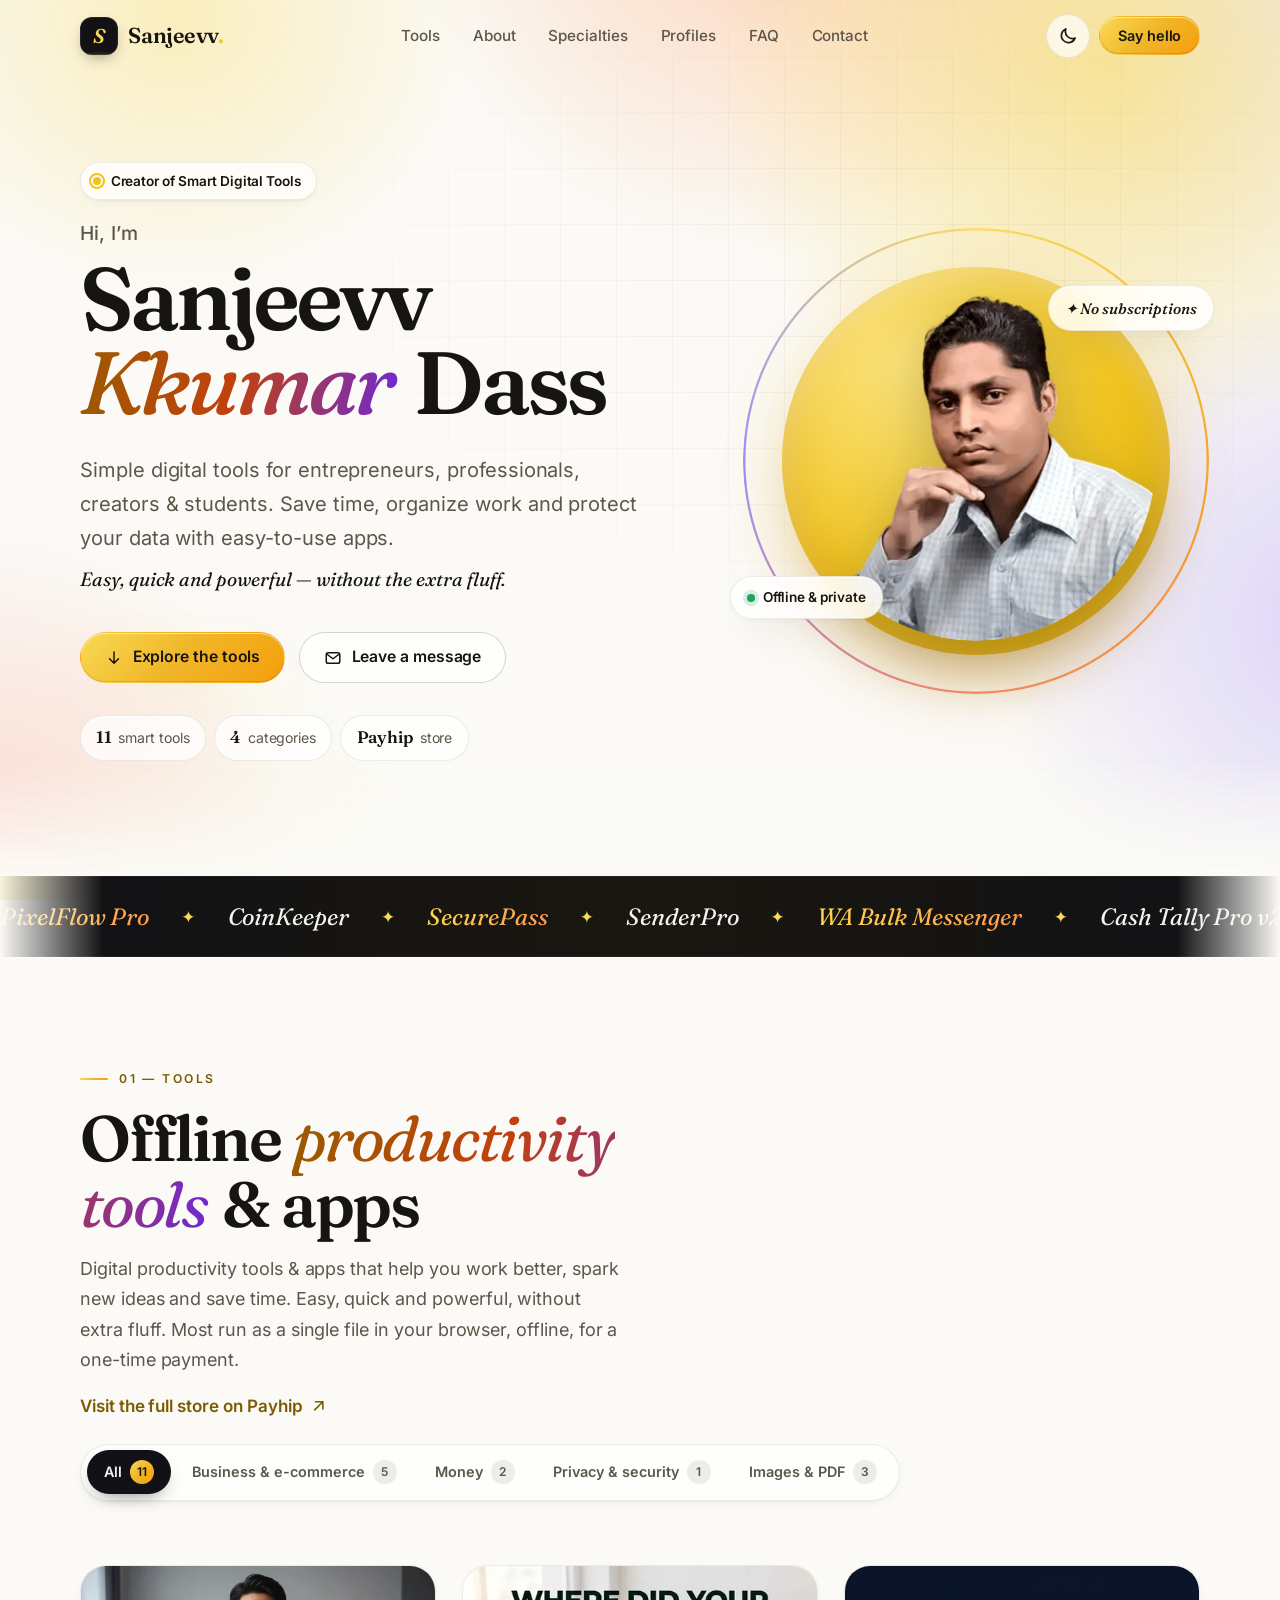
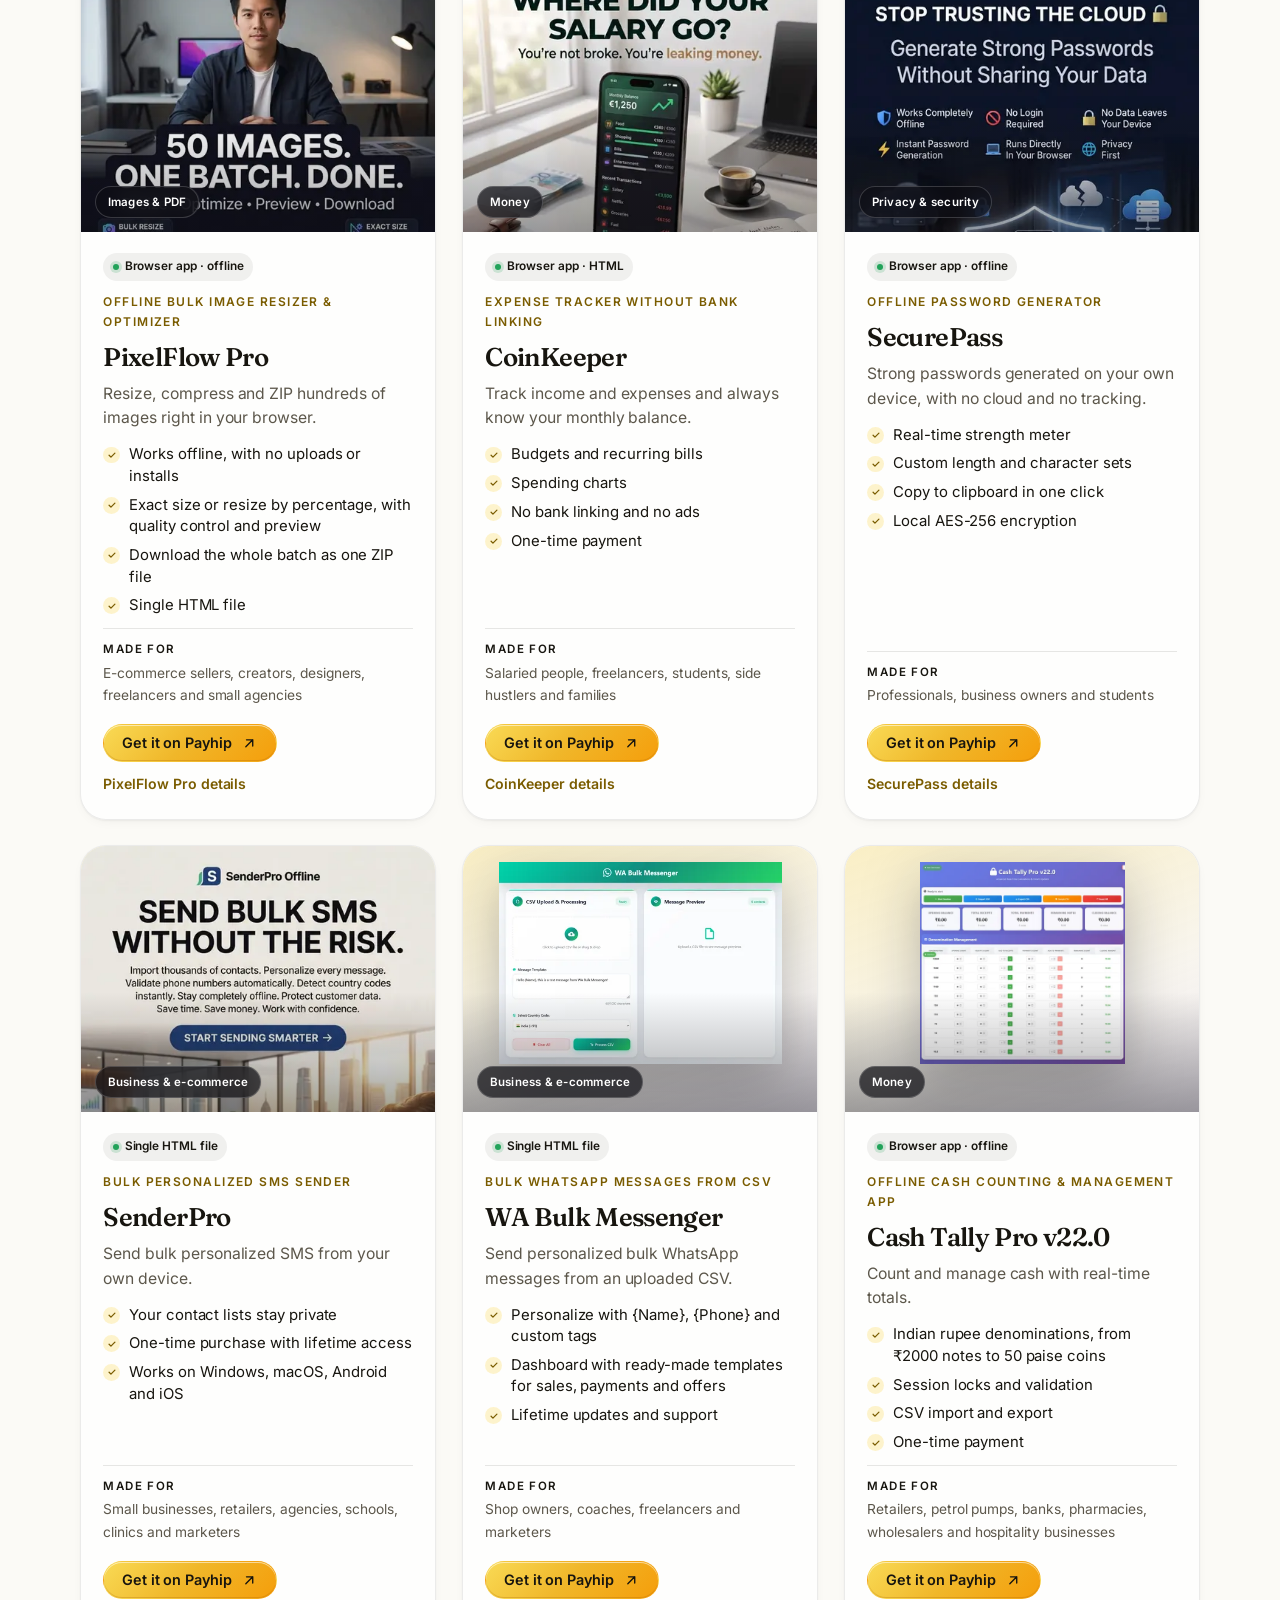
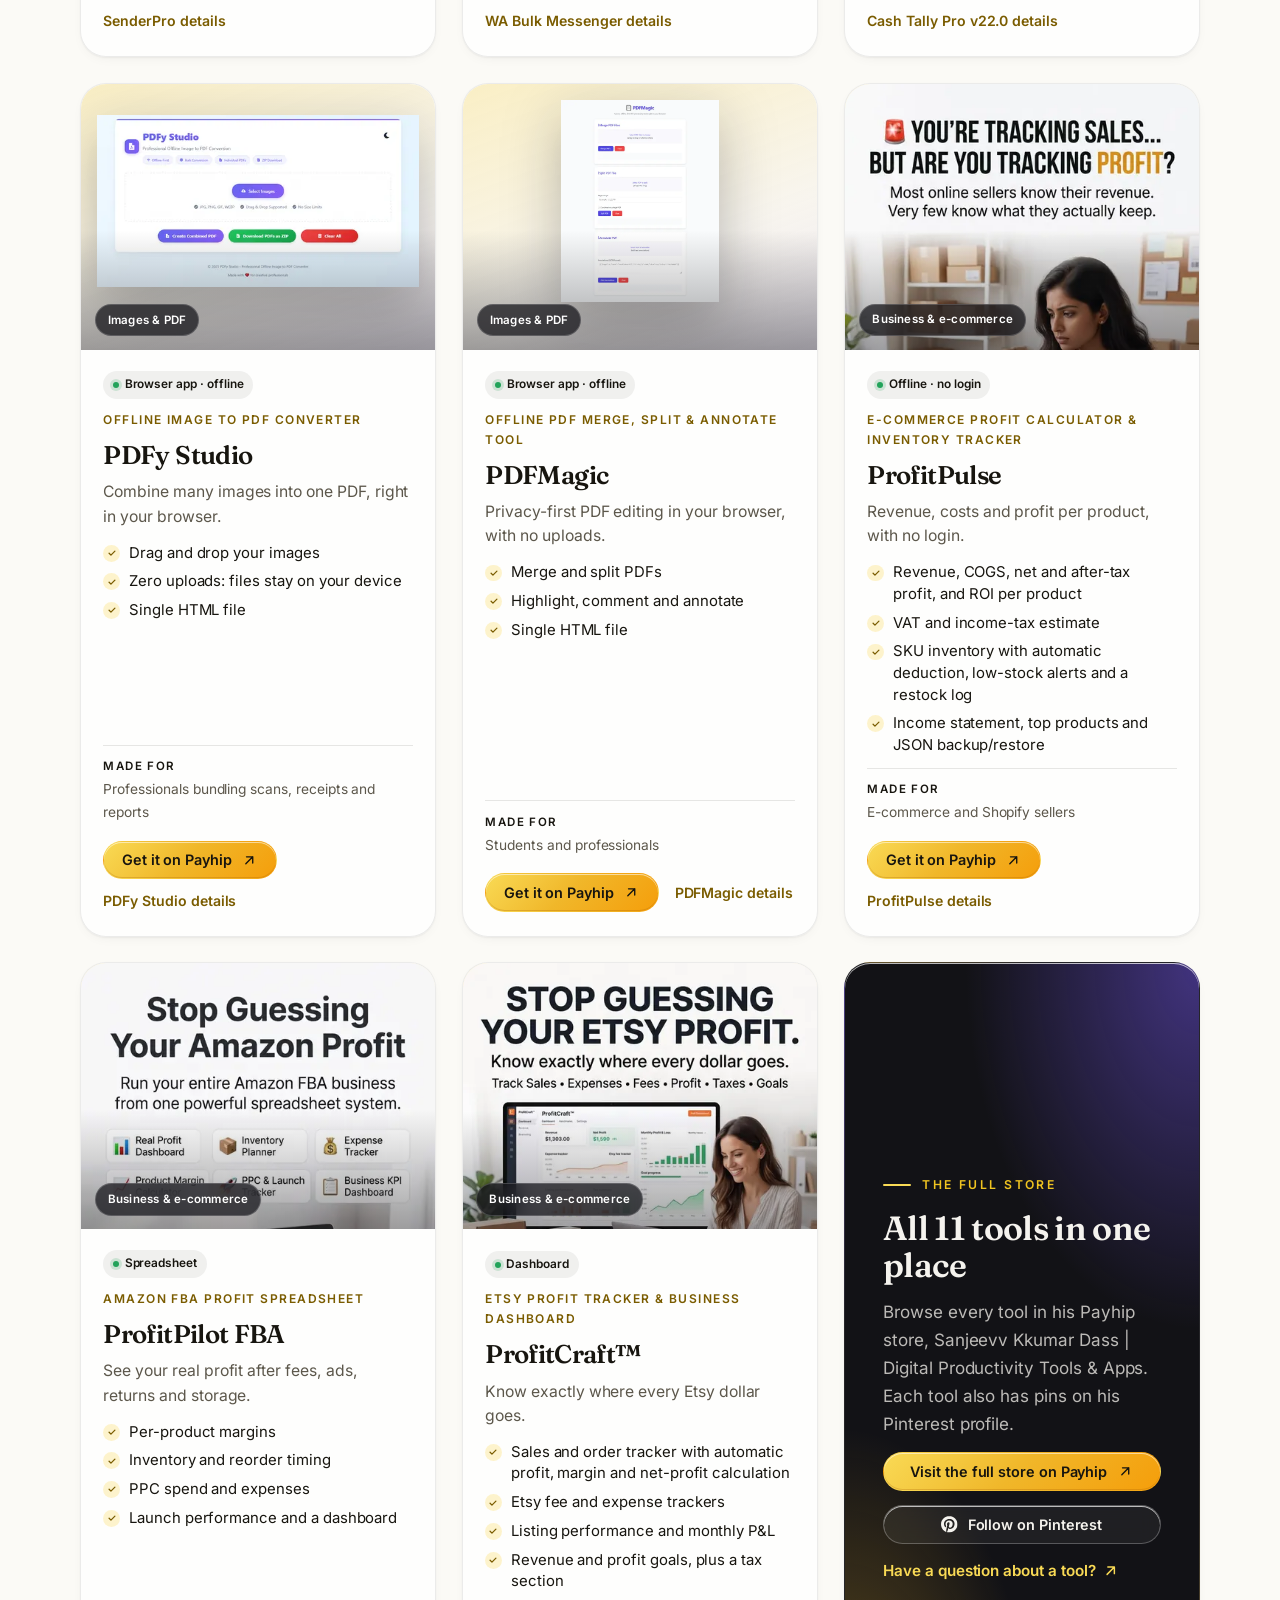
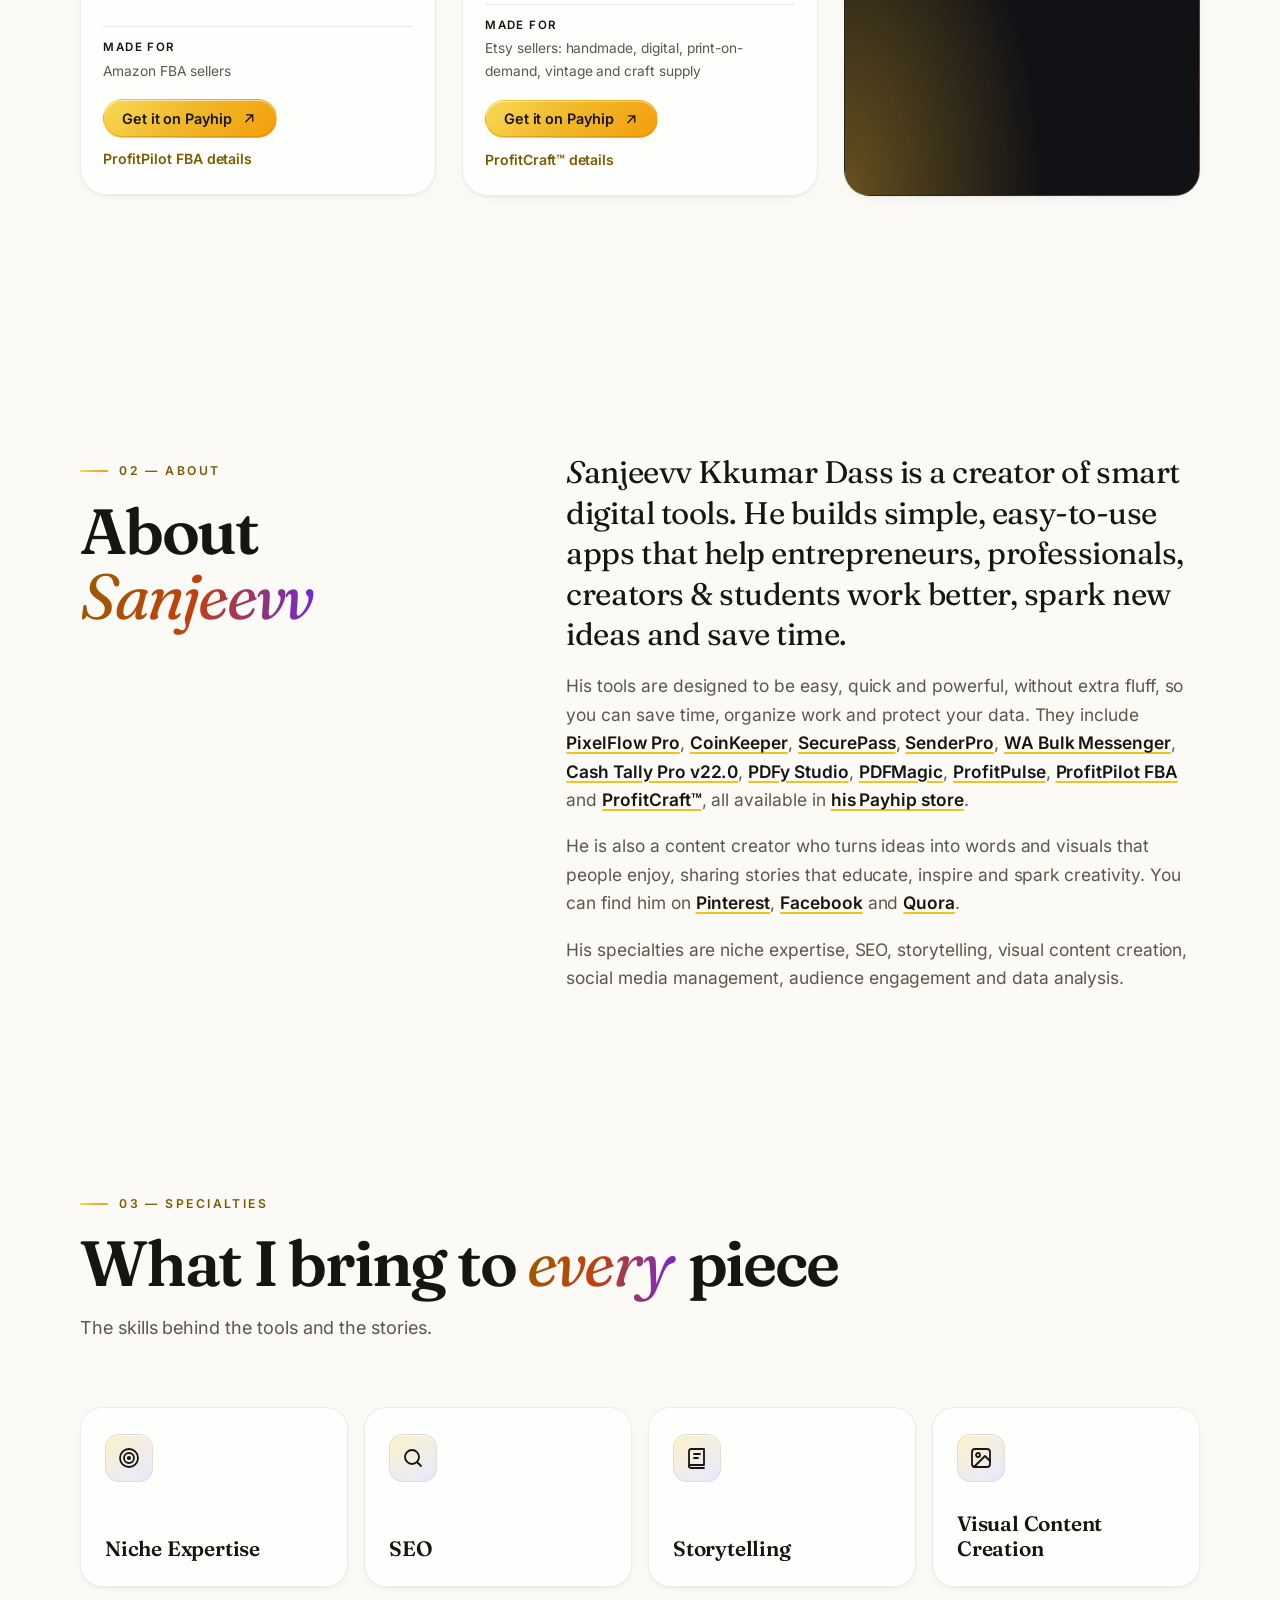
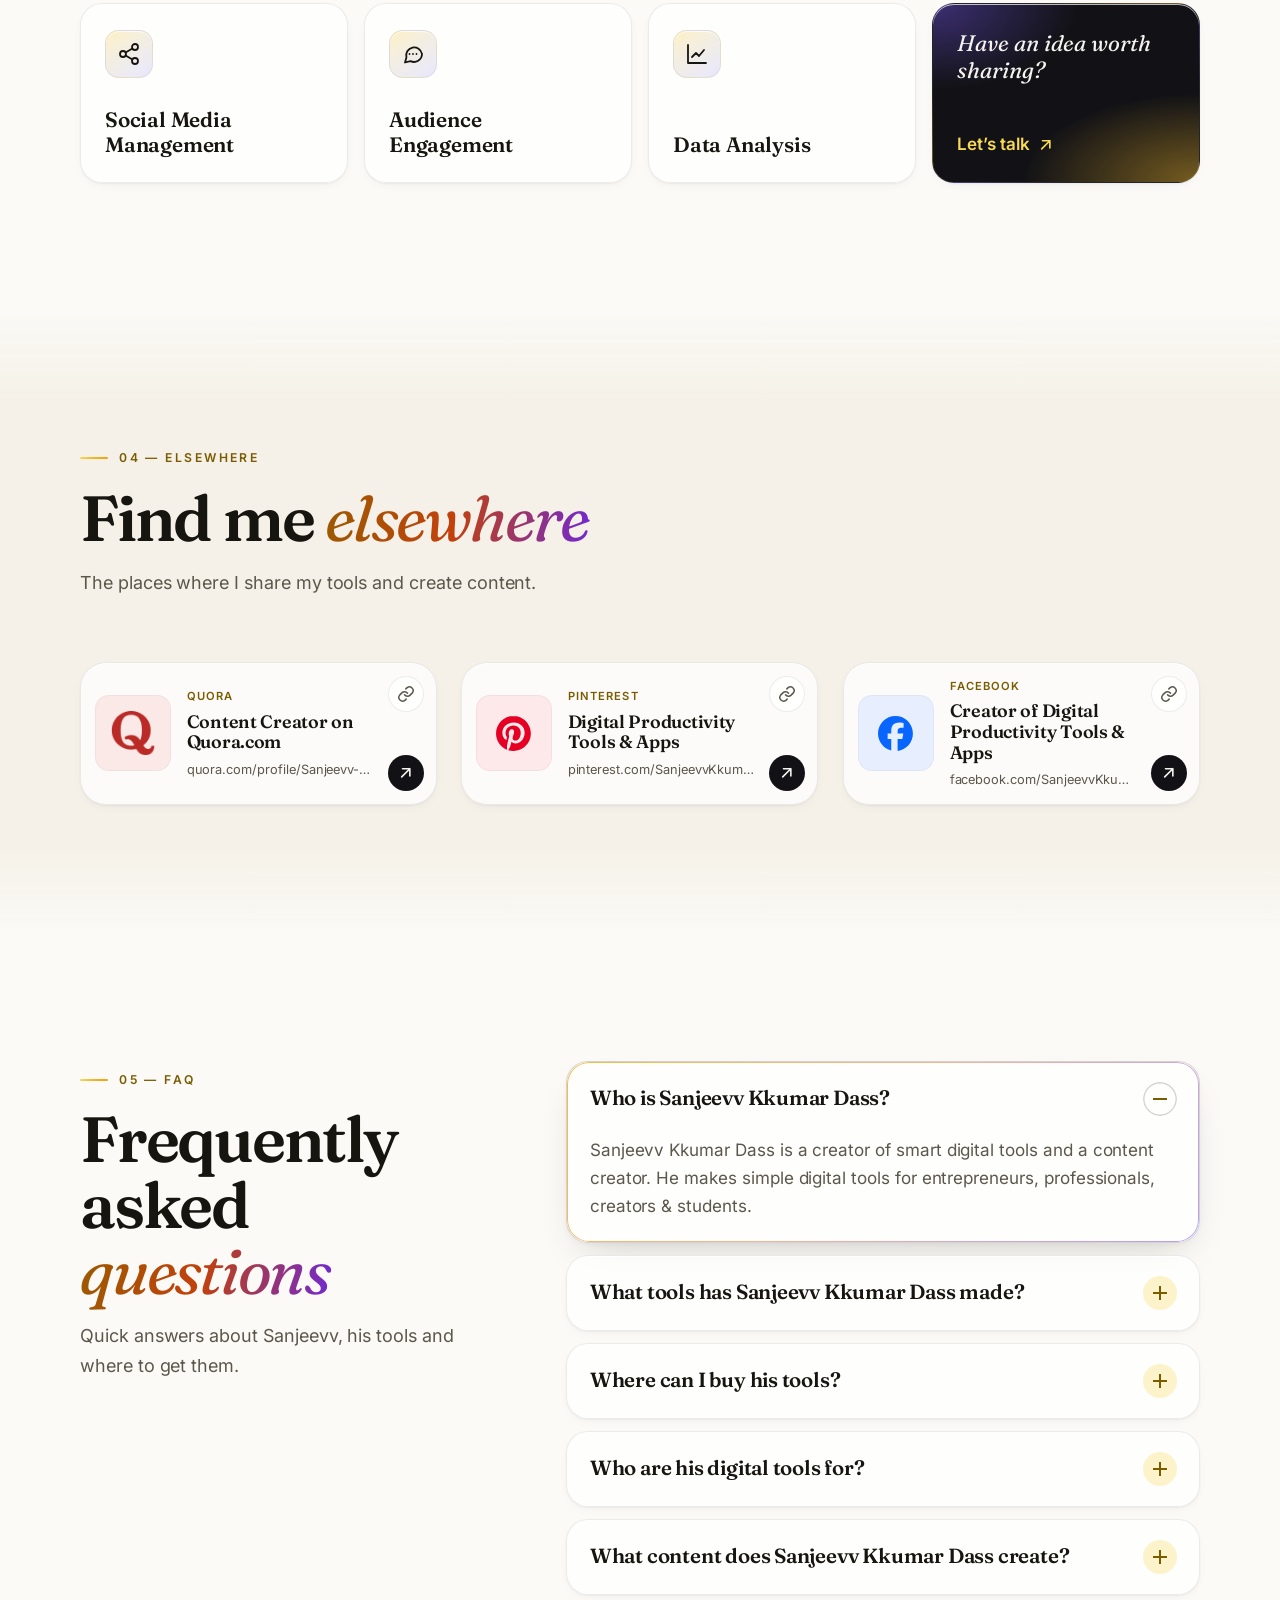
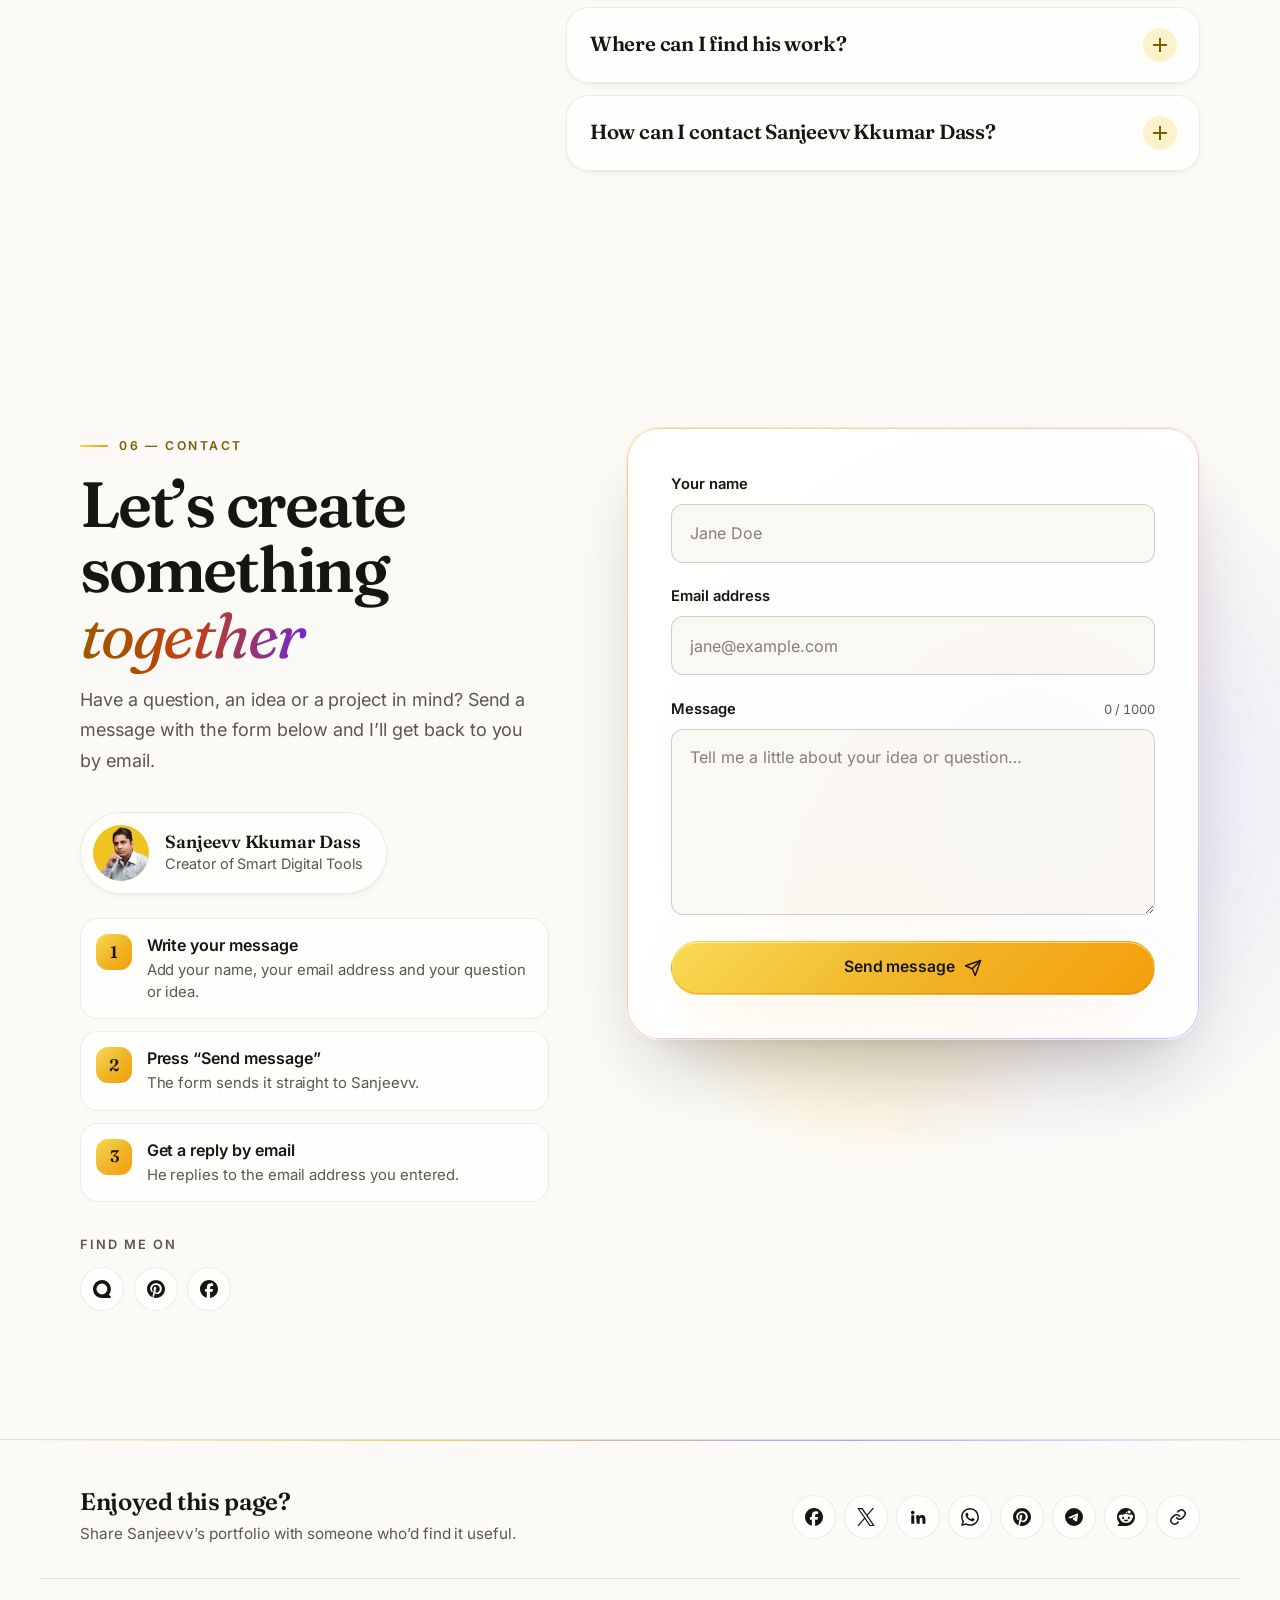
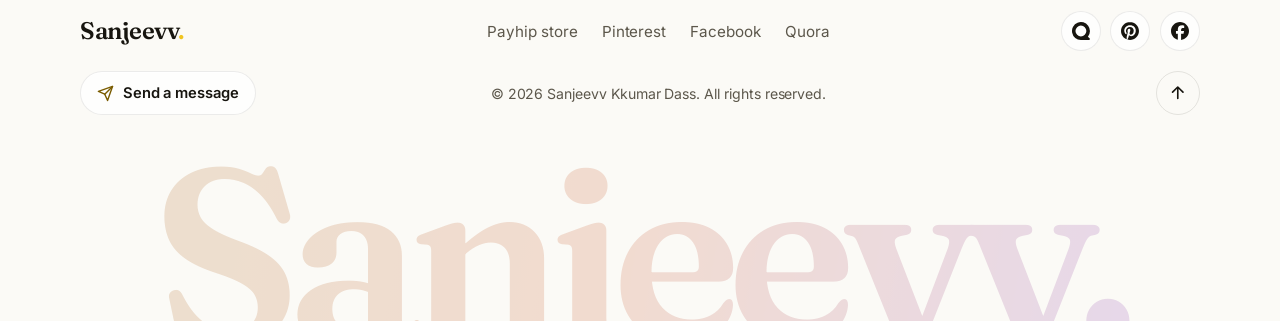
<file: index.html>
<!DOCTYPE html>
<html lang="en" data-theme="light">
<head>
  <meta charset="utf-8" />
  <meta name="viewport" content="width=device-width, initial-scale=1" />
  <title>Sanjeevv Kkumar Dass | Digital Productivity Tools &amp; Apps</title>
  <meta name="description" content="Offline browser tools by Sanjeevv Kkumar Dass for images, PDFs, passwords, budgets, cash counting, bulk SMS &amp; WhatsApp, and e-commerce profit tracking." />
  <meta name="robots" content="index, follow, max-image-preview:large" />
  <!-- ============ GOOGLE SEARCH CONSOLE VERIFICATION (HTML-tag method) ============
       Guide: GOOGLE-SEO-NEXT-STEPS.md. In Search Console use a "URL prefix" property for
       https://designruse.github.io/SanjeevvKkumarDass/ and choose "HTML tag". Copy ONLY the
       content value, replace PASTE-CODE on the next line with it, and un-comment that line
       (delete the opening and closing comment markers on that line only). Push, then click
       Verify. Keep the tag here permanently. ============================================ -->
  <!-- <meta name="google-site-verification" content="PASTE-CODE" /> -->
  <link rel="canonical" href="https://designruse.github.io/SanjeevvKkumarDass/" />
  <meta name="author" content="Sanjeevv Kkumar Dass" />
  <meta name="p:domain_verify" content="a2a922fa2f35a44a8bd90faaf03b2ac4" />
  <meta name="p:domain_verify" content="380c43e0d3b3e099196f1c89a497a784"/>
  <meta name="theme-color" content="#f0c420" />
  <meta name="application-name" content="Sanjeevv Kkumar Dass" />
  <meta name="apple-mobile-web-app-title" content="Sanjeevv" />
  <meta name="mobile-web-app-capable" content="yes" />
  <meta name="color-scheme" content="light dark" />

  <meta property="og:type" content="profile" />
  <meta property="og:site_name" content="Sanjeevv Kkumar Dass" />
  <meta property="og:locale" content="en_US" />
  <meta property="og:title" content="Sanjeevv Kkumar Dass | Digital Productivity Tools &amp; Apps" />
  <meta property="og:description" content="Simple digital tools for entrepreneurs, professionals, creators &amp; students. Save time, organize work and protect your data with easy-to-use apps." />
  <meta property="og:url" content="https://designruse.github.io/SanjeevvKkumarDass/" />
  <meta property="og:image" content="https://designruse.github.io/SanjeevvKkumarDass/images/og-image.jpg" />
  <meta property="og:image:secure_url" content="https://designruse.github.io/SanjeevvKkumarDass/images/og-image.jpg" />
  <meta property="og:image:type" content="image/jpeg" />
  <meta property="og:image:width" content="1200" />
  <meta property="og:image:height" content="630" />
  <meta property="og:image:alt" content="Sanjeevv Kkumar Dass, Creator of Smart Digital Tools – portrait on a yellow background" />
  <meta property="og:image" content="https://designruse.github.io/SanjeevvKkumarDass/images/og-image-square.jpg" />
  <meta property="og:image:secure_url" content="https://designruse.github.io/SanjeevvKkumarDass/images/og-image-square.jpg" />
  <meta property="og:image:type" content="image/jpeg" />
  <meta property="og:image:width" content="1200" />
  <meta property="og:image:height" content="1200" />
  <meta property="og:image:alt" content="Sanjeevv Kkumar Dass, Creator of Smart Digital Tools – square portrait card" />
  <meta property="profile:first_name" content="Sanjeevv" />
  <meta property="profile:last_name" content="Kkumar Dass" />
  <meta name="twitter:card" content="summary_large_image" />
  <meta name="twitter:title" content="Sanjeevv Kkumar Dass | Digital Productivity Tools &amp; Apps" />
  <meta name="twitter:description" content="Offline browser tools by Sanjeevv Kkumar Dass for images, PDFs, passwords, budgets, cash counting, bulk SMS &amp; WhatsApp, and e-commerce profit tracking." />
  <meta name="twitter:image" content="https://designruse.github.io/SanjeevvKkumarDass/images/og-image.jpg" />
  <meta name="twitter:image:alt" content="Sanjeevv Kkumar Dass, Creator of Smart Digital Tools – portrait on a yellow background" />

  <link rel="apple-touch-icon" sizes="180x180" href="images/apple-touch-icon.png" />
  <link rel="icon" type="image/png" sizes="48x48" href="images/favicon-48x48.png" />
  <link rel="icon" type="image/png" sizes="96x96" href="images/favicon-96x96.png" />
  <link rel="icon" type="image/png" sizes="192x192" href="images/icon-192.png" />
  <link rel="icon" type="image/png" sizes="32x32" href="images/favicon-32x32.png" />
  <link rel="icon" type="image/png" sizes="16x16" href="images/favicon-16x16.png" />
  <link rel="manifest" href="site.webmanifest" />
  <link rel="mask-icon" href="images/safari-pinned-tab.svg" color="#f0c420" />
  <link rel="shortcut icon" href="images/favicon.ico" />

  <link rel="preload" href="fonts/fraunces-latin.woff2" as="font" type="font/woff2" crossorigin />
  <link rel="preload" href="fonts/inter-latin.woff2" as="font" type="font/woff2" crossorigin />
  <link rel="preload" as="image" href="images/skdas-seated.webp" type="image/webp" fetchpriority="high" />
  <link rel="stylesheet" href="css/styles.css" />
  <!-- Structured data.
       Person.sameAs lists only profiles known to be his (Quora, Pinterest, Facebook, Payhip store).
       ADD YOUR PROFILE URL: when you have them, append your real LinkedIn,
       X, Threads and YouTube profile URLs to the "sameAs" array below, e.g.
       "https://www.linkedin.com/in/YOUR-PROFILE",
       "https://x.com/YOUR-HANDLE",
       "https://www.threads.net/@YOUR-HANDLE", "https://www.youtube.com/@YOUR-HANDLE" -->
  <script type="application/ld+json">
{
  "@context": "https://schema.org",
  "@graph": [
    {
      "@type": "Person",
      "@id": "https://designruse.github.io/SanjeevvKkumarDass/#person",
      "name": "Sanjeevv Kkumar Dass",
      "alternateName": [
        "Sonjeeb Kumar Das"
      ],
      "givenName": "Sanjeevv",
      "familyName": "Kkumar Dass",
      "jobTitle": "Creator of Smart Digital Tools",
      "description": "Sanjeevv Kkumar Dass is a creator of smart digital tools and a content creator. He builds digital productivity tools and apps for entrepreneurs, professionals, creators & students to save time, organize work and protect their data.",
      "image": {
        "@type": "ImageObject",
        "url": "https://designruse.github.io/SanjeevvKkumarDass/images/skdas-seated.webp",
        "width": 343,
        "height": 343
      },
      "url": "https://designruse.github.io/SanjeevvKkumarDass/",
      "knowsAbout": [
        "Digital tools",
        "Productivity tools",
        "Productivity apps",
        "E-commerce profit tracking",
        "Cash management",
        "Bulk WhatsApp messaging",
        "PDF tools",
        "Offline browser apps",
        "Personal finance",
        "Data privacy",
        "Bulk SMS",
        "Image optimization",
        "Niche Expertise",
        "SEO",
        "Storytelling",
        "Visual Content Creation",
        "Social Media Management",
        "Audience Engagement",
        "Data Analysis"
      ],
      "sameAs": [
        "https://www.quora.com/profile/Sanjeevv-Kkumar-Dass",
        "https://www.pinterest.com/SanjeevvKkumarDass/",
        "https://www.facebook.com/SanjeevvKkumarDass/",
        "https://payhip.com/u1757007407332758617765"
      ],
      "mainEntityOfPage": {
        "@id": "https://designruse.github.io/SanjeevvKkumarDass/#profilepage"
      },
      "hasOccupation": [
        {
          "@type": "Occupation",
          "name": "Creator of Smart Digital Tools"
        },
        {
          "@type": "Occupation",
          "name": "Content Creator"
        }
      ]
    },
    {
      "@type": "WebSite",
      "@id": "https://designruse.github.io/SanjeevvKkumarDass/#website",
      "url": "https://designruse.github.io/SanjeevvKkumarDass/",
      "name": "Sanjeevv Kkumar Dass",
      "description": "Offline productivity tools and apps by Sanjeevv Kkumar Dass, creator of smart digital tools.",
      "inLanguage": "en",
      "publisher": {
        "@id": "https://designruse.github.io/SanjeevvKkumarDass/#person"
      },
      "alternateName": [
        "Sanjeevv Kkumar Dass | Digital Productivity Tools & Apps",
        "Sanjeevv Kkumar Dass Portfolio"
      ]
    },
    {
      "@type": "ProfilePage",
      "@id": "https://designruse.github.io/SanjeevvKkumarDass/#profilepage",
      "url": "https://designruse.github.io/SanjeevvKkumarDass/",
      "name": "Sanjeevv Kkumar Dass | Digital Productivity Tools & Apps",
      "inLanguage": "en",
      "isPartOf": {
        "@id": "https://designruse.github.io/SanjeevvKkumarDass/#website"
      },
      "mainEntity": {
        "@id": "https://designruse.github.io/SanjeevvKkumarDass/#person"
      },
      "about": {
        "@id": "https://designruse.github.io/SanjeevvKkumarDass/#person"
      },
      "dateModified": "2026-10-22",
      "primaryImageOfPage": {
        "@type": "ImageObject",
        "url": "https://designruse.github.io/SanjeevvKkumarDass/images/og-image.jpg",
        "width": 1200,
        "height": 630
      },
      "description": "Simple digital tools for entrepreneurs, professionals, creators & students. Save time, organize work and protect your data with easy-to-use apps."
    },
    {
      "@type": "FAQPage",
      "@id": "https://designruse.github.io/SanjeevvKkumarDass/#faq",
      "url": "https://designruse.github.io/SanjeevvKkumarDass/#faq",
      "isPartOf": {
        "@id": "https://designruse.github.io/SanjeevvKkumarDass/#website"
      },
      "mainEntity": [
        {
          "@type": "Question",
          "name": "Who is Sanjeevv Kkumar Dass?",
          "acceptedAnswer": {
            "@type": "Answer",
            "text": "Sanjeevv Kkumar Dass is a creator of smart digital tools and a content creator. He makes simple digital tools for entrepreneurs, professionals, creators & students."
          }
        },
        {
          "@type": "Question",
          "name": "What tools has Sanjeevv Kkumar Dass made?",
          "acceptedAnswer": {
            "@type": "Answer",
            "text": "He has made 11 digital tools: PixelFlow Pro, offline bulk image resizer & optimizer; CoinKeeper, expense tracker without bank linking; SecurePass, offline password generator; SenderPro, bulk personalized SMS sender; WA Bulk Messenger, bulk WhatsApp messages from CSV; Cash Tally Pro v22.0, offline cash counting & management app; PDFy Studio, offline image to PDF converter; PDFMagic, offline PDF merge, split & annotate tool; ProfitPulse, e-commerce profit calculator & inventory tracker; ProfitPilot FBA, amazon FBA profit spreadsheet; and ProfitCraft™, etsy profit tracker & business dashboard."
          }
        },
        {
          "@type": "Question",
          "name": "Where can I buy his tools?",
          "acceptedAnswer": {
            "@type": "Answer",
            "text": "His tools are sold in his Payhip store, Sanjeevv Kkumar Dass | Digital Productivity Tools & Apps. Each tool card on this page has a “Get it on Payhip” link. Most tools are single HTML files that run in your browser, offline, for a one-time payment."
          }
        },
        {
          "@type": "Question",
          "name": "Who are his digital tools for?",
          "acceptedAnswer": {
            "@type": "Answer",
            "text": "His tools are for entrepreneurs, professionals, creators & students. They help people work better, spark new ideas and save time, organize work and protect their data with easy-to-use apps that are easy, quick and powerful, without extra fluff."
          }
        },
        {
          "@type": "Question",
          "name": "What content does Sanjeevv Kkumar Dass create?",
          "acceptedAnswer": {
            "@type": "Answer",
            "text": "He creates written and visual content that shares stories to educate, inspire and spark creativity. His specialties are niche expertise, SEO, storytelling, visual content creation, social media management, audience engagement and data analysis."
          }
        },
        {
          "@type": "Question",
          "name": "Where can I find his work?",
          "acceptedAnswer": {
            "@type": "Answer",
            "text": "You can find his tools in his Payhip store, and his work on Pinterest, Facebook and Quora."
          }
        },
        {
          "@type": "Question",
          "name": "How can I contact Sanjeevv Kkumar Dass?",
          "acceptedAnswer": {
            "@type": "Answer",
            "text": "Use the contact form on this page: enter your name, email address and message, and he will reply by email."
          }
        }
      ]
    },
    {
      "@type": "ItemList",
      "@id": "https://designruse.github.io/SanjeevvKkumarDass/#tools",
      "name": "Digital tools by Sanjeevv Kkumar Dass",
      "numberOfItems": 11,
      "itemListElement": [
        {
          "@type": "ListItem",
          "position": 1,
          "url": "https://designruse.github.io/SanjeevvKkumarDass/tools/pixelflow-pro/",
          "name": "PixelFlow Pro"
        },
        {
          "@type": "ListItem",
          "position": 2,
          "url": "https://designruse.github.io/SanjeevvKkumarDass/tools/coinkeeper/",
          "name": "CoinKeeper"
        },
        {
          "@type": "ListItem",
          "position": 3,
          "url": "https://designruse.github.io/SanjeevvKkumarDass/tools/securepass/",
          "name": "SecurePass"
        },
        {
          "@type": "ListItem",
          "position": 4,
          "url": "https://designruse.github.io/SanjeevvKkumarDass/tools/senderpro/",
          "name": "SenderPro"
        },
        {
          "@type": "ListItem",
          "position": 5,
          "url": "https://designruse.github.io/SanjeevvKkumarDass/tools/wa-bulk-messenger/",
          "name": "WA Bulk Messenger"
        },
        {
          "@type": "ListItem",
          "position": 6,
          "url": "https://designruse.github.io/SanjeevvKkumarDass/tools/cash-tally-pro/",
          "name": "Cash Tally Pro v22.0"
        },
        {
          "@type": "ListItem",
          "position": 7,
          "url": "https://designruse.github.io/SanjeevvKkumarDass/tools/pdfy-studio/",
          "name": "PDFy Studio"
        },
        {
          "@type": "ListItem",
          "position": 8,
          "url": "https://designruse.github.io/SanjeevvKkumarDass/tools/pdfmagic/",
          "name": "PDFMagic"
        },
        {
          "@type": "ListItem",
          "position": 9,
          "url": "https://designruse.github.io/SanjeevvKkumarDass/tools/profitpulse/",
          "name": "ProfitPulse"
        },
        {
          "@type": "ListItem",
          "position": 10,
          "url": "https://designruse.github.io/SanjeevvKkumarDass/tools/profitpilot-fba/",
          "name": "ProfitPilot FBA"
        },
        {
          "@type": "ListItem",
          "position": 11,
          "url": "https://designruse.github.io/SanjeevvKkumarDass/tools/profitcraft/",
          "name": "ProfitCraft™"
        }
      ]
    }
  ]
}
  </script>

  <script>
    (function () {
      try {
        var t = localStorage.getItem('theme');
        if (!t) t = window.matchMedia('(prefers-color-scheme: dark)').matches ? 'dark' : 'light';
        document.documentElement.setAttribute('data-theme', t);
      } catch (e) {}
      document.documentElement.classList.add('js');
    })();
  </script>
</head>
<body>
  <a class="skip-link" href="#main">Skip to content</a>

  <svg width="0" height="0" class="sr-only" aria-hidden="true" focusable="false">
    <symbol id="i-arrow" viewBox="0 0 24 24"><path d="M7 17 17 7M8 7h9v9" fill="none" stroke="currentColor" stroke-width="2" stroke-linecap="round" stroke-linejoin="round"/></symbol>
    <symbol id="i-arrow-down" viewBox="0 0 24 24"><path d="M12 4v15m0 0-6-6m6 6 6-6" fill="none" stroke="currentColor" stroke-width="2" stroke-linecap="round" stroke-linejoin="round"/></symbol>
    <symbol id="i-copy" viewBox="0 0 24 24"><g fill="none" stroke="currentColor" stroke-width="2" stroke-linecap="round" stroke-linejoin="round"><path d="M10 13a5 5 0 0 0 7.5.5l3-3a5 5 0 0 0-7-7l-1.7 1.7"/><path d="M14 11a5 5 0 0 0-7.5-.5l-3 3a5 5 0 0 0 7 7l1.7-1.7"/></g></symbol>
    <symbol id="i-check" viewBox="0 0 24 24"><path d="m5 12.5 4.5 4.5L19 7.5" fill="none" stroke="currentColor" stroke-width="2.2" stroke-linecap="round" stroke-linejoin="round"/></symbol>
    <symbol id="i-mail" viewBox="0 0 24 24"><g fill="none" stroke="currentColor" stroke-width="2" stroke-linecap="round" stroke-linejoin="round"><rect x="3" y="5" width="18" height="14" rx="2.5"/><path d="m4 7 8 6 8-6"/></g></symbol>
    <symbol id="i-send" viewBox="0 0 24 24"><g fill="none" stroke="currentColor" stroke-width="2" stroke-linecap="round" stroke-linejoin="round"><path d="M22 2 11 13"/><path d="M22 2 15 22l-4-9-9-4 20-7Z"/></g></symbol>
    <symbol id="i-sun" viewBox="0 0 24 24"><g fill="none" stroke="currentColor" stroke-width="2" stroke-linecap="round"><circle cx="12" cy="12" r="4.2"/><path d="M12 2v2M12 20v2M4.9 4.9l1.4 1.4M17.7 17.7l1.4 1.4M2 12h2M20 12h2M4.9 19.1l1.4-1.4M17.7 6.3l1.4-1.4"/></g></symbol>
    <symbol id="i-moon" viewBox="0 0 24 24"><path d="M20.5 14.5A8.5 8.5 0 0 1 9.5 3.5a8.5 8.5 0 1 0 11 11Z" fill="none" stroke="currentColor" stroke-width="2" stroke-linejoin="round"/></symbol>
    <symbol id="s-quora" viewBox="0 0 24 24"><path fill="currentColor" d="M7.3799.9483A11.9628 11.9628 0 0 1 21.248 19.5397l2.4096 2.4225c.7322.7362.21 1.9905-.8272 1.9905l-10.7105.01a12.52 12.52 0 0 1-.304 0h-.02A11.9628 11.9628 0 0 1 7.3818.9503Zm7.3217 4.428a7.1717 7.1717 0 1 0-5.4873 13.2512 7.1717 7.1717 0 0 0 5.4883-13.2511Z"/></symbol>
    <symbol id="s-facebook" viewBox="0 0 24 24"><path fill="currentColor" d="M9.101 23.691v-7.98H6.627v-3.667h2.474v-1.58c0-4.085 1.848-5.978 5.858-5.978.401 0 .955.042 1.468.103a8.68 8.68 0 0 1 1.141.195v3.325a8.623 8.623 0 0 0-.653-.036 26.805 26.805 0 0 0-.733-.009c-.707 0-1.259.096-1.675.309a1.686 1.686 0 0 0-.679.622c-.258.42-.374.995-.374 1.752v1.297h3.919l-.386 2.103-.287 1.564h-3.246v8.245C19.396 23.238 24 18.179 24 12.044c0-6.627-5.373-12-12-12s-12 5.373-12 12c0 5.628 3.874 10.35 9.101 11.647Z"/></symbol>
    <symbol id="s-x" viewBox="0 0 24 24"><path fill="currentColor" d="M14.234 10.162 22.977 0h-2.072l-7.591 8.824L7.251 0H.258l9.168 13.343L.258 24H2.33l8.016-9.318L16.749 24h6.993zm-2.837 3.299-.929-1.329L3.076 1.56h3.182l5.965 8.532.929 1.329 7.754 11.09h-3.182z"/></symbol>
    <symbol id="s-whatsapp" viewBox="0 0 24 24"><path fill="currentColor" d="M17.472 14.382c-.297-.149-1.758-.867-2.03-.967-.273-.099-.471-.148-.67.15-.197.297-.767.966-.94 1.164-.173.199-.347.223-.644.075-.297-.15-1.255-.463-2.39-1.475-.883-.788-1.48-1.761-1.653-2.059-.173-.297-.018-.458.13-.606.134-.133.298-.347.446-.52.149-.174.198-.298.298-.497.099-.198.05-.371-.025-.52-.075-.149-.669-1.612-.916-2.207-.242-.579-.487-.5-.669-.51-.173-.008-.371-.01-.57-.01-.198 0-.52.074-.792.372-.272.297-1.04 1.016-1.04 2.479 0 1.462 1.065 2.875 1.213 3.074.149.198 2.096 3.2 5.077 4.487.709.306 1.262.489 1.694.625.712.227 1.36.195 1.871.118.571-.085 1.758-.719 2.006-1.413.248-.694.248-1.289.173-1.413-.074-.124-.272-.198-.57-.347m-5.421 7.403h-.004a9.87 9.87 0 01-5.031-1.378l-.361-.214-3.741.982.998-3.648-.235-.374a9.86 9.86 0 01-1.51-5.26c.001-5.45 4.436-9.884 9.888-9.884 2.64 0 5.122 1.03 6.988 2.898a9.825 9.825 0 012.893 6.994c-.003 5.45-4.437 9.884-9.885 9.884m8.413-18.297A11.815 11.815 0 0012.05 0C5.495 0 .16 5.335.157 11.892c0 2.096.547 4.142 1.588 5.945L.057 24l6.305-1.654a11.882 11.882 0 005.683 1.448h.005c6.554 0 11.89-5.335 11.893-11.893a11.821 11.821 0 00-3.48-8.413Z"/></symbol>
    <symbol id="s-pinterest" viewBox="0 0 24 24"><path fill="currentColor" d="M12.017 0C5.396 0 .029 5.367.029 11.987c0 5.079 3.158 9.417 7.618 11.162-.105-.949-.199-2.403.041-3.439.219-.937 1.406-5.957 1.406-5.957s-.359-.72-.359-1.781c0-1.663.967-2.911 2.168-2.911 1.024 0 1.518.769 1.518 1.688 0 1.029-.653 2.567-.992 3.992-.285 1.193.6 2.165 1.775 2.165 2.128 0 3.768-2.245 3.768-5.487 0-2.861-2.063-4.869-5.008-4.869-3.41 0-5.409 2.562-5.409 5.199 0 1.033.394 2.143.889 2.741.099.12.112.225.085.345-.09.375-.293 1.199-.334 1.363-.053.225-.172.271-.401.165-1.495-.69-2.433-2.878-2.433-4.646 0-3.776 2.748-7.252 7.92-7.252 4.158 0 7.392 2.967 7.392 6.923 0 4.135-2.607 7.462-6.233 7.462-1.214 0-2.354-.629-2.758-1.379l-.749 2.848c-.269 1.045-1.004 2.352-1.498 3.146 1.123.345 2.306.535 3.55.535 6.607 0 11.985-5.365 11.985-11.987C23.97 5.39 18.592.026 11.985.026L12.017 0z"/></symbol>
    <symbol id="s-telegram" viewBox="0 0 24 24"><path fill="currentColor" d="M11.944 0A12 12 0 0 0 0 12a12 12 0 0 0 12 12 12 12 0 0 0 12-12A12 12 0 0 0 12 0a12 12 0 0 0-.056 0zm4.962 7.224c.1-.002.321.023.465.14a.506.506 0 0 1 .171.325c.016.093.036.306.02.472-.18 1.898-.962 6.502-1.36 8.627-.168.9-.499 1.201-.82 1.23-.696.065-1.225-.46-1.9-.902-1.056-.693-1.653-1.124-2.678-1.8-1.185-.78-.417-1.21.258-1.91.177-.184 3.247-2.977 3.307-3.23.007-.032.014-.15-.056-.212s-.174-.041-.249-.024c-.106.024-1.793 1.14-5.061 3.345-.48.33-.913.49-1.302.48-.428-.008-1.252-.241-1.865-.44-.752-.245-1.349-.374-1.297-.789.027-.216.325-.437.893-.663 3.498-1.524 5.83-2.529 6.998-3.014 3.332-1.386 4.025-1.627 4.476-1.635z"/></symbol>
    <symbol id="s-reddit" viewBox="0 0 24 24"><path fill="currentColor" d="M12 0C5.373 0 0 5.373 0 12c0 3.314 1.343 6.314 3.515 8.485l-2.286 2.286C.775 23.225 1.097 24 1.738 24H12c6.627 0 12-5.373 12-12S18.627 0 12 0Zm4.388 3.199c1.104 0 1.999.895 1.999 1.999 0 1.105-.895 2-1.999 2-.946 0-1.739-.657-1.947-1.539v.002c-1.147.162-2.032 1.15-2.032 2.341v.007c1.776.067 3.4.567 4.686 1.363.473-.363 1.064-.58 1.707-.58 1.547 0 2.802 1.254 2.802 2.802 0 1.117-.655 2.081-1.601 2.531-.088 3.256-3.637 5.876-7.997 5.876-4.361 0-7.905-2.617-7.998-5.87-.954-.447-1.614-1.415-1.614-2.538 0-1.548 1.255-2.802 2.803-2.802.645 0 1.239.218 1.712.585 1.275-.79 2.881-1.291 4.64-1.365v-.01c0-1.663 1.263-3.034 2.88-3.207.188-.911.993-1.595 1.959-1.595Zm-8.085 8.376c-.784 0-1.459.78-1.506 1.797-.047 1.016.64 1.429 1.426 1.429.786 0 1.371-.369 1.418-1.385.047-1.017-.553-1.841-1.338-1.841Zm7.406 0c-.786 0-1.385.824-1.338 1.841.047 1.017.634 1.385 1.418 1.385.785 0 1.473-.413 1.426-1.429-.046-1.017-.721-1.797-1.506-1.797Zm-3.703 4.013c-.974 0-1.907.048-2.77.135-.147.015-.241.168-.183.305.483 1.154 1.622 1.964 2.953 1.964 1.33 0 2.47-.81 2.953-1.964.057-.137-.037-.29-.184-.305-.863-.087-1.795-.135-2.769-.135Z"/></symbol>
    <symbol id="s-threads" viewBox="0 0 24 24"><path fill="currentColor" d="M18.263 11.097c-.03-3.486-1.92-5.586-5.111-5.586-2.13 0-3.922.963-4.863 2.499l2.062 1.438c.535-.843 1.272-1.543 2.628-1.543 1.528 0 2.318.85 2.544 2.431a15 15 0 0 0-2.236-.173c-4.125 0-6.068 1.867-6.068 4.336s1.943 3.99 4.804 3.99c3.139 0 5.013-2.115 5.781-4.735.798.361 1.348 1.204 1.348 2.47 0 3.387-3.907 5.232-7.22 5.232-4.885 0-8.077-3.207-8.077-8.424 0-6.392 4.223-10.487 9.9-10.487 3.808 0 5.69 1.671 6.97 3.914l2.108-1.475C21.44 2.078 18.331 0 13.663 0 6.227 0 1.168 5.277 1.168 12.934c0 7 4.953 11.066 10.856 11.066 4.878 0 9.809-2.846 9.809-7.716 0-2.545-1.46-4.231-3.569-5.187m-6.33 4.855c-1.077 0-2.026-.512-2.026-1.453 0-1.483 1.822-1.934 3.606-1.934.678 0 1.34.045 1.927.173-.422 1.927-1.671 3.215-3.508 3.214Z"/></symbol>
    <symbol id="s-youtube" viewBox="0 0 24 24"><path fill="currentColor" d="M23.498 6.186a3.016 3.016 0 0 0-2.122-2.136C19.505 3.545 12 3.545 12 3.545s-7.505 0-9.377.505A3.017 3.017 0 0 0 .502 6.186C0 8.07 0 12 0 12s0 3.93.502 5.814a3.016 3.016 0 0 0 2.122 2.136c1.871.505 9.376.505 9.376.505s7.505 0 9.377-.505a3.015 3.015 0 0 0 2.122-2.136C24 15.93 24 12 24 12s0-3.93-.502-5.814zM9.545 15.568V8.432L15.818 12l-6.273 3.568z"/></symbol>
    <symbol id="s-linkedin" viewBox="0 0 24 24"><path fill="currentColor" d="M4.98 3.5a2.5 2.5 0 1 1 0 5 2.5 2.5 0 0 1 0-5zM3 9.75h4V21H3zM9.5 9.75h3.8v1.6h.05c.53-.95 1.83-1.95 3.77-1.95 4.03 0 4.78 2.5 4.78 5.75V21h-4v-5.1c0-1.22-.02-2.78-1.7-2.78-1.7 0-1.96 1.33-1.96 2.7V21h-4z"/></symbol>
    <symbol id="i-share" viewBox="0 0 24 24"><g fill="none" stroke="currentColor" stroke-width="2" stroke-linecap="round" stroke-linejoin="round"><path d="M4 12v7a2 2 0 0 0 2 2h12a2 2 0 0 0 2-2v-7"/><path d="m16 6-4-4-4 4M12 2v13"/></g></symbol>
  </svg>

  <header class="site-header" id="top">
    <nav class="nav container" aria-label="Primary">
      <a class="brand" href="#top">
        <span class="brand-mark" aria-hidden="true">S</span>
        <span class="brand-name">Sanjeevv<span class="brand-dot">.</span></span><span class="sr-only"> Kkumar Dass, back to top</span>
      </a>
      <ul class="nav-links" id="nav-menu">
        <li><a href="#tools">Tools</a></li>
        <li><a href="#about">About</a></li>
        <li><a href="#specialties">Specialties</a></li>
        <li><a href="#work">Profiles</a></li>
        <li><a href="#faq">FAQ</a></li>
        <li><a href="#contact">Contact</a></li>
        <li class="nav-cta-mobile"><a class="btn btn-primary" href="#contact">Leave a message</a></li>
      </ul>
      <div class="nav-actions">
        <button class="icon-btn theme-toggle" type="button" aria-label="Switch to dark theme">
          <svg class="ico ico-moon" aria-hidden="true"><use href="#i-moon"/></svg>
          <svg class="ico ico-sun" aria-hidden="true"><use href="#i-sun"/></svg>
        </button>
        <a class="btn btn-primary btn-sm nav-cta" href="#contact">Say hello</a>
        <button class="icon-btn menu-toggle" type="button" aria-label="Open menu" aria-expanded="false" aria-controls="nav-menu">
          <span class="bars" aria-hidden="true"><span></span><span></span><span></span></span>
        </button>
      </div>
    </nav>
  </header>

  <main id="main">
    <!-- HERO -->
    <section class="hero" id="home" aria-labelledby="hero-title">
      <div class="hero-bg" aria-hidden="true"></div>
      <div class="container hero-grid">
        <div class="hero-copy">
          <p class="eyebrow rise"><span class="pulse" aria-hidden="true"></span>Creator of Smart Digital Tools</p>
          <h1 id="hero-title" class="display rise">
            <span class="hello">Hi, I’m</span>
            <span class="name-line">Sanjeevv</span>
            <span class="name-line"><em>Kkumar</em> Dass</span>
          </h1>
          <p class="lead rise">Simple digital tools for entrepreneurs, professionals, creators &amp; students. Save time, organize work and protect your data with easy-to-use apps.</p>
          <p class="lead-sub rise">Easy, quick and powerful — without the extra fluff.</p>
          <div class="hero-ctas rise">
            <a class="btn btn-primary btn-down" href="#tools">
              <svg class="ico" aria-hidden="true"><use href="#i-arrow-down"/></svg>
              Explore the tools
            </a>
            <a class="btn btn-ghost" href="#contact">
              <svg class="ico" aria-hidden="true"><use href="#i-mail"/></svg>
              Leave a message
            </a>
          </div>
          <ul class="hero-facts rise" role="list">
            <li><strong>11</strong> smart tools</li>
            <li><strong>4</strong> categories</li>
            <li><strong>Payhip</strong> store</li>
          </ul>
        </div>

        <div class="hero-visual">
          <div class="portrait">
            <div class="portrait-ring" aria-hidden="true"></div>
            <div class="portrait-disc" aria-hidden="true"></div>
            <img src="images/skdas-seated.webp" width="343" height="343" alt="Portrait of Sanjeevv Kkumar Dass, seated with his hand resting under his chin" fetchpriority="high" decoding="async" data-pin-description="Sanjeevv Kkumar Dass – Creator of Smart Digital Tools: simple, easy-to-use apps that help you save time, organize work and protect your data." />
            <div class="badge badge-a" aria-hidden="true"><span class="badge-dot"></span>Offline &amp; private</div>
            <div class="badge badge-b" aria-hidden="true">✦ No subscriptions</div>
          </div>
        </div>
      </div>
    </section>

    <!-- MARQUEE -->
    <div class="marquee" aria-hidden="true">
      <div class="marquee-track">
        <span>PixelFlow Pro</span><i>✦</i><span>CoinKeeper</span><i>✦</i><span>SecurePass</span><i>✦</i><span>SenderPro</span><i>✦</i><span>WA Bulk Messenger</span><i>✦</i><span>Cash Tally Pro v22.0</span><i>✦</i><span>PDFy Studio</span><i>✦</i><span>PDFMagic</span><i>✦</i><span>ProfitPulse</span><i>✦</i><span>ProfitPilot FBA</span><i>✦</i><span>ProfitCraft™</span><i>✦</i>
        <span>PixelFlow Pro</span><i>✦</i><span>CoinKeeper</span><i>✦</i><span>SecurePass</span><i>✦</i><span>SenderPro</span><i>✦</i><span>WA Bulk Messenger</span><i>✦</i><span>Cash Tally Pro v22.0</span><i>✦</i><span>PDFy Studio</span><i>✦</i><span>PDFMagic</span><i>✦</i><span>ProfitPulse</span><i>✦</i><span>ProfitPilot FBA</span><i>✦</i><span>ProfitCraft™</span><i>✦</i>
      </div>
    </div>



    <!-- TOOLS -->
    <section class="section section-tools" id="tools" aria-labelledby="tools-title">
      <div class="container">
        <header class="section-head tools-head reveal">
          <div>
            <p class="kicker">01 — Tools</p>
            <h2 id="tools-title" class="h2">Offline <em>productivity tools</em> &amp; apps</h2>
            <p class="section-sub">Digital productivity tools &amp; apps that help you work better, spark new ideas and save time. Easy, quick and powerful, without extra fluff. Most run as a single file in your browser, offline, for a one-time payment.</p>
            <a class="text-link store-link" href="https://payhip.com/u1757007407332758617765" target="_blank" rel="me noopener">Visit the full store on Payhip <svg class="ico" aria-hidden="true"><use href="#i-arrow"/></svg></a>
          </div>
          <div class="filters" role="group" aria-label="Filter tools by category">
            <button class="chip" type="button" data-filter="all" aria-pressed="true">All <span class="chip-count">11</span></button>
            <button class="chip" type="button" data-filter="business" aria-pressed="false">Business &amp; e-commerce <span class="chip-count">5</span></button>
            <button class="chip" type="button" data-filter="money" aria-pressed="false">Money <span class="chip-count">2</span></button>
            <button class="chip" type="button" data-filter="privacy" aria-pressed="false">Privacy &amp; security <span class="chip-count">1</span></button>
            <button class="chip" type="button" data-filter="media" aria-pressed="false">Images &amp; PDF <span class="chip-count">3</span></button>
          </div>
        </header>
        <p class="sr-only" id="tools-status" role="status" aria-live="polite"></p>
        <div class="tools-grid" id="tools-grid">
          <article class="tool-card reveal" data-cat="media" id="tool-pixelflow-pro" aria-labelledby="tool-pixelflow-pro-name">
            <a class="tool-media" href="tools/pixelflow-pro/" tabindex="-1" aria-hidden="true">
              <img src="images/tools/pixelflow-pro-480.webp" srcset="images/tools/pixelflow-pro-480.webp 480w, images/tools/pixelflow-pro-736.webp 736w" sizes="(min-width: 1240px) 370px, (min-width: 1080px) 30vw, (min-width: 641px) 46vw, 92vw" width="480" height="853" loading="lazy" decoding="async" alt="PixelFlow Pro promo graphic: “50 images. One batch. Done.” Resize, optimize, preview, download." data-pin-description="PixelFlow Pro – Offline bulk image resizer &amp; optimizer. Resize, compress and ZIP hundreds of images right in your browser." />
              <span class="tool-cat">Images &amp; PDF</span>
            </a>
            <div class="tool-body">
              <div class="tool-meta">
                <span class="tool-format">Browser app · offline</span>
                <!-- PRICE SLOT: to show a price later, add <span class="tool-price">$X</span> here (styles are ready in css/styles.css). -->
              </div>
              <p class="tool-kind">Offline bulk image resizer &amp; optimizer</p>
              <h3 id="tool-pixelflow-pro-name" class="tool-name"><a href="tools/pixelflow-pro/">PixelFlow Pro</a></h3>
              <p class="tool-tagline">Resize, compress and ZIP hundreds of images right in your browser.</p>
              <ul class="tool-features" role="list">
                  <li>Works offline, with no uploads or installs</li>
                  <li>Exact size or resize by percentage, with quality control and preview</li>
                  <li>Download the whole batch as one ZIP file</li>
                  <li>Single HTML file</li>
              </ul>
              <p class="tool-audience"><span>Made for</span> E-commerce sellers, creators, designers, freelancers and small agencies</p>
              <div class="tool-actions">
                <a class="btn btn-primary btn-sm tool-cta" href="https://payhip.com/b/JuTpC" target="_blank" rel="noopener" aria-label="Get PixelFlow Pro on Payhip (opens in a new tab)">
                  Get it on Payhip
                  <svg class="ico" aria-hidden="true"><use href="#i-arrow"/></svg>
                </a>
                <a class="text-link tool-more" href="tools/pixelflow-pro/">PixelFlow Pro details</a>
              </div>
            </div>
          </article>
          <article class="tool-card reveal" data-cat="money" id="tool-coinkeeper" aria-labelledby="tool-coinkeeper-name">
            <a class="tool-media" href="tools/coinkeeper/" tabindex="-1" aria-hidden="true">
              <img src="images/tools/coinkeeper-480.webp" srcset="images/tools/coinkeeper-480.webp 480w, images/tools/coinkeeper-736.webp 736w" sizes="(min-width: 1240px) 370px, (min-width: 1080px) 30vw, (min-width: 641px) 46vw, 92vw" width="480" height="853" loading="lazy" decoding="async" alt="CoinKeeper promo graphic: “Where did your salary go?” with the app on a phone screen." data-pin-description="CoinKeeper – Expense tracker without bank linking. Track income and expenses and always know your monthly balance." />
              <span class="tool-cat">Money</span>
            </a>
            <div class="tool-body">
              <div class="tool-meta">
                <span class="tool-format">Browser app · HTML</span>
                <!-- PRICE SLOT: to show a price later, add <span class="tool-price">$X</span> here (styles are ready in css/styles.css). -->
              </div>
              <p class="tool-kind">Expense tracker without bank linking</p>
              <h3 id="tool-coinkeeper-name" class="tool-name"><a href="tools/coinkeeper/">CoinKeeper</a></h3>
              <p class="tool-tagline">Track income and expenses and always know your monthly balance.</p>
              <ul class="tool-features" role="list">
                  <li>Budgets and recurring bills</li>
                  <li>Spending charts</li>
                  <li>No bank linking and no ads</li>
                  <li>One-time payment</li>
              </ul>
              <p class="tool-audience"><span>Made for</span> Salaried people, freelancers, students, side hustlers and families</p>
              <div class="tool-actions">
                <a class="btn btn-primary btn-sm tool-cta" href="https://payhip.com/b/kFY6P" target="_blank" rel="noopener" aria-label="Get CoinKeeper on Payhip (opens in a new tab)">
                  Get it on Payhip
                  <svg class="ico" aria-hidden="true"><use href="#i-arrow"/></svg>
                </a>
                <a class="text-link tool-more" href="tools/coinkeeper/">CoinKeeper details</a>
              </div>
            </div>
          </article>
          <article class="tool-card reveal" data-cat="privacy" id="tool-securepass" aria-labelledby="tool-securepass-name">
            <a class="tool-media" href="tools/securepass/" tabindex="-1" aria-hidden="true">
              <img src="images/tools/securepass-480.webp" srcset="images/tools/securepass-480.webp 480w, images/tools/securepass-736.webp 736w" sizes="(min-width: 1240px) 370px, (min-width: 1080px) 30vw, (min-width: 641px) 46vw, 92vw" width="480" height="853" loading="lazy" decoding="async" alt="SecurePass promo graphic: “Stop trusting the cloud. Generate strong passwords without sharing your data.”" data-pin-description="SecurePass – Offline password generator. Strong passwords generated on your own device, with no cloud and no tracking." />
              <span class="tool-cat">Privacy &amp; security</span>
            </a>
            <div class="tool-body">
              <div class="tool-meta">
                <span class="tool-format">Browser app · offline</span>
                <!-- PRICE SLOT: to show a price later, add <span class="tool-price">$X</span> here (styles are ready in css/styles.css). -->
              </div>
              <p class="tool-kind">Offline password generator</p>
              <h3 id="tool-securepass-name" class="tool-name"><a href="tools/securepass/">SecurePass</a></h3>
              <p class="tool-tagline">Strong passwords generated on your own device, with no cloud and no tracking.</p>
              <ul class="tool-features" role="list">
                  <li>Real-time strength meter</li>
                  <li>Custom length and character sets</li>
                  <li>Copy to clipboard in one click</li>
                  <li>Local AES-256 encryption</li>
              </ul>
              <p class="tool-audience"><span>Made for</span> Professionals, business owners and students</p>
              <div class="tool-actions">
                <a class="btn btn-primary btn-sm tool-cta" href="https://payhip.com/b/VXnq9" target="_blank" rel="noopener" aria-label="Get SecurePass on Payhip (opens in a new tab)">
                  Get it on Payhip
                  <svg class="ico" aria-hidden="true"><use href="#i-arrow"/></svg>
                </a>
                <a class="text-link tool-more" href="tools/securepass/">SecurePass details</a>
              </div>
            </div>
          </article>
          <article class="tool-card reveal" data-cat="business" id="tool-senderpro" aria-labelledby="tool-senderpro-name">
            <a class="tool-media" href="tools/senderpro/" tabindex="-1" aria-hidden="true">
              <img src="images/tools/senderpro-offline-480.webp" srcset="images/tools/senderpro-offline-480.webp 480w, images/tools/senderpro-offline-736.webp 736w" sizes="(min-width: 1240px) 370px, (min-width: 1080px) 30vw, (min-width: 641px) 46vw, 92vw" width="480" height="853" loading="lazy" decoding="async" alt="SenderPro promo graphic: “Send bulk SMS” with the app open on a laptop." data-pin-description="SenderPro – Bulk personalized SMS sender. Send bulk personalized SMS from your own device." />
              <span class="tool-cat">Business &amp; e-commerce</span>
            </a>
            <div class="tool-body">
              <div class="tool-meta">
                <span class="tool-format">Single HTML file</span>
                <!-- PRICE SLOT: to show a price later, add <span class="tool-price">$X</span> here (styles are ready in css/styles.css). -->
              </div>
              <p class="tool-kind">Bulk personalized SMS sender</p>
              <h3 id="tool-senderpro-name" class="tool-name"><a href="tools/senderpro/">SenderPro</a></h3>
              <p class="tool-tagline">Send bulk personalized SMS from your own device.</p>
              <ul class="tool-features" role="list">
                  <li>Your contact lists stay private</li>
                  <li>One-time purchase with lifetime access</li>
                  <li>Works on Windows, macOS, Android and iOS</li>
              </ul>
              <p class="tool-audience"><span>Made for</span> Small businesses, retailers, agencies, schools, clinics and marketers</p>
              <div class="tool-actions">
                <a class="btn btn-primary btn-sm tool-cta" href="https://payhip.com/b/y9urE" target="_blank" rel="noopener" aria-label="Get SenderPro on Payhip (opens in a new tab)">
                  Get it on Payhip
                  <svg class="ico" aria-hidden="true"><use href="#i-arrow"/></svg>
                </a>
                <a class="text-link tool-more" href="tools/senderpro/">SenderPro details</a>
              </div>
            </div>
          </article>
          <article class="tool-card reveal" data-cat="business" id="tool-wa-bulk-messenger" aria-labelledby="tool-wa-bulk-messenger-name">
            <a class="tool-media tool-media-shot" href="tools/wa-bulk-messenger/" tabindex="-1" aria-hidden="true">
              <img src="images/tools/wa-bulk-messenger-480.webp" srcset="images/tools/wa-bulk-messenger-480.webp 480w, images/tools/wa-bulk-messenger-736.webp 736w" sizes="(min-width: 1240px) 370px, (min-width: 1080px) 30vw, (min-width: 641px) 46vw, 92vw" width="480" height="342" loading="lazy" decoding="async" alt="WA Bulk Messenger app screenshot: CSV upload, message template and message preview panels." data-pin-description="WA Bulk Messenger – Bulk WhatsApp messages from CSV. Send personalized bulk WhatsApp messages from an uploaded CSV." />
              <span class="tool-cat">Business &amp; e-commerce</span>
            </a>
            <div class="tool-body">
              <div class="tool-meta">
                <span class="tool-format">Single HTML file</span>
                <!-- PRICE SLOT: to show a price later, add <span class="tool-price">$X</span> here (styles are ready in css/styles.css). -->
              </div>
              <p class="tool-kind">Bulk WhatsApp messages from CSV</p>
              <h3 id="tool-wa-bulk-messenger-name" class="tool-name"><a href="tools/wa-bulk-messenger/">WA Bulk Messenger</a></h3>
              <p class="tool-tagline">Send personalized bulk WhatsApp messages from an uploaded CSV.</p>
              <ul class="tool-features" role="list">
                  <li>Personalize with {Name}, {Phone} and custom tags</li>
                  <li>Dashboard with ready-made templates for sales, payments and offers</li>
                  <li>Lifetime updates and support</li>
              </ul>
              <p class="tool-audience"><span>Made for</span> Shop owners, coaches, freelancers and marketers</p>
              <div class="tool-actions">
                <a class="btn btn-primary btn-sm tool-cta" href="https://payhip.com/b/xycf0" target="_blank" rel="noopener" aria-label="Get WA Bulk Messenger on Payhip (opens in a new tab)">
                  Get it on Payhip
                  <svg class="ico" aria-hidden="true"><use href="#i-arrow"/></svg>
                </a>
                <a class="text-link tool-more" href="tools/wa-bulk-messenger/">WA Bulk Messenger details</a>
              </div>
            </div>
          </article>
          <article class="tool-card reveal" data-cat="money" id="tool-cash-tally-pro" aria-labelledby="tool-cash-tally-pro-name">
            <a class="tool-media tool-media-shot" href="tools/cash-tally-pro/" tabindex="-1" aria-hidden="true">
              <img src="images/tools/cash-tally-pro-480.webp" srcset="images/tools/cash-tally-pro-480.webp 480w, images/tools/cash-tally-pro-736.webp 736w" sizes="(min-width: 1240px) 370px, (min-width: 1080px) 30vw, (min-width: 641px) 46vw, 92vw" width="480" height="472" loading="lazy" decoding="async" alt="Cash Tally Pro v22.0 app screenshot: summary totals and a denomination management table." data-pin-description="Cash Tally Pro v22.0 – Offline cash counting &amp; management app. Count and manage cash with real-time totals." />
              <span class="tool-cat">Money</span>
            </a>
            <div class="tool-body">
              <div class="tool-meta">
                <span class="tool-format">Browser app · offline</span>
                <!-- PRICE SLOT: to show a price later, add <span class="tool-price">$X</span> here (styles are ready in css/styles.css). -->
              </div>
              <p class="tool-kind">Offline cash counting &amp; management app</p>
              <h3 id="tool-cash-tally-pro-name" class="tool-name"><a href="tools/cash-tally-pro/">Cash Tally Pro v22.0</a></h3>
              <p class="tool-tagline">Count and manage cash with real-time totals.</p>
              <ul class="tool-features" role="list">
                  <li>Indian rupee denominations, from ₹2000 notes to 50 paise coins</li>
                  <li>Session locks and validation</li>
                  <li>CSV import and export</li>
                  <li>One-time payment</li>
              </ul>
              <p class="tool-audience"><span>Made for</span> Retailers, petrol pumps, banks, pharmacies, wholesalers and hospitality businesses</p>
              <div class="tool-actions">
                <a class="btn btn-primary btn-sm tool-cta" href="https://payhip.com/b/xmBAs" target="_blank" rel="noopener" aria-label="Get Cash Tally Pro v22.0 on Payhip (opens in a new tab)">
                  Get it on Payhip
                  <svg class="ico" aria-hidden="true"><use href="#i-arrow"/></svg>
                </a>
                <a class="text-link tool-more" href="tools/cash-tally-pro/">Cash Tally Pro v22.0 details</a>
              </div>
            </div>
          </article>
          <article class="tool-card reveal" data-cat="media" id="tool-pdfy-studio" aria-labelledby="tool-pdfy-studio-name">
            <a class="tool-media tool-media-shot" href="tools/pdfy-studio/" tabindex="-1" aria-hidden="true">
              <img src="images/tools/pdfy-studio-480.webp" srcset="images/tools/pdfy-studio-480.webp 480w, images/tools/pdfy-studio-736.webp 736w" sizes="(min-width: 1240px) 370px, (min-width: 1080px) 30vw, (min-width: 641px) 46vw, 92vw" width="480" height="257" loading="lazy" decoding="async" alt="PDFy Studio app screenshot: “Professional offline image to PDF conversion” with a Select Images button." data-pin-description="PDFy Studio – Offline image to PDF converter. Combine many images into one PDF, right in your browser." />
              <span class="tool-cat">Images &amp; PDF</span>
            </a>
            <div class="tool-body">
              <div class="tool-meta">
                <span class="tool-format">Browser app · offline</span>
                <!-- PRICE SLOT: to show a price later, add <span class="tool-price">$X</span> here (styles are ready in css/styles.css). -->
              </div>
              <p class="tool-kind">Offline image to PDF converter</p>
              <h3 id="tool-pdfy-studio-name" class="tool-name"><a href="tools/pdfy-studio/">PDFy Studio</a></h3>
              <p class="tool-tagline">Combine many images into one PDF, right in your browser.</p>
              <ul class="tool-features" role="list">
                  <li>Drag and drop your images</li>
                  <li>Zero uploads: files stay on your device</li>
                  <li>Single HTML file</li>
              </ul>
              <p class="tool-audience"><span>Made for</span> Professionals bundling scans, receipts and reports</p>
              <div class="tool-actions">
                <a class="btn btn-primary btn-sm tool-cta" href="https://payhip.com/b/Nrjd2" target="_blank" rel="noopener" aria-label="Get PDFy Studio on Payhip (opens in a new tab)">
                  Get it on Payhip
                  <svg class="ico" aria-hidden="true"><use href="#i-arrow"/></svg>
                </a>
                <a class="text-link tool-more" href="tools/pdfy-studio/">PDFy Studio details</a>
              </div>
            </div>
          </article>
          <article class="tool-card reveal" data-cat="media" id="tool-pdfmagic" aria-labelledby="tool-pdfmagic-name">
            <a class="tool-media tool-media-shot" href="tools/pdfmagic/" tabindex="-1" aria-hidden="true">
              <img src="images/tools/pdfmagic-480.webp" srcset="images/tools/pdfmagic-480.webp 480w, images/tools/pdfmagic-736.webp 736w" sizes="(min-width: 1240px) 370px, (min-width: 1080px) 30vw, (min-width: 641px) 46vw, 92vw" width="480" height="613" loading="lazy" decoding="async" alt="PDFMagic app screenshot: merge, split and annotate panels." data-pin-description="PDFMagic – Offline PDF merge, split &amp; annotate tool. Privacy-first PDF editing in your browser, with no uploads." />
              <span class="tool-cat">Images &amp; PDF</span>
            </a>
            <div class="tool-body">
              <div class="tool-meta">
                <span class="tool-format">Browser app · offline</span>
                <!-- PRICE SLOT: to show a price later, add <span class="tool-price">$X</span> here (styles are ready in css/styles.css). -->
              </div>
              <p class="tool-kind">Offline PDF merge, split &amp; annotate tool</p>
              <h3 id="tool-pdfmagic-name" class="tool-name"><a href="tools/pdfmagic/">PDFMagic</a></h3>
              <p class="tool-tagline">Privacy-first PDF editing in your browser, with no uploads.</p>
              <ul class="tool-features" role="list">
                  <li>Merge and split PDFs</li>
                  <li>Highlight, comment and annotate</li>
                  <li>Single HTML file</li>
              </ul>
              <p class="tool-audience"><span>Made for</span> Students and professionals</p>
              <div class="tool-actions">
                <a class="btn btn-primary btn-sm tool-cta" href="https://payhip.com/b/wTLyk" target="_blank" rel="noopener" aria-label="Get PDFMagic on Payhip (opens in a new tab)">
                  Get it on Payhip
                  <svg class="ico" aria-hidden="true"><use href="#i-arrow"/></svg>
                </a>
                <a class="text-link tool-more" href="tools/pdfmagic/">PDFMagic details</a>
              </div>
            </div>
          </article>
          <article class="tool-card reveal" data-cat="business" id="tool-profitpulse" aria-labelledby="tool-profitpulse-name">
            <a class="tool-media" href="tools/profitpulse/" tabindex="-1" aria-hidden="true">
              <img src="images/tools/profitpulse-480.webp" srcset="images/tools/profitpulse-480.webp 480w, images/tools/profitpulse-736.webp 736w" sizes="(min-width: 1240px) 370px, (min-width: 1080px) 30vw, (min-width: 641px) 46vw, 92vw" width="480" height="860" loading="lazy" decoding="async" alt="ProfitPulse promo graphic: “You’re tracking sales… but are you tracking profit?”" data-pin-description="ProfitPulse – E-commerce profit calculator &amp; inventory tracker. Revenue, costs and profit per product, with no login." />
              <span class="tool-cat">Business &amp; e-commerce</span>
            </a>
            <div class="tool-body">
              <div class="tool-meta">
                <span class="tool-format">Offline · no login</span>
                <!-- PRICE SLOT: to show a price later, add <span class="tool-price">$X</span> here (styles are ready in css/styles.css). -->
              </div>
              <p class="tool-kind">E-commerce profit calculator &amp; inventory tracker</p>
              <h3 id="tool-profitpulse-name" class="tool-name"><a href="tools/profitpulse/">ProfitPulse</a></h3>
              <p class="tool-tagline">Revenue, costs and profit per product, with no login.</p>
              <ul class="tool-features" role="list">
                  <li>Revenue, COGS, net and after-tax profit, and ROI per product</li>
                  <li>VAT and income-tax estimate</li>
                  <li>SKU inventory with automatic deduction, low-stock alerts and a restock log</li>
                  <li>Income statement, top products and JSON backup/restore</li>
              </ul>
              <p class="tool-audience"><span>Made for</span> E-commerce and Shopify sellers</p>
              <div class="tool-actions">
                <a class="btn btn-primary btn-sm tool-cta" href="https://payhip.com/b/Y3t41" target="_blank" rel="noopener" aria-label="Get ProfitPulse on Payhip (opens in a new tab)">
                  Get it on Payhip
                  <svg class="ico" aria-hidden="true"><use href="#i-arrow"/></svg>
                </a>
                <a class="text-link tool-more" href="tools/profitpulse/">ProfitPulse details</a>
              </div>
            </div>
          </article>
          <article class="tool-card reveal" data-cat="business" id="tool-profitpilot-fba" aria-labelledby="tool-profitpilot-fba-name">
            <a class="tool-media" href="tools/profitpilot-fba/" tabindex="-1" aria-hidden="true">
              <img src="images/tools/profitpilot-fba-480.webp" srcset="images/tools/profitpilot-fba-480.webp 480w, images/tools/profitpilot-fba-736.webp 736w" sizes="(min-width: 1240px) 370px, (min-width: 1080px) 30vw, (min-width: 641px) 46vw, 92vw" width="480" height="853" loading="lazy" decoding="async" alt="ProfitPilot FBA promo graphic: “Stop guessing your Amazon profit.” Spreadsheet dashboards on a laptop." data-pin-description="ProfitPilot FBA – Amazon FBA profit spreadsheet. See your real profit after fees, ads, returns and storage." />
              <span class="tool-cat">Business &amp; e-commerce</span>
            </a>
            <div class="tool-body">
              <div class="tool-meta">
                <span class="tool-format">Spreadsheet</span>
                <!-- PRICE SLOT: to show a price later, add <span class="tool-price">$X</span> here (styles are ready in css/styles.css). -->
              </div>
              <p class="tool-kind">Amazon FBA profit spreadsheet</p>
              <h3 id="tool-profitpilot-fba-name" class="tool-name"><a href="tools/profitpilot-fba/">ProfitPilot FBA</a></h3>
              <p class="tool-tagline">See your real profit after fees, ads, returns and storage.</p>
              <ul class="tool-features" role="list">
                  <li>Per-product margins</li>
                  <li>Inventory and reorder timing</li>
                  <li>PPC spend and expenses</li>
                  <li>Launch performance and a dashboard</li>
              </ul>
              <p class="tool-audience"><span>Made for</span> Amazon FBA sellers</p>
              <div class="tool-actions">
                <a class="btn btn-primary btn-sm tool-cta" href="https://payhip.com/b/vP0LD" target="_blank" rel="noopener" aria-label="Get ProfitPilot FBA on Payhip (opens in a new tab)">
                  Get it on Payhip
                  <svg class="ico" aria-hidden="true"><use href="#i-arrow"/></svg>
                </a>
                <a class="text-link tool-more" href="tools/profitpilot-fba/">ProfitPilot FBA details</a>
              </div>
            </div>
          </article>
          <article class="tool-card reveal" data-cat="business" id="tool-profitcraft" aria-labelledby="tool-profitcraft-name">
            <a class="tool-media" href="tools/profitcraft/" tabindex="-1" aria-hidden="true">
              <img src="images/tools/profitcraft-480.webp" srcset="images/tools/profitcraft-480.webp 480w, images/tools/profitcraft-736.webp 736w" sizes="(min-width: 1240px) 370px, (min-width: 1080px) 30vw, (min-width: 641px) 46vw, 92vw" width="480" height="860" loading="lazy" decoding="async" alt="ProfitCraft promo graphic: “Stop guessing your Etsy profit.”" data-pin-description="ProfitCraft™ – Etsy profit tracker &amp; business dashboard. Know exactly where every Etsy dollar goes." />
              <span class="tool-cat">Business &amp; e-commerce</span>
            </a>
            <div class="tool-body">
              <div class="tool-meta">
                <span class="tool-format">Dashboard</span>
                <!-- PRICE SLOT: to show a price later, add <span class="tool-price">$X</span> here (styles are ready in css/styles.css). -->
              </div>
              <p class="tool-kind">Etsy profit tracker &amp; business dashboard</p>
              <h3 id="tool-profitcraft-name" class="tool-name"><a href="tools/profitcraft/">ProfitCraft™</a></h3>
              <p class="tool-tagline">Know exactly where every Etsy dollar goes.</p>
              <ul class="tool-features" role="list">
                  <li>Sales and order tracker with automatic profit, margin and net-profit calculation</li>
                  <li>Etsy fee and expense trackers</li>
                  <li>Listing performance and monthly P&amp;L</li>
                  <li>Revenue and profit goals, plus a tax section</li>
              </ul>
              <p class="tool-audience"><span>Made for</span> Etsy sellers: handmade, digital, print-on-demand, vintage and craft supply</p>
              <div class="tool-actions">
                <a class="btn btn-primary btn-sm tool-cta" href="https://payhip.com/b/DxZKz" target="_blank" rel="noopener" aria-label="Get ProfitCraft™ on Payhip (opens in a new tab)">
                  Get it on Payhip
                  <svg class="ico" aria-hidden="true"><use href="#i-arrow"/></svg>
                </a>
                <a class="text-link tool-more" href="tools/profitcraft/">ProfitCraft™ details</a>
              </div>
            </div>
          </article>
          <aside class="tool-card tool-card-cta reveal" aria-label="Payhip store">
            <p class="kicker">The full store</p>
            <p class="tool-cta-title">All 11 tools in one place</p>
            <p class="tool-cta-text">Browse every tool in his Payhip store, Sanjeevv Kkumar Dass | Digital Productivity Tools &amp; Apps. Each tool also has pins on his Pinterest profile.</p>
            <a class="btn btn-primary btn-sm" href="https://payhip.com/u1757007407332758617765" target="_blank" rel="me noopener">
              Visit the full store on Payhip
              <svg class="ico" aria-hidden="true"><use href="#i-arrow"/></svg>
            </a>
            <a class="btn btn-ghost btn-sm" href="https://www.pinterest.com/SanjeevvKkumarDass/" target="_blank" rel="me noopener noreferrer">
              <svg class="ico" aria-hidden="true"><use href="#s-pinterest"/></svg>
              Follow on Pinterest
            </a>
            <a class="text-link" href="#contact">Have a question about a tool? <svg class="ico" aria-hidden="true"><use href="#i-arrow"/></svg></a>
          </aside>
        </div>
      </div>
    </section>

    <!-- ABOUT -->
    <section class="section section-about" id="about" aria-labelledby="about-title">
      <div class="container about-grid">
        <header class="section-head reveal">
          <p class="kicker">02 — About</p>
          <h2 id="about-title" class="h2">About <em>Sanjeevv</em></h2>
        </header>
        <div class="about-copy reveal">
          <p class="about-lead">Sanjeevv Kkumar Dass is a creator of smart digital tools. He builds simple, easy-to-use apps that help entrepreneurs, professionals, creators &amp; students work better, spark new ideas and save time.</p>
          <p>His tools are designed to be easy, quick and powerful, without extra fluff, so you can save time, organize work and protect your data. They include <a href="#tool-pixelflow-pro">PixelFlow Pro</a>, <a href="#tool-coinkeeper">CoinKeeper</a>, <a href="#tool-securepass">SecurePass</a>, <a href="#tool-senderpro">SenderPro</a>, <a href="#tool-wa-bulk-messenger">WA Bulk Messenger</a>, <a href="#tool-cash-tally-pro">Cash Tally Pro v22.0</a>, <a href="#tool-pdfy-studio">PDFy Studio</a>, <a href="#tool-pdfmagic">PDFMagic</a>, <a href="#tool-profitpulse">ProfitPulse</a>, <a href="#tool-profitpilot-fba">ProfitPilot FBA</a> and <a href="#tool-profitcraft">ProfitCraft™</a>, all available in <a href="https://payhip.com/u1757007407332758617765" target="_blank" rel="me noopener">his Payhip store</a>.</p>
          <p>He is also a content creator who turns ideas into words and visuals that people enjoy, sharing stories that educate, inspire and spark creativity. You can find him on <a href="https://www.pinterest.com/SanjeevvKkumarDass/" target="_blank" rel="me noopener noreferrer">Pinterest</a>, <a href="https://www.facebook.com/SanjeevvKkumarDass/" target="_blank" rel="me noopener noreferrer">Facebook</a> and <a href="https://www.quora.com/profile/Sanjeevv-Kkumar-Dass" target="_blank" rel="me noopener noreferrer">Quora</a>.</p>
          <p>His specialties are niche expertise, SEO, storytelling, visual content creation, social media management, audience engagement and data analysis.</p>
        </div>
      </div>
    </section>

    <!-- SPECIALTIES -->
    <section class="section" id="specialties" aria-labelledby="spec-title">
      <div class="container">
        <header class="section-head reveal">
          <p class="kicker">03 — Specialties</p>
          <h2 id="spec-title" class="h2">What I bring to <em>every</em> piece</h2>
          <p class="section-sub">The skills behind the tools and the stories.</p>
        </header>
        <ul class="spec-grid" role="list">
          <li class="spec-card reveal">
            <span class="spec-icon" aria-hidden="true"><svg viewBox="0 0 24 24"><g fill="none" stroke="currentColor" stroke-width="1.8" stroke-linecap="round" stroke-linejoin="round"><circle cx="12" cy="12" r="9"/><circle cx="12" cy="12" r="5"/><circle cx="12" cy="12" r="1.2"/></g></svg></span>
            <h3>Niche Expertise</h3>
          </li>
          <li class="spec-card reveal">
            <span class="spec-icon" aria-hidden="true"><svg viewBox="0 0 24 24"><g fill="none" stroke="currentColor" stroke-width="1.8" stroke-linecap="round" stroke-linejoin="round"><circle cx="11" cy="11" r="7"/><path d="m20 20-3.5-3.5"/></g></svg></span>
            <h3>SEO</h3>
          </li>
          <li class="spec-card reveal">
            <span class="spec-icon" aria-hidden="true"><svg viewBox="0 0 24 24"><g fill="none" stroke="currentColor" stroke-width="1.8" stroke-linecap="round" stroke-linejoin="round"><path d="M4 19.5V5a2 2 0 0 1 2-2h13v16H6a2 2 0 0 0-2 2Zm0 0A2 2 0 0 0 6 22h13"/><path d="M9 8h6M9 12h4"/></g></svg></span>
            <h3>Storytelling</h3>
          </li>
          <li class="spec-card reveal">
            <span class="spec-icon" aria-hidden="true"><svg viewBox="0 0 24 24"><g fill="none" stroke="currentColor" stroke-width="1.8" stroke-linecap="round" stroke-linejoin="round"><rect x="3" y="3" width="18" height="18" rx="3"/><circle cx="9" cy="9" r="2"/><path d="m21 15-5-5L5 21"/></g></svg></span>
            <h3>Visual Content Creation</h3>
          </li>
          <li class="spec-card reveal">
            <span class="spec-icon" aria-hidden="true"><svg viewBox="0 0 24 24"><g fill="none" stroke="currentColor" stroke-width="1.8" stroke-linecap="round" stroke-linejoin="round"><circle cx="18" cy="5" r="3"/><circle cx="6" cy="12" r="3"/><circle cx="18" cy="19" r="3"/><path d="m8.6 13.5 6.8 4M15.4 6.5l-6.8 4"/></g></svg></span>
            <h3>Social Media Management</h3>
          </li>
          <li class="spec-card reveal">
            <span class="spec-icon" aria-hidden="true"><svg viewBox="0 0 24 24"><g fill="none" stroke="currentColor" stroke-width="1.8" stroke-linecap="round" stroke-linejoin="round"><path d="M21 12a8 8 0 0 1-11.6 7.1L4 20.5l1.4-5A8 8 0 1 1 21 12Z"/><path d="M8.5 12h.01M12 12h.01M15.5 12h.01"/></g></svg></span>
            <h3>Audience Engagement</h3>
          </li>
          <li class="spec-card reveal">
            <span class="spec-icon" aria-hidden="true"><svg viewBox="0 0 24 24"><g fill="none" stroke="currentColor" stroke-width="1.8" stroke-linecap="round" stroke-linejoin="round"><path d="M3 3v18h18"/><path d="M7 15l4-4 3 3 5-6"/></g></svg></span>
            <h3>Data Analysis</h3>
          </li>
          <li class="spec-card spec-card-cta reveal">
            <p>Have an idea worth sharing?</p>
            <a class="text-link" href="#contact">Let’s talk <svg class="ico" aria-hidden="true"><use href="#i-arrow"/></svg></a>
          </li>
        </ul>
      </div>
    </section>

    <!-- WORK -->
    <section class="section section-alt" id="work" aria-labelledby="work-title">
      <div class="container">
        <header class="section-head reveal">
          <p class="kicker">04 — Elsewhere</p>
          <h2 id="work-title" class="h2">Find me <em>elsewhere</em></h2>
          <p class="section-sub">The places where I share my tools and create content.</p>
        </header>

        <div class="work-grid work-grid-compact">
          <article class="work-card reveal" style="--tile:#fbe9e7">
            <a class="work-link" href="https://www.quora.com/profile/Sanjeevv-Kkumar-Dass" target="_blank" rel="me noopener noreferrer">
              <div class="work-media"><img src="images/quora-200.webp" width="200" height="200" loading="lazy" decoding="async" data-pin-nopin="true" alt="Quora logo" /></div>
              <div class="work-body">
                <p class="work-tag">Quora</p>
                <h3>Content Creator on Quora.com</h3>
                <p class="work-url">quora.com/profile/Sanjeevv-Kkumar-Dass</p>
              </div>
              <span class="work-arrow" aria-hidden="true"><svg class="ico"><use href="#i-arrow"/></svg></span>
              <span class="sr-only">(opens in a new tab)</span>
            </a>
            <button class="copy-btn" type="button" data-url="https://www.quora.com/profile/Sanjeevv-Kkumar-Dass" aria-label="Copy link to Quora profile">
              <svg class="ico ico-copy" aria-hidden="true"><use href="#i-copy"/></svg>
              <svg class="ico ico-check" aria-hidden="true"><use href="#i-check"/></svg>
            </button>
          </article>


          <article class="work-card reveal" style="--tile:#fde8ea">
            <a class="work-link" href="https://www.pinterest.com/SanjeevvKkumarDass/" target="_blank" rel="me noopener noreferrer">
              <div class="work-media work-media-icon"><svg viewBox="0 0 24 24" width="48" height="48" aria-hidden="true" style="color:#e60023"><use href="#s-pinterest"/></svg><span class="sr-only">Pinterest logo</span></div>
              <div class="work-body">
                <p class="work-tag">Pinterest</p>
                <h3>Digital Productivity Tools &amp; Apps</h3>
                <p class="work-url">pinterest.com/SanjeevvKkumarDass</p>
              </div>
              <span class="work-arrow" aria-hidden="true"><svg class="ico"><use href="#i-arrow"/></svg></span>
              <span class="sr-only">(opens in a new tab)</span>
            </a>
            <button class="copy-btn" type="button" data-url="https://www.pinterest.com/SanjeevvKkumarDass/" aria-label="Copy link to Pinterest profile">
              <svg class="ico ico-copy" aria-hidden="true"><use href="#i-copy"/></svg>
              <svg class="ico ico-check" aria-hidden="true"><use href="#i-check"/></svg>
            </button>
          </article>

          <article class="work-card reveal" style="--tile:#e7efff">
            <a class="work-link" href="https://www.facebook.com/SanjeevvKkumarDass/" target="_blank" rel="me noopener noreferrer">
              <div class="work-media work-media-icon"><svg viewBox="0 0 24 24" width="48" height="48" aria-hidden="true" style="color:#0866ff"><use href="#s-facebook"/></svg><span class="sr-only">Facebook logo</span></div>
              <div class="work-body">
                <p class="work-tag">Facebook</p>
                <h3>Creator of Digital Productivity Tools &amp; Apps</h3>
                <p class="work-url">facebook.com/SanjeevvKkumarDass</p>
              </div>
              <span class="work-arrow" aria-hidden="true"><svg class="ico"><use href="#i-arrow"/></svg></span>
              <span class="sr-only">(opens in a new tab)</span>
            </a>
            <button class="copy-btn" type="button" data-url="https://www.facebook.com/SanjeevvKkumarDass/" aria-label="Copy link to Facebook page">
              <svg class="ico ico-copy" aria-hidden="true"><use href="#i-copy"/></svg>
              <svg class="ico ico-check" aria-hidden="true"><use href="#i-check"/></svg>
            </button>
          </article>


        </div>
      </div>
    </section>


    <!-- FAQ -->
    <section class="section" id="faq" aria-labelledby="faq-title">
      <div class="container faq-grid">
        <header class="section-head reveal">
          <p class="kicker">05 — FAQ</p>
          <h2 id="faq-title" class="h2">Frequently asked <em>questions</em></h2>
          <p class="section-sub">Quick answers about Sanjeevv, his tools and where to get them.</p>
        </header>
        <div class="faq-list">
          <details class="faq-item reveal" open>
            <summary><h3>Who is Sanjeevv Kkumar Dass?</h3></summary>
            <p>Sanjeevv Kkumar Dass is a creator of smart digital tools and a content creator. He makes simple digital tools for entrepreneurs, professionals, creators &amp; students.</p>
          </details>
          <details class="faq-item reveal">
            <summary><h3>What tools has Sanjeevv Kkumar Dass made?</h3></summary>
            <p>He has made 11 digital tools: <a href="tools/pixelflow-pro/">PixelFlow Pro</a>, offline bulk image resizer &amp; optimizer; <a href="tools/coinkeeper/">CoinKeeper</a>, expense tracker without bank linking; <a href="tools/securepass/">SecurePass</a>, offline password generator; <a href="tools/senderpro/">SenderPro</a>, bulk personalized SMS sender; <a href="tools/wa-bulk-messenger/">WA Bulk Messenger</a>, bulk WhatsApp messages from CSV; <a href="tools/cash-tally-pro/">Cash Tally Pro v22.0</a>, offline cash counting &amp; management app; <a href="tools/pdfy-studio/">PDFy Studio</a>, offline image to PDF converter; <a href="tools/pdfmagic/">PDFMagic</a>, offline PDF merge, split &amp; annotate tool; <a href="tools/profitpulse/">ProfitPulse</a>, e-commerce profit calculator &amp; inventory tracker; <a href="tools/profitpilot-fba/">ProfitPilot FBA</a>, amazon FBA profit spreadsheet; and <a href="tools/profitcraft/">ProfitCraft™</a>, etsy profit tracker &amp; business dashboard.</p>
          </details>
          <details class="faq-item reveal">
            <summary><h3>Where can I buy his tools?</h3></summary>
            <p>His tools are sold in his Payhip store, <a href="https://payhip.com/u1757007407332758617765" target="_blank" rel="me noopener">Sanjeevv Kkumar Dass | Digital Productivity Tools &amp; Apps</a>. Each tool card on this page has a “Get it on Payhip” link. Most tools are single HTML files that run in your browser, offline, for a one-time payment.</p>
          </details>
          <details class="faq-item reveal">
            <summary><h3>Who are his digital tools for?</h3></summary>
            <p>His tools are for entrepreneurs, professionals, creators &amp; students. They help people work better, spark new ideas and save time, organize work and protect their data with easy-to-use apps that are easy, quick and powerful, without extra fluff.</p>
          </details>
          <details class="faq-item reveal">
            <summary><h3>What content does Sanjeevv Kkumar Dass create?</h3></summary>
            <p>He creates written and visual content that shares stories to educate, inspire and spark creativity. His specialties are niche expertise, SEO, storytelling, visual content creation, social media management, audience engagement and data analysis.</p>
          </details>
          <details class="faq-item reveal">
            <summary><h3>Where can I find his work?</h3></summary>
            <p>You can find his tools in his <a href="https://payhip.com/u1757007407332758617765" target="_blank" rel="me noopener">Payhip store</a>, and his work on <a href="https://www.pinterest.com/SanjeevvKkumarDass/" target="_blank" rel="me noopener noreferrer">Pinterest</a>, <a href="https://www.facebook.com/SanjeevvKkumarDass/" target="_blank" rel="me noopener noreferrer">Facebook</a> and <a href="https://www.quora.com/profile/Sanjeevv-Kkumar-Dass" target="_blank" rel="me noopener noreferrer">Quora</a>.</p>
          </details>
          <details class="faq-item reveal">
            <summary><h3>How can I contact Sanjeevv Kkumar Dass?</h3></summary>
            <p>Use the <a href="#contact">contact form on this page</a>: enter your name, email address and message, and he will reply by email.</p>
          </details>
        </div>
      </div>
    </section>

    <!-- CONTACT -->
    <section class="section" id="contact" aria-labelledby="contact-title">
      <div class="container contact-grid">
        <div class="contact-intro reveal">
          <p class="kicker">06 — Contact</p>
          <h2 id="contact-title" class="h2">Let’s create something <em>together</em></h2>
          <p class="section-sub">Have a question, an idea or a project in mind? Send a message with the form below and I’ll get back to you by email.</p>
          <div class="contact-card">
            <img src="images/skdas-seated.webp" width="343" height="343" loading="lazy" decoding="async" data-pin-nopin="true" alt="" />
            <div>
              <p class="contact-name">Sanjeevv Kkumar Dass</p>
              <p class="contact-role">Creator of Smart Digital Tools</p>
            </div>
          </div>
          <ol class="contact-steps" role="list" aria-label="How the contact form works">
            <li><span class="step-num" aria-hidden="true">1</span><span><strong>Write your message</strong>Add your name, your email address and your question or idea.</span></li>
            <li><span class="step-num" aria-hidden="true">2</span><span><strong>Press “Send message”</strong>The form sends it straight to Sanjeevv.</span></li>
            <li><span class="step-num" aria-hidden="true">3</span><span><strong>Get a reply by email</strong>He replies to the email address you entered.</span></li>
          </ol>
          <p class="social-title">Find me on</p>
          <ul class="social social-contact" role="list" aria-label="Find Sanjeevv Kkumar Dass on social media">
            <li><a class="social-link" href="https://www.quora.com/profile/Sanjeevv-Kkumar-Dass" target="_blank" rel="me noopener noreferrer" aria-label="Quora: Sanjeevv Kkumar Dass (opens in a new tab)"><svg class="ico" aria-hidden="true"><use href="#s-quora"/></svg></a></li>
            <li><a class="social-link" href="https://www.pinterest.com/SanjeevvKkumarDass/" target="_blank" rel="me noopener noreferrer" aria-label="Pinterest: SanjeevvKkumarDass (opens in a new tab)"><svg class="ico" aria-hidden="true"><use href="#s-pinterest"/></svg></a></li>
            <li><a class="social-link" href="https://www.facebook.com/SanjeevvKkumarDass/" target="_blank" rel="me noopener noreferrer" aria-label="Facebook: Sanjeevv Kkumar Dass (opens in a new tab)"><svg class="ico" aria-hidden="true"><use href="#s-facebook"/></svg></a></li>
            <!-- ADD YOUR PROFILE URL: replace YOUR-PROFILE / YOUR-HANDLE with the real address, then remove the comment markers around the line.
            <li><a class="social-link" href="https://www.linkedin.com/in/YOUR-PROFILE" target="_blank" rel="me noopener noreferrer" aria-label="LinkedIn (opens in a new tab)"><svg class="ico" aria-hidden="true"><use href="#s-linkedin"/></svg></a></li>
            <li><a class="social-link" href="https://x.com/YOUR-HANDLE" target="_blank" rel="me noopener noreferrer" aria-label="X (opens in a new tab)"><svg class="ico" aria-hidden="true"><use href="#s-x"/></svg></a></li>
            <li><a class="social-link" href="https://www.threads.net/@YOUR-HANDLE" target="_blank" rel="me noopener noreferrer" aria-label="Threads (opens in a new tab)"><svg class="ico" aria-hidden="true"><use href="#s-threads"/></svg></a></li>
            <li><a class="social-link" href="https://www.youtube.com/@YOUR-HANDLE" target="_blank" rel="me noopener noreferrer" aria-label="YouTube (opens in a new tab)"><svg class="ico" aria-hidden="true"><use href="#s-youtube"/></svg></a></li>
            -->
          </ul>
        </div>

        <div class="form-wrap reveal">
          <form id="contact-form" class="contact-form" novalidate>
            <div class="hp" aria-hidden="true">
              <label for="hp-field">Leave this field empty</label>
              <input type="text" id="hp-field" name="_honey" tabindex="-1" autocomplete="off" />
            </div>

            <div class="field">
              <label for="name">Your name</label>
              <input type="text" id="name" name="name" autocomplete="name" placeholder="Jane Doe" required minlength="2" maxlength="80" aria-describedby="name-error" />
              <p class="field-error" id="name-error" aria-live="polite"></p>
            </div>

            <div class="field">
              <label for="email">Email address</label>
              <input type="email" id="email" name="email" autocomplete="email" inputmode="email" placeholder="jane@example.com" required maxlength="120" aria-describedby="email-error" />
              <p class="field-error" id="email-error" aria-live="polite"></p>
            </div>

            <div class="field">
              <div class="label-row">
                <label for="message">Message</label>
                <span class="counter" id="message-counter" aria-live="off">0 / 1000</span>
              </div>
              <textarea id="message" name="message" rows="6" placeholder="Tell me a little about your idea or question…" required minlength="10" maxlength="1000" aria-describedby="message-error message-counter"></textarea>
              <p class="field-error" id="message-error" aria-live="polite"></p>
            </div>

            <button class="btn btn-primary btn-block" type="submit">
              <span class="btn-label">Send message</span>
              <svg class="ico" aria-hidden="true"><use href="#i-send"/></svg>
              <span class="spinner" aria-hidden="true"></span>
            </button>

            <div class="form-status" id="form-status" role="status" aria-live="polite" hidden></div>
          </form>
        </div>
      </div>
    </section>
  </main>

  <footer class="site-footer">
    <div class="container share-band">
      <div>
        <p class="share-title">Enjoyed this page?</p>
        <p class="share-sub">Share Sanjeevv’s portfolio with someone who’d find it useful.</p>
      </div>
      <ul class="share-list" role="list" aria-label="Share this page">
          <li class="share-native-item" hidden><button class="share-btn share-native" type="button" aria-label="Share using your device"><svg class="ico" aria-hidden="true"><use href="#i-share"/></svg></button></li>
          <li><a class="share-btn share-facebook" href="https://www.facebook.com/sharer/sharer.php?u=https%3A%2F%2Fdesignruse.github.io%2FSanjeevvKkumarDass%2F" target="_blank" rel="noopener noreferrer" aria-label="Share on Facebook (opens in a new tab)" title="Share on Facebook"><svg class="ico" aria-hidden="true"><use href="#s-facebook"/></svg></a></li>
          <li><a class="share-btn share-x" href="https://x.com/intent/post?url=https%3A%2F%2Fdesignruse.github.io%2FSanjeevvKkumarDass%2F&amp;text=Sanjeevv%20Kkumar%20Dass%20%7C%20Digital%20Productivity%20Tools%20%26%20Apps" target="_blank" rel="noopener noreferrer" aria-label="Share on X (opens in a new tab)" title="Share on X"><svg class="ico" aria-hidden="true"><use href="#s-x"/></svg></a></li>
          <li><a class="share-btn share-linkedin" href="https://www.linkedin.com/sharing/share-offsite/?url=https%3A%2F%2Fdesignruse.github.io%2FSanjeevvKkumarDass%2F" target="_blank" rel="noopener noreferrer" aria-label="Share on LinkedIn (opens in a new tab)" title="Share on LinkedIn"><svg class="ico" aria-hidden="true"><use href="#s-linkedin"/></svg></a></li>
          <li><a class="share-btn share-whatsapp" href="https://wa.me/?text=Sanjeevv%20Kkumar%20Dass%20%7C%20Digital%20Productivity%20Tools%20%26%20Apps%20https%3A%2F%2Fdesignruse.github.io%2FSanjeevvKkumarDass%2F" target="_blank" rel="noopener noreferrer" aria-label="Share on WhatsApp (opens in a new tab)" title="Share on WhatsApp"><svg class="ico" aria-hidden="true"><use href="#s-whatsapp"/></svg></a></li>
          <li><a class="share-btn share-pinterest" href="https://www.pinterest.com/pin/create/button/?url=https%3A%2F%2Fdesignruse.github.io%2FSanjeevvKkumarDass%2F&amp;media=https%3A%2F%2Fdesignruse.github.io%2FSanjeevvKkumarDass%2Fimages%2Fog-image-square.jpg&amp;description=Sanjeevv%20Kkumar%20Dass%20%7C%20Digital%20Productivity%20Tools%20%26%20Apps" target="_blank" rel="noopener noreferrer" aria-label="Share on Pinterest (opens in a new tab)" title="Share on Pinterest"><svg class="ico" aria-hidden="true"><use href="#s-pinterest"/></svg></a></li>
          <li><a class="share-btn share-telegram" href="https://t.me/share/url?url=https%3A%2F%2Fdesignruse.github.io%2FSanjeevvKkumarDass%2F&amp;text=Sanjeevv%20Kkumar%20Dass%20%7C%20Digital%20Productivity%20Tools%20%26%20Apps" target="_blank" rel="noopener noreferrer" aria-label="Share on Telegram (opens in a new tab)" title="Share on Telegram"><svg class="ico" aria-hidden="true"><use href="#s-telegram"/></svg></a></li>
          <li><a class="share-btn share-reddit" href="https://www.reddit.com/submit?url=https%3A%2F%2Fdesignruse.github.io%2FSanjeevvKkumarDass%2F&amp;title=Sanjeevv%20Kkumar%20Dass%20%7C%20Digital%20Productivity%20Tools%20%26%20Apps" target="_blank" rel="noopener noreferrer" aria-label="Share on Reddit (opens in a new tab)" title="Share on Reddit"><svg class="ico" aria-hidden="true"><use href="#s-reddit"/></svg></a></li>
          <li><button class="share-btn copy-btn-inline" type="button" data-url="https://designruse.github.io/SanjeevvKkumarDass/" aria-label="Copy page link" title="Copy link"><svg class="ico ico-copy" aria-hidden="true"><use href="#i-copy"/></svg><svg class="ico ico-check" aria-hidden="true"><use href="#i-check"/></svg></button></li>
      </ul>
    </div>
    <div class="container footer-inner">
      <p class="footer-brand">Sanjeevv<span class="brand-dot">.</span></p>
      <a class="footer-contact" href="#contact"><svg class="ico" aria-hidden="true"><use href="#i-send"/></svg><span>Send a message</span></a>
      <ul class="footer-links" role="list">
        <li><a href="https://payhip.com/u1757007407332758617765" target="_blank" rel="me noopener">Payhip store</a></li>
        <li><a href="https://www.pinterest.com/SanjeevvKkumarDass/" target="_blank" rel="me noopener noreferrer">Pinterest</a></li>
        <li><a href="https://www.facebook.com/SanjeevvKkumarDass/" target="_blank" rel="me noopener noreferrer">Facebook</a></li>
        <li><a href="https://www.quora.com/profile/Sanjeevv-Kkumar-Dass" target="_blank" rel="me noopener noreferrer">Quora</a></li>
      </ul>
      <ul class="social social-footer" role="list" aria-label="Find Sanjeevv Kkumar Dass on social media">
        <li><a class="social-link" href="https://www.quora.com/profile/Sanjeevv-Kkumar-Dass" target="_blank" rel="me noopener noreferrer" aria-label="Quora: Sanjeevv Kkumar Dass (opens in a new tab)"><svg class="ico" aria-hidden="true"><use href="#s-quora"/></svg></a></li>
        <li><a class="social-link" href="https://www.pinterest.com/SanjeevvKkumarDass/" target="_blank" rel="me noopener noreferrer" aria-label="Pinterest: SanjeevvKkumarDass (opens in a new tab)"><svg class="ico" aria-hidden="true"><use href="#s-pinterest"/></svg></a></li>
        <li><a class="social-link" href="https://www.facebook.com/SanjeevvKkumarDass/" target="_blank" rel="me noopener noreferrer" aria-label="Facebook: Sanjeevv Kkumar Dass (opens in a new tab)"><svg class="ico" aria-hidden="true"><use href="#s-facebook"/></svg></a></li>
        <!-- ADD YOUR PROFILE URL: replace YOUR-PROFILE / YOUR-HANDLE with the real address, then remove the comment markers around the line.
        <li><a class="social-link" href="https://www.linkedin.com/in/YOUR-PROFILE" target="_blank" rel="me noopener noreferrer" aria-label="LinkedIn (opens in a new tab)"><svg class="ico" aria-hidden="true"><use href="#s-linkedin"/></svg></a></li>
        <li><a class="social-link" href="https://x.com/YOUR-HANDLE" target="_blank" rel="me noopener noreferrer" aria-label="X (opens in a new tab)"><svg class="ico" aria-hidden="true"><use href="#s-x"/></svg></a></li>
        <li><a class="social-link" href="https://www.threads.net/@YOUR-HANDLE" target="_blank" rel="me noopener noreferrer" aria-label="Threads (opens in a new tab)"><svg class="ico" aria-hidden="true"><use href="#s-threads"/></svg></a></li>
        <li><a class="social-link" href="https://www.youtube.com/@YOUR-HANDLE" target="_blank" rel="me noopener noreferrer" aria-label="YouTube (opens in a new tab)"><svg class="ico" aria-hidden="true"><use href="#s-youtube"/></svg></a></li>
        -->
      </ul>
      <p class="footer-copy">© <span id="year">2026</span> Sanjeevv Kkumar Dass. All rights reserved.</p>
      <a class="to-top" href="#top" aria-label="Back to top"><svg class="ico" aria-hidden="true" style="transform:rotate(-45deg)"><use href="#i-arrow"/></svg></a>
    </div>
    <p class="footer-mega" aria-hidden="true">Sanjeevv<span>.</span></p>
  </footer>

  <div class="toast" id="toast" role="status" aria-live="polite"></div>

  <script src="js/main.js" defer></script>
</body>
</html>
</file>
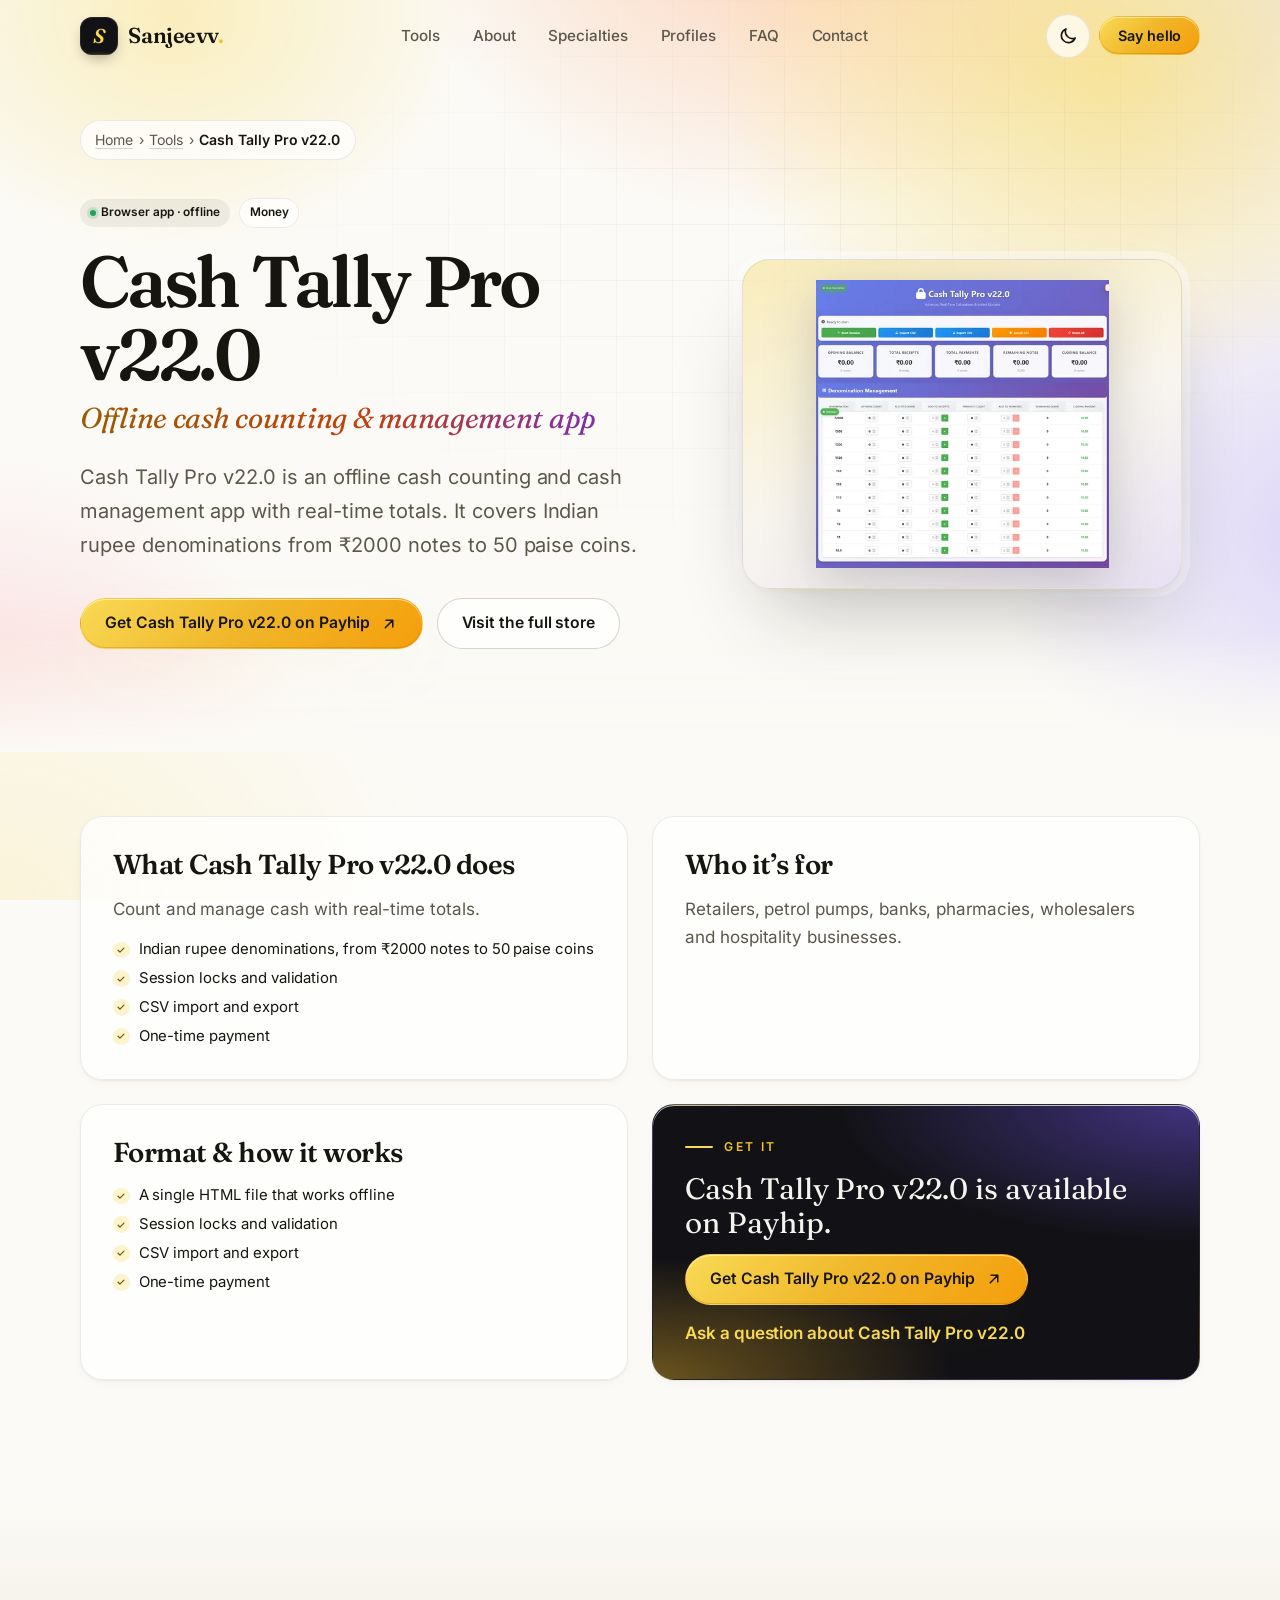
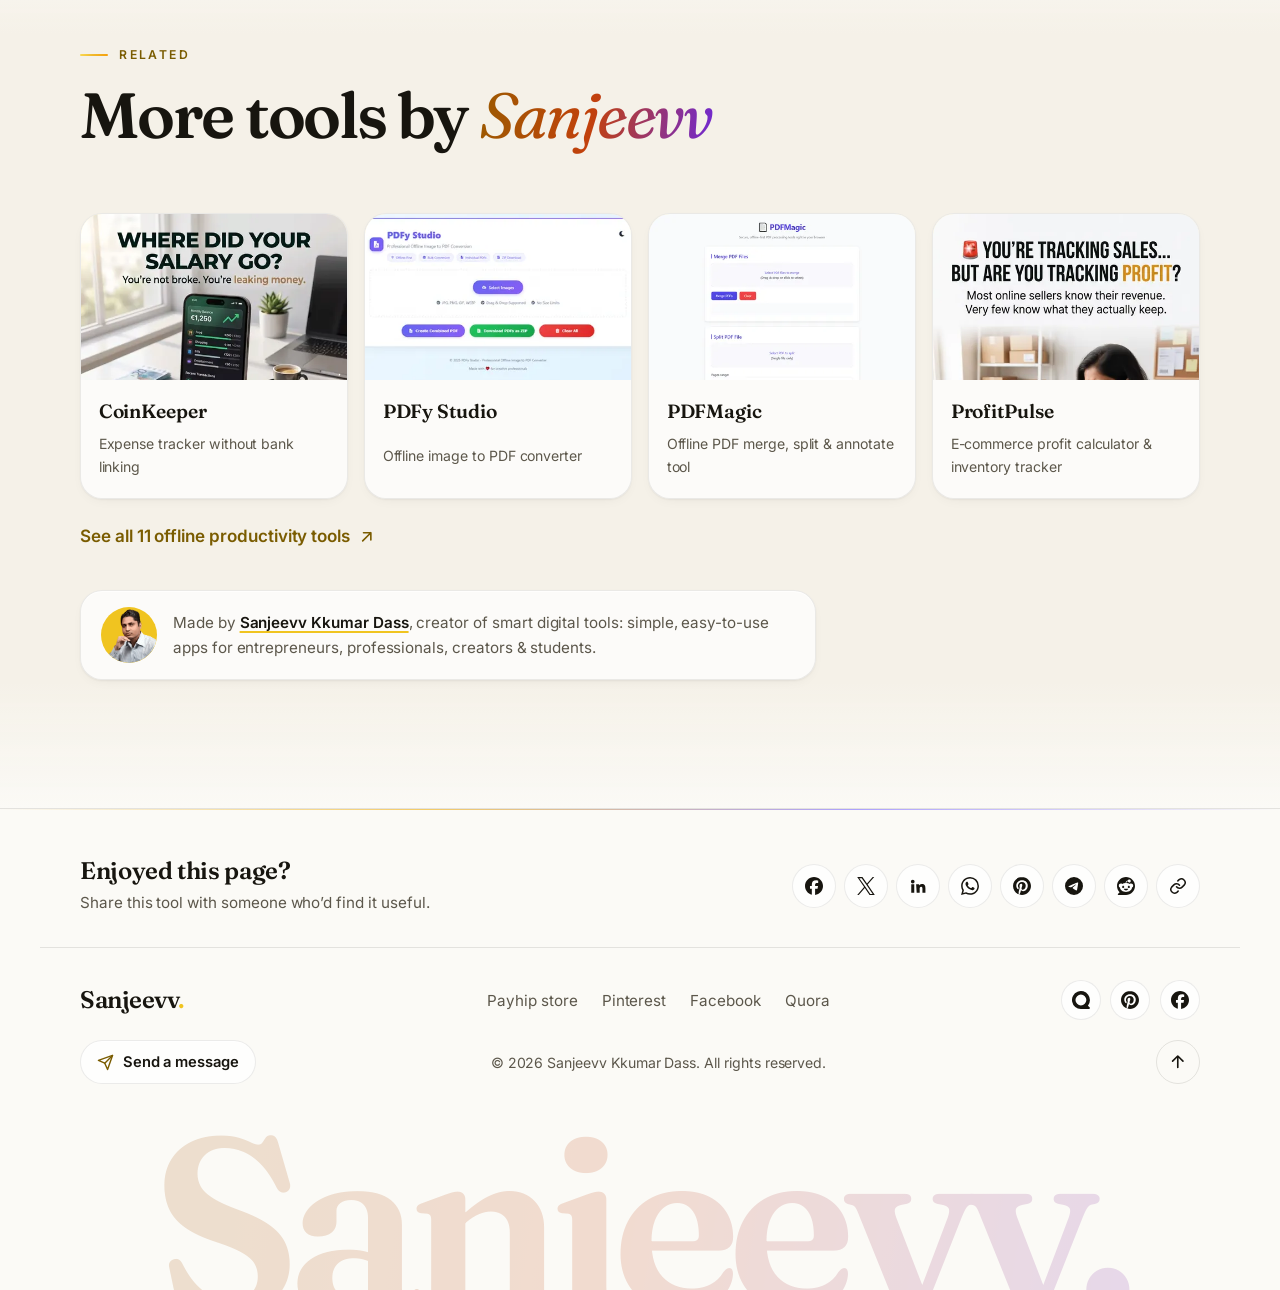
<file: tools/cash-tally-pro/index.html>
<!DOCTYPE html>
<html lang="en" data-theme="light">
<head>
  <meta charset="utf-8" />
  <meta name="viewport" content="width=device-width, initial-scale=1" />
  <title>Cash Tally Pro – Offline Cash Counting &amp; Management App</title>
  <meta name="description" content="Cash Tally Pro v22.0 is an offline cash counting app with real-time totals, Indian rupee denominations, session locks and CSV import/export. One-time payment." />
  <meta name="robots" content="index, follow, max-image-preview:large" />
  <link rel="canonical" href="https://designruse.github.io/SanjeevvKkumarDass/tools/cash-tally-pro/" />
  <meta name="author" content="Sanjeevv Kkumar Dass" />
  <meta name="theme-color" content="#f0c420" />
  <meta name="color-scheme" content="light dark" />
  <meta name="application-name" content="Sanjeevv Kkumar Dass" />
  <meta name="apple-mobile-web-app-title" content="Sanjeevv" />
  <meta property="og:type" content="website" />
  <meta property="og:site_name" content="Sanjeevv Kkumar Dass" />
  <meta property="og:locale" content="en_US" />
  <meta property="og:title" content="Cash Tally Pro – Offline Cash Counting &amp; Management App" />
  <meta property="og:description" content="Cash Tally Pro v22.0 is an offline cash counting app with real-time totals, Indian rupee denominations, session locks and CSV import/export. One-time payment." />
  <meta property="og:url" content="https://designruse.github.io/SanjeevvKkumarDass/tools/cash-tally-pro/" />
  <meta property="og:image" content="https://designruse.github.io/SanjeevvKkumarDass/images/tools/cash-tally-pro-736.webp" />
  <meta property="og:image:secure_url" content="https://designruse.github.io/SanjeevvKkumarDass/images/tools/cash-tally-pro-736.webp" />
  <meta property="og:image:type" content="image/webp" />
  <meta property="og:image:width" content="736" />
  <meta property="og:image:height" content="724" />
  <meta property="og:image:alt" content="Cash Tally Pro v22.0 app screenshot: summary totals and a denomination management table." />
  <meta name="twitter:card" content="summary_large_image" />
  <meta name="twitter:title" content="Cash Tally Pro – Offline Cash Counting &amp; Management App" />
  <meta name="twitter:description" content="Cash Tally Pro v22.0 is an offline cash counting app with real-time totals, Indian rupee denominations, session locks and CSV import/export. One-time payment." />
  <meta name="twitter:image" content="https://designruse.github.io/SanjeevvKkumarDass/images/tools/cash-tally-pro-736.webp" />
  <meta name="twitter:image:alt" content="Cash Tally Pro v22.0 app screenshot: summary totals and a denomination management table." />
  <link rel="apple-touch-icon" sizes="180x180" href="../../images/apple-touch-icon.png" />
  <link rel="icon" type="image/png" sizes="48x48" href="../../images/favicon-48x48.png" />
  <link rel="icon" type="image/png" sizes="96x96" href="../../images/favicon-96x96.png" />
  <link rel="icon" type="image/png" sizes="192x192" href="../../images/icon-192.png" />
  <link rel="icon" type="image/png" sizes="32x32" href="../../images/favicon-32x32.png" />
  <link rel="manifest" href="../../site.webmanifest" />
  <link rel="shortcut icon" href="../../images/favicon.ico" />
  <link rel="preload" href="../../fonts/fraunces-latin.woff2" as="font" type="font/woff2" crossorigin />
  <link rel="preload" href="../../fonts/inter-latin.woff2" as="font" type="font/woff2" crossorigin />
  <link rel="stylesheet" href="../../css/styles.css" />
  <script type="application/ld+json">
{
  "@context": "https://schema.org",
  "@graph": [
    {
      "@type": "WebPage",
      "@id": "https://designruse.github.io/SanjeevvKkumarDass/tools/cash-tally-pro/",
      "url": "https://designruse.github.io/SanjeevvKkumarDass/tools/cash-tally-pro/",
      "name": "Cash Tally Pro – Offline Cash Counting & Management App",
      "description": "Cash Tally Pro v22.0 is an offline cash counting app with real-time totals, Indian rupee denominations, session locks and CSV import/export. One-time payment.",
      "inLanguage": "en",
      "isPartOf": {
        "@id": "https://designruse.github.io/SanjeevvKkumarDass/#website"
      },
      "breadcrumb": {
        "@id": "https://designruse.github.io/SanjeevvKkumarDass/tools/cash-tally-pro/#breadcrumb"
      },
      "mainEntity": {
        "@id": "https://designruse.github.io/SanjeevvKkumarDass/tools/cash-tally-pro/#app"
      },
      "primaryImageOfPage": {
        "@type": "ImageObject",
        "url": "https://designruse.github.io/SanjeevvKkumarDass/images/tools/cash-tally-pro-736.webp",
        "width": 736,
        "height": 724
      },
      "dateModified": "2026-10-22"
    },
    {
      "@type": "BreadcrumbList",
      "@id": "https://designruse.github.io/SanjeevvKkumarDass/tools/cash-tally-pro/#breadcrumb",
      "itemListElement": [
        {
          "@type": "ListItem",
          "position": 1,
          "name": "Home",
          "item": "https://designruse.github.io/SanjeevvKkumarDass/"
        },
        {
          "@type": "ListItem",
          "position": 2,
          "name": "Tools",
          "item": "https://designruse.github.io/SanjeevvKkumarDass/#tools"
        },
        {
          "@type": "ListItem",
          "position": 3,
          "name": "Cash Tally Pro v22.0",
          "item": "https://designruse.github.io/SanjeevvKkumarDass/tools/cash-tally-pro/"
        }
      ]
    },
    {
      "@type": "SoftwareApplication",
      "@id": "https://designruse.github.io/SanjeevvKkumarDass/tools/cash-tally-pro/#app",
      "name": "Cash Tally Pro v22.0",
      "description": "Cash Tally Pro v22.0 is an offline cash counting and cash management app with real-time totals. It covers Indian rupee denominations from ₹2000 notes to 50 paise coins.",
      "image": "https://designruse.github.io/SanjeevvKkumarDass/images/tools/cash-tally-pro-736.webp",
      "url": "https://designruse.github.io/SanjeevvKkumarDass/tools/cash-tally-pro/",
      "sameAs": "https://payhip.com/b/xmBAs",
      "author": {
        "@id": "https://designruse.github.io/SanjeevvKkumarDass/#person"
      },
      "creator": {
        "@id": "https://designruse.github.io/SanjeevvKkumarDass/#person"
      },
      "applicationCategory": "FinanceApplication",
      "operatingSystem": "Web browser",
      "featureList": [
        "Indian rupee denominations, from ₹2000 notes to 50 paise coins",
        "Session locks and validation",
        "CSV import and export",
        "One-time payment"
      ]
    },
    {
      "@type": "WebSite",
      "@id": "https://designruse.github.io/SanjeevvKkumarDass/#website",
      "url": "https://designruse.github.io/SanjeevvKkumarDass/",
      "name": "Sanjeevv Kkumar Dass"
    },
    {
      "@type": "Person",
      "@id": "https://designruse.github.io/SanjeevvKkumarDass/#person",
      "name": "Sanjeevv Kkumar Dass",
      "url": "https://designruse.github.io/SanjeevvKkumarDass/",
      "jobTitle": "Creator of Smart Digital Tools"
    }
  ]
}
  </script>
  <script>
    (function () {
      try {
        var t = localStorage.getItem('theme');
        if (!t) t = window.matchMedia('(prefers-color-scheme: dark)').matches ? 'dark' : 'light';
        document.documentElement.setAttribute('data-theme', t);
      } catch (e) {}
      document.documentElement.classList.add('js');
    })();
  </script>
</head>
<body class="page-tool">
  <a class="skip-link" href="#main">Skip to content</a>

  <svg width="0" height="0" class="sr-only" aria-hidden="true" focusable="false">
    <symbol id="i-arrow" viewBox="0 0 24 24"><path d="M7 17 17 7M8 7h9v9" fill="none" stroke="currentColor" stroke-width="2" stroke-linecap="round" stroke-linejoin="round"/></symbol>
    <symbol id="i-arrow-down" viewBox="0 0 24 24"><path d="M12 4v15m0 0-6-6m6 6 6-6" fill="none" stroke="currentColor" stroke-width="2" stroke-linecap="round" stroke-linejoin="round"/></symbol>
    <symbol id="i-copy" viewBox="0 0 24 24"><g fill="none" stroke="currentColor" stroke-width="2" stroke-linecap="round" stroke-linejoin="round"><path d="M10 13a5 5 0 0 0 7.5.5l3-3a5 5 0 0 0-7-7l-1.7 1.7"/><path d="M14 11a5 5 0 0 0-7.5-.5l-3 3a5 5 0 0 0 7 7l1.7-1.7"/></g></symbol>
    <symbol id="i-check" viewBox="0 0 24 24"><path d="m5 12.5 4.5 4.5L19 7.5" fill="none" stroke="currentColor" stroke-width="2.2" stroke-linecap="round" stroke-linejoin="round"/></symbol>
    <symbol id="i-mail" viewBox="0 0 24 24"><g fill="none" stroke="currentColor" stroke-width="2" stroke-linecap="round" stroke-linejoin="round"><rect x="3" y="5" width="18" height="14" rx="2.5"/><path d="m4 7 8 6 8-6"/></g></symbol>
    <symbol id="i-send" viewBox="0 0 24 24"><g fill="none" stroke="currentColor" stroke-width="2" stroke-linecap="round" stroke-linejoin="round"><path d="M22 2 11 13"/><path d="M22 2 15 22l-4-9-9-4 20-7Z"/></g></symbol>
    <symbol id="i-sun" viewBox="0 0 24 24"><g fill="none" stroke="currentColor" stroke-width="2" stroke-linecap="round"><circle cx="12" cy="12" r="4.2"/><path d="M12 2v2M12 20v2M4.9 4.9l1.4 1.4M17.7 17.7l1.4 1.4M2 12h2M20 12h2M4.9 19.1l1.4-1.4M17.7 6.3l1.4-1.4"/></g></symbol>
    <symbol id="i-moon" viewBox="0 0 24 24"><path d="M20.5 14.5A8.5 8.5 0 0 1 9.5 3.5a8.5 8.5 0 1 0 11 11Z" fill="none" stroke="currentColor" stroke-width="2" stroke-linejoin="round"/></symbol>
    <symbol id="s-quora" viewBox="0 0 24 24"><path fill="currentColor" d="M7.3799.9483A11.9628 11.9628 0 0 1 21.248 19.5397l2.4096 2.4225c.7322.7362.21 1.9905-.8272 1.9905l-10.7105.01a12.52 12.52 0 0 1-.304 0h-.02A11.9628 11.9628 0 0 1 7.3818.9503Zm7.3217 4.428a7.1717 7.1717 0 1 0-5.4873 13.2512 7.1717 7.1717 0 0 0 5.4883-13.2511Z"/></symbol>
    <symbol id="s-facebook" viewBox="0 0 24 24"><path fill="currentColor" d="M9.101 23.691v-7.98H6.627v-3.667h2.474v-1.58c0-4.085 1.848-5.978 5.858-5.978.401 0 .955.042 1.468.103a8.68 8.68 0 0 1 1.141.195v3.325a8.623 8.623 0 0 0-.653-.036 26.805 26.805 0 0 0-.733-.009c-.707 0-1.259.096-1.675.309a1.686 1.686 0 0 0-.679.622c-.258.42-.374.995-.374 1.752v1.297h3.919l-.386 2.103-.287 1.564h-3.246v8.245C19.396 23.238 24 18.179 24 12.044c0-6.627-5.373-12-12-12s-12 5.373-12 12c0 5.628 3.874 10.35 9.101 11.647Z"/></symbol>
    <symbol id="s-x" viewBox="0 0 24 24"><path fill="currentColor" d="M14.234 10.162 22.977 0h-2.072l-7.591 8.824L7.251 0H.258l9.168 13.343L.258 24H2.33l8.016-9.318L16.749 24h6.993zm-2.837 3.299-.929-1.329L3.076 1.56h3.182l5.965 8.532.929 1.329 7.754 11.09h-3.182z"/></symbol>
    <symbol id="s-whatsapp" viewBox="0 0 24 24"><path fill="currentColor" d="M17.472 14.382c-.297-.149-1.758-.867-2.03-.967-.273-.099-.471-.148-.67.15-.197.297-.767.966-.94 1.164-.173.199-.347.223-.644.075-.297-.15-1.255-.463-2.39-1.475-.883-.788-1.48-1.761-1.653-2.059-.173-.297-.018-.458.13-.606.134-.133.298-.347.446-.52.149-.174.198-.298.298-.497.099-.198.05-.371-.025-.52-.075-.149-.669-1.612-.916-2.207-.242-.579-.487-.5-.669-.51-.173-.008-.371-.01-.57-.01-.198 0-.52.074-.792.372-.272.297-1.04 1.016-1.04 2.479 0 1.462 1.065 2.875 1.213 3.074.149.198 2.096 3.2 5.077 4.487.709.306 1.262.489 1.694.625.712.227 1.36.195 1.871.118.571-.085 1.758-.719 2.006-1.413.248-.694.248-1.289.173-1.413-.074-.124-.272-.198-.57-.347m-5.421 7.403h-.004a9.87 9.87 0 01-5.031-1.378l-.361-.214-3.741.982.998-3.648-.235-.374a9.86 9.86 0 01-1.51-5.26c.001-5.45 4.436-9.884 9.888-9.884 2.64 0 5.122 1.03 6.988 2.898a9.825 9.825 0 012.893 6.994c-.003 5.45-4.437 9.884-9.885 9.884m8.413-18.297A11.815 11.815 0 0012.05 0C5.495 0 .16 5.335.157 11.892c0 2.096.547 4.142 1.588 5.945L.057 24l6.305-1.654a11.882 11.882 0 005.683 1.448h.005c6.554 0 11.89-5.335 11.893-11.893a11.821 11.821 0 00-3.48-8.413Z"/></symbol>
    <symbol id="s-pinterest" viewBox="0 0 24 24"><path fill="currentColor" d="M12.017 0C5.396 0 .029 5.367.029 11.987c0 5.079 3.158 9.417 7.618 11.162-.105-.949-.199-2.403.041-3.439.219-.937 1.406-5.957 1.406-5.957s-.359-.72-.359-1.781c0-1.663.967-2.911 2.168-2.911 1.024 0 1.518.769 1.518 1.688 0 1.029-.653 2.567-.992 3.992-.285 1.193.6 2.165 1.775 2.165 2.128 0 3.768-2.245 3.768-5.487 0-2.861-2.063-4.869-5.008-4.869-3.41 0-5.409 2.562-5.409 5.199 0 1.033.394 2.143.889 2.741.099.12.112.225.085.345-.09.375-.293 1.199-.334 1.363-.053.225-.172.271-.401.165-1.495-.69-2.433-2.878-2.433-4.646 0-3.776 2.748-7.252 7.92-7.252 4.158 0 7.392 2.967 7.392 6.923 0 4.135-2.607 7.462-6.233 7.462-1.214 0-2.354-.629-2.758-1.379l-.749 2.848c-.269 1.045-1.004 2.352-1.498 3.146 1.123.345 2.306.535 3.55.535 6.607 0 11.985-5.365 11.985-11.987C23.97 5.39 18.592.026 11.985.026L12.017 0z"/></symbol>
    <symbol id="s-telegram" viewBox="0 0 24 24"><path fill="currentColor" d="M11.944 0A12 12 0 0 0 0 12a12 12 0 0 0 12 12 12 12 0 0 0 12-12A12 12 0 0 0 12 0a12 12 0 0 0-.056 0zm4.962 7.224c.1-.002.321.023.465.14a.506.506 0 0 1 .171.325c.016.093.036.306.02.472-.18 1.898-.962 6.502-1.36 8.627-.168.9-.499 1.201-.82 1.23-.696.065-1.225-.46-1.9-.902-1.056-.693-1.653-1.124-2.678-1.8-1.185-.78-.417-1.21.258-1.91.177-.184 3.247-2.977 3.307-3.23.007-.032.014-.15-.056-.212s-.174-.041-.249-.024c-.106.024-1.793 1.14-5.061 3.345-.48.33-.913.49-1.302.48-.428-.008-1.252-.241-1.865-.44-.752-.245-1.349-.374-1.297-.789.027-.216.325-.437.893-.663 3.498-1.524 5.83-2.529 6.998-3.014 3.332-1.386 4.025-1.627 4.476-1.635z"/></symbol>
    <symbol id="s-reddit" viewBox="0 0 24 24"><path fill="currentColor" d="M12 0C5.373 0 0 5.373 0 12c0 3.314 1.343 6.314 3.515 8.485l-2.286 2.286C.775 23.225 1.097 24 1.738 24H12c6.627 0 12-5.373 12-12S18.627 0 12 0Zm4.388 3.199c1.104 0 1.999.895 1.999 1.999 0 1.105-.895 2-1.999 2-.946 0-1.739-.657-1.947-1.539v.002c-1.147.162-2.032 1.15-2.032 2.341v.007c1.776.067 3.4.567 4.686 1.363.473-.363 1.064-.58 1.707-.58 1.547 0 2.802 1.254 2.802 2.802 0 1.117-.655 2.081-1.601 2.531-.088 3.256-3.637 5.876-7.997 5.876-4.361 0-7.905-2.617-7.998-5.87-.954-.447-1.614-1.415-1.614-2.538 0-1.548 1.255-2.802 2.803-2.802.645 0 1.239.218 1.712.585 1.275-.79 2.881-1.291 4.64-1.365v-.01c0-1.663 1.263-3.034 2.88-3.207.188-.911.993-1.595 1.959-1.595Zm-8.085 8.376c-.784 0-1.459.78-1.506 1.797-.047 1.016.64 1.429 1.426 1.429.786 0 1.371-.369 1.418-1.385.047-1.017-.553-1.841-1.338-1.841Zm7.406 0c-.786 0-1.385.824-1.338 1.841.047 1.017.634 1.385 1.418 1.385.785 0 1.473-.413 1.426-1.429-.046-1.017-.721-1.797-1.506-1.797Zm-3.703 4.013c-.974 0-1.907.048-2.77.135-.147.015-.241.168-.183.305.483 1.154 1.622 1.964 2.953 1.964 1.33 0 2.47-.81 2.953-1.964.057-.137-.037-.29-.184-.305-.863-.087-1.795-.135-2.769-.135Z"/></symbol>
    <symbol id="s-threads" viewBox="0 0 24 24"><path fill="currentColor" d="M18.263 11.097c-.03-3.486-1.92-5.586-5.111-5.586-2.13 0-3.922.963-4.863 2.499l2.062 1.438c.535-.843 1.272-1.543 2.628-1.543 1.528 0 2.318.85 2.544 2.431a15 15 0 0 0-2.236-.173c-4.125 0-6.068 1.867-6.068 4.336s1.943 3.99 4.804 3.99c3.139 0 5.013-2.115 5.781-4.735.798.361 1.348 1.204 1.348 2.47 0 3.387-3.907 5.232-7.22 5.232-4.885 0-8.077-3.207-8.077-8.424 0-6.392 4.223-10.487 9.9-10.487 3.808 0 5.69 1.671 6.97 3.914l2.108-1.475C21.44 2.078 18.331 0 13.663 0 6.227 0 1.168 5.277 1.168 12.934c0 7 4.953 11.066 10.856 11.066 4.878 0 9.809-2.846 9.809-7.716 0-2.545-1.46-4.231-3.569-5.187m-6.33 4.855c-1.077 0-2.026-.512-2.026-1.453 0-1.483 1.822-1.934 3.606-1.934.678 0 1.34.045 1.927.173-.422 1.927-1.671 3.215-3.508 3.214Z"/></symbol>
    <symbol id="s-youtube" viewBox="0 0 24 24"><path fill="currentColor" d="M23.498 6.186a3.016 3.016 0 0 0-2.122-2.136C19.505 3.545 12 3.545 12 3.545s-7.505 0-9.377.505A3.017 3.017 0 0 0 .502 6.186C0 8.07 0 12 0 12s0 3.93.502 5.814a3.016 3.016 0 0 0 2.122 2.136c1.871.505 9.376.505 9.376.505s7.505 0 9.377-.505a3.015 3.015 0 0 0 2.122-2.136C24 15.93 24 12 24 12s0-3.93-.502-5.814zM9.545 15.568V8.432L15.818 12l-6.273 3.568z"/></symbol>
    <symbol id="s-linkedin" viewBox="0 0 24 24"><path fill="currentColor" d="M4.98 3.5a2.5 2.5 0 1 1 0 5 2.5 2.5 0 0 1 0-5zM3 9.75h4V21H3zM9.5 9.75h3.8v1.6h.05c.53-.95 1.83-1.95 3.77-1.95 4.03 0 4.78 2.5 4.78 5.75V21h-4v-5.1c0-1.22-.02-2.78-1.7-2.78-1.7 0-1.96 1.33-1.96 2.7V21h-4z"/></symbol>
    <symbol id="i-share" viewBox="0 0 24 24"><g fill="none" stroke="currentColor" stroke-width="2" stroke-linecap="round" stroke-linejoin="round"><path d="M4 12v7a2 2 0 0 0 2 2h12a2 2 0 0 0 2-2v-7"/><path d="m16 6-4-4-4 4M12 2v13"/></g></symbol>
  </svg>

  <header class="site-header" id="top">
    <nav class="nav container" aria-label="Primary">
      <a class="brand" href="../../">
        <span class="brand-mark" aria-hidden="true">S</span>
        <span class="brand-name">Sanjeevv<span class="brand-dot">.</span></span><span class="sr-only"> Kkumar Dass, back to top</span>
      </a>
      <ul class="nav-links" id="nav-menu">
        <li><a href="../../#tools">Tools</a></li>
        <li><a href="../../#about">About</a></li>
        <li><a href="../../#specialties">Specialties</a></li>
        <li><a href="../../#work">Profiles</a></li>
        <li><a href="../../#faq">FAQ</a></li>
        <li><a href="../../#contact">Contact</a></li>
        <li class="nav-cta-mobile"><a class="btn btn-primary" href="../../#contact">Leave a message</a></li>
      </ul>
      <div class="nav-actions">
        <button class="icon-btn theme-toggle" type="button" aria-label="Switch to dark theme">
          <svg class="ico ico-moon" aria-hidden="true"><use href="#i-moon"/></svg>
          <svg class="ico ico-sun" aria-hidden="true"><use href="#i-sun"/></svg>
        </button>
        <a class="btn btn-primary btn-sm nav-cta" href="../../#contact">Say hello</a>
        <button class="icon-btn menu-toggle" type="button" aria-label="Open menu" aria-expanded="false" aria-controls="nav-menu">
          <span class="bars" aria-hidden="true"><span></span><span></span><span></span></span>
        </button>
      </div>
    </nav>
  </header>

  <main id="main">
    <section class="tool-hero" aria-labelledby="tool-title">
      <div class="hero-bg" aria-hidden="true"></div>
      <div class="container">
        <nav class="breadcrumb" aria-label="Breadcrumb">
          <ol>
            <li><a href="../../">Home</a></li>
            <li><a href="../../#tools">Tools</a></li>
            <li><span aria-current="page">Cash Tally Pro v22.0</span></li>
          </ol>
        </nav>
        <div class="tool-hero-grid">
          <div class="tool-hero-copy">
            <div class="tool-meta">
              <span class="tool-format">Browser app · offline</span>
              <span class="tool-chip">Money</span>
              <!-- PRICE SLOT: add <span class="tool-price">$X</span> here when prices are final. -->
            </div>
            <h1 id="tool-title" class="tool-h1"><span class="tool-h1-name">Cash Tally Pro v22.0</span> <span class="tool-h1-desc">Offline cash counting &amp; management app</span></h1>
            <p class="lead">Cash Tally Pro v22.0 is an offline cash counting and cash management app with real-time totals. It covers Indian rupee denominations from ₹2000 notes to 50 paise coins.</p>
            <div class="hero-ctas">
              <a class="btn btn-primary" href="https://payhip.com/b/xmBAs" target="_blank" rel="noopener">
                Get Cash Tally Pro v22.0 on Payhip
                <svg class="ico" aria-hidden="true"><use href="#i-arrow"/></svg>
              </a>
              <a class="btn btn-ghost" href="https://payhip.com/u1757007407332758617765" target="_blank" rel="noopener">Visit the full store</a>
            </div>
          </div>
          <figure class="tool-hero-media is-shot">
            <img src="../../images/tools/cash-tally-pro-736.webp" srcset="../../images/tools/cash-tally-pro-480.webp 480w, ../../images/tools/cash-tally-pro-736.webp 736w" sizes="(min-width: 900px) 440px, 92vw" width="736" height="724" fetchpriority="high" decoding="async" alt="Cash Tally Pro v22.0 app screenshot: summary totals and a denomination management table." />
          </figure>
        </div>
      </div>
    </section>

    <section class="section tool-details" aria-label="Cash Tally Pro v22.0 details">
      <div class="container tool-details-grid">
        <article class="detail-card">
          <h2 class="detail-h2">What Cash Tally Pro v22.0 does</h2>
          <p>Count and manage cash with real-time totals.</p>
          <ul class="tool-features" role="list">
              <li>Indian rupee denominations, from ₹2000 notes to 50 paise coins</li>
              <li>Session locks and validation</li>
              <li>CSV import and export</li>
              <li>One-time payment</li>
          </ul>
        </article>
        <article class="detail-card">
          <h2 class="detail-h2">Who it’s for</h2>
          <p>Retailers, petrol pumps, banks, pharmacies, wholesalers and hospitality businesses.</p>
        </article>
        <article class="detail-card">
          <h2 class="detail-h2">Format &amp; how it works</h2>
          <ul class="tool-features" role="list">
              <li>A single HTML file that works offline</li>
              <li>Session locks and validation</li>
              <li>CSV import and export</li>
              <li>One-time payment</li>
          </ul>
        </article>
        <aside class="detail-card detail-cta">
          <p class="kicker">Get it</p>
          <p class="detail-cta-title">Cash Tally Pro v22.0 is available on Payhip.</p>
          <a class="btn btn-primary" href="https://payhip.com/b/xmBAs" target="_blank" rel="noopener">Get Cash Tally Pro v22.0 on Payhip <svg class="ico" aria-hidden="true"><use href="#i-arrow"/></svg></a>
          <a class="text-link" href="../../#contact">Ask a question about Cash Tally Pro v22.0</a>
        </aside>
      </div>
    </section>

    <section class="section section-alt related" aria-labelledby="related-title">
      <div class="container">
        <header class="section-head">
          <p class="kicker">Related</p>
          <h2 id="related-title" class="h2">More tools by <em>Sanjeevv</em></h2>
        </header>
        <ul class="rel-grid" role="list">
            <li>
              <a class="rel-card" href="../coinkeeper/">
                <span class="rel-img"><img src="../../images/tools/coinkeeper-480.webp" width="480" height="853" loading="lazy" decoding="async" alt="" /></span>
                <span class="rel-text"><span class="rel-name">CoinKeeper</span><span class="rel-kind">Expense tracker without bank linking</span></span>
              </a>
            </li>
            <li>
              <a class="rel-card" href="../pdfy-studio/">
                <span class="rel-img"><img src="../../images/tools/pdfy-studio-480.webp" width="480" height="257" loading="lazy" decoding="async" alt="" /></span>
                <span class="rel-text"><span class="rel-name">PDFy Studio</span><span class="rel-kind">Offline image to PDF converter</span></span>
              </a>
            </li>
            <li>
              <a class="rel-card" href="../pdfmagic/">
                <span class="rel-img"><img src="../../images/tools/pdfmagic-480.webp" width="480" height="613" loading="lazy" decoding="async" alt="" /></span>
                <span class="rel-text"><span class="rel-name">PDFMagic</span><span class="rel-kind">Offline PDF merge, split &amp; annotate tool</span></span>
              </a>
            </li>
            <li>
              <a class="rel-card" href="../profitpulse/">
                <span class="rel-img"><img src="../../images/tools/profitpulse-480.webp" width="480" height="860" loading="lazy" decoding="async" alt="" /></span>
                <span class="rel-text"><span class="rel-name">ProfitPulse</span><span class="rel-kind">E-commerce profit calculator &amp; inventory tracker</span></span>
              </a>
            </li>
        </ul>
        <p class="rel-all"><a class="text-link" href="../../#tools">See all 11 offline productivity tools <svg class="ico" aria-hidden="true"><use href="#i-arrow"/></svg></a></p>
        <div class="creator-box">
          <img src="../../images/skdas-seated.webp" width="343" height="343" loading="lazy" decoding="async" alt="Sanjeevv Kkumar Dass" />
          <p>Made by <a href="../../#about">Sanjeevv Kkumar Dass</a>, creator of smart digital tools: simple, easy-to-use apps for entrepreneurs, professionals, creators &amp; students.</p>
        </div>
      </div>
    </section>
  </main>

  <footer class="site-footer">
    <div class="container share-band">
      <div>
        <p class="share-title">Enjoyed this page?</p>
        <p class="share-sub">Share this tool with someone who’d find it useful.</p>
      </div>
      <ul class="share-list" role="list" aria-label="Share this page">
          <li class="share-native-item" hidden><button class="share-btn share-native" type="button" aria-label="Share using your device"><svg class="ico" aria-hidden="true"><use href="#i-share"/></svg></button></li>
          <li><a class="share-btn share-facebook" href="https://www.facebook.com/sharer/sharer.php?u=https%3A%2F%2Fdesignruse.github.io%2FSanjeevvKkumarDass%2Ftools%2Fcash-tally-pro%2F" target="_blank" rel="noopener noreferrer" aria-label="Share on Facebook (opens in a new tab)" title="Share on Facebook"><svg class="ico" aria-hidden="true"><use href="#s-facebook"/></svg></a></li>
          <li><a class="share-btn share-x" href="https://x.com/intent/post?url=https%3A%2F%2Fdesignruse.github.io%2FSanjeevvKkumarDass%2Ftools%2Fcash-tally-pro%2F&amp;text=Cash%20Tally%20Pro%20%E2%80%93%20Offline%20Cash%20Counting%20%26%20Management%20App" target="_blank" rel="noopener noreferrer" aria-label="Share on X (opens in a new tab)" title="Share on X"><svg class="ico" aria-hidden="true"><use href="#s-x"/></svg></a></li>
          <li><a class="share-btn share-linkedin" href="https://www.linkedin.com/sharing/share-offsite/?url=https%3A%2F%2Fdesignruse.github.io%2FSanjeevvKkumarDass%2Ftools%2Fcash-tally-pro%2F" target="_blank" rel="noopener noreferrer" aria-label="Share on LinkedIn (opens in a new tab)" title="Share on LinkedIn"><svg class="ico" aria-hidden="true"><use href="#s-linkedin"/></svg></a></li>
          <li><a class="share-btn share-whatsapp" href="https://wa.me/?text=Cash%20Tally%20Pro%20%E2%80%93%20Offline%20Cash%20Counting%20%26%20Management%20App%20https%3A%2F%2Fdesignruse.github.io%2FSanjeevvKkumarDass%2Ftools%2Fcash-tally-pro%2F" target="_blank" rel="noopener noreferrer" aria-label="Share on WhatsApp (opens in a new tab)" title="Share on WhatsApp"><svg class="ico" aria-hidden="true"><use href="#s-whatsapp"/></svg></a></li>
          <li><a class="share-btn share-pinterest" href="https://www.pinterest.com/pin/create/button/?url=https%3A%2F%2Fdesignruse.github.io%2FSanjeevvKkumarDass%2Ftools%2Fcash-tally-pro%2F&amp;media=https%3A%2F%2Fdesignruse.github.io%2FSanjeevvKkumarDass%2Ftools%2Fcash-tally-pro%2Fimages%2Fog-image-square.jpg&amp;description=Cash%20Tally%20Pro%20%E2%80%93%20Offline%20Cash%20Counting%20%26%20Management%20App" target="_blank" rel="noopener noreferrer" aria-label="Share on Pinterest (opens in a new tab)" title="Share on Pinterest"><svg class="ico" aria-hidden="true"><use href="#s-pinterest"/></svg></a></li>
          <li><a class="share-btn share-telegram" href="https://t.me/share/url?url=https%3A%2F%2Fdesignruse.github.io%2FSanjeevvKkumarDass%2Ftools%2Fcash-tally-pro%2F&amp;text=Cash%20Tally%20Pro%20%E2%80%93%20Offline%20Cash%20Counting%20%26%20Management%20App" target="_blank" rel="noopener noreferrer" aria-label="Share on Telegram (opens in a new tab)" title="Share on Telegram"><svg class="ico" aria-hidden="true"><use href="#s-telegram"/></svg></a></li>
          <li><a class="share-btn share-reddit" href="https://www.reddit.com/submit?url=https%3A%2F%2Fdesignruse.github.io%2FSanjeevvKkumarDass%2Ftools%2Fcash-tally-pro%2F&amp;title=Cash%20Tally%20Pro%20%E2%80%93%20Offline%20Cash%20Counting%20%26%20Management%20App" target="_blank" rel="noopener noreferrer" aria-label="Share on Reddit (opens in a new tab)" title="Share on Reddit"><svg class="ico" aria-hidden="true"><use href="#s-reddit"/></svg></a></li>
          <li><button class="share-btn copy-btn-inline" type="button" data-url="https://designruse.github.io/SanjeevvKkumarDass/tools/cash-tally-pro/" aria-label="Copy page link" title="Copy link"><svg class="ico ico-copy" aria-hidden="true"><use href="#i-copy"/></svg><svg class="ico ico-check" aria-hidden="true"><use href="#i-check"/></svg></button></li>
      </ul>
    </div>
    <div class="container footer-inner">
      <p class="footer-brand">Sanjeevv<span class="brand-dot">.</span></p>
      <a class="footer-contact" href="../../#contact"><svg class="ico" aria-hidden="true"><use href="#i-send"/></svg><span>Send a message</span></a>
      <ul class="footer-links" role="list">
        <li><a href="https://payhip.com/u1757007407332758617765" target="_blank" rel="me noopener">Payhip store</a></li>
        <li><a href="https://www.pinterest.com/SanjeevvKkumarDass/" target="_blank" rel="me noopener noreferrer">Pinterest</a></li>
        <li><a href="https://www.facebook.com/SanjeevvKkumarDass/" target="_blank" rel="me noopener noreferrer">Facebook</a></li>
        <li><a href="https://www.quora.com/profile/Sanjeevv-Kkumar-Dass" target="_blank" rel="me noopener noreferrer">Quora</a></li>
      </ul>
      <ul class="social social-footer" role="list" aria-label="Find Sanjeevv Kkumar Dass on social media">
        <li><a class="social-link" href="https://www.quora.com/profile/Sanjeevv-Kkumar-Dass" target="_blank" rel="me noopener noreferrer" aria-label="Quora: Sanjeevv Kkumar Dass (opens in a new tab)"><svg class="ico" aria-hidden="true"><use href="#s-quora"/></svg></a></li>
        <li><a class="social-link" href="https://www.pinterest.com/SanjeevvKkumarDass/" target="_blank" rel="me noopener noreferrer" aria-label="Pinterest: SanjeevvKkumarDass (opens in a new tab)"><svg class="ico" aria-hidden="true"><use href="#s-pinterest"/></svg></a></li>
        <li><a class="social-link" href="https://www.facebook.com/SanjeevvKkumarDass/" target="_blank" rel="me noopener noreferrer" aria-label="Facebook: Sanjeevv Kkumar Dass (opens in a new tab)"><svg class="ico" aria-hidden="true"><use href="#s-facebook"/></svg></a></li>
        <!-- ADD YOUR PROFILE URL: replace YOUR-PROFILE / YOUR-HANDLE with the real address, then remove the comment markers around the line.
        <li><a class="social-link" href="https://www.linkedin.com/in/YOUR-PROFILE" target="_blank" rel="me noopener noreferrer" aria-label="LinkedIn (opens in a new tab)"><svg class="ico" aria-hidden="true"><use href="#s-linkedin"/></svg></a></li>
        <li><a class="social-link" href="https://x.com/YOUR-HANDLE" target="_blank" rel="me noopener noreferrer" aria-label="X (opens in a new tab)"><svg class="ico" aria-hidden="true"><use href="#s-x"/></svg></a></li>
        <li><a class="social-link" href="https://www.threads.net/@YOUR-HANDLE" target="_blank" rel="me noopener noreferrer" aria-label="Threads (opens in a new tab)"><svg class="ico" aria-hidden="true"><use href="#s-threads"/></svg></a></li>
        <li><a class="social-link" href="https://www.youtube.com/@YOUR-HANDLE" target="_blank" rel="me noopener noreferrer" aria-label="YouTube (opens in a new tab)"><svg class="ico" aria-hidden="true"><use href="#s-youtube"/></svg></a></li>
        -->
      </ul>
      <p class="footer-copy">© <span id="year">2026</span> Sanjeevv Kkumar Dass. All rights reserved.</p>
      <a class="to-top" href="#top" aria-label="Back to top"><svg class="ico" aria-hidden="true" style="transform:rotate(-45deg)"><use href="#i-arrow"/></svg></a>
    </div>
    <p class="footer-mega" aria-hidden="true">Sanjeevv<span>.</span></p>
  </footer>

  <div class="toast" id="toast" role="status" aria-live="polite"></div>

  <script src="../../js/main.js" defer></script>
</body>
</html>
</file>
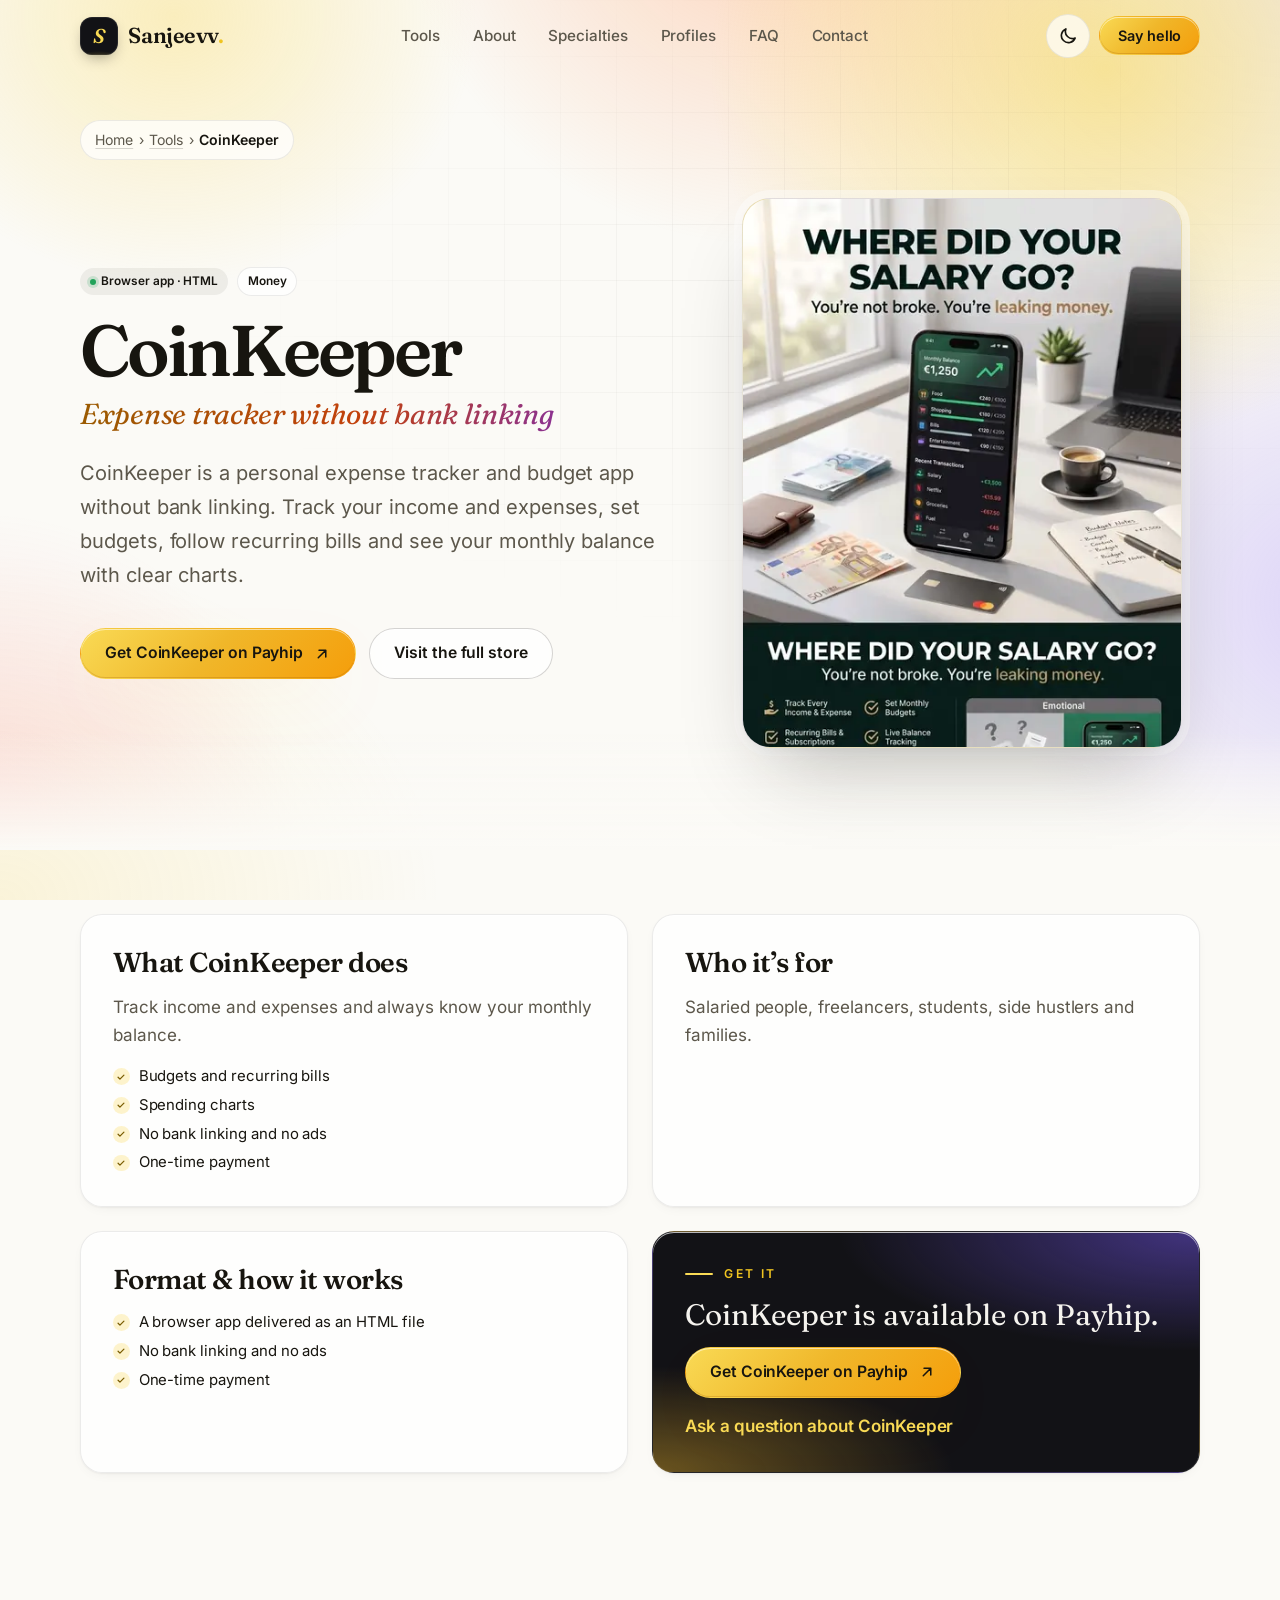
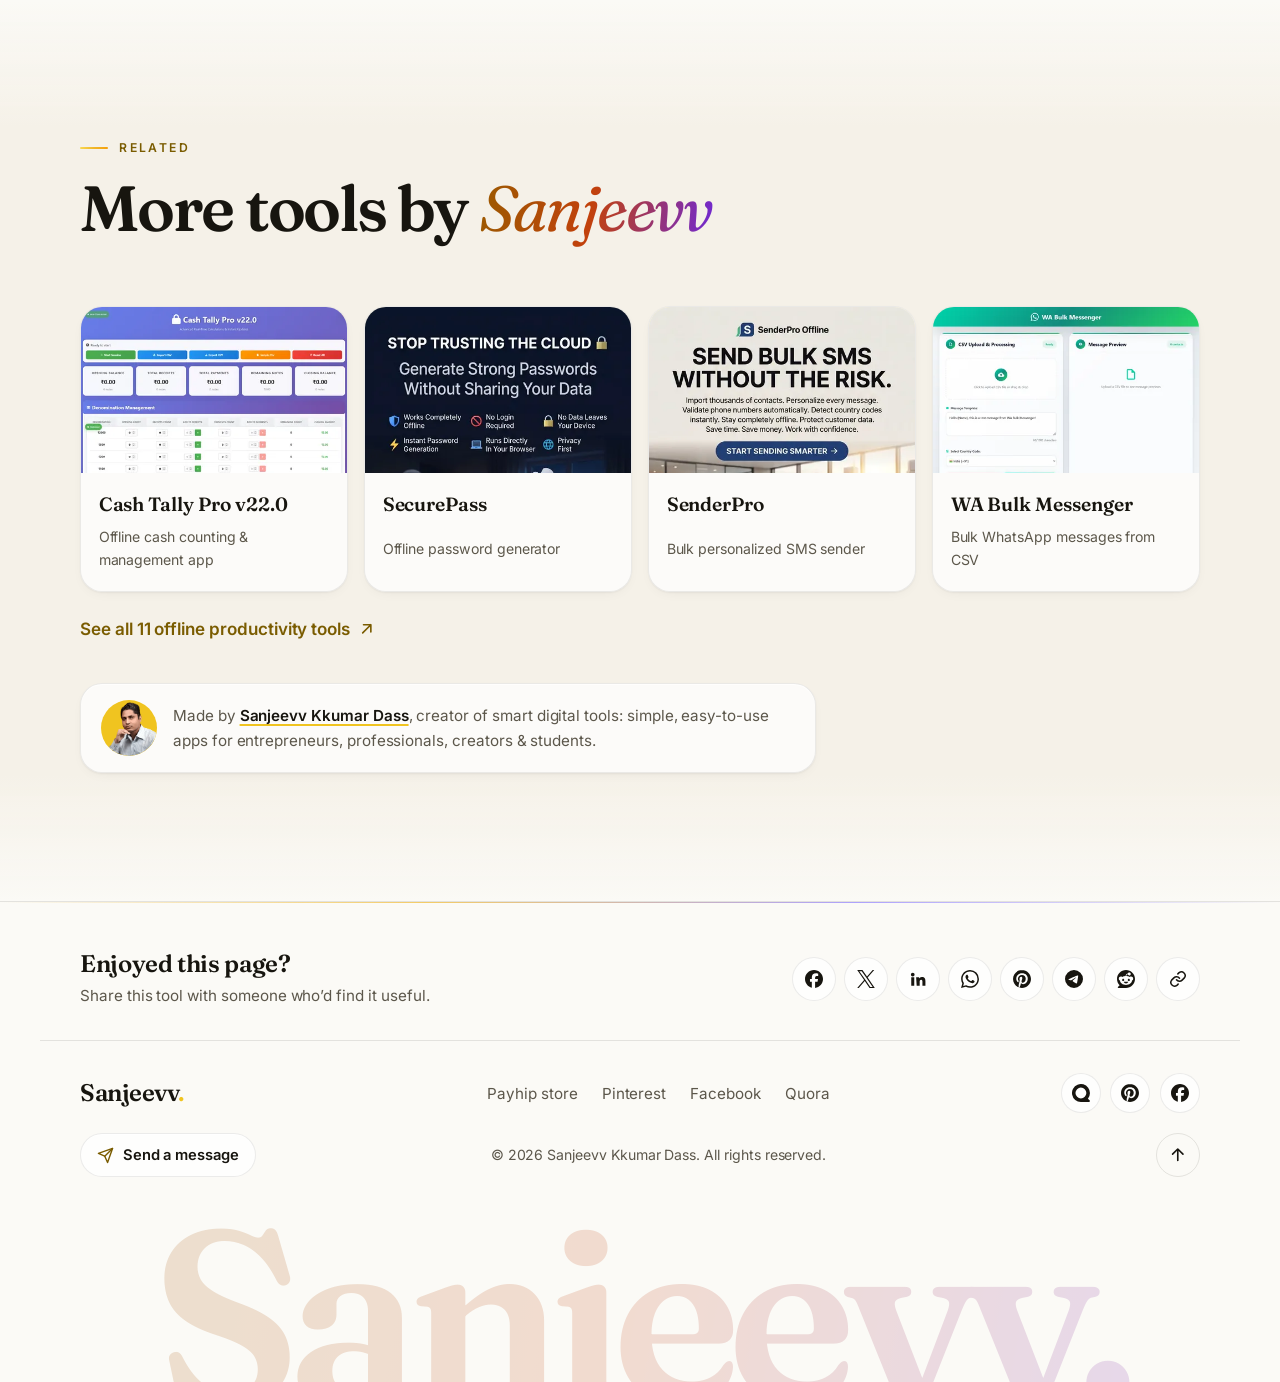
<file: tools/coinkeeper/index.html>
<!DOCTYPE html>
<html lang="en" data-theme="light">
<head>
  <meta charset="utf-8" />
  <meta name="viewport" content="width=device-width, initial-scale=1" />
  <title>CoinKeeper – Expense Tracker Without Bank Linking</title>
  <meta name="description" content="CoinKeeper is a personal expense and budget tracker without bank linking or ads. Track income, expenses, budgets and recurring bills. One-time payment." />
  <meta name="robots" content="index, follow, max-image-preview:large" />
  <link rel="canonical" href="https://designruse.github.io/SanjeevvKkumarDass/tools/coinkeeper/" />
  <meta name="author" content="Sanjeevv Kkumar Dass" />
  <meta name="theme-color" content="#f0c420" />
  <meta name="color-scheme" content="light dark" />
  <meta name="application-name" content="Sanjeevv Kkumar Dass" />
  <meta name="apple-mobile-web-app-title" content="Sanjeevv" />
  <meta property="og:type" content="website" />
  <meta property="og:site_name" content="Sanjeevv Kkumar Dass" />
  <meta property="og:locale" content="en_US" />
  <meta property="og:title" content="CoinKeeper – Expense Tracker Without Bank Linking" />
  <meta property="og:description" content="CoinKeeper is a personal expense and budget tracker without bank linking or ads. Track income, expenses, budgets and recurring bills. One-time payment." />
  <meta property="og:url" content="https://designruse.github.io/SanjeevvKkumarDass/tools/coinkeeper/" />
  <meta property="og:image" content="https://designruse.github.io/SanjeevvKkumarDass/images/tools/coinkeeper-736.webp" />
  <meta property="og:image:secure_url" content="https://designruse.github.io/SanjeevvKkumarDass/images/tools/coinkeeper-736.webp" />
  <meta property="og:image:type" content="image/webp" />
  <meta property="og:image:width" content="736" />
  <meta property="og:image:height" content="1308" />
  <meta property="og:image:alt" content="CoinKeeper promo graphic: “Where did your salary go?” with the app on a phone screen." />
  <meta name="twitter:card" content="summary_large_image" />
  <meta name="twitter:title" content="CoinKeeper – Expense Tracker Without Bank Linking" />
  <meta name="twitter:description" content="CoinKeeper is a personal expense and budget tracker without bank linking or ads. Track income, expenses, budgets and recurring bills. One-time payment." />
  <meta name="twitter:image" content="https://designruse.github.io/SanjeevvKkumarDass/images/tools/coinkeeper-736.webp" />
  <meta name="twitter:image:alt" content="CoinKeeper promo graphic: “Where did your salary go?” with the app on a phone screen." />
  <link rel="apple-touch-icon" sizes="180x180" href="../../images/apple-touch-icon.png" />
  <link rel="icon" type="image/png" sizes="48x48" href="../../images/favicon-48x48.png" />
  <link rel="icon" type="image/png" sizes="96x96" href="../../images/favicon-96x96.png" />
  <link rel="icon" type="image/png" sizes="192x192" href="../../images/icon-192.png" />
  <link rel="icon" type="image/png" sizes="32x32" href="../../images/favicon-32x32.png" />
  <link rel="manifest" href="../../site.webmanifest" />
  <link rel="shortcut icon" href="../../images/favicon.ico" />
  <link rel="preload" href="../../fonts/fraunces-latin.woff2" as="font" type="font/woff2" crossorigin />
  <link rel="preload" href="../../fonts/inter-latin.woff2" as="font" type="font/woff2" crossorigin />
  <link rel="stylesheet" href="../../css/styles.css" />
  <script type="application/ld+json">
{
  "@context": "https://schema.org",
  "@graph": [
    {
      "@type": "WebPage",
      "@id": "https://designruse.github.io/SanjeevvKkumarDass/tools/coinkeeper/",
      "url": "https://designruse.github.io/SanjeevvKkumarDass/tools/coinkeeper/",
      "name": "CoinKeeper – Expense Tracker Without Bank Linking",
      "description": "CoinKeeper is a personal expense and budget tracker without bank linking or ads. Track income, expenses, budgets and recurring bills. One-time payment.",
      "inLanguage": "en",
      "isPartOf": {
        "@id": "https://designruse.github.io/SanjeevvKkumarDass/#website"
      },
      "breadcrumb": {
        "@id": "https://designruse.github.io/SanjeevvKkumarDass/tools/coinkeeper/#breadcrumb"
      },
      "mainEntity": {
        "@id": "https://designruse.github.io/SanjeevvKkumarDass/tools/coinkeeper/#app"
      },
      "primaryImageOfPage": {
        "@type": "ImageObject",
        "url": "https://designruse.github.io/SanjeevvKkumarDass/images/tools/coinkeeper-736.webp",
        "width": 736,
        "height": 1308
      },
      "dateModified": "2026-10-22"
    },
    {
      "@type": "BreadcrumbList",
      "@id": "https://designruse.github.io/SanjeevvKkumarDass/tools/coinkeeper/#breadcrumb",
      "itemListElement": [
        {
          "@type": "ListItem",
          "position": 1,
          "name": "Home",
          "item": "https://designruse.github.io/SanjeevvKkumarDass/"
        },
        {
          "@type": "ListItem",
          "position": 2,
          "name": "Tools",
          "item": "https://designruse.github.io/SanjeevvKkumarDass/#tools"
        },
        {
          "@type": "ListItem",
          "position": 3,
          "name": "CoinKeeper",
          "item": "https://designruse.github.io/SanjeevvKkumarDass/tools/coinkeeper/"
        }
      ]
    },
    {
      "@type": "SoftwareApplication",
      "@id": "https://designruse.github.io/SanjeevvKkumarDass/tools/coinkeeper/#app",
      "name": "CoinKeeper",
      "description": "CoinKeeper is a personal expense tracker and budget app without bank linking. Track your income and expenses, set budgets, follow recurring bills and see your monthly balance with clear charts.",
      "image": "https://designruse.github.io/SanjeevvKkumarDass/images/tools/coinkeeper-736.webp",
      "url": "https://designruse.github.io/SanjeevvKkumarDass/tools/coinkeeper/",
      "sameAs": "https://payhip.com/b/kFY6P",
      "author": {
        "@id": "https://designruse.github.io/SanjeevvKkumarDass/#person"
      },
      "creator": {
        "@id": "https://designruse.github.io/SanjeevvKkumarDass/#person"
      },
      "applicationCategory": "FinanceApplication",
      "operatingSystem": "Web browser",
      "featureList": [
        "Budgets and recurring bills",
        "Spending charts",
        "No bank linking and no ads",
        "One-time payment"
      ]
    },
    {
      "@type": "WebSite",
      "@id": "https://designruse.github.io/SanjeevvKkumarDass/#website",
      "url": "https://designruse.github.io/SanjeevvKkumarDass/",
      "name": "Sanjeevv Kkumar Dass"
    },
    {
      "@type": "Person",
      "@id": "https://designruse.github.io/SanjeevvKkumarDass/#person",
      "name": "Sanjeevv Kkumar Dass",
      "url": "https://designruse.github.io/SanjeevvKkumarDass/",
      "jobTitle": "Creator of Smart Digital Tools"
    }
  ]
}
  </script>
  <script>
    (function () {
      try {
        var t = localStorage.getItem('theme');
        if (!t) t = window.matchMedia('(prefers-color-scheme: dark)').matches ? 'dark' : 'light';
        document.documentElement.setAttribute('data-theme', t);
      } catch (e) {}
      document.documentElement.classList.add('js');
    })();
  </script>
</head>
<body class="page-tool">
  <a class="skip-link" href="#main">Skip to content</a>

  <svg width="0" height="0" class="sr-only" aria-hidden="true" focusable="false">
    <symbol id="i-arrow" viewBox="0 0 24 24"><path d="M7 17 17 7M8 7h9v9" fill="none" stroke="currentColor" stroke-width="2" stroke-linecap="round" stroke-linejoin="round"/></symbol>
    <symbol id="i-arrow-down" viewBox="0 0 24 24"><path d="M12 4v15m0 0-6-6m6 6 6-6" fill="none" stroke="currentColor" stroke-width="2" stroke-linecap="round" stroke-linejoin="round"/></symbol>
    <symbol id="i-copy" viewBox="0 0 24 24"><g fill="none" stroke="currentColor" stroke-width="2" stroke-linecap="round" stroke-linejoin="round"><path d="M10 13a5 5 0 0 0 7.5.5l3-3a5 5 0 0 0-7-7l-1.7 1.7"/><path d="M14 11a5 5 0 0 0-7.5-.5l-3 3a5 5 0 0 0 7 7l1.7-1.7"/></g></symbol>
    <symbol id="i-check" viewBox="0 0 24 24"><path d="m5 12.5 4.5 4.5L19 7.5" fill="none" stroke="currentColor" stroke-width="2.2" stroke-linecap="round" stroke-linejoin="round"/></symbol>
    <symbol id="i-mail" viewBox="0 0 24 24"><g fill="none" stroke="currentColor" stroke-width="2" stroke-linecap="round" stroke-linejoin="round"><rect x="3" y="5" width="18" height="14" rx="2.5"/><path d="m4 7 8 6 8-6"/></g></symbol>
    <symbol id="i-send" viewBox="0 0 24 24"><g fill="none" stroke="currentColor" stroke-width="2" stroke-linecap="round" stroke-linejoin="round"><path d="M22 2 11 13"/><path d="M22 2 15 22l-4-9-9-4 20-7Z"/></g></symbol>
    <symbol id="i-sun" viewBox="0 0 24 24"><g fill="none" stroke="currentColor" stroke-width="2" stroke-linecap="round"><circle cx="12" cy="12" r="4.2"/><path d="M12 2v2M12 20v2M4.9 4.9l1.4 1.4M17.7 17.7l1.4 1.4M2 12h2M20 12h2M4.9 19.1l1.4-1.4M17.7 6.3l1.4-1.4"/></g></symbol>
    <symbol id="i-moon" viewBox="0 0 24 24"><path d="M20.5 14.5A8.5 8.5 0 0 1 9.5 3.5a8.5 8.5 0 1 0 11 11Z" fill="none" stroke="currentColor" stroke-width="2" stroke-linejoin="round"/></symbol>
    <symbol id="s-quora" viewBox="0 0 24 24"><path fill="currentColor" d="M7.3799.9483A11.9628 11.9628 0 0 1 21.248 19.5397l2.4096 2.4225c.7322.7362.21 1.9905-.8272 1.9905l-10.7105.01a12.52 12.52 0 0 1-.304 0h-.02A11.9628 11.9628 0 0 1 7.3818.9503Zm7.3217 4.428a7.1717 7.1717 0 1 0-5.4873 13.2512 7.1717 7.1717 0 0 0 5.4883-13.2511Z"/></symbol>
    <symbol id="s-facebook" viewBox="0 0 24 24"><path fill="currentColor" d="M9.101 23.691v-7.98H6.627v-3.667h2.474v-1.58c0-4.085 1.848-5.978 5.858-5.978.401 0 .955.042 1.468.103a8.68 8.68 0 0 1 1.141.195v3.325a8.623 8.623 0 0 0-.653-.036 26.805 26.805 0 0 0-.733-.009c-.707 0-1.259.096-1.675.309a1.686 1.686 0 0 0-.679.622c-.258.42-.374.995-.374 1.752v1.297h3.919l-.386 2.103-.287 1.564h-3.246v8.245C19.396 23.238 24 18.179 24 12.044c0-6.627-5.373-12-12-12s-12 5.373-12 12c0 5.628 3.874 10.35 9.101 11.647Z"/></symbol>
    <symbol id="s-x" viewBox="0 0 24 24"><path fill="currentColor" d="M14.234 10.162 22.977 0h-2.072l-7.591 8.824L7.251 0H.258l9.168 13.343L.258 24H2.33l8.016-9.318L16.749 24h6.993zm-2.837 3.299-.929-1.329L3.076 1.56h3.182l5.965 8.532.929 1.329 7.754 11.09h-3.182z"/></symbol>
    <symbol id="s-whatsapp" viewBox="0 0 24 24"><path fill="currentColor" d="M17.472 14.382c-.297-.149-1.758-.867-2.03-.967-.273-.099-.471-.148-.67.15-.197.297-.767.966-.94 1.164-.173.199-.347.223-.644.075-.297-.15-1.255-.463-2.39-1.475-.883-.788-1.48-1.761-1.653-2.059-.173-.297-.018-.458.13-.606.134-.133.298-.347.446-.52.149-.174.198-.298.298-.497.099-.198.05-.371-.025-.52-.075-.149-.669-1.612-.916-2.207-.242-.579-.487-.5-.669-.51-.173-.008-.371-.01-.57-.01-.198 0-.52.074-.792.372-.272.297-1.04 1.016-1.04 2.479 0 1.462 1.065 2.875 1.213 3.074.149.198 2.096 3.2 5.077 4.487.709.306 1.262.489 1.694.625.712.227 1.36.195 1.871.118.571-.085 1.758-.719 2.006-1.413.248-.694.248-1.289.173-1.413-.074-.124-.272-.198-.57-.347m-5.421 7.403h-.004a9.87 9.87 0 01-5.031-1.378l-.361-.214-3.741.982.998-3.648-.235-.374a9.86 9.86 0 01-1.51-5.26c.001-5.45 4.436-9.884 9.888-9.884 2.64 0 5.122 1.03 6.988 2.898a9.825 9.825 0 012.893 6.994c-.003 5.45-4.437 9.884-9.885 9.884m8.413-18.297A11.815 11.815 0 0012.05 0C5.495 0 .16 5.335.157 11.892c0 2.096.547 4.142 1.588 5.945L.057 24l6.305-1.654a11.882 11.882 0 005.683 1.448h.005c6.554 0 11.89-5.335 11.893-11.893a11.821 11.821 0 00-3.48-8.413Z"/></symbol>
    <symbol id="s-pinterest" viewBox="0 0 24 24"><path fill="currentColor" d="M12.017 0C5.396 0 .029 5.367.029 11.987c0 5.079 3.158 9.417 7.618 11.162-.105-.949-.199-2.403.041-3.439.219-.937 1.406-5.957 1.406-5.957s-.359-.72-.359-1.781c0-1.663.967-2.911 2.168-2.911 1.024 0 1.518.769 1.518 1.688 0 1.029-.653 2.567-.992 3.992-.285 1.193.6 2.165 1.775 2.165 2.128 0 3.768-2.245 3.768-5.487 0-2.861-2.063-4.869-5.008-4.869-3.41 0-5.409 2.562-5.409 5.199 0 1.033.394 2.143.889 2.741.099.12.112.225.085.345-.09.375-.293 1.199-.334 1.363-.053.225-.172.271-.401.165-1.495-.69-2.433-2.878-2.433-4.646 0-3.776 2.748-7.252 7.92-7.252 4.158 0 7.392 2.967 7.392 6.923 0 4.135-2.607 7.462-6.233 7.462-1.214 0-2.354-.629-2.758-1.379l-.749 2.848c-.269 1.045-1.004 2.352-1.498 3.146 1.123.345 2.306.535 3.55.535 6.607 0 11.985-5.365 11.985-11.987C23.97 5.39 18.592.026 11.985.026L12.017 0z"/></symbol>
    <symbol id="s-telegram" viewBox="0 0 24 24"><path fill="currentColor" d="M11.944 0A12 12 0 0 0 0 12a12 12 0 0 0 12 12 12 12 0 0 0 12-12A12 12 0 0 0 12 0a12 12 0 0 0-.056 0zm4.962 7.224c.1-.002.321.023.465.14a.506.506 0 0 1 .171.325c.016.093.036.306.02.472-.18 1.898-.962 6.502-1.36 8.627-.168.9-.499 1.201-.82 1.23-.696.065-1.225-.46-1.9-.902-1.056-.693-1.653-1.124-2.678-1.8-1.185-.78-.417-1.21.258-1.91.177-.184 3.247-2.977 3.307-3.23.007-.032.014-.15-.056-.212s-.174-.041-.249-.024c-.106.024-1.793 1.14-5.061 3.345-.48.33-.913.49-1.302.48-.428-.008-1.252-.241-1.865-.44-.752-.245-1.349-.374-1.297-.789.027-.216.325-.437.893-.663 3.498-1.524 5.83-2.529 6.998-3.014 3.332-1.386 4.025-1.627 4.476-1.635z"/></symbol>
    <symbol id="s-reddit" viewBox="0 0 24 24"><path fill="currentColor" d="M12 0C5.373 0 0 5.373 0 12c0 3.314 1.343 6.314 3.515 8.485l-2.286 2.286C.775 23.225 1.097 24 1.738 24H12c6.627 0 12-5.373 12-12S18.627 0 12 0Zm4.388 3.199c1.104 0 1.999.895 1.999 1.999 0 1.105-.895 2-1.999 2-.946 0-1.739-.657-1.947-1.539v.002c-1.147.162-2.032 1.15-2.032 2.341v.007c1.776.067 3.4.567 4.686 1.363.473-.363 1.064-.58 1.707-.58 1.547 0 2.802 1.254 2.802 2.802 0 1.117-.655 2.081-1.601 2.531-.088 3.256-3.637 5.876-7.997 5.876-4.361 0-7.905-2.617-7.998-5.87-.954-.447-1.614-1.415-1.614-2.538 0-1.548 1.255-2.802 2.803-2.802.645 0 1.239.218 1.712.585 1.275-.79 2.881-1.291 4.64-1.365v-.01c0-1.663 1.263-3.034 2.88-3.207.188-.911.993-1.595 1.959-1.595Zm-8.085 8.376c-.784 0-1.459.78-1.506 1.797-.047 1.016.64 1.429 1.426 1.429.786 0 1.371-.369 1.418-1.385.047-1.017-.553-1.841-1.338-1.841Zm7.406 0c-.786 0-1.385.824-1.338 1.841.047 1.017.634 1.385 1.418 1.385.785 0 1.473-.413 1.426-1.429-.046-1.017-.721-1.797-1.506-1.797Zm-3.703 4.013c-.974 0-1.907.048-2.77.135-.147.015-.241.168-.183.305.483 1.154 1.622 1.964 2.953 1.964 1.33 0 2.47-.81 2.953-1.964.057-.137-.037-.29-.184-.305-.863-.087-1.795-.135-2.769-.135Z"/></symbol>
    <symbol id="s-threads" viewBox="0 0 24 24"><path fill="currentColor" d="M18.263 11.097c-.03-3.486-1.92-5.586-5.111-5.586-2.13 0-3.922.963-4.863 2.499l2.062 1.438c.535-.843 1.272-1.543 2.628-1.543 1.528 0 2.318.85 2.544 2.431a15 15 0 0 0-2.236-.173c-4.125 0-6.068 1.867-6.068 4.336s1.943 3.99 4.804 3.99c3.139 0 5.013-2.115 5.781-4.735.798.361 1.348 1.204 1.348 2.47 0 3.387-3.907 5.232-7.22 5.232-4.885 0-8.077-3.207-8.077-8.424 0-6.392 4.223-10.487 9.9-10.487 3.808 0 5.69 1.671 6.97 3.914l2.108-1.475C21.44 2.078 18.331 0 13.663 0 6.227 0 1.168 5.277 1.168 12.934c0 7 4.953 11.066 10.856 11.066 4.878 0 9.809-2.846 9.809-7.716 0-2.545-1.46-4.231-3.569-5.187m-6.33 4.855c-1.077 0-2.026-.512-2.026-1.453 0-1.483 1.822-1.934 3.606-1.934.678 0 1.34.045 1.927.173-.422 1.927-1.671 3.215-3.508 3.214Z"/></symbol>
    <symbol id="s-youtube" viewBox="0 0 24 24"><path fill="currentColor" d="M23.498 6.186a3.016 3.016 0 0 0-2.122-2.136C19.505 3.545 12 3.545 12 3.545s-7.505 0-9.377.505A3.017 3.017 0 0 0 .502 6.186C0 8.07 0 12 0 12s0 3.93.502 5.814a3.016 3.016 0 0 0 2.122 2.136c1.871.505 9.376.505 9.376.505s7.505 0 9.377-.505a3.015 3.015 0 0 0 2.122-2.136C24 15.93 24 12 24 12s0-3.93-.502-5.814zM9.545 15.568V8.432L15.818 12l-6.273 3.568z"/></symbol>
    <symbol id="s-linkedin" viewBox="0 0 24 24"><path fill="currentColor" d="M4.98 3.5a2.5 2.5 0 1 1 0 5 2.5 2.5 0 0 1 0-5zM3 9.75h4V21H3zM9.5 9.75h3.8v1.6h.05c.53-.95 1.83-1.95 3.77-1.95 4.03 0 4.78 2.5 4.78 5.75V21h-4v-5.1c0-1.22-.02-2.78-1.7-2.78-1.7 0-1.96 1.33-1.96 2.7V21h-4z"/></symbol>
    <symbol id="i-share" viewBox="0 0 24 24"><g fill="none" stroke="currentColor" stroke-width="2" stroke-linecap="round" stroke-linejoin="round"><path d="M4 12v7a2 2 0 0 0 2 2h12a2 2 0 0 0 2-2v-7"/><path d="m16 6-4-4-4 4M12 2v13"/></g></symbol>
  </svg>

  <header class="site-header" id="top">
    <nav class="nav container" aria-label="Primary">
      <a class="brand" href="../../">
        <span class="brand-mark" aria-hidden="true">S</span>
        <span class="brand-name">Sanjeevv<span class="brand-dot">.</span></span><span class="sr-only"> Kkumar Dass, back to top</span>
      </a>
      <ul class="nav-links" id="nav-menu">
        <li><a href="../../#tools">Tools</a></li>
        <li><a href="../../#about">About</a></li>
        <li><a href="../../#specialties">Specialties</a></li>
        <li><a href="../../#work">Profiles</a></li>
        <li><a href="../../#faq">FAQ</a></li>
        <li><a href="../../#contact">Contact</a></li>
        <li class="nav-cta-mobile"><a class="btn btn-primary" href="../../#contact">Leave a message</a></li>
      </ul>
      <div class="nav-actions">
        <button class="icon-btn theme-toggle" type="button" aria-label="Switch to dark theme">
          <svg class="ico ico-moon" aria-hidden="true"><use href="#i-moon"/></svg>
          <svg class="ico ico-sun" aria-hidden="true"><use href="#i-sun"/></svg>
        </button>
        <a class="btn btn-primary btn-sm nav-cta" href="../../#contact">Say hello</a>
        <button class="icon-btn menu-toggle" type="button" aria-label="Open menu" aria-expanded="false" aria-controls="nav-menu">
          <span class="bars" aria-hidden="true"><span></span><span></span><span></span></span>
        </button>
      </div>
    </nav>
  </header>

  <main id="main">
    <section class="tool-hero" aria-labelledby="tool-title">
      <div class="hero-bg" aria-hidden="true"></div>
      <div class="container">
        <nav class="breadcrumb" aria-label="Breadcrumb">
          <ol>
            <li><a href="../../">Home</a></li>
            <li><a href="../../#tools">Tools</a></li>
            <li><span aria-current="page">CoinKeeper</span></li>
          </ol>
        </nav>
        <div class="tool-hero-grid">
          <div class="tool-hero-copy">
            <div class="tool-meta">
              <span class="tool-format">Browser app · HTML</span>
              <span class="tool-chip">Money</span>
              <!-- PRICE SLOT: add <span class="tool-price">$X</span> here when prices are final. -->
            </div>
            <h1 id="tool-title" class="tool-h1"><span class="tool-h1-name">CoinKeeper</span> <span class="tool-h1-desc">Expense tracker without bank linking</span></h1>
            <p class="lead">CoinKeeper is a personal expense tracker and budget app without bank linking. Track your income and expenses, set budgets, follow recurring bills and see your monthly balance with clear charts.</p>
            <div class="hero-ctas">
              <a class="btn btn-primary" href="https://payhip.com/b/kFY6P" target="_blank" rel="noopener">
                Get CoinKeeper on Payhip
                <svg class="ico" aria-hidden="true"><use href="#i-arrow"/></svg>
              </a>
              <a class="btn btn-ghost" href="https://payhip.com/u1757007407332758617765" target="_blank" rel="noopener">Visit the full store</a>
            </div>
          </div>
          <figure class="tool-hero-media">
            <img src="../../images/tools/coinkeeper-736.webp" srcset="../../images/tools/coinkeeper-480.webp 480w, ../../images/tools/coinkeeper-736.webp 736w" sizes="(min-width: 900px) 440px, 92vw" width="736" height="1308" fetchpriority="high" decoding="async" alt="CoinKeeper promo graphic: “Where did your salary go?” with the app on a phone screen." />
          </figure>
        </div>
      </div>
    </section>

    <section class="section tool-details" aria-label="CoinKeeper details">
      <div class="container tool-details-grid">
        <article class="detail-card">
          <h2 class="detail-h2">What CoinKeeper does</h2>
          <p>Track income and expenses and always know your monthly balance.</p>
          <ul class="tool-features" role="list">
              <li>Budgets and recurring bills</li>
              <li>Spending charts</li>
              <li>No bank linking and no ads</li>
              <li>One-time payment</li>
          </ul>
        </article>
        <article class="detail-card">
          <h2 class="detail-h2">Who it’s for</h2>
          <p>Salaried people, freelancers, students, side hustlers and families.</p>
        </article>
        <article class="detail-card">
          <h2 class="detail-h2">Format &amp; how it works</h2>
          <ul class="tool-features" role="list">
              <li>A browser app delivered as an HTML file</li>
              <li>No bank linking and no ads</li>
              <li>One-time payment</li>
          </ul>
        </article>
        <aside class="detail-card detail-cta">
          <p class="kicker">Get it</p>
          <p class="detail-cta-title">CoinKeeper is available on Payhip.</p>
          <a class="btn btn-primary" href="https://payhip.com/b/kFY6P" target="_blank" rel="noopener">Get CoinKeeper on Payhip <svg class="ico" aria-hidden="true"><use href="#i-arrow"/></svg></a>
          <a class="text-link" href="../../#contact">Ask a question about CoinKeeper</a>
        </aside>
      </div>
    </section>

    <section class="section section-alt related" aria-labelledby="related-title">
      <div class="container">
        <header class="section-head">
          <p class="kicker">Related</p>
          <h2 id="related-title" class="h2">More tools by <em>Sanjeevv</em></h2>
        </header>
        <ul class="rel-grid" role="list">
            <li>
              <a class="rel-card" href="../cash-tally-pro/">
                <span class="rel-img"><img src="../../images/tools/cash-tally-pro-480.webp" width="480" height="472" loading="lazy" decoding="async" alt="" /></span>
                <span class="rel-text"><span class="rel-name">Cash Tally Pro v22.0</span><span class="rel-kind">Offline cash counting &amp; management app</span></span>
              </a>
            </li>
            <li>
              <a class="rel-card" href="../securepass/">
                <span class="rel-img"><img src="../../images/tools/securepass-480.webp" width="480" height="853" loading="lazy" decoding="async" alt="" /></span>
                <span class="rel-text"><span class="rel-name">SecurePass</span><span class="rel-kind">Offline password generator</span></span>
              </a>
            </li>
            <li>
              <a class="rel-card" href="../senderpro/">
                <span class="rel-img"><img src="../../images/tools/senderpro-offline-480.webp" width="480" height="853" loading="lazy" decoding="async" alt="" /></span>
                <span class="rel-text"><span class="rel-name">SenderPro</span><span class="rel-kind">Bulk personalized SMS sender</span></span>
              </a>
            </li>
            <li>
              <a class="rel-card" href="../wa-bulk-messenger/">
                <span class="rel-img"><img src="../../images/tools/wa-bulk-messenger-480.webp" width="480" height="342" loading="lazy" decoding="async" alt="" /></span>
                <span class="rel-text"><span class="rel-name">WA Bulk Messenger</span><span class="rel-kind">Bulk WhatsApp messages from CSV</span></span>
              </a>
            </li>
        </ul>
        <p class="rel-all"><a class="text-link" href="../../#tools">See all 11 offline productivity tools <svg class="ico" aria-hidden="true"><use href="#i-arrow"/></svg></a></p>
        <div class="creator-box">
          <img src="../../images/skdas-seated.webp" width="343" height="343" loading="lazy" decoding="async" alt="Sanjeevv Kkumar Dass" />
          <p>Made by <a href="../../#about">Sanjeevv Kkumar Dass</a>, creator of smart digital tools: simple, easy-to-use apps for entrepreneurs, professionals, creators &amp; students.</p>
        </div>
      </div>
    </section>
  </main>

  <footer class="site-footer">
    <div class="container share-band">
      <div>
        <p class="share-title">Enjoyed this page?</p>
        <p class="share-sub">Share this tool with someone who’d find it useful.</p>
      </div>
      <ul class="share-list" role="list" aria-label="Share this page">
          <li class="share-native-item" hidden><button class="share-btn share-native" type="button" aria-label="Share using your device"><svg class="ico" aria-hidden="true"><use href="#i-share"/></svg></button></li>
          <li><a class="share-btn share-facebook" href="https://www.facebook.com/sharer/sharer.php?u=https%3A%2F%2Fdesignruse.github.io%2FSanjeevvKkumarDass%2Ftools%2Fcoinkeeper%2F" target="_blank" rel="noopener noreferrer" aria-label="Share on Facebook (opens in a new tab)" title="Share on Facebook"><svg class="ico" aria-hidden="true"><use href="#s-facebook"/></svg></a></li>
          <li><a class="share-btn share-x" href="https://x.com/intent/post?url=https%3A%2F%2Fdesignruse.github.io%2FSanjeevvKkumarDass%2Ftools%2Fcoinkeeper%2F&amp;text=CoinKeeper%20%E2%80%93%20Expense%20Tracker%20Without%20Bank%20Linking" target="_blank" rel="noopener noreferrer" aria-label="Share on X (opens in a new tab)" title="Share on X"><svg class="ico" aria-hidden="true"><use href="#s-x"/></svg></a></li>
          <li><a class="share-btn share-linkedin" href="https://www.linkedin.com/sharing/share-offsite/?url=https%3A%2F%2Fdesignruse.github.io%2FSanjeevvKkumarDass%2Ftools%2Fcoinkeeper%2F" target="_blank" rel="noopener noreferrer" aria-label="Share on LinkedIn (opens in a new tab)" title="Share on LinkedIn"><svg class="ico" aria-hidden="true"><use href="#s-linkedin"/></svg></a></li>
          <li><a class="share-btn share-whatsapp" href="https://wa.me/?text=CoinKeeper%20%E2%80%93%20Expense%20Tracker%20Without%20Bank%20Linking%20https%3A%2F%2Fdesignruse.github.io%2FSanjeevvKkumarDass%2Ftools%2Fcoinkeeper%2F" target="_blank" rel="noopener noreferrer" aria-label="Share on WhatsApp (opens in a new tab)" title="Share on WhatsApp"><svg class="ico" aria-hidden="true"><use href="#s-whatsapp"/></svg></a></li>
          <li><a class="share-btn share-pinterest" href="https://www.pinterest.com/pin/create/button/?url=https%3A%2F%2Fdesignruse.github.io%2FSanjeevvKkumarDass%2Ftools%2Fcoinkeeper%2F&amp;media=https%3A%2F%2Fdesignruse.github.io%2FSanjeevvKkumarDass%2Ftools%2Fcoinkeeper%2Fimages%2Fog-image-square.jpg&amp;description=CoinKeeper%20%E2%80%93%20Expense%20Tracker%20Without%20Bank%20Linking" target="_blank" rel="noopener noreferrer" aria-label="Share on Pinterest (opens in a new tab)" title="Share on Pinterest"><svg class="ico" aria-hidden="true"><use href="#s-pinterest"/></svg></a></li>
          <li><a class="share-btn share-telegram" href="https://t.me/share/url?url=https%3A%2F%2Fdesignruse.github.io%2FSanjeevvKkumarDass%2Ftools%2Fcoinkeeper%2F&amp;text=CoinKeeper%20%E2%80%93%20Expense%20Tracker%20Without%20Bank%20Linking" target="_blank" rel="noopener noreferrer" aria-label="Share on Telegram (opens in a new tab)" title="Share on Telegram"><svg class="ico" aria-hidden="true"><use href="#s-telegram"/></svg></a></li>
          <li><a class="share-btn share-reddit" href="https://www.reddit.com/submit?url=https%3A%2F%2Fdesignruse.github.io%2FSanjeevvKkumarDass%2Ftools%2Fcoinkeeper%2F&amp;title=CoinKeeper%20%E2%80%93%20Expense%20Tracker%20Without%20Bank%20Linking" target="_blank" rel="noopener noreferrer" aria-label="Share on Reddit (opens in a new tab)" title="Share on Reddit"><svg class="ico" aria-hidden="true"><use href="#s-reddit"/></svg></a></li>
          <li><button class="share-btn copy-btn-inline" type="button" data-url="https://designruse.github.io/SanjeevvKkumarDass/tools/coinkeeper/" aria-label="Copy page link" title="Copy link"><svg class="ico ico-copy" aria-hidden="true"><use href="#i-copy"/></svg><svg class="ico ico-check" aria-hidden="true"><use href="#i-check"/></svg></button></li>
      </ul>
    </div>
    <div class="container footer-inner">
      <p class="footer-brand">Sanjeevv<span class="brand-dot">.</span></p>
      <a class="footer-contact" href="../../#contact"><svg class="ico" aria-hidden="true"><use href="#i-send"/></svg><span>Send a message</span></a>
      <ul class="footer-links" role="list">
        <li><a href="https://payhip.com/u1757007407332758617765" target="_blank" rel="me noopener">Payhip store</a></li>
        <li><a href="https://www.pinterest.com/SanjeevvKkumarDass/" target="_blank" rel="me noopener noreferrer">Pinterest</a></li>
        <li><a href="https://www.facebook.com/SanjeevvKkumarDass/" target="_blank" rel="me noopener noreferrer">Facebook</a></li>
        <li><a href="https://www.quora.com/profile/Sanjeevv-Kkumar-Dass" target="_blank" rel="me noopener noreferrer">Quora</a></li>
      </ul>
      <ul class="social social-footer" role="list" aria-label="Find Sanjeevv Kkumar Dass on social media">
        <li><a class="social-link" href="https://www.quora.com/profile/Sanjeevv-Kkumar-Dass" target="_blank" rel="me noopener noreferrer" aria-label="Quora: Sanjeevv Kkumar Dass (opens in a new tab)"><svg class="ico" aria-hidden="true"><use href="#s-quora"/></svg></a></li>
        <li><a class="social-link" href="https://www.pinterest.com/SanjeevvKkumarDass/" target="_blank" rel="me noopener noreferrer" aria-label="Pinterest: SanjeevvKkumarDass (opens in a new tab)"><svg class="ico" aria-hidden="true"><use href="#s-pinterest"/></svg></a></li>
        <li><a class="social-link" href="https://www.facebook.com/SanjeevvKkumarDass/" target="_blank" rel="me noopener noreferrer" aria-label="Facebook: Sanjeevv Kkumar Dass (opens in a new tab)"><svg class="ico" aria-hidden="true"><use href="#s-facebook"/></svg></a></li>
        <!-- ADD YOUR PROFILE URL: replace YOUR-PROFILE / YOUR-HANDLE with the real address, then remove the comment markers around the line.
        <li><a class="social-link" href="https://www.linkedin.com/in/YOUR-PROFILE" target="_blank" rel="me noopener noreferrer" aria-label="LinkedIn (opens in a new tab)"><svg class="ico" aria-hidden="true"><use href="#s-linkedin"/></svg></a></li>
        <li><a class="social-link" href="https://x.com/YOUR-HANDLE" target="_blank" rel="me noopener noreferrer" aria-label="X (opens in a new tab)"><svg class="ico" aria-hidden="true"><use href="#s-x"/></svg></a></li>
        <li><a class="social-link" href="https://www.threads.net/@YOUR-HANDLE" target="_blank" rel="me noopener noreferrer" aria-label="Threads (opens in a new tab)"><svg class="ico" aria-hidden="true"><use href="#s-threads"/></svg></a></li>
        <li><a class="social-link" href="https://www.youtube.com/@YOUR-HANDLE" target="_blank" rel="me noopener noreferrer" aria-label="YouTube (opens in a new tab)"><svg class="ico" aria-hidden="true"><use href="#s-youtube"/></svg></a></li>
        -->
      </ul>
      <p class="footer-copy">© <span id="year">2026</span> Sanjeevv Kkumar Dass. All rights reserved.</p>
      <a class="to-top" href="#top" aria-label="Back to top"><svg class="ico" aria-hidden="true" style="transform:rotate(-45deg)"><use href="#i-arrow"/></svg></a>
    </div>
    <p class="footer-mega" aria-hidden="true">Sanjeevv<span>.</span></p>
  </footer>

  <div class="toast" id="toast" role="status" aria-live="polite"></div>

  <script src="../../js/main.js" defer></script>
</body>
</html>
</file>
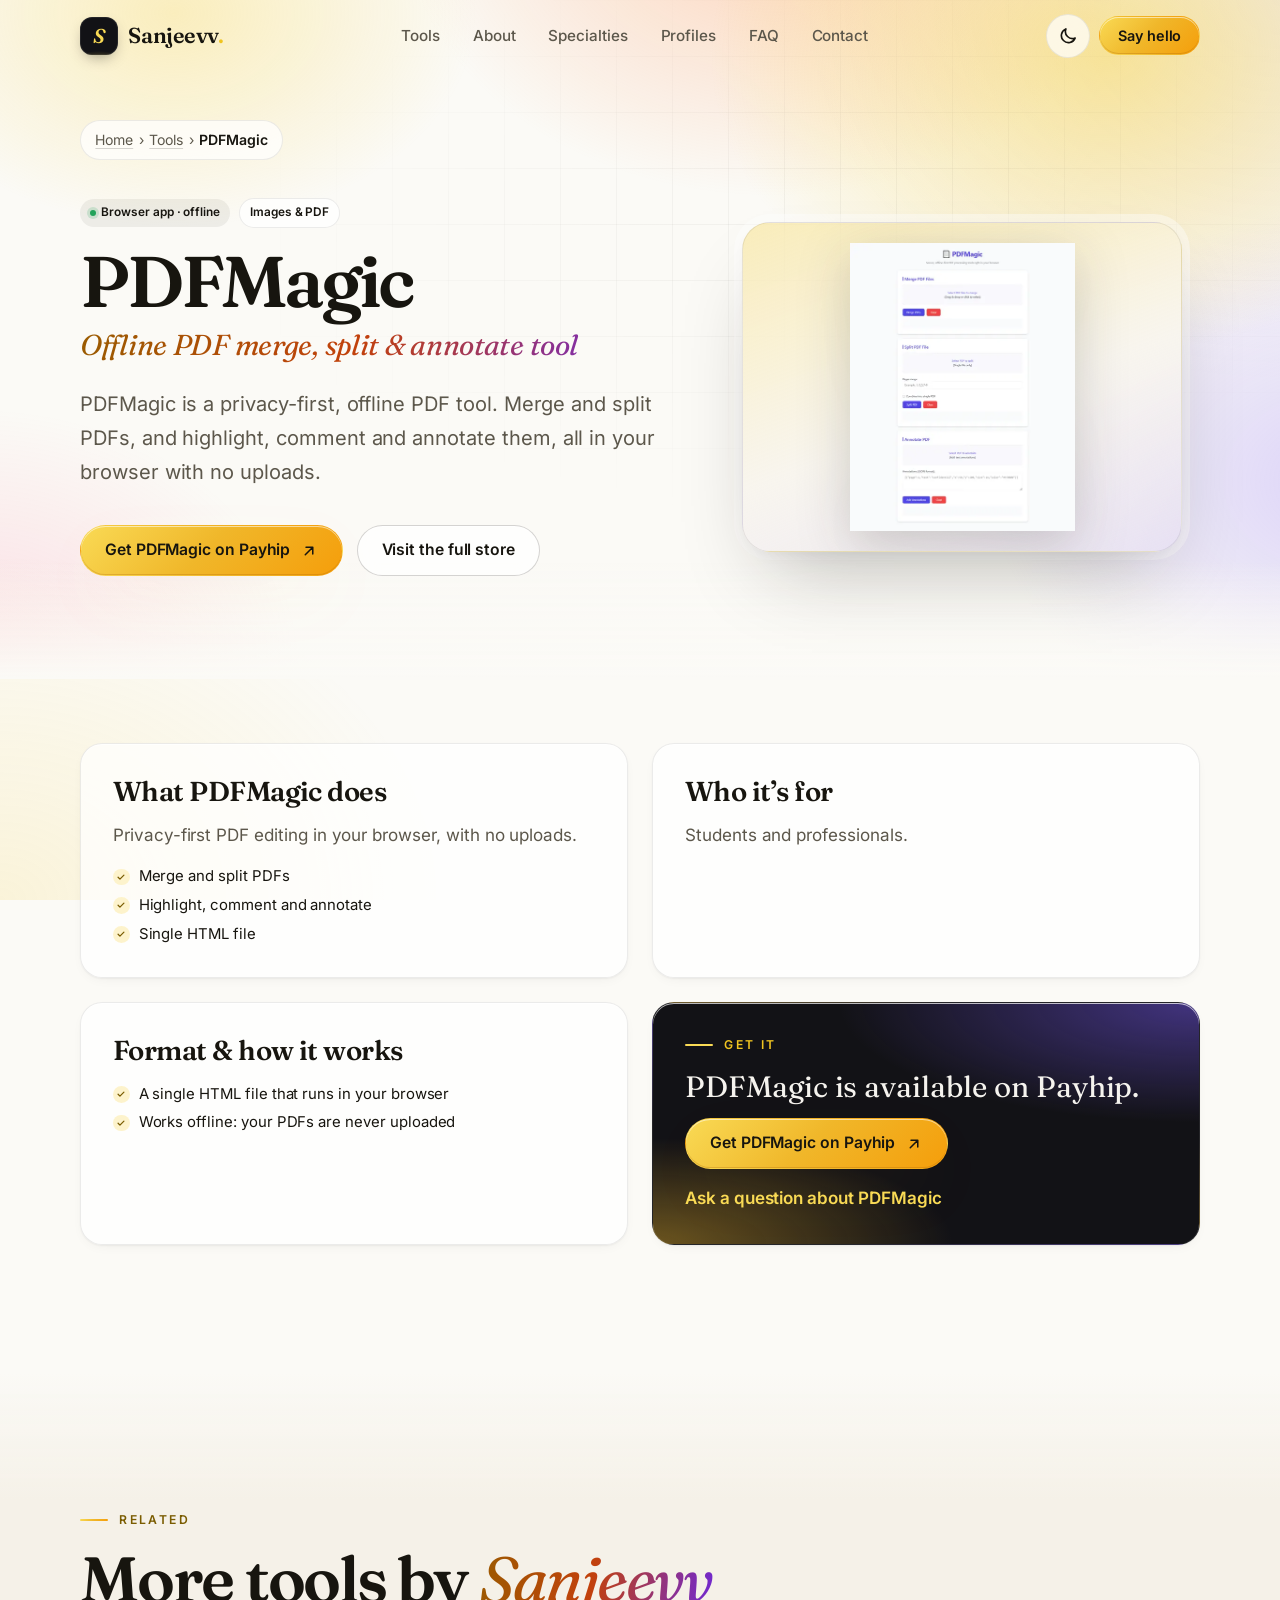
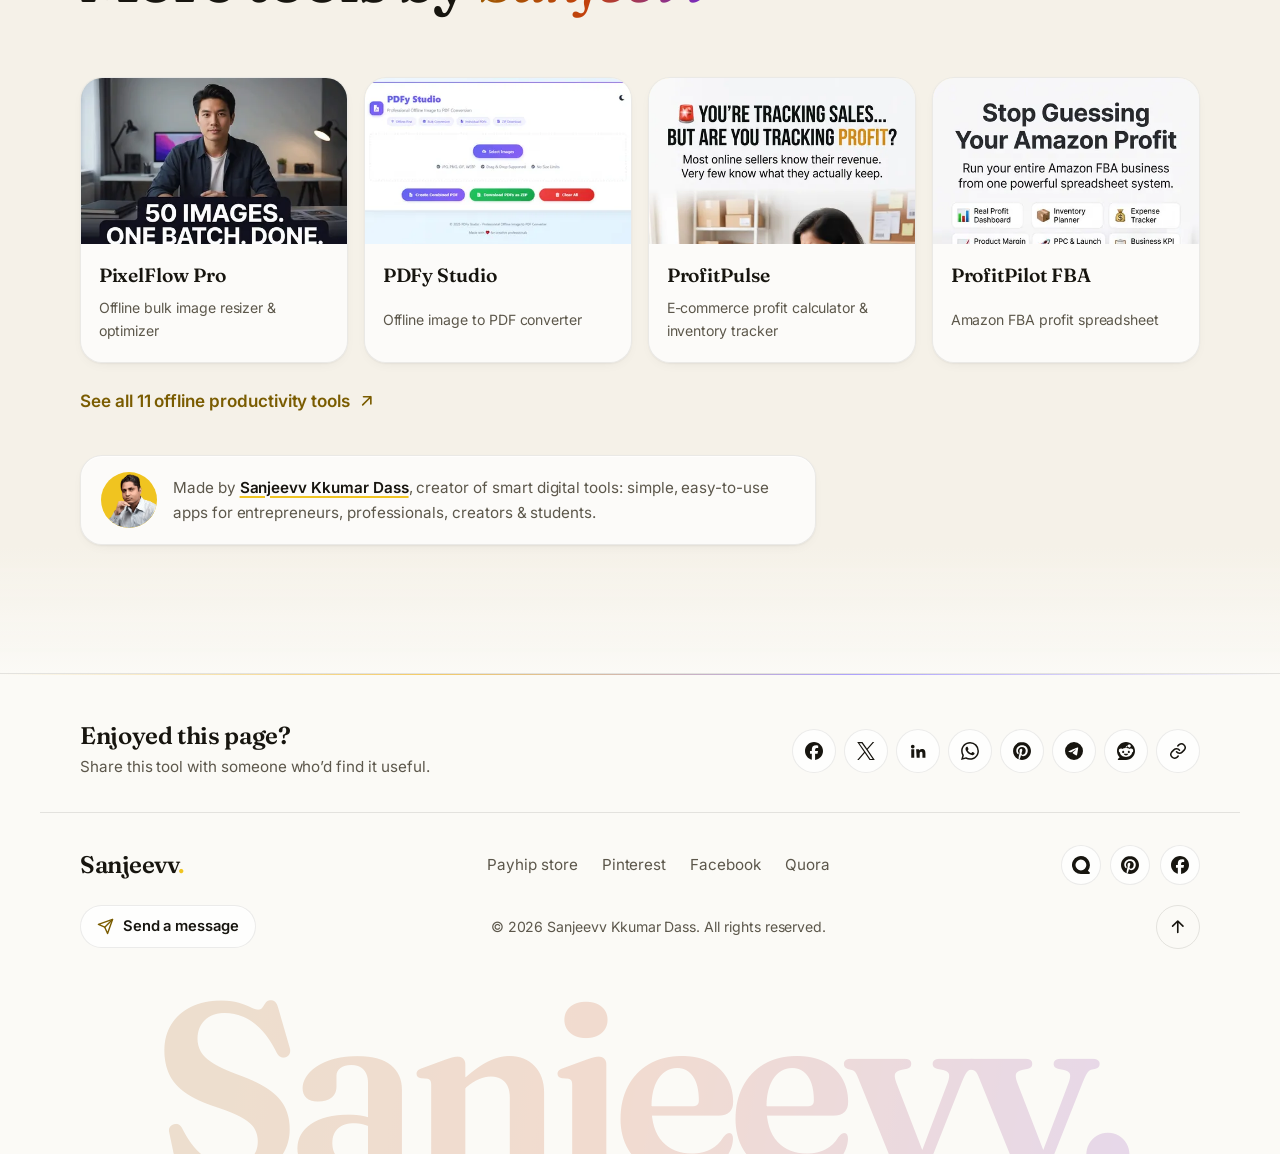
<file: tools/pdfmagic/index.html>
<!DOCTYPE html>
<html lang="en" data-theme="light">
<head>
  <meta charset="utf-8" />
  <meta name="viewport" content="width=device-width, initial-scale=1" />
  <title>PDFMagic – Offline PDF Merge, Split &amp; Annotate Tool</title>
  <meta name="description" content="PDFMagic is a privacy-first offline PDF tool: merge, split, highlight, comment and annotate PDFs in your browser with no uploads. Single HTML file." />
  <meta name="robots" content="index, follow, max-image-preview:large" />
  <link rel="canonical" href="https://designruse.github.io/SanjeevvKkumarDass/tools/pdfmagic/" />
  <meta name="author" content="Sanjeevv Kkumar Dass" />
  <meta name="theme-color" content="#f0c420" />
  <meta name="color-scheme" content="light dark" />
  <meta name="application-name" content="Sanjeevv Kkumar Dass" />
  <meta name="apple-mobile-web-app-title" content="Sanjeevv" />
  <meta property="og:type" content="website" />
  <meta property="og:site_name" content="Sanjeevv Kkumar Dass" />
  <meta property="og:locale" content="en_US" />
  <meta property="og:title" content="PDFMagic – Offline PDF Merge, Split &amp; Annotate Tool" />
  <meta property="og:description" content="PDFMagic is a privacy-first offline PDF tool: merge, split, highlight, comment and annotate PDFs in your browser with no uploads. Single HTML file." />
  <meta property="og:url" content="https://designruse.github.io/SanjeevvKkumarDass/tools/pdfmagic/" />
  <meta property="og:image" content="https://designruse.github.io/SanjeevvKkumarDass/images/tools/pdfmagic-736.webp" />
  <meta property="og:image:secure_url" content="https://designruse.github.io/SanjeevvKkumarDass/images/tools/pdfmagic-736.webp" />
  <meta property="og:image:type" content="image/webp" />
  <meta property="og:image:width" content="736" />
  <meta property="og:image:height" content="940" />
  <meta property="og:image:alt" content="PDFMagic app screenshot: merge, split and annotate panels." />
  <meta name="twitter:card" content="summary_large_image" />
  <meta name="twitter:title" content="PDFMagic – Offline PDF Merge, Split &amp; Annotate Tool" />
  <meta name="twitter:description" content="PDFMagic is a privacy-first offline PDF tool: merge, split, highlight, comment and annotate PDFs in your browser with no uploads. Single HTML file." />
  <meta name="twitter:image" content="https://designruse.github.io/SanjeevvKkumarDass/images/tools/pdfmagic-736.webp" />
  <meta name="twitter:image:alt" content="PDFMagic app screenshot: merge, split and annotate panels." />
  <link rel="apple-touch-icon" sizes="180x180" href="../../images/apple-touch-icon.png" />
  <link rel="icon" type="image/png" sizes="48x48" href="../../images/favicon-48x48.png" />
  <link rel="icon" type="image/png" sizes="96x96" href="../../images/favicon-96x96.png" />
  <link rel="icon" type="image/png" sizes="192x192" href="../../images/icon-192.png" />
  <link rel="icon" type="image/png" sizes="32x32" href="../../images/favicon-32x32.png" />
  <link rel="manifest" href="../../site.webmanifest" />
  <link rel="shortcut icon" href="../../images/favicon.ico" />
  <link rel="preload" href="../../fonts/fraunces-latin.woff2" as="font" type="font/woff2" crossorigin />
  <link rel="preload" href="../../fonts/inter-latin.woff2" as="font" type="font/woff2" crossorigin />
  <link rel="stylesheet" href="../../css/styles.css" />
  <script type="application/ld+json">
{
  "@context": "https://schema.org",
  "@graph": [
    {
      "@type": "WebPage",
      "@id": "https://designruse.github.io/SanjeevvKkumarDass/tools/pdfmagic/",
      "url": "https://designruse.github.io/SanjeevvKkumarDass/tools/pdfmagic/",
      "name": "PDFMagic – Offline PDF Merge, Split & Annotate Tool",
      "description": "PDFMagic is a privacy-first offline PDF tool: merge, split, highlight, comment and annotate PDFs in your browser with no uploads. Single HTML file.",
      "inLanguage": "en",
      "isPartOf": {
        "@id": "https://designruse.github.io/SanjeevvKkumarDass/#website"
      },
      "breadcrumb": {
        "@id": "https://designruse.github.io/SanjeevvKkumarDass/tools/pdfmagic/#breadcrumb"
      },
      "mainEntity": {
        "@id": "https://designruse.github.io/SanjeevvKkumarDass/tools/pdfmagic/#app"
      },
      "primaryImageOfPage": {
        "@type": "ImageObject",
        "url": "https://designruse.github.io/SanjeevvKkumarDass/images/tools/pdfmagic-736.webp",
        "width": 736,
        "height": 940
      },
      "dateModified": "2026-10-22"
    },
    {
      "@type": "BreadcrumbList",
      "@id": "https://designruse.github.io/SanjeevvKkumarDass/tools/pdfmagic/#breadcrumb",
      "itemListElement": [
        {
          "@type": "ListItem",
          "position": 1,
          "name": "Home",
          "item": "https://designruse.github.io/SanjeevvKkumarDass/"
        },
        {
          "@type": "ListItem",
          "position": 2,
          "name": "Tools",
          "item": "https://designruse.github.io/SanjeevvKkumarDass/#tools"
        },
        {
          "@type": "ListItem",
          "position": 3,
          "name": "PDFMagic",
          "item": "https://designruse.github.io/SanjeevvKkumarDass/tools/pdfmagic/"
        }
      ]
    },
    {
      "@type": "SoftwareApplication",
      "@id": "https://designruse.github.io/SanjeevvKkumarDass/tools/pdfmagic/#app",
      "name": "PDFMagic",
      "description": "PDFMagic is a privacy-first, offline PDF tool. Merge and split PDFs, and highlight, comment and annotate them, all in your browser with no uploads.",
      "image": "https://designruse.github.io/SanjeevvKkumarDass/images/tools/pdfmagic-736.webp",
      "url": "https://designruse.github.io/SanjeevvKkumarDass/tools/pdfmagic/",
      "sameAs": "https://payhip.com/b/wTLyk",
      "author": {
        "@id": "https://designruse.github.io/SanjeevvKkumarDass/#person"
      },
      "creator": {
        "@id": "https://designruse.github.io/SanjeevvKkumarDass/#person"
      },
      "applicationCategory": "UtilitiesApplication",
      "operatingSystem": "Web browser",
      "featureList": [
        "Merge and split PDFs",
        "Highlight, comment and annotate",
        "Single HTML file"
      ]
    },
    {
      "@type": "WebSite",
      "@id": "https://designruse.github.io/SanjeevvKkumarDass/#website",
      "url": "https://designruse.github.io/SanjeevvKkumarDass/",
      "name": "Sanjeevv Kkumar Dass"
    },
    {
      "@type": "Person",
      "@id": "https://designruse.github.io/SanjeevvKkumarDass/#person",
      "name": "Sanjeevv Kkumar Dass",
      "url": "https://designruse.github.io/SanjeevvKkumarDass/",
      "jobTitle": "Creator of Smart Digital Tools"
    }
  ]
}
  </script>
  <script>
    (function () {
      try {
        var t = localStorage.getItem('theme');
        if (!t) t = window.matchMedia('(prefers-color-scheme: dark)').matches ? 'dark' : 'light';
        document.documentElement.setAttribute('data-theme', t);
      } catch (e) {}
      document.documentElement.classList.add('js');
    })();
  </script>
</head>
<body class="page-tool">
  <a class="skip-link" href="#main">Skip to content</a>

  <svg width="0" height="0" class="sr-only" aria-hidden="true" focusable="false">
    <symbol id="i-arrow" viewBox="0 0 24 24"><path d="M7 17 17 7M8 7h9v9" fill="none" stroke="currentColor" stroke-width="2" stroke-linecap="round" stroke-linejoin="round"/></symbol>
    <symbol id="i-arrow-down" viewBox="0 0 24 24"><path d="M12 4v15m0 0-6-6m6 6 6-6" fill="none" stroke="currentColor" stroke-width="2" stroke-linecap="round" stroke-linejoin="round"/></symbol>
    <symbol id="i-copy" viewBox="0 0 24 24"><g fill="none" stroke="currentColor" stroke-width="2" stroke-linecap="round" stroke-linejoin="round"><path d="M10 13a5 5 0 0 0 7.5.5l3-3a5 5 0 0 0-7-7l-1.7 1.7"/><path d="M14 11a5 5 0 0 0-7.5-.5l-3 3a5 5 0 0 0 7 7l1.7-1.7"/></g></symbol>
    <symbol id="i-check" viewBox="0 0 24 24"><path d="m5 12.5 4.5 4.5L19 7.5" fill="none" stroke="currentColor" stroke-width="2.2" stroke-linecap="round" stroke-linejoin="round"/></symbol>
    <symbol id="i-mail" viewBox="0 0 24 24"><g fill="none" stroke="currentColor" stroke-width="2" stroke-linecap="round" stroke-linejoin="round"><rect x="3" y="5" width="18" height="14" rx="2.5"/><path d="m4 7 8 6 8-6"/></g></symbol>
    <symbol id="i-send" viewBox="0 0 24 24"><g fill="none" stroke="currentColor" stroke-width="2" stroke-linecap="round" stroke-linejoin="round"><path d="M22 2 11 13"/><path d="M22 2 15 22l-4-9-9-4 20-7Z"/></g></symbol>
    <symbol id="i-sun" viewBox="0 0 24 24"><g fill="none" stroke="currentColor" stroke-width="2" stroke-linecap="round"><circle cx="12" cy="12" r="4.2"/><path d="M12 2v2M12 20v2M4.9 4.9l1.4 1.4M17.7 17.7l1.4 1.4M2 12h2M20 12h2M4.9 19.1l1.4-1.4M17.7 6.3l1.4-1.4"/></g></symbol>
    <symbol id="i-moon" viewBox="0 0 24 24"><path d="M20.5 14.5A8.5 8.5 0 0 1 9.5 3.5a8.5 8.5 0 1 0 11 11Z" fill="none" stroke="currentColor" stroke-width="2" stroke-linejoin="round"/></symbol>
    <symbol id="s-quora" viewBox="0 0 24 24"><path fill="currentColor" d="M7.3799.9483A11.9628 11.9628 0 0 1 21.248 19.5397l2.4096 2.4225c.7322.7362.21 1.9905-.8272 1.9905l-10.7105.01a12.52 12.52 0 0 1-.304 0h-.02A11.9628 11.9628 0 0 1 7.3818.9503Zm7.3217 4.428a7.1717 7.1717 0 1 0-5.4873 13.2512 7.1717 7.1717 0 0 0 5.4883-13.2511Z"/></symbol>
    <symbol id="s-facebook" viewBox="0 0 24 24"><path fill="currentColor" d="M9.101 23.691v-7.98H6.627v-3.667h2.474v-1.58c0-4.085 1.848-5.978 5.858-5.978.401 0 .955.042 1.468.103a8.68 8.68 0 0 1 1.141.195v3.325a8.623 8.623 0 0 0-.653-.036 26.805 26.805 0 0 0-.733-.009c-.707 0-1.259.096-1.675.309a1.686 1.686 0 0 0-.679.622c-.258.42-.374.995-.374 1.752v1.297h3.919l-.386 2.103-.287 1.564h-3.246v8.245C19.396 23.238 24 18.179 24 12.044c0-6.627-5.373-12-12-12s-12 5.373-12 12c0 5.628 3.874 10.35 9.101 11.647Z"/></symbol>
    <symbol id="s-x" viewBox="0 0 24 24"><path fill="currentColor" d="M14.234 10.162 22.977 0h-2.072l-7.591 8.824L7.251 0H.258l9.168 13.343L.258 24H2.33l8.016-9.318L16.749 24h6.993zm-2.837 3.299-.929-1.329L3.076 1.56h3.182l5.965 8.532.929 1.329 7.754 11.09h-3.182z"/></symbol>
    <symbol id="s-whatsapp" viewBox="0 0 24 24"><path fill="currentColor" d="M17.472 14.382c-.297-.149-1.758-.867-2.03-.967-.273-.099-.471-.148-.67.15-.197.297-.767.966-.94 1.164-.173.199-.347.223-.644.075-.297-.15-1.255-.463-2.39-1.475-.883-.788-1.48-1.761-1.653-2.059-.173-.297-.018-.458.13-.606.134-.133.298-.347.446-.52.149-.174.198-.298.298-.497.099-.198.05-.371-.025-.52-.075-.149-.669-1.612-.916-2.207-.242-.579-.487-.5-.669-.51-.173-.008-.371-.01-.57-.01-.198 0-.52.074-.792.372-.272.297-1.04 1.016-1.04 2.479 0 1.462 1.065 2.875 1.213 3.074.149.198 2.096 3.2 5.077 4.487.709.306 1.262.489 1.694.625.712.227 1.36.195 1.871.118.571-.085 1.758-.719 2.006-1.413.248-.694.248-1.289.173-1.413-.074-.124-.272-.198-.57-.347m-5.421 7.403h-.004a9.87 9.87 0 01-5.031-1.378l-.361-.214-3.741.982.998-3.648-.235-.374a9.86 9.86 0 01-1.51-5.26c.001-5.45 4.436-9.884 9.888-9.884 2.64 0 5.122 1.03 6.988 2.898a9.825 9.825 0 012.893 6.994c-.003 5.45-4.437 9.884-9.885 9.884m8.413-18.297A11.815 11.815 0 0012.05 0C5.495 0 .16 5.335.157 11.892c0 2.096.547 4.142 1.588 5.945L.057 24l6.305-1.654a11.882 11.882 0 005.683 1.448h.005c6.554 0 11.89-5.335 11.893-11.893a11.821 11.821 0 00-3.48-8.413Z"/></symbol>
    <symbol id="s-pinterest" viewBox="0 0 24 24"><path fill="currentColor" d="M12.017 0C5.396 0 .029 5.367.029 11.987c0 5.079 3.158 9.417 7.618 11.162-.105-.949-.199-2.403.041-3.439.219-.937 1.406-5.957 1.406-5.957s-.359-.72-.359-1.781c0-1.663.967-2.911 2.168-2.911 1.024 0 1.518.769 1.518 1.688 0 1.029-.653 2.567-.992 3.992-.285 1.193.6 2.165 1.775 2.165 2.128 0 3.768-2.245 3.768-5.487 0-2.861-2.063-4.869-5.008-4.869-3.41 0-5.409 2.562-5.409 5.199 0 1.033.394 2.143.889 2.741.099.12.112.225.085.345-.09.375-.293 1.199-.334 1.363-.053.225-.172.271-.401.165-1.495-.69-2.433-2.878-2.433-4.646 0-3.776 2.748-7.252 7.92-7.252 4.158 0 7.392 2.967 7.392 6.923 0 4.135-2.607 7.462-6.233 7.462-1.214 0-2.354-.629-2.758-1.379l-.749 2.848c-.269 1.045-1.004 2.352-1.498 3.146 1.123.345 2.306.535 3.55.535 6.607 0 11.985-5.365 11.985-11.987C23.97 5.39 18.592.026 11.985.026L12.017 0z"/></symbol>
    <symbol id="s-telegram" viewBox="0 0 24 24"><path fill="currentColor" d="M11.944 0A12 12 0 0 0 0 12a12 12 0 0 0 12 12 12 12 0 0 0 12-12A12 12 0 0 0 12 0a12 12 0 0 0-.056 0zm4.962 7.224c.1-.002.321.023.465.14a.506.506 0 0 1 .171.325c.016.093.036.306.02.472-.18 1.898-.962 6.502-1.36 8.627-.168.9-.499 1.201-.82 1.23-.696.065-1.225-.46-1.9-.902-1.056-.693-1.653-1.124-2.678-1.8-1.185-.78-.417-1.21.258-1.91.177-.184 3.247-2.977 3.307-3.23.007-.032.014-.15-.056-.212s-.174-.041-.249-.024c-.106.024-1.793 1.14-5.061 3.345-.48.33-.913.49-1.302.48-.428-.008-1.252-.241-1.865-.44-.752-.245-1.349-.374-1.297-.789.027-.216.325-.437.893-.663 3.498-1.524 5.83-2.529 6.998-3.014 3.332-1.386 4.025-1.627 4.476-1.635z"/></symbol>
    <symbol id="s-reddit" viewBox="0 0 24 24"><path fill="currentColor" d="M12 0C5.373 0 0 5.373 0 12c0 3.314 1.343 6.314 3.515 8.485l-2.286 2.286C.775 23.225 1.097 24 1.738 24H12c6.627 0 12-5.373 12-12S18.627 0 12 0Zm4.388 3.199c1.104 0 1.999.895 1.999 1.999 0 1.105-.895 2-1.999 2-.946 0-1.739-.657-1.947-1.539v.002c-1.147.162-2.032 1.15-2.032 2.341v.007c1.776.067 3.4.567 4.686 1.363.473-.363 1.064-.58 1.707-.58 1.547 0 2.802 1.254 2.802 2.802 0 1.117-.655 2.081-1.601 2.531-.088 3.256-3.637 5.876-7.997 5.876-4.361 0-7.905-2.617-7.998-5.87-.954-.447-1.614-1.415-1.614-2.538 0-1.548 1.255-2.802 2.803-2.802.645 0 1.239.218 1.712.585 1.275-.79 2.881-1.291 4.64-1.365v-.01c0-1.663 1.263-3.034 2.88-3.207.188-.911.993-1.595 1.959-1.595Zm-8.085 8.376c-.784 0-1.459.78-1.506 1.797-.047 1.016.64 1.429 1.426 1.429.786 0 1.371-.369 1.418-1.385.047-1.017-.553-1.841-1.338-1.841Zm7.406 0c-.786 0-1.385.824-1.338 1.841.047 1.017.634 1.385 1.418 1.385.785 0 1.473-.413 1.426-1.429-.046-1.017-.721-1.797-1.506-1.797Zm-3.703 4.013c-.974 0-1.907.048-2.77.135-.147.015-.241.168-.183.305.483 1.154 1.622 1.964 2.953 1.964 1.33 0 2.47-.81 2.953-1.964.057-.137-.037-.29-.184-.305-.863-.087-1.795-.135-2.769-.135Z"/></symbol>
    <symbol id="s-threads" viewBox="0 0 24 24"><path fill="currentColor" d="M18.263 11.097c-.03-3.486-1.92-5.586-5.111-5.586-2.13 0-3.922.963-4.863 2.499l2.062 1.438c.535-.843 1.272-1.543 2.628-1.543 1.528 0 2.318.85 2.544 2.431a15 15 0 0 0-2.236-.173c-4.125 0-6.068 1.867-6.068 4.336s1.943 3.99 4.804 3.99c3.139 0 5.013-2.115 5.781-4.735.798.361 1.348 1.204 1.348 2.47 0 3.387-3.907 5.232-7.22 5.232-4.885 0-8.077-3.207-8.077-8.424 0-6.392 4.223-10.487 9.9-10.487 3.808 0 5.69 1.671 6.97 3.914l2.108-1.475C21.44 2.078 18.331 0 13.663 0 6.227 0 1.168 5.277 1.168 12.934c0 7 4.953 11.066 10.856 11.066 4.878 0 9.809-2.846 9.809-7.716 0-2.545-1.46-4.231-3.569-5.187m-6.33 4.855c-1.077 0-2.026-.512-2.026-1.453 0-1.483 1.822-1.934 3.606-1.934.678 0 1.34.045 1.927.173-.422 1.927-1.671 3.215-3.508 3.214Z"/></symbol>
    <symbol id="s-youtube" viewBox="0 0 24 24"><path fill="currentColor" d="M23.498 6.186a3.016 3.016 0 0 0-2.122-2.136C19.505 3.545 12 3.545 12 3.545s-7.505 0-9.377.505A3.017 3.017 0 0 0 .502 6.186C0 8.07 0 12 0 12s0 3.93.502 5.814a3.016 3.016 0 0 0 2.122 2.136c1.871.505 9.376.505 9.376.505s7.505 0 9.377-.505a3.015 3.015 0 0 0 2.122-2.136C24 15.93 24 12 24 12s0-3.93-.502-5.814zM9.545 15.568V8.432L15.818 12l-6.273 3.568z"/></symbol>
    <symbol id="s-linkedin" viewBox="0 0 24 24"><path fill="currentColor" d="M4.98 3.5a2.5 2.5 0 1 1 0 5 2.5 2.5 0 0 1 0-5zM3 9.75h4V21H3zM9.5 9.75h3.8v1.6h.05c.53-.95 1.83-1.95 3.77-1.95 4.03 0 4.78 2.5 4.78 5.75V21h-4v-5.1c0-1.22-.02-2.78-1.7-2.78-1.7 0-1.96 1.33-1.96 2.7V21h-4z"/></symbol>
    <symbol id="i-share" viewBox="0 0 24 24"><g fill="none" stroke="currentColor" stroke-width="2" stroke-linecap="round" stroke-linejoin="round"><path d="M4 12v7a2 2 0 0 0 2 2h12a2 2 0 0 0 2-2v-7"/><path d="m16 6-4-4-4 4M12 2v13"/></g></symbol>
  </svg>

  <header class="site-header" id="top">
    <nav class="nav container" aria-label="Primary">
      <a class="brand" href="../../">
        <span class="brand-mark" aria-hidden="true">S</span>
        <span class="brand-name">Sanjeevv<span class="brand-dot">.</span></span><span class="sr-only"> Kkumar Dass, back to top</span>
      </a>
      <ul class="nav-links" id="nav-menu">
        <li><a href="../../#tools">Tools</a></li>
        <li><a href="../../#about">About</a></li>
        <li><a href="../../#specialties">Specialties</a></li>
        <li><a href="../../#work">Profiles</a></li>
        <li><a href="../../#faq">FAQ</a></li>
        <li><a href="../../#contact">Contact</a></li>
        <li class="nav-cta-mobile"><a class="btn btn-primary" href="../../#contact">Leave a message</a></li>
      </ul>
      <div class="nav-actions">
        <button class="icon-btn theme-toggle" type="button" aria-label="Switch to dark theme">
          <svg class="ico ico-moon" aria-hidden="true"><use href="#i-moon"/></svg>
          <svg class="ico ico-sun" aria-hidden="true"><use href="#i-sun"/></svg>
        </button>
        <a class="btn btn-primary btn-sm nav-cta" href="../../#contact">Say hello</a>
        <button class="icon-btn menu-toggle" type="button" aria-label="Open menu" aria-expanded="false" aria-controls="nav-menu">
          <span class="bars" aria-hidden="true"><span></span><span></span><span></span></span>
        </button>
      </div>
    </nav>
  </header>

  <main id="main">
    <section class="tool-hero" aria-labelledby="tool-title">
      <div class="hero-bg" aria-hidden="true"></div>
      <div class="container">
        <nav class="breadcrumb" aria-label="Breadcrumb">
          <ol>
            <li><a href="../../">Home</a></li>
            <li><a href="../../#tools">Tools</a></li>
            <li><span aria-current="page">PDFMagic</span></li>
          </ol>
        </nav>
        <div class="tool-hero-grid">
          <div class="tool-hero-copy">
            <div class="tool-meta">
              <span class="tool-format">Browser app · offline</span>
              <span class="tool-chip">Images &amp; PDF</span>
              <!-- PRICE SLOT: add <span class="tool-price">$X</span> here when prices are final. -->
            </div>
            <h1 id="tool-title" class="tool-h1"><span class="tool-h1-name">PDFMagic</span> <span class="tool-h1-desc">Offline PDF merge, split &amp; annotate tool</span></h1>
            <p class="lead">PDFMagic is a privacy-first, offline PDF tool. Merge and split PDFs, and highlight, comment and annotate them, all in your browser with no uploads.</p>
            <div class="hero-ctas">
              <a class="btn btn-primary" href="https://payhip.com/b/wTLyk" target="_blank" rel="noopener">
                Get PDFMagic on Payhip
                <svg class="ico" aria-hidden="true"><use href="#i-arrow"/></svg>
              </a>
              <a class="btn btn-ghost" href="https://payhip.com/u1757007407332758617765" target="_blank" rel="noopener">Visit the full store</a>
            </div>
          </div>
          <figure class="tool-hero-media is-shot">
            <img src="../../images/tools/pdfmagic-736.webp" srcset="../../images/tools/pdfmagic-480.webp 480w, ../../images/tools/pdfmagic-736.webp 736w" sizes="(min-width: 900px) 440px, 92vw" width="736" height="940" fetchpriority="high" decoding="async" alt="PDFMagic app screenshot: merge, split and annotate panels." />
          </figure>
        </div>
      </div>
    </section>

    <section class="section tool-details" aria-label="PDFMagic details">
      <div class="container tool-details-grid">
        <article class="detail-card">
          <h2 class="detail-h2">What PDFMagic does</h2>
          <p>Privacy-first PDF editing in your browser, with no uploads.</p>
          <ul class="tool-features" role="list">
              <li>Merge and split PDFs</li>
              <li>Highlight, comment and annotate</li>
              <li>Single HTML file</li>
          </ul>
        </article>
        <article class="detail-card">
          <h2 class="detail-h2">Who it’s for</h2>
          <p>Students and professionals.</p>
        </article>
        <article class="detail-card">
          <h2 class="detail-h2">Format &amp; how it works</h2>
          <ul class="tool-features" role="list">
              <li>A single HTML file that runs in your browser</li>
              <li>Works offline: your PDFs are never uploaded</li>
          </ul>
        </article>
        <aside class="detail-card detail-cta">
          <p class="kicker">Get it</p>
          <p class="detail-cta-title">PDFMagic is available on Payhip.</p>
          <a class="btn btn-primary" href="https://payhip.com/b/wTLyk" target="_blank" rel="noopener">Get PDFMagic on Payhip <svg class="ico" aria-hidden="true"><use href="#i-arrow"/></svg></a>
          <a class="text-link" href="../../#contact">Ask a question about PDFMagic</a>
        </aside>
      </div>
    </section>

    <section class="section section-alt related" aria-labelledby="related-title">
      <div class="container">
        <header class="section-head">
          <p class="kicker">Related</p>
          <h2 id="related-title" class="h2">More tools by <em>Sanjeevv</em></h2>
        </header>
        <ul class="rel-grid" role="list">
            <li>
              <a class="rel-card" href="../pixelflow-pro/">
                <span class="rel-img"><img src="../../images/tools/pixelflow-pro-480.webp" width="480" height="853" loading="lazy" decoding="async" alt="" /></span>
                <span class="rel-text"><span class="rel-name">PixelFlow Pro</span><span class="rel-kind">Offline bulk image resizer &amp; optimizer</span></span>
              </a>
            </li>
            <li>
              <a class="rel-card" href="../pdfy-studio/">
                <span class="rel-img"><img src="../../images/tools/pdfy-studio-480.webp" width="480" height="257" loading="lazy" decoding="async" alt="" /></span>
                <span class="rel-text"><span class="rel-name">PDFy Studio</span><span class="rel-kind">Offline image to PDF converter</span></span>
              </a>
            </li>
            <li>
              <a class="rel-card" href="../profitpulse/">
                <span class="rel-img"><img src="../../images/tools/profitpulse-480.webp" width="480" height="860" loading="lazy" decoding="async" alt="" /></span>
                <span class="rel-text"><span class="rel-name">ProfitPulse</span><span class="rel-kind">E-commerce profit calculator &amp; inventory tracker</span></span>
              </a>
            </li>
            <li>
              <a class="rel-card" href="../profitpilot-fba/">
                <span class="rel-img"><img src="../../images/tools/profitpilot-fba-480.webp" width="480" height="853" loading="lazy" decoding="async" alt="" /></span>
                <span class="rel-text"><span class="rel-name">ProfitPilot FBA</span><span class="rel-kind">Amazon FBA profit spreadsheet</span></span>
              </a>
            </li>
        </ul>
        <p class="rel-all"><a class="text-link" href="../../#tools">See all 11 offline productivity tools <svg class="ico" aria-hidden="true"><use href="#i-arrow"/></svg></a></p>
        <div class="creator-box">
          <img src="../../images/skdas-seated.webp" width="343" height="343" loading="lazy" decoding="async" alt="Sanjeevv Kkumar Dass" />
          <p>Made by <a href="../../#about">Sanjeevv Kkumar Dass</a>, creator of smart digital tools: simple, easy-to-use apps for entrepreneurs, professionals, creators &amp; students.</p>
        </div>
      </div>
    </section>
  </main>

  <footer class="site-footer">
    <div class="container share-band">
      <div>
        <p class="share-title">Enjoyed this page?</p>
        <p class="share-sub">Share this tool with someone who’d find it useful.</p>
      </div>
      <ul class="share-list" role="list" aria-label="Share this page">
          <li class="share-native-item" hidden><button class="share-btn share-native" type="button" aria-label="Share using your device"><svg class="ico" aria-hidden="true"><use href="#i-share"/></svg></button></li>
          <li><a class="share-btn share-facebook" href="https://www.facebook.com/sharer/sharer.php?u=https%3A%2F%2Fdesignruse.github.io%2FSanjeevvKkumarDass%2Ftools%2Fpdfmagic%2F" target="_blank" rel="noopener noreferrer" aria-label="Share on Facebook (opens in a new tab)" title="Share on Facebook"><svg class="ico" aria-hidden="true"><use href="#s-facebook"/></svg></a></li>
          <li><a class="share-btn share-x" href="https://x.com/intent/post?url=https%3A%2F%2Fdesignruse.github.io%2FSanjeevvKkumarDass%2Ftools%2Fpdfmagic%2F&amp;text=PDFMagic%20%E2%80%93%20Offline%20PDF%20Merge%2C%20Split%20%26%20Annotate%20Tool" target="_blank" rel="noopener noreferrer" aria-label="Share on X (opens in a new tab)" title="Share on X"><svg class="ico" aria-hidden="true"><use href="#s-x"/></svg></a></li>
          <li><a class="share-btn share-linkedin" href="https://www.linkedin.com/sharing/share-offsite/?url=https%3A%2F%2Fdesignruse.github.io%2FSanjeevvKkumarDass%2Ftools%2Fpdfmagic%2F" target="_blank" rel="noopener noreferrer" aria-label="Share on LinkedIn (opens in a new tab)" title="Share on LinkedIn"><svg class="ico" aria-hidden="true"><use href="#s-linkedin"/></svg></a></li>
          <li><a class="share-btn share-whatsapp" href="https://wa.me/?text=PDFMagic%20%E2%80%93%20Offline%20PDF%20Merge%2C%20Split%20%26%20Annotate%20Tool%20https%3A%2F%2Fdesignruse.github.io%2FSanjeevvKkumarDass%2Ftools%2Fpdfmagic%2F" target="_blank" rel="noopener noreferrer" aria-label="Share on WhatsApp (opens in a new tab)" title="Share on WhatsApp"><svg class="ico" aria-hidden="true"><use href="#s-whatsapp"/></svg></a></li>
          <li><a class="share-btn share-pinterest" href="https://www.pinterest.com/pin/create/button/?url=https%3A%2F%2Fdesignruse.github.io%2FSanjeevvKkumarDass%2Ftools%2Fpdfmagic%2F&amp;media=https%3A%2F%2Fdesignruse.github.io%2FSanjeevvKkumarDass%2Ftools%2Fpdfmagic%2Fimages%2Fog-image-square.jpg&amp;description=PDFMagic%20%E2%80%93%20Offline%20PDF%20Merge%2C%20Split%20%26%20Annotate%20Tool" target="_blank" rel="noopener noreferrer" aria-label="Share on Pinterest (opens in a new tab)" title="Share on Pinterest"><svg class="ico" aria-hidden="true"><use href="#s-pinterest"/></svg></a></li>
          <li><a class="share-btn share-telegram" href="https://t.me/share/url?url=https%3A%2F%2Fdesignruse.github.io%2FSanjeevvKkumarDass%2Ftools%2Fpdfmagic%2F&amp;text=PDFMagic%20%E2%80%93%20Offline%20PDF%20Merge%2C%20Split%20%26%20Annotate%20Tool" target="_blank" rel="noopener noreferrer" aria-label="Share on Telegram (opens in a new tab)" title="Share on Telegram"><svg class="ico" aria-hidden="true"><use href="#s-telegram"/></svg></a></li>
          <li><a class="share-btn share-reddit" href="https://www.reddit.com/submit?url=https%3A%2F%2Fdesignruse.github.io%2FSanjeevvKkumarDass%2Ftools%2Fpdfmagic%2F&amp;title=PDFMagic%20%E2%80%93%20Offline%20PDF%20Merge%2C%20Split%20%26%20Annotate%20Tool" target="_blank" rel="noopener noreferrer" aria-label="Share on Reddit (opens in a new tab)" title="Share on Reddit"><svg class="ico" aria-hidden="true"><use href="#s-reddit"/></svg></a></li>
          <li><button class="share-btn copy-btn-inline" type="button" data-url="https://designruse.github.io/SanjeevvKkumarDass/tools/pdfmagic/" aria-label="Copy page link" title="Copy link"><svg class="ico ico-copy" aria-hidden="true"><use href="#i-copy"/></svg><svg class="ico ico-check" aria-hidden="true"><use href="#i-check"/></svg></button></li>
      </ul>
    </div>
    <div class="container footer-inner">
      <p class="footer-brand">Sanjeevv<span class="brand-dot">.</span></p>
      <a class="footer-contact" href="../../#contact"><svg class="ico" aria-hidden="true"><use href="#i-send"/></svg><span>Send a message</span></a>
      <ul class="footer-links" role="list">
        <li><a href="https://payhip.com/u1757007407332758617765" target="_blank" rel="me noopener">Payhip store</a></li>
        <li><a href="https://www.pinterest.com/SanjeevvKkumarDass/" target="_blank" rel="me noopener noreferrer">Pinterest</a></li>
        <li><a href="https://www.facebook.com/SanjeevvKkumarDass/" target="_blank" rel="me noopener noreferrer">Facebook</a></li>
        <li><a href="https://www.quora.com/profile/Sanjeevv-Kkumar-Dass" target="_blank" rel="me noopener noreferrer">Quora</a></li>
      </ul>
      <ul class="social social-footer" role="list" aria-label="Find Sanjeevv Kkumar Dass on social media">
        <li><a class="social-link" href="https://www.quora.com/profile/Sanjeevv-Kkumar-Dass" target="_blank" rel="me noopener noreferrer" aria-label="Quora: Sanjeevv Kkumar Dass (opens in a new tab)"><svg class="ico" aria-hidden="true"><use href="#s-quora"/></svg></a></li>
        <li><a class="social-link" href="https://www.pinterest.com/SanjeevvKkumarDass/" target="_blank" rel="me noopener noreferrer" aria-label="Pinterest: SanjeevvKkumarDass (opens in a new tab)"><svg class="ico" aria-hidden="true"><use href="#s-pinterest"/></svg></a></li>
        <li><a class="social-link" href="https://www.facebook.com/SanjeevvKkumarDass/" target="_blank" rel="me noopener noreferrer" aria-label="Facebook: Sanjeevv Kkumar Dass (opens in a new tab)"><svg class="ico" aria-hidden="true"><use href="#s-facebook"/></svg></a></li>
        <!-- ADD YOUR PROFILE URL: replace YOUR-PROFILE / YOUR-HANDLE with the real address, then remove the comment markers around the line.
        <li><a class="social-link" href="https://www.linkedin.com/in/YOUR-PROFILE" target="_blank" rel="me noopener noreferrer" aria-label="LinkedIn (opens in a new tab)"><svg class="ico" aria-hidden="true"><use href="#s-linkedin"/></svg></a></li>
        <li><a class="social-link" href="https://x.com/YOUR-HANDLE" target="_blank" rel="me noopener noreferrer" aria-label="X (opens in a new tab)"><svg class="ico" aria-hidden="true"><use href="#s-x"/></svg></a></li>
        <li><a class="social-link" href="https://www.threads.net/@YOUR-HANDLE" target="_blank" rel="me noopener noreferrer" aria-label="Threads (opens in a new tab)"><svg class="ico" aria-hidden="true"><use href="#s-threads"/></svg></a></li>
        <li><a class="social-link" href="https://www.youtube.com/@YOUR-HANDLE" target="_blank" rel="me noopener noreferrer" aria-label="YouTube (opens in a new tab)"><svg class="ico" aria-hidden="true"><use href="#s-youtube"/></svg></a></li>
        -->
      </ul>
      <p class="footer-copy">© <span id="year">2026</span> Sanjeevv Kkumar Dass. All rights reserved.</p>
      <a class="to-top" href="#top" aria-label="Back to top"><svg class="ico" aria-hidden="true" style="transform:rotate(-45deg)"><use href="#i-arrow"/></svg></a>
    </div>
    <p class="footer-mega" aria-hidden="true">Sanjeevv<span>.</span></p>
  </footer>

  <div class="toast" id="toast" role="status" aria-live="polite"></div>

  <script src="../../js/main.js" defer></script>
</body>
</html>
</file>
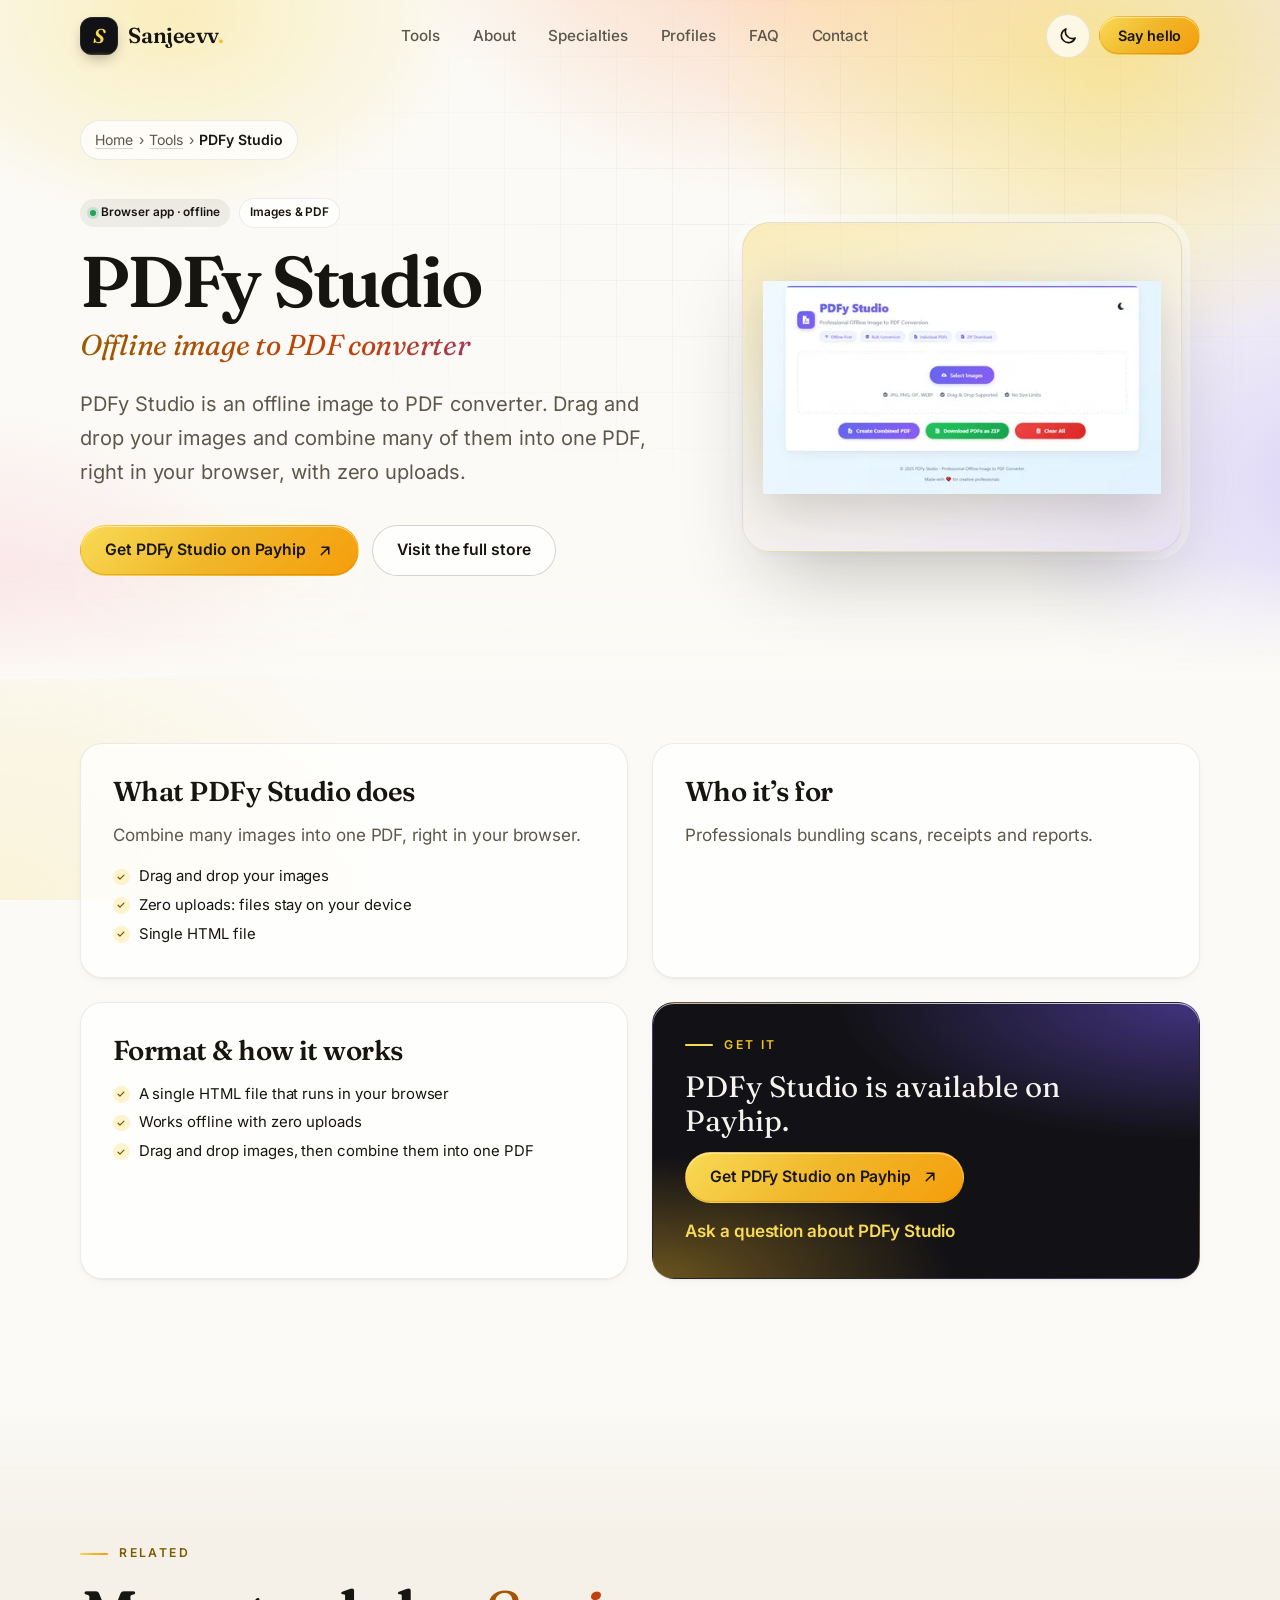
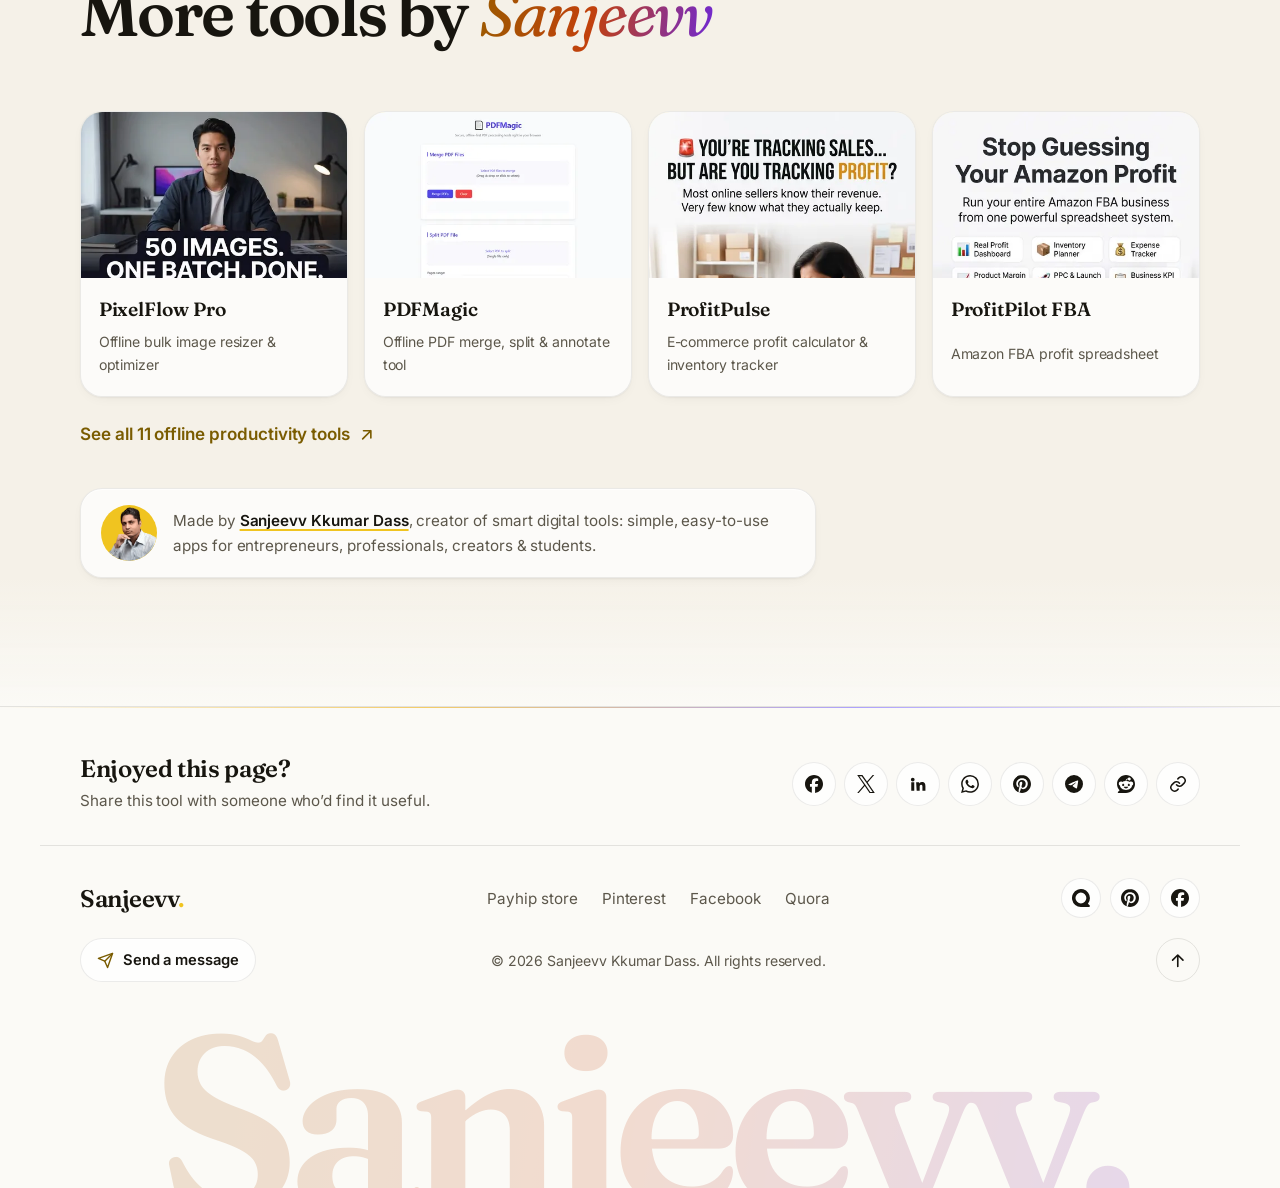
<file: tools/pdfy-studio/index.html>
<!DOCTYPE html>
<html lang="en" data-theme="light">
<head>
  <meta charset="utf-8" />
  <meta name="viewport" content="width=device-width, initial-scale=1" />
  <title>PDFy Studio – Offline Image to PDF Converter</title>
  <meta name="description" content="PDFy Studio is an offline image to PDF converter. Drag and drop images and combine many into one PDF in your browser, with zero uploads." />
  <meta name="robots" content="index, follow, max-image-preview:large" />
  <link rel="canonical" href="https://designruse.github.io/SanjeevvKkumarDass/tools/pdfy-studio/" />
  <meta name="author" content="Sanjeevv Kkumar Dass" />
  <meta name="theme-color" content="#f0c420" />
  <meta name="color-scheme" content="light dark" />
  <meta name="application-name" content="Sanjeevv Kkumar Dass" />
  <meta name="apple-mobile-web-app-title" content="Sanjeevv" />
  <meta property="og:type" content="website" />
  <meta property="og:site_name" content="Sanjeevv Kkumar Dass" />
  <meta property="og:locale" content="en_US" />
  <meta property="og:title" content="PDFy Studio – Offline Image to PDF Converter" />
  <meta property="og:description" content="PDFy Studio is an offline image to PDF converter. Drag and drop images and combine many into one PDF in your browser, with zero uploads." />
  <meta property="og:url" content="https://designruse.github.io/SanjeevvKkumarDass/tools/pdfy-studio/" />
  <meta property="og:image" content="https://designruse.github.io/SanjeevvKkumarDass/images/tools/pdfy-studio-736.webp" />
  <meta property="og:image:secure_url" content="https://designruse.github.io/SanjeevvKkumarDass/images/tools/pdfy-studio-736.webp" />
  <meta property="og:image:type" content="image/webp" />
  <meta property="og:image:width" content="736" />
  <meta property="og:image:height" content="394" />
  <meta property="og:image:alt" content="PDFy Studio app screenshot: “Professional offline image to PDF conversion” with a Select Images button." />
  <meta name="twitter:card" content="summary_large_image" />
  <meta name="twitter:title" content="PDFy Studio – Offline Image to PDF Converter" />
  <meta name="twitter:description" content="PDFy Studio is an offline image to PDF converter. Drag and drop images and combine many into one PDF in your browser, with zero uploads." />
  <meta name="twitter:image" content="https://designruse.github.io/SanjeevvKkumarDass/images/tools/pdfy-studio-736.webp" />
  <meta name="twitter:image:alt" content="PDFy Studio app screenshot: “Professional offline image to PDF conversion” with a Select Images button." />
  <link rel="apple-touch-icon" sizes="180x180" href="../../images/apple-touch-icon.png" />
  <link rel="icon" type="image/png" sizes="48x48" href="../../images/favicon-48x48.png" />
  <link rel="icon" type="image/png" sizes="96x96" href="../../images/favicon-96x96.png" />
  <link rel="icon" type="image/png" sizes="192x192" href="../../images/icon-192.png" />
  <link rel="icon" type="image/png" sizes="32x32" href="../../images/favicon-32x32.png" />
  <link rel="manifest" href="../../site.webmanifest" />
  <link rel="shortcut icon" href="../../images/favicon.ico" />
  <link rel="preload" href="../../fonts/fraunces-latin.woff2" as="font" type="font/woff2" crossorigin />
  <link rel="preload" href="../../fonts/inter-latin.woff2" as="font" type="font/woff2" crossorigin />
  <link rel="stylesheet" href="../../css/styles.css" />
  <script type="application/ld+json">
{
  "@context": "https://schema.org",
  "@graph": [
    {
      "@type": "WebPage",
      "@id": "https://designruse.github.io/SanjeevvKkumarDass/tools/pdfy-studio/",
      "url": "https://designruse.github.io/SanjeevvKkumarDass/tools/pdfy-studio/",
      "name": "PDFy Studio – Offline Image to PDF Converter",
      "description": "PDFy Studio is an offline image to PDF converter. Drag and drop images and combine many into one PDF in your browser, with zero uploads.",
      "inLanguage": "en",
      "isPartOf": {
        "@id": "https://designruse.github.io/SanjeevvKkumarDass/#website"
      },
      "breadcrumb": {
        "@id": "https://designruse.github.io/SanjeevvKkumarDass/tools/pdfy-studio/#breadcrumb"
      },
      "mainEntity": {
        "@id": "https://designruse.github.io/SanjeevvKkumarDass/tools/pdfy-studio/#app"
      },
      "primaryImageOfPage": {
        "@type": "ImageObject",
        "url": "https://designruse.github.io/SanjeevvKkumarDass/images/tools/pdfy-studio-736.webp",
        "width": 736,
        "height": 394
      },
      "dateModified": "2026-10-22"
    },
    {
      "@type": "BreadcrumbList",
      "@id": "https://designruse.github.io/SanjeevvKkumarDass/tools/pdfy-studio/#breadcrumb",
      "itemListElement": [
        {
          "@type": "ListItem",
          "position": 1,
          "name": "Home",
          "item": "https://designruse.github.io/SanjeevvKkumarDass/"
        },
        {
          "@type": "ListItem",
          "position": 2,
          "name": "Tools",
          "item": "https://designruse.github.io/SanjeevvKkumarDass/#tools"
        },
        {
          "@type": "ListItem",
          "position": 3,
          "name": "PDFy Studio",
          "item": "https://designruse.github.io/SanjeevvKkumarDass/tools/pdfy-studio/"
        }
      ]
    },
    {
      "@type": "SoftwareApplication",
      "@id": "https://designruse.github.io/SanjeevvKkumarDass/tools/pdfy-studio/#app",
      "name": "PDFy Studio",
      "description": "PDFy Studio is an offline image to PDF converter. Drag and drop your images and combine many of them into one PDF, right in your browser, with zero uploads.",
      "image": "https://designruse.github.io/SanjeevvKkumarDass/images/tools/pdfy-studio-736.webp",
      "url": "https://designruse.github.io/SanjeevvKkumarDass/tools/pdfy-studio/",
      "sameAs": "https://payhip.com/b/Nrjd2",
      "author": {
        "@id": "https://designruse.github.io/SanjeevvKkumarDass/#person"
      },
      "creator": {
        "@id": "https://designruse.github.io/SanjeevvKkumarDass/#person"
      },
      "applicationCategory": "UtilitiesApplication",
      "operatingSystem": "Web browser",
      "featureList": [
        "Drag and drop your images",
        "Zero uploads: files stay on your device",
        "Single HTML file"
      ]
    },
    {
      "@type": "WebSite",
      "@id": "https://designruse.github.io/SanjeevvKkumarDass/#website",
      "url": "https://designruse.github.io/SanjeevvKkumarDass/",
      "name": "Sanjeevv Kkumar Dass"
    },
    {
      "@type": "Person",
      "@id": "https://designruse.github.io/SanjeevvKkumarDass/#person",
      "name": "Sanjeevv Kkumar Dass",
      "url": "https://designruse.github.io/SanjeevvKkumarDass/",
      "jobTitle": "Creator of Smart Digital Tools"
    }
  ]
}
  </script>
  <script>
    (function () {
      try {
        var t = localStorage.getItem('theme');
        if (!t) t = window.matchMedia('(prefers-color-scheme: dark)').matches ? 'dark' : 'light';
        document.documentElement.setAttribute('data-theme', t);
      } catch (e) {}
      document.documentElement.classList.add('js');
    })();
  </script>
</head>
<body class="page-tool">
  <a class="skip-link" href="#main">Skip to content</a>

  <svg width="0" height="0" class="sr-only" aria-hidden="true" focusable="false">
    <symbol id="i-arrow" viewBox="0 0 24 24"><path d="M7 17 17 7M8 7h9v9" fill="none" stroke="currentColor" stroke-width="2" stroke-linecap="round" stroke-linejoin="round"/></symbol>
    <symbol id="i-arrow-down" viewBox="0 0 24 24"><path d="M12 4v15m0 0-6-6m6 6 6-6" fill="none" stroke="currentColor" stroke-width="2" stroke-linecap="round" stroke-linejoin="round"/></symbol>
    <symbol id="i-copy" viewBox="0 0 24 24"><g fill="none" stroke="currentColor" stroke-width="2" stroke-linecap="round" stroke-linejoin="round"><path d="M10 13a5 5 0 0 0 7.5.5l3-3a5 5 0 0 0-7-7l-1.7 1.7"/><path d="M14 11a5 5 0 0 0-7.5-.5l-3 3a5 5 0 0 0 7 7l1.7-1.7"/></g></symbol>
    <symbol id="i-check" viewBox="0 0 24 24"><path d="m5 12.5 4.5 4.5L19 7.5" fill="none" stroke="currentColor" stroke-width="2.2" stroke-linecap="round" stroke-linejoin="round"/></symbol>
    <symbol id="i-mail" viewBox="0 0 24 24"><g fill="none" stroke="currentColor" stroke-width="2" stroke-linecap="round" stroke-linejoin="round"><rect x="3" y="5" width="18" height="14" rx="2.5"/><path d="m4 7 8 6 8-6"/></g></symbol>
    <symbol id="i-send" viewBox="0 0 24 24"><g fill="none" stroke="currentColor" stroke-width="2" stroke-linecap="round" stroke-linejoin="round"><path d="M22 2 11 13"/><path d="M22 2 15 22l-4-9-9-4 20-7Z"/></g></symbol>
    <symbol id="i-sun" viewBox="0 0 24 24"><g fill="none" stroke="currentColor" stroke-width="2" stroke-linecap="round"><circle cx="12" cy="12" r="4.2"/><path d="M12 2v2M12 20v2M4.9 4.9l1.4 1.4M17.7 17.7l1.4 1.4M2 12h2M20 12h2M4.9 19.1l1.4-1.4M17.7 6.3l1.4-1.4"/></g></symbol>
    <symbol id="i-moon" viewBox="0 0 24 24"><path d="M20.5 14.5A8.5 8.5 0 0 1 9.5 3.5a8.5 8.5 0 1 0 11 11Z" fill="none" stroke="currentColor" stroke-width="2" stroke-linejoin="round"/></symbol>
    <symbol id="s-quora" viewBox="0 0 24 24"><path fill="currentColor" d="M7.3799.9483A11.9628 11.9628 0 0 1 21.248 19.5397l2.4096 2.4225c.7322.7362.21 1.9905-.8272 1.9905l-10.7105.01a12.52 12.52 0 0 1-.304 0h-.02A11.9628 11.9628 0 0 1 7.3818.9503Zm7.3217 4.428a7.1717 7.1717 0 1 0-5.4873 13.2512 7.1717 7.1717 0 0 0 5.4883-13.2511Z"/></symbol>
    <symbol id="s-facebook" viewBox="0 0 24 24"><path fill="currentColor" d="M9.101 23.691v-7.98H6.627v-3.667h2.474v-1.58c0-4.085 1.848-5.978 5.858-5.978.401 0 .955.042 1.468.103a8.68 8.68 0 0 1 1.141.195v3.325a8.623 8.623 0 0 0-.653-.036 26.805 26.805 0 0 0-.733-.009c-.707 0-1.259.096-1.675.309a1.686 1.686 0 0 0-.679.622c-.258.42-.374.995-.374 1.752v1.297h3.919l-.386 2.103-.287 1.564h-3.246v8.245C19.396 23.238 24 18.179 24 12.044c0-6.627-5.373-12-12-12s-12 5.373-12 12c0 5.628 3.874 10.35 9.101 11.647Z"/></symbol>
    <symbol id="s-x" viewBox="0 0 24 24"><path fill="currentColor" d="M14.234 10.162 22.977 0h-2.072l-7.591 8.824L7.251 0H.258l9.168 13.343L.258 24H2.33l8.016-9.318L16.749 24h6.993zm-2.837 3.299-.929-1.329L3.076 1.56h3.182l5.965 8.532.929 1.329 7.754 11.09h-3.182z"/></symbol>
    <symbol id="s-whatsapp" viewBox="0 0 24 24"><path fill="currentColor" d="M17.472 14.382c-.297-.149-1.758-.867-2.03-.967-.273-.099-.471-.148-.67.15-.197.297-.767.966-.94 1.164-.173.199-.347.223-.644.075-.297-.15-1.255-.463-2.39-1.475-.883-.788-1.48-1.761-1.653-2.059-.173-.297-.018-.458.13-.606.134-.133.298-.347.446-.52.149-.174.198-.298.298-.497.099-.198.05-.371-.025-.52-.075-.149-.669-1.612-.916-2.207-.242-.579-.487-.5-.669-.51-.173-.008-.371-.01-.57-.01-.198 0-.52.074-.792.372-.272.297-1.04 1.016-1.04 2.479 0 1.462 1.065 2.875 1.213 3.074.149.198 2.096 3.2 5.077 4.487.709.306 1.262.489 1.694.625.712.227 1.36.195 1.871.118.571-.085 1.758-.719 2.006-1.413.248-.694.248-1.289.173-1.413-.074-.124-.272-.198-.57-.347m-5.421 7.403h-.004a9.87 9.87 0 01-5.031-1.378l-.361-.214-3.741.982.998-3.648-.235-.374a9.86 9.86 0 01-1.51-5.26c.001-5.45 4.436-9.884 9.888-9.884 2.64 0 5.122 1.03 6.988 2.898a9.825 9.825 0 012.893 6.994c-.003 5.45-4.437 9.884-9.885 9.884m8.413-18.297A11.815 11.815 0 0012.05 0C5.495 0 .16 5.335.157 11.892c0 2.096.547 4.142 1.588 5.945L.057 24l6.305-1.654a11.882 11.882 0 005.683 1.448h.005c6.554 0 11.89-5.335 11.893-11.893a11.821 11.821 0 00-3.48-8.413Z"/></symbol>
    <symbol id="s-pinterest" viewBox="0 0 24 24"><path fill="currentColor" d="M12.017 0C5.396 0 .029 5.367.029 11.987c0 5.079 3.158 9.417 7.618 11.162-.105-.949-.199-2.403.041-3.439.219-.937 1.406-5.957 1.406-5.957s-.359-.72-.359-1.781c0-1.663.967-2.911 2.168-2.911 1.024 0 1.518.769 1.518 1.688 0 1.029-.653 2.567-.992 3.992-.285 1.193.6 2.165 1.775 2.165 2.128 0 3.768-2.245 3.768-5.487 0-2.861-2.063-4.869-5.008-4.869-3.41 0-5.409 2.562-5.409 5.199 0 1.033.394 2.143.889 2.741.099.12.112.225.085.345-.09.375-.293 1.199-.334 1.363-.053.225-.172.271-.401.165-1.495-.69-2.433-2.878-2.433-4.646 0-3.776 2.748-7.252 7.92-7.252 4.158 0 7.392 2.967 7.392 6.923 0 4.135-2.607 7.462-6.233 7.462-1.214 0-2.354-.629-2.758-1.379l-.749 2.848c-.269 1.045-1.004 2.352-1.498 3.146 1.123.345 2.306.535 3.55.535 6.607 0 11.985-5.365 11.985-11.987C23.97 5.39 18.592.026 11.985.026L12.017 0z"/></symbol>
    <symbol id="s-telegram" viewBox="0 0 24 24"><path fill="currentColor" d="M11.944 0A12 12 0 0 0 0 12a12 12 0 0 0 12 12 12 12 0 0 0 12-12A12 12 0 0 0 12 0a12 12 0 0 0-.056 0zm4.962 7.224c.1-.002.321.023.465.14a.506.506 0 0 1 .171.325c.016.093.036.306.02.472-.18 1.898-.962 6.502-1.36 8.627-.168.9-.499 1.201-.82 1.23-.696.065-1.225-.46-1.9-.902-1.056-.693-1.653-1.124-2.678-1.8-1.185-.78-.417-1.21.258-1.91.177-.184 3.247-2.977 3.307-3.23.007-.032.014-.15-.056-.212s-.174-.041-.249-.024c-.106.024-1.793 1.14-5.061 3.345-.48.33-.913.49-1.302.48-.428-.008-1.252-.241-1.865-.44-.752-.245-1.349-.374-1.297-.789.027-.216.325-.437.893-.663 3.498-1.524 5.83-2.529 6.998-3.014 3.332-1.386 4.025-1.627 4.476-1.635z"/></symbol>
    <symbol id="s-reddit" viewBox="0 0 24 24"><path fill="currentColor" d="M12 0C5.373 0 0 5.373 0 12c0 3.314 1.343 6.314 3.515 8.485l-2.286 2.286C.775 23.225 1.097 24 1.738 24H12c6.627 0 12-5.373 12-12S18.627 0 12 0Zm4.388 3.199c1.104 0 1.999.895 1.999 1.999 0 1.105-.895 2-1.999 2-.946 0-1.739-.657-1.947-1.539v.002c-1.147.162-2.032 1.15-2.032 2.341v.007c1.776.067 3.4.567 4.686 1.363.473-.363 1.064-.58 1.707-.58 1.547 0 2.802 1.254 2.802 2.802 0 1.117-.655 2.081-1.601 2.531-.088 3.256-3.637 5.876-7.997 5.876-4.361 0-7.905-2.617-7.998-5.87-.954-.447-1.614-1.415-1.614-2.538 0-1.548 1.255-2.802 2.803-2.802.645 0 1.239.218 1.712.585 1.275-.79 2.881-1.291 4.64-1.365v-.01c0-1.663 1.263-3.034 2.88-3.207.188-.911.993-1.595 1.959-1.595Zm-8.085 8.376c-.784 0-1.459.78-1.506 1.797-.047 1.016.64 1.429 1.426 1.429.786 0 1.371-.369 1.418-1.385.047-1.017-.553-1.841-1.338-1.841Zm7.406 0c-.786 0-1.385.824-1.338 1.841.047 1.017.634 1.385 1.418 1.385.785 0 1.473-.413 1.426-1.429-.046-1.017-.721-1.797-1.506-1.797Zm-3.703 4.013c-.974 0-1.907.048-2.77.135-.147.015-.241.168-.183.305.483 1.154 1.622 1.964 2.953 1.964 1.33 0 2.47-.81 2.953-1.964.057-.137-.037-.29-.184-.305-.863-.087-1.795-.135-2.769-.135Z"/></symbol>
    <symbol id="s-threads" viewBox="0 0 24 24"><path fill="currentColor" d="M18.263 11.097c-.03-3.486-1.92-5.586-5.111-5.586-2.13 0-3.922.963-4.863 2.499l2.062 1.438c.535-.843 1.272-1.543 2.628-1.543 1.528 0 2.318.85 2.544 2.431a15 15 0 0 0-2.236-.173c-4.125 0-6.068 1.867-6.068 4.336s1.943 3.99 4.804 3.99c3.139 0 5.013-2.115 5.781-4.735.798.361 1.348 1.204 1.348 2.47 0 3.387-3.907 5.232-7.22 5.232-4.885 0-8.077-3.207-8.077-8.424 0-6.392 4.223-10.487 9.9-10.487 3.808 0 5.69 1.671 6.97 3.914l2.108-1.475C21.44 2.078 18.331 0 13.663 0 6.227 0 1.168 5.277 1.168 12.934c0 7 4.953 11.066 10.856 11.066 4.878 0 9.809-2.846 9.809-7.716 0-2.545-1.46-4.231-3.569-5.187m-6.33 4.855c-1.077 0-2.026-.512-2.026-1.453 0-1.483 1.822-1.934 3.606-1.934.678 0 1.34.045 1.927.173-.422 1.927-1.671 3.215-3.508 3.214Z"/></symbol>
    <symbol id="s-youtube" viewBox="0 0 24 24"><path fill="currentColor" d="M23.498 6.186a3.016 3.016 0 0 0-2.122-2.136C19.505 3.545 12 3.545 12 3.545s-7.505 0-9.377.505A3.017 3.017 0 0 0 .502 6.186C0 8.07 0 12 0 12s0 3.93.502 5.814a3.016 3.016 0 0 0 2.122 2.136c1.871.505 9.376.505 9.376.505s7.505 0 9.377-.505a3.015 3.015 0 0 0 2.122-2.136C24 15.93 24 12 24 12s0-3.93-.502-5.814zM9.545 15.568V8.432L15.818 12l-6.273 3.568z"/></symbol>
    <symbol id="s-linkedin" viewBox="0 0 24 24"><path fill="currentColor" d="M4.98 3.5a2.5 2.5 0 1 1 0 5 2.5 2.5 0 0 1 0-5zM3 9.75h4V21H3zM9.5 9.75h3.8v1.6h.05c.53-.95 1.83-1.95 3.77-1.95 4.03 0 4.78 2.5 4.78 5.75V21h-4v-5.1c0-1.22-.02-2.78-1.7-2.78-1.7 0-1.96 1.33-1.96 2.7V21h-4z"/></symbol>
    <symbol id="i-share" viewBox="0 0 24 24"><g fill="none" stroke="currentColor" stroke-width="2" stroke-linecap="round" stroke-linejoin="round"><path d="M4 12v7a2 2 0 0 0 2 2h12a2 2 0 0 0 2-2v-7"/><path d="m16 6-4-4-4 4M12 2v13"/></g></symbol>
  </svg>

  <header class="site-header" id="top">
    <nav class="nav container" aria-label="Primary">
      <a class="brand" href="../../">
        <span class="brand-mark" aria-hidden="true">S</span>
        <span class="brand-name">Sanjeevv<span class="brand-dot">.</span></span><span class="sr-only"> Kkumar Dass, back to top</span>
      </a>
      <ul class="nav-links" id="nav-menu">
        <li><a href="../../#tools">Tools</a></li>
        <li><a href="../../#about">About</a></li>
        <li><a href="../../#specialties">Specialties</a></li>
        <li><a href="../../#work">Profiles</a></li>
        <li><a href="../../#faq">FAQ</a></li>
        <li><a href="../../#contact">Contact</a></li>
        <li class="nav-cta-mobile"><a class="btn btn-primary" href="../../#contact">Leave a message</a></li>
      </ul>
      <div class="nav-actions">
        <button class="icon-btn theme-toggle" type="button" aria-label="Switch to dark theme">
          <svg class="ico ico-moon" aria-hidden="true"><use href="#i-moon"/></svg>
          <svg class="ico ico-sun" aria-hidden="true"><use href="#i-sun"/></svg>
        </button>
        <a class="btn btn-primary btn-sm nav-cta" href="../../#contact">Say hello</a>
        <button class="icon-btn menu-toggle" type="button" aria-label="Open menu" aria-expanded="false" aria-controls="nav-menu">
          <span class="bars" aria-hidden="true"><span></span><span></span><span></span></span>
        </button>
      </div>
    </nav>
  </header>

  <main id="main">
    <section class="tool-hero" aria-labelledby="tool-title">
      <div class="hero-bg" aria-hidden="true"></div>
      <div class="container">
        <nav class="breadcrumb" aria-label="Breadcrumb">
          <ol>
            <li><a href="../../">Home</a></li>
            <li><a href="../../#tools">Tools</a></li>
            <li><span aria-current="page">PDFy Studio</span></li>
          </ol>
        </nav>
        <div class="tool-hero-grid">
          <div class="tool-hero-copy">
            <div class="tool-meta">
              <span class="tool-format">Browser app · offline</span>
              <span class="tool-chip">Images &amp; PDF</span>
              <!-- PRICE SLOT: add <span class="tool-price">$X</span> here when prices are final. -->
            </div>
            <h1 id="tool-title" class="tool-h1"><span class="tool-h1-name">PDFy Studio</span> <span class="tool-h1-desc">Offline image to PDF converter</span></h1>
            <p class="lead">PDFy Studio is an offline image to PDF converter. Drag and drop your images and combine many of them into one PDF, right in your browser, with zero uploads.</p>
            <div class="hero-ctas">
              <a class="btn btn-primary" href="https://payhip.com/b/Nrjd2" target="_blank" rel="noopener">
                Get PDFy Studio on Payhip
                <svg class="ico" aria-hidden="true"><use href="#i-arrow"/></svg>
              </a>
              <a class="btn btn-ghost" href="https://payhip.com/u1757007407332758617765" target="_blank" rel="noopener">Visit the full store</a>
            </div>
          </div>
          <figure class="tool-hero-media is-shot">
            <img src="../../images/tools/pdfy-studio-736.webp" srcset="../../images/tools/pdfy-studio-480.webp 480w, ../../images/tools/pdfy-studio-736.webp 736w" sizes="(min-width: 900px) 440px, 92vw" width="736" height="394" fetchpriority="high" decoding="async" alt="PDFy Studio app screenshot: “Professional offline image to PDF conversion” with a Select Images button." />
          </figure>
        </div>
      </div>
    </section>

    <section class="section tool-details" aria-label="PDFy Studio details">
      <div class="container tool-details-grid">
        <article class="detail-card">
          <h2 class="detail-h2">What PDFy Studio does</h2>
          <p>Combine many images into one PDF, right in your browser.</p>
          <ul class="tool-features" role="list">
              <li>Drag and drop your images</li>
              <li>Zero uploads: files stay on your device</li>
              <li>Single HTML file</li>
          </ul>
        </article>
        <article class="detail-card">
          <h2 class="detail-h2">Who it’s for</h2>
          <p>Professionals bundling scans, receipts and reports.</p>
        </article>
        <article class="detail-card">
          <h2 class="detail-h2">Format &amp; how it works</h2>
          <ul class="tool-features" role="list">
              <li>A single HTML file that runs in your browser</li>
              <li>Works offline with zero uploads</li>
              <li>Drag and drop images, then combine them into one PDF</li>
          </ul>
        </article>
        <aside class="detail-card detail-cta">
          <p class="kicker">Get it</p>
          <p class="detail-cta-title">PDFy Studio is available on Payhip.</p>
          <a class="btn btn-primary" href="https://payhip.com/b/Nrjd2" target="_blank" rel="noopener">Get PDFy Studio on Payhip <svg class="ico" aria-hidden="true"><use href="#i-arrow"/></svg></a>
          <a class="text-link" href="../../#contact">Ask a question about PDFy Studio</a>
        </aside>
      </div>
    </section>

    <section class="section section-alt related" aria-labelledby="related-title">
      <div class="container">
        <header class="section-head">
          <p class="kicker">Related</p>
          <h2 id="related-title" class="h2">More tools by <em>Sanjeevv</em></h2>
        </header>
        <ul class="rel-grid" role="list">
            <li>
              <a class="rel-card" href="../pixelflow-pro/">
                <span class="rel-img"><img src="../../images/tools/pixelflow-pro-480.webp" width="480" height="853" loading="lazy" decoding="async" alt="" /></span>
                <span class="rel-text"><span class="rel-name">PixelFlow Pro</span><span class="rel-kind">Offline bulk image resizer &amp; optimizer</span></span>
              </a>
            </li>
            <li>
              <a class="rel-card" href="../pdfmagic/">
                <span class="rel-img"><img src="../../images/tools/pdfmagic-480.webp" width="480" height="613" loading="lazy" decoding="async" alt="" /></span>
                <span class="rel-text"><span class="rel-name">PDFMagic</span><span class="rel-kind">Offline PDF merge, split &amp; annotate tool</span></span>
              </a>
            </li>
            <li>
              <a class="rel-card" href="../profitpulse/">
                <span class="rel-img"><img src="../../images/tools/profitpulse-480.webp" width="480" height="860" loading="lazy" decoding="async" alt="" /></span>
                <span class="rel-text"><span class="rel-name">ProfitPulse</span><span class="rel-kind">E-commerce profit calculator &amp; inventory tracker</span></span>
              </a>
            </li>
            <li>
              <a class="rel-card" href="../profitpilot-fba/">
                <span class="rel-img"><img src="../../images/tools/profitpilot-fba-480.webp" width="480" height="853" loading="lazy" decoding="async" alt="" /></span>
                <span class="rel-text"><span class="rel-name">ProfitPilot FBA</span><span class="rel-kind">Amazon FBA profit spreadsheet</span></span>
              </a>
            </li>
        </ul>
        <p class="rel-all"><a class="text-link" href="../../#tools">See all 11 offline productivity tools <svg class="ico" aria-hidden="true"><use href="#i-arrow"/></svg></a></p>
        <div class="creator-box">
          <img src="../../images/skdas-seated.webp" width="343" height="343" loading="lazy" decoding="async" alt="Sanjeevv Kkumar Dass" />
          <p>Made by <a href="../../#about">Sanjeevv Kkumar Dass</a>, creator of smart digital tools: simple, easy-to-use apps for entrepreneurs, professionals, creators &amp; students.</p>
        </div>
      </div>
    </section>
  </main>

  <footer class="site-footer">
    <div class="container share-band">
      <div>
        <p class="share-title">Enjoyed this page?</p>
        <p class="share-sub">Share this tool with someone who’d find it useful.</p>
      </div>
      <ul class="share-list" role="list" aria-label="Share this page">
          <li class="share-native-item" hidden><button class="share-btn share-native" type="button" aria-label="Share using your device"><svg class="ico" aria-hidden="true"><use href="#i-share"/></svg></button></li>
          <li><a class="share-btn share-facebook" href="https://www.facebook.com/sharer/sharer.php?u=https%3A%2F%2Fdesignruse.github.io%2FSanjeevvKkumarDass%2Ftools%2Fpdfy-studio%2F" target="_blank" rel="noopener noreferrer" aria-label="Share on Facebook (opens in a new tab)" title="Share on Facebook"><svg class="ico" aria-hidden="true"><use href="#s-facebook"/></svg></a></li>
          <li><a class="share-btn share-x" href="https://x.com/intent/post?url=https%3A%2F%2Fdesignruse.github.io%2FSanjeevvKkumarDass%2Ftools%2Fpdfy-studio%2F&amp;text=PDFy%20Studio%20%E2%80%93%20Offline%20Image%20to%20PDF%20Converter" target="_blank" rel="noopener noreferrer" aria-label="Share on X (opens in a new tab)" title="Share on X"><svg class="ico" aria-hidden="true"><use href="#s-x"/></svg></a></li>
          <li><a class="share-btn share-linkedin" href="https://www.linkedin.com/sharing/share-offsite/?url=https%3A%2F%2Fdesignruse.github.io%2FSanjeevvKkumarDass%2Ftools%2Fpdfy-studio%2F" target="_blank" rel="noopener noreferrer" aria-label="Share on LinkedIn (opens in a new tab)" title="Share on LinkedIn"><svg class="ico" aria-hidden="true"><use href="#s-linkedin"/></svg></a></li>
          <li><a class="share-btn share-whatsapp" href="https://wa.me/?text=PDFy%20Studio%20%E2%80%93%20Offline%20Image%20to%20PDF%20Converter%20https%3A%2F%2Fdesignruse.github.io%2FSanjeevvKkumarDass%2Ftools%2Fpdfy-studio%2F" target="_blank" rel="noopener noreferrer" aria-label="Share on WhatsApp (opens in a new tab)" title="Share on WhatsApp"><svg class="ico" aria-hidden="true"><use href="#s-whatsapp"/></svg></a></li>
          <li><a class="share-btn share-pinterest" href="https://www.pinterest.com/pin/create/button/?url=https%3A%2F%2Fdesignruse.github.io%2FSanjeevvKkumarDass%2Ftools%2Fpdfy-studio%2F&amp;media=https%3A%2F%2Fdesignruse.github.io%2FSanjeevvKkumarDass%2Ftools%2Fpdfy-studio%2Fimages%2Fog-image-square.jpg&amp;description=PDFy%20Studio%20%E2%80%93%20Offline%20Image%20to%20PDF%20Converter" target="_blank" rel="noopener noreferrer" aria-label="Share on Pinterest (opens in a new tab)" title="Share on Pinterest"><svg class="ico" aria-hidden="true"><use href="#s-pinterest"/></svg></a></li>
          <li><a class="share-btn share-telegram" href="https://t.me/share/url?url=https%3A%2F%2Fdesignruse.github.io%2FSanjeevvKkumarDass%2Ftools%2Fpdfy-studio%2F&amp;text=PDFy%20Studio%20%E2%80%93%20Offline%20Image%20to%20PDF%20Converter" target="_blank" rel="noopener noreferrer" aria-label="Share on Telegram (opens in a new tab)" title="Share on Telegram"><svg class="ico" aria-hidden="true"><use href="#s-telegram"/></svg></a></li>
          <li><a class="share-btn share-reddit" href="https://www.reddit.com/submit?url=https%3A%2F%2Fdesignruse.github.io%2FSanjeevvKkumarDass%2Ftools%2Fpdfy-studio%2F&amp;title=PDFy%20Studio%20%E2%80%93%20Offline%20Image%20to%20PDF%20Converter" target="_blank" rel="noopener noreferrer" aria-label="Share on Reddit (opens in a new tab)" title="Share on Reddit"><svg class="ico" aria-hidden="true"><use href="#s-reddit"/></svg></a></li>
          <li><button class="share-btn copy-btn-inline" type="button" data-url="https://designruse.github.io/SanjeevvKkumarDass/tools/pdfy-studio/" aria-label="Copy page link" title="Copy link"><svg class="ico ico-copy" aria-hidden="true"><use href="#i-copy"/></svg><svg class="ico ico-check" aria-hidden="true"><use href="#i-check"/></svg></button></li>
      </ul>
    </div>
    <div class="container footer-inner">
      <p class="footer-brand">Sanjeevv<span class="brand-dot">.</span></p>
      <a class="footer-contact" href="../../#contact"><svg class="ico" aria-hidden="true"><use href="#i-send"/></svg><span>Send a message</span></a>
      <ul class="footer-links" role="list">
        <li><a href="https://payhip.com/u1757007407332758617765" target="_blank" rel="me noopener">Payhip store</a></li>
        <li><a href="https://www.pinterest.com/SanjeevvKkumarDass/" target="_blank" rel="me noopener noreferrer">Pinterest</a></li>
        <li><a href="https://www.facebook.com/SanjeevvKkumarDass/" target="_blank" rel="me noopener noreferrer">Facebook</a></li>
        <li><a href="https://www.quora.com/profile/Sanjeevv-Kkumar-Dass" target="_blank" rel="me noopener noreferrer">Quora</a></li>
      </ul>
      <ul class="social social-footer" role="list" aria-label="Find Sanjeevv Kkumar Dass on social media">
        <li><a class="social-link" href="https://www.quora.com/profile/Sanjeevv-Kkumar-Dass" target="_blank" rel="me noopener noreferrer" aria-label="Quora: Sanjeevv Kkumar Dass (opens in a new tab)"><svg class="ico" aria-hidden="true"><use href="#s-quora"/></svg></a></li>
        <li><a class="social-link" href="https://www.pinterest.com/SanjeevvKkumarDass/" target="_blank" rel="me noopener noreferrer" aria-label="Pinterest: SanjeevvKkumarDass (opens in a new tab)"><svg class="ico" aria-hidden="true"><use href="#s-pinterest"/></svg></a></li>
        <li><a class="social-link" href="https://www.facebook.com/SanjeevvKkumarDass/" target="_blank" rel="me noopener noreferrer" aria-label="Facebook: Sanjeevv Kkumar Dass (opens in a new tab)"><svg class="ico" aria-hidden="true"><use href="#s-facebook"/></svg></a></li>
        <!-- ADD YOUR PROFILE URL: replace YOUR-PROFILE / YOUR-HANDLE with the real address, then remove the comment markers around the line.
        <li><a class="social-link" href="https://www.linkedin.com/in/YOUR-PROFILE" target="_blank" rel="me noopener noreferrer" aria-label="LinkedIn (opens in a new tab)"><svg class="ico" aria-hidden="true"><use href="#s-linkedin"/></svg></a></li>
        <li><a class="social-link" href="https://x.com/YOUR-HANDLE" target="_blank" rel="me noopener noreferrer" aria-label="X (opens in a new tab)"><svg class="ico" aria-hidden="true"><use href="#s-x"/></svg></a></li>
        <li><a class="social-link" href="https://www.threads.net/@YOUR-HANDLE" target="_blank" rel="me noopener noreferrer" aria-label="Threads (opens in a new tab)"><svg class="ico" aria-hidden="true"><use href="#s-threads"/></svg></a></li>
        <li><a class="social-link" href="https://www.youtube.com/@YOUR-HANDLE" target="_blank" rel="me noopener noreferrer" aria-label="YouTube (opens in a new tab)"><svg class="ico" aria-hidden="true"><use href="#s-youtube"/></svg></a></li>
        -->
      </ul>
      <p class="footer-copy">© <span id="year">2026</span> Sanjeevv Kkumar Dass. All rights reserved.</p>
      <a class="to-top" href="#top" aria-label="Back to top"><svg class="ico" aria-hidden="true" style="transform:rotate(-45deg)"><use href="#i-arrow"/></svg></a>
    </div>
    <p class="footer-mega" aria-hidden="true">Sanjeevv<span>.</span></p>
  </footer>

  <div class="toast" id="toast" role="status" aria-live="polite"></div>

  <script src="../../js/main.js" defer></script>
</body>
</html>
</file>
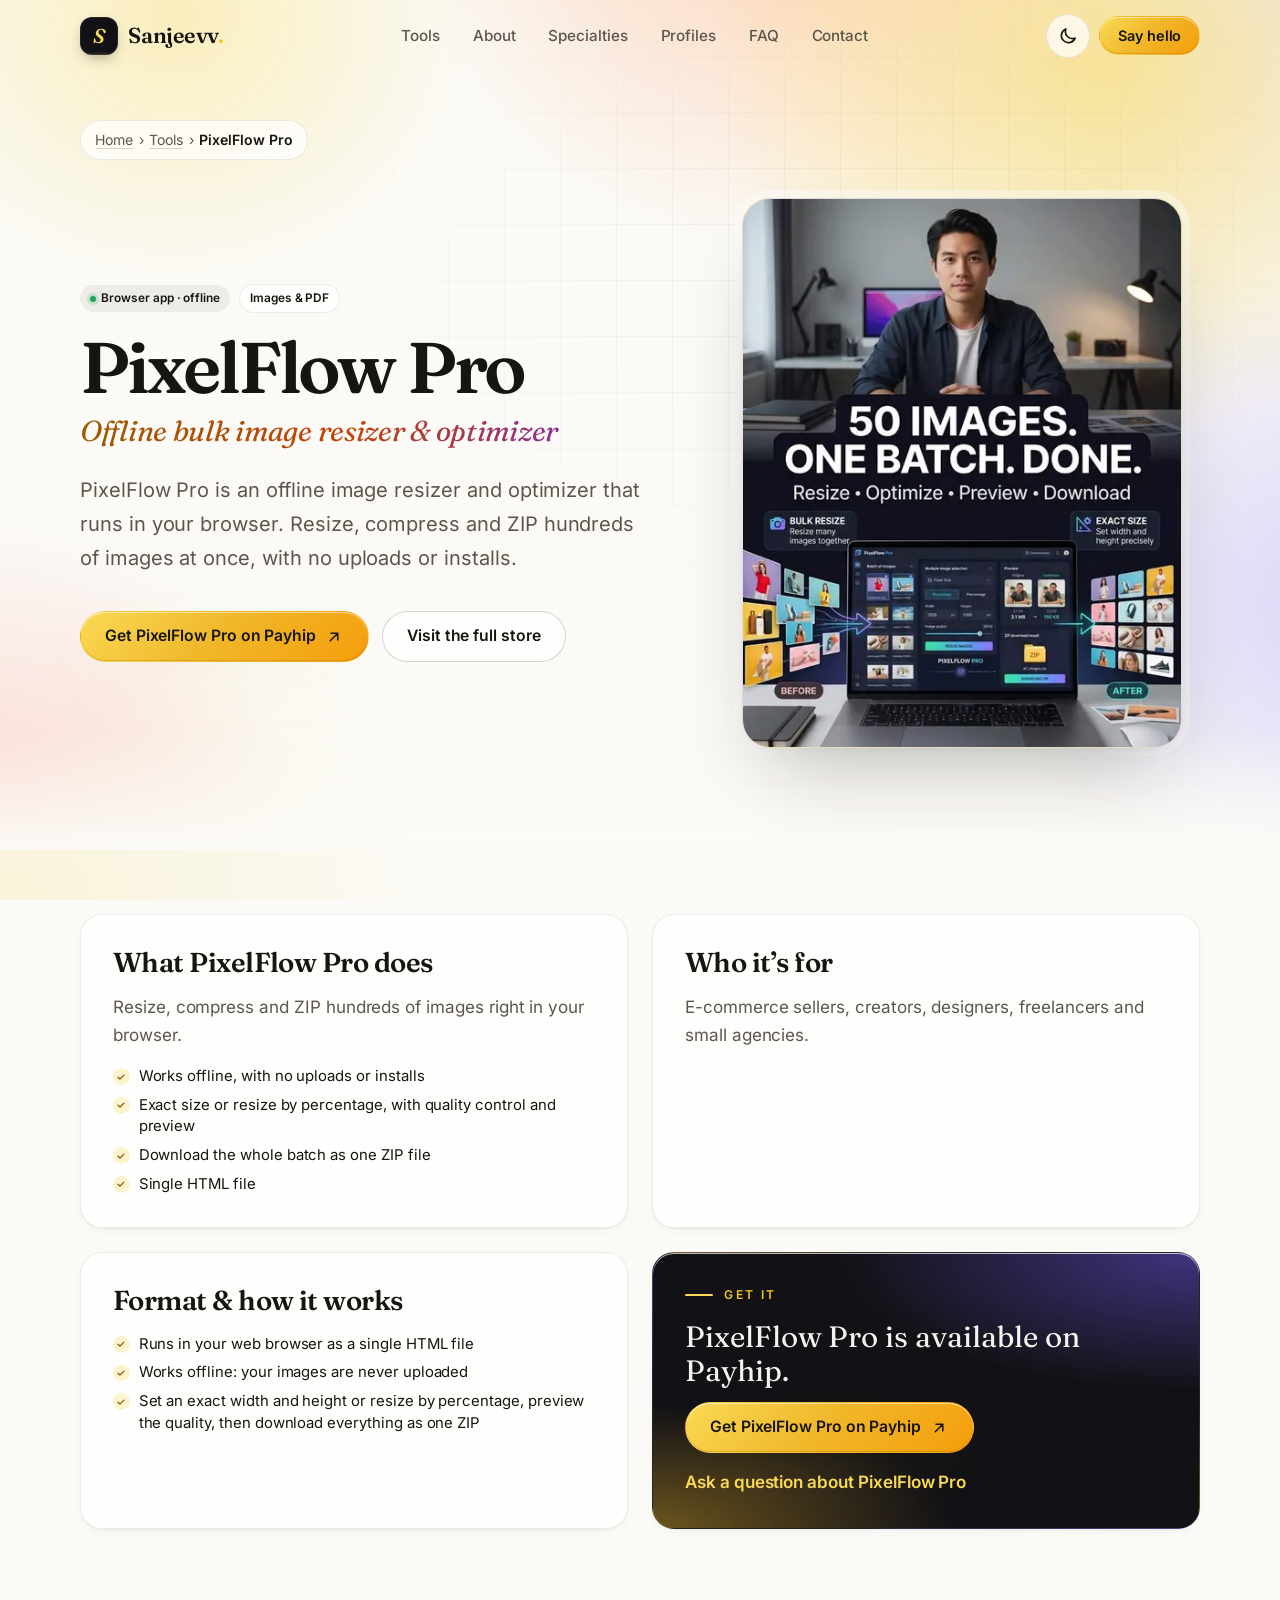
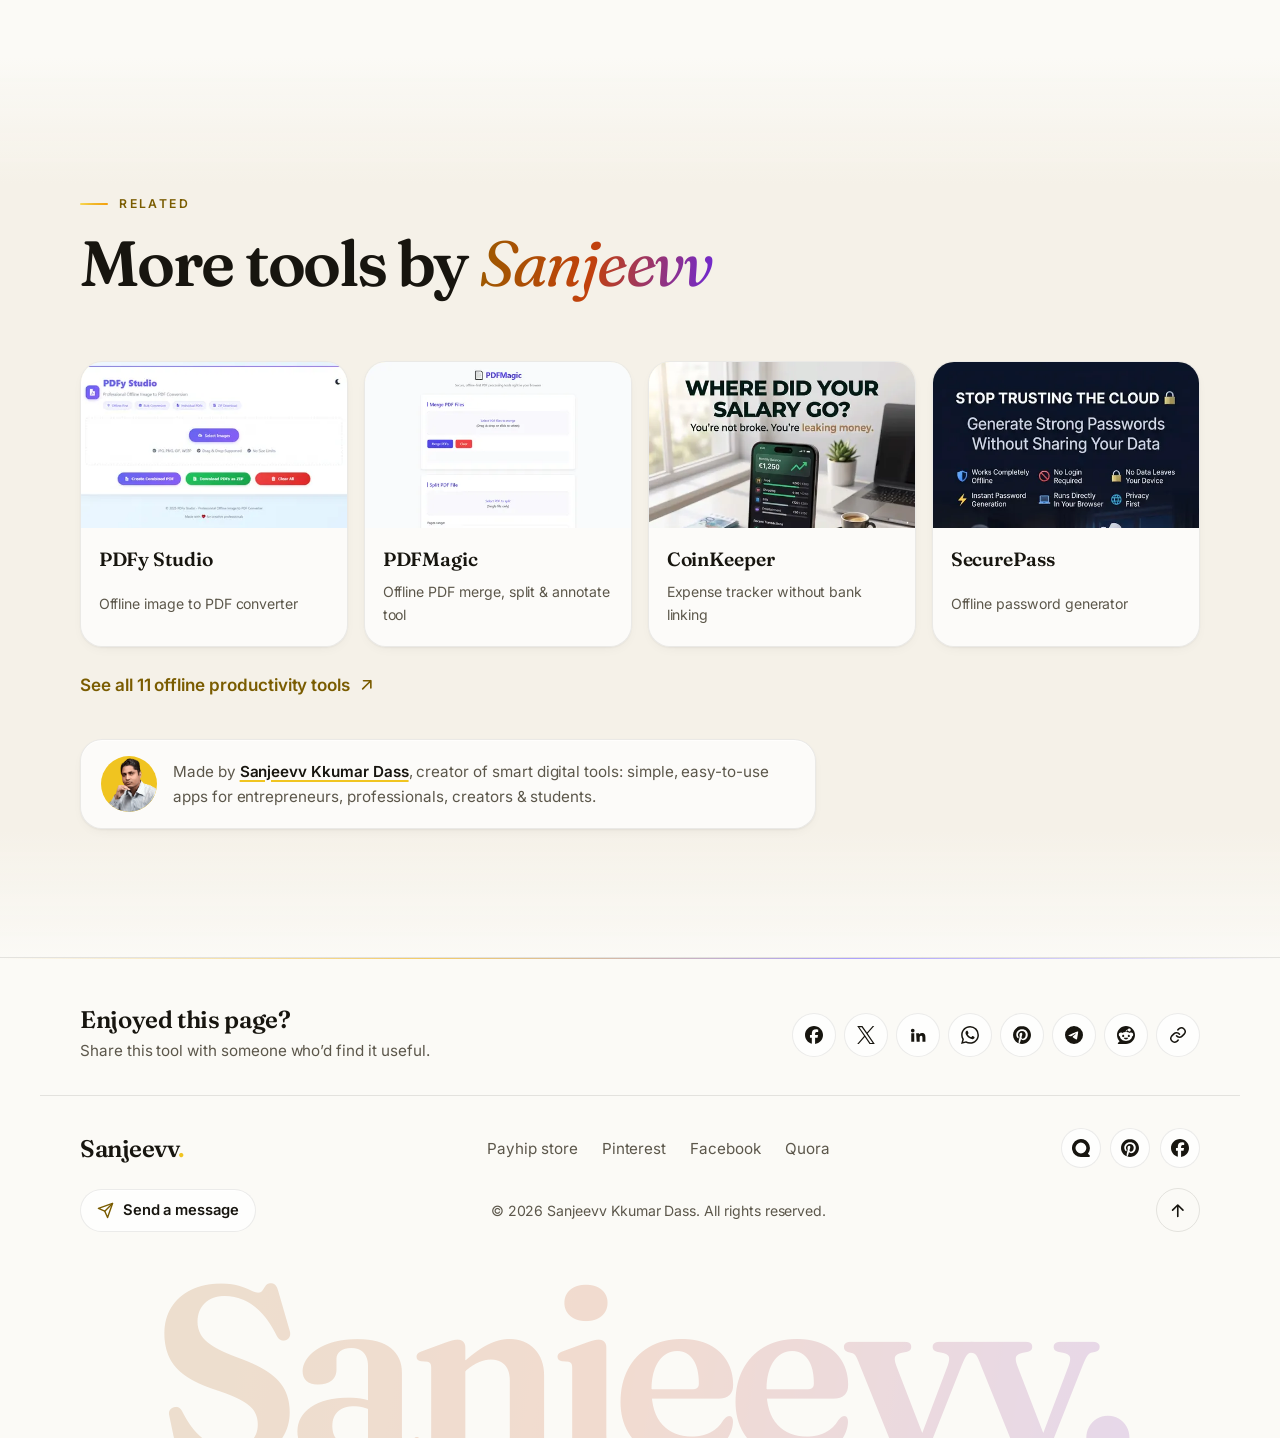
<file: tools/pixelflow-pro/index.html>
<!DOCTYPE html>
<html lang="en" data-theme="light">
<head>
  <meta charset="utf-8" />
  <meta name="viewport" content="width=device-width, initial-scale=1" />
  <title>PixelFlow Pro – Offline Bulk Image Resizer &amp; Optimizer</title>
  <meta name="description" content="PixelFlow Pro is an offline bulk image resizer: resize, compress and ZIP hundreds of images in your browser, with no uploads or installs." />
  <meta name="robots" content="index, follow, max-image-preview:large" />
  <link rel="canonical" href="https://designruse.github.io/SanjeevvKkumarDass/tools/pixelflow-pro/" />
  <meta name="author" content="Sanjeevv Kkumar Dass" />
  <meta name="theme-color" content="#f0c420" />
  <meta name="color-scheme" content="light dark" />
  <meta name="application-name" content="Sanjeevv Kkumar Dass" />
  <meta name="apple-mobile-web-app-title" content="Sanjeevv" />
  <meta property="og:type" content="website" />
  <meta property="og:site_name" content="Sanjeevv Kkumar Dass" />
  <meta property="og:locale" content="en_US" />
  <meta property="og:title" content="PixelFlow Pro – Offline Bulk Image Resizer &amp; Optimizer" />
  <meta property="og:description" content="PixelFlow Pro is an offline bulk image resizer: resize, compress and ZIP hundreds of images in your browser, with no uploads or installs." />
  <meta property="og:url" content="https://designruse.github.io/SanjeevvKkumarDass/tools/pixelflow-pro/" />
  <meta property="og:image" content="https://designruse.github.io/SanjeevvKkumarDass/images/tools/pixelflow-pro-736.webp" />
  <meta property="og:image:secure_url" content="https://designruse.github.io/SanjeevvKkumarDass/images/tools/pixelflow-pro-736.webp" />
  <meta property="og:image:type" content="image/webp" />
  <meta property="og:image:width" content="736" />
  <meta property="og:image:height" content="1308" />
  <meta property="og:image:alt" content="PixelFlow Pro promo graphic: “50 images. One batch. Done.” Resize, optimize, preview, download." />
  <meta name="twitter:card" content="summary_large_image" />
  <meta name="twitter:title" content="PixelFlow Pro – Offline Bulk Image Resizer &amp; Optimizer" />
  <meta name="twitter:description" content="PixelFlow Pro is an offline bulk image resizer: resize, compress and ZIP hundreds of images in your browser, with no uploads or installs." />
  <meta name="twitter:image" content="https://designruse.github.io/SanjeevvKkumarDass/images/tools/pixelflow-pro-736.webp" />
  <meta name="twitter:image:alt" content="PixelFlow Pro promo graphic: “50 images. One batch. Done.” Resize, optimize, preview, download." />
  <link rel="apple-touch-icon" sizes="180x180" href="../../images/apple-touch-icon.png" />
  <link rel="icon" type="image/png" sizes="48x48" href="../../images/favicon-48x48.png" />
  <link rel="icon" type="image/png" sizes="96x96" href="../../images/favicon-96x96.png" />
  <link rel="icon" type="image/png" sizes="192x192" href="../../images/icon-192.png" />
  <link rel="icon" type="image/png" sizes="32x32" href="../../images/favicon-32x32.png" />
  <link rel="manifest" href="../../site.webmanifest" />
  <link rel="shortcut icon" href="../../images/favicon.ico" />
  <link rel="preload" href="../../fonts/fraunces-latin.woff2" as="font" type="font/woff2" crossorigin />
  <link rel="preload" href="../../fonts/inter-latin.woff2" as="font" type="font/woff2" crossorigin />
  <link rel="stylesheet" href="../../css/styles.css" />
  <script type="application/ld+json">
{
  "@context": "https://schema.org",
  "@graph": [
    {
      "@type": "WebPage",
      "@id": "https://designruse.github.io/SanjeevvKkumarDass/tools/pixelflow-pro/",
      "url": "https://designruse.github.io/SanjeevvKkumarDass/tools/pixelflow-pro/",
      "name": "PixelFlow Pro – Offline Bulk Image Resizer & Optimizer",
      "description": "PixelFlow Pro is an offline bulk image resizer: resize, compress and ZIP hundreds of images in your browser, with no uploads or installs.",
      "inLanguage": "en",
      "isPartOf": {
        "@id": "https://designruse.github.io/SanjeevvKkumarDass/#website"
      },
      "breadcrumb": {
        "@id": "https://designruse.github.io/SanjeevvKkumarDass/tools/pixelflow-pro/#breadcrumb"
      },
      "mainEntity": {
        "@id": "https://designruse.github.io/SanjeevvKkumarDass/tools/pixelflow-pro/#app"
      },
      "primaryImageOfPage": {
        "@type": "ImageObject",
        "url": "https://designruse.github.io/SanjeevvKkumarDass/images/tools/pixelflow-pro-736.webp",
        "width": 736,
        "height": 1308
      },
      "dateModified": "2026-10-22"
    },
    {
      "@type": "BreadcrumbList",
      "@id": "https://designruse.github.io/SanjeevvKkumarDass/tools/pixelflow-pro/#breadcrumb",
      "itemListElement": [
        {
          "@type": "ListItem",
          "position": 1,
          "name": "Home",
          "item": "https://designruse.github.io/SanjeevvKkumarDass/"
        },
        {
          "@type": "ListItem",
          "position": 2,
          "name": "Tools",
          "item": "https://designruse.github.io/SanjeevvKkumarDass/#tools"
        },
        {
          "@type": "ListItem",
          "position": 3,
          "name": "PixelFlow Pro",
          "item": "https://designruse.github.io/SanjeevvKkumarDass/tools/pixelflow-pro/"
        }
      ]
    },
    {
      "@type": "SoftwareApplication",
      "@id": "https://designruse.github.io/SanjeevvKkumarDass/tools/pixelflow-pro/#app",
      "name": "PixelFlow Pro",
      "description": "PixelFlow Pro is an offline image resizer and optimizer that runs in your browser. Resize, compress and ZIP hundreds of images at once, with no uploads or installs.",
      "image": "https://designruse.github.io/SanjeevvKkumarDass/images/tools/pixelflow-pro-736.webp",
      "url": "https://designruse.github.io/SanjeevvKkumarDass/tools/pixelflow-pro/",
      "sameAs": "https://payhip.com/b/JuTpC",
      "author": {
        "@id": "https://designruse.github.io/SanjeevvKkumarDass/#person"
      },
      "creator": {
        "@id": "https://designruse.github.io/SanjeevvKkumarDass/#person"
      },
      "applicationCategory": "MultimediaApplication",
      "operatingSystem": "Web browser",
      "featureList": [
        "Works offline, with no uploads or installs",
        "Exact size or resize by percentage, with quality control and preview",
        "Download the whole batch as one ZIP file",
        "Single HTML file"
      ]
    },
    {
      "@type": "WebSite",
      "@id": "https://designruse.github.io/SanjeevvKkumarDass/#website",
      "url": "https://designruse.github.io/SanjeevvKkumarDass/",
      "name": "Sanjeevv Kkumar Dass"
    },
    {
      "@type": "Person",
      "@id": "https://designruse.github.io/SanjeevvKkumarDass/#person",
      "name": "Sanjeevv Kkumar Dass",
      "url": "https://designruse.github.io/SanjeevvKkumarDass/",
      "jobTitle": "Creator of Smart Digital Tools"
    }
  ]
}
  </script>
  <script>
    (function () {
      try {
        var t = localStorage.getItem('theme');
        if (!t) t = window.matchMedia('(prefers-color-scheme: dark)').matches ? 'dark' : 'light';
        document.documentElement.setAttribute('data-theme', t);
      } catch (e) {}
      document.documentElement.classList.add('js');
    })();
  </script>
</head>
<body class="page-tool">
  <a class="skip-link" href="#main">Skip to content</a>

  <svg width="0" height="0" class="sr-only" aria-hidden="true" focusable="false">
    <symbol id="i-arrow" viewBox="0 0 24 24"><path d="M7 17 17 7M8 7h9v9" fill="none" stroke="currentColor" stroke-width="2" stroke-linecap="round" stroke-linejoin="round"/></symbol>
    <symbol id="i-arrow-down" viewBox="0 0 24 24"><path d="M12 4v15m0 0-6-6m6 6 6-6" fill="none" stroke="currentColor" stroke-width="2" stroke-linecap="round" stroke-linejoin="round"/></symbol>
    <symbol id="i-copy" viewBox="0 0 24 24"><g fill="none" stroke="currentColor" stroke-width="2" stroke-linecap="round" stroke-linejoin="round"><path d="M10 13a5 5 0 0 0 7.5.5l3-3a5 5 0 0 0-7-7l-1.7 1.7"/><path d="M14 11a5 5 0 0 0-7.5-.5l-3 3a5 5 0 0 0 7 7l1.7-1.7"/></g></symbol>
    <symbol id="i-check" viewBox="0 0 24 24"><path d="m5 12.5 4.5 4.5L19 7.5" fill="none" stroke="currentColor" stroke-width="2.2" stroke-linecap="round" stroke-linejoin="round"/></symbol>
    <symbol id="i-mail" viewBox="0 0 24 24"><g fill="none" stroke="currentColor" stroke-width="2" stroke-linecap="round" stroke-linejoin="round"><rect x="3" y="5" width="18" height="14" rx="2.5"/><path d="m4 7 8 6 8-6"/></g></symbol>
    <symbol id="i-send" viewBox="0 0 24 24"><g fill="none" stroke="currentColor" stroke-width="2" stroke-linecap="round" stroke-linejoin="round"><path d="M22 2 11 13"/><path d="M22 2 15 22l-4-9-9-4 20-7Z"/></g></symbol>
    <symbol id="i-sun" viewBox="0 0 24 24"><g fill="none" stroke="currentColor" stroke-width="2" stroke-linecap="round"><circle cx="12" cy="12" r="4.2"/><path d="M12 2v2M12 20v2M4.9 4.9l1.4 1.4M17.7 17.7l1.4 1.4M2 12h2M20 12h2M4.9 19.1l1.4-1.4M17.7 6.3l1.4-1.4"/></g></symbol>
    <symbol id="i-moon" viewBox="0 0 24 24"><path d="M20.5 14.5A8.5 8.5 0 0 1 9.5 3.5a8.5 8.5 0 1 0 11 11Z" fill="none" stroke="currentColor" stroke-width="2" stroke-linejoin="round"/></symbol>
    <symbol id="s-quora" viewBox="0 0 24 24"><path fill="currentColor" d="M7.3799.9483A11.9628 11.9628 0 0 1 21.248 19.5397l2.4096 2.4225c.7322.7362.21 1.9905-.8272 1.9905l-10.7105.01a12.52 12.52 0 0 1-.304 0h-.02A11.9628 11.9628 0 0 1 7.3818.9503Zm7.3217 4.428a7.1717 7.1717 0 1 0-5.4873 13.2512 7.1717 7.1717 0 0 0 5.4883-13.2511Z"/></symbol>
    <symbol id="s-facebook" viewBox="0 0 24 24"><path fill="currentColor" d="M9.101 23.691v-7.98H6.627v-3.667h2.474v-1.58c0-4.085 1.848-5.978 5.858-5.978.401 0 .955.042 1.468.103a8.68 8.68 0 0 1 1.141.195v3.325a8.623 8.623 0 0 0-.653-.036 26.805 26.805 0 0 0-.733-.009c-.707 0-1.259.096-1.675.309a1.686 1.686 0 0 0-.679.622c-.258.42-.374.995-.374 1.752v1.297h3.919l-.386 2.103-.287 1.564h-3.246v8.245C19.396 23.238 24 18.179 24 12.044c0-6.627-5.373-12-12-12s-12 5.373-12 12c0 5.628 3.874 10.35 9.101 11.647Z"/></symbol>
    <symbol id="s-x" viewBox="0 0 24 24"><path fill="currentColor" d="M14.234 10.162 22.977 0h-2.072l-7.591 8.824L7.251 0H.258l9.168 13.343L.258 24H2.33l8.016-9.318L16.749 24h6.993zm-2.837 3.299-.929-1.329L3.076 1.56h3.182l5.965 8.532.929 1.329 7.754 11.09h-3.182z"/></symbol>
    <symbol id="s-whatsapp" viewBox="0 0 24 24"><path fill="currentColor" d="M17.472 14.382c-.297-.149-1.758-.867-2.03-.967-.273-.099-.471-.148-.67.15-.197.297-.767.966-.94 1.164-.173.199-.347.223-.644.075-.297-.15-1.255-.463-2.39-1.475-.883-.788-1.48-1.761-1.653-2.059-.173-.297-.018-.458.13-.606.134-.133.298-.347.446-.52.149-.174.198-.298.298-.497.099-.198.05-.371-.025-.52-.075-.149-.669-1.612-.916-2.207-.242-.579-.487-.5-.669-.51-.173-.008-.371-.01-.57-.01-.198 0-.52.074-.792.372-.272.297-1.04 1.016-1.04 2.479 0 1.462 1.065 2.875 1.213 3.074.149.198 2.096 3.2 5.077 4.487.709.306 1.262.489 1.694.625.712.227 1.36.195 1.871.118.571-.085 1.758-.719 2.006-1.413.248-.694.248-1.289.173-1.413-.074-.124-.272-.198-.57-.347m-5.421 7.403h-.004a9.87 9.87 0 01-5.031-1.378l-.361-.214-3.741.982.998-3.648-.235-.374a9.86 9.86 0 01-1.51-5.26c.001-5.45 4.436-9.884 9.888-9.884 2.64 0 5.122 1.03 6.988 2.898a9.825 9.825 0 012.893 6.994c-.003 5.45-4.437 9.884-9.885 9.884m8.413-18.297A11.815 11.815 0 0012.05 0C5.495 0 .16 5.335.157 11.892c0 2.096.547 4.142 1.588 5.945L.057 24l6.305-1.654a11.882 11.882 0 005.683 1.448h.005c6.554 0 11.89-5.335 11.893-11.893a11.821 11.821 0 00-3.48-8.413Z"/></symbol>
    <symbol id="s-pinterest" viewBox="0 0 24 24"><path fill="currentColor" d="M12.017 0C5.396 0 .029 5.367.029 11.987c0 5.079 3.158 9.417 7.618 11.162-.105-.949-.199-2.403.041-3.439.219-.937 1.406-5.957 1.406-5.957s-.359-.72-.359-1.781c0-1.663.967-2.911 2.168-2.911 1.024 0 1.518.769 1.518 1.688 0 1.029-.653 2.567-.992 3.992-.285 1.193.6 2.165 1.775 2.165 2.128 0 3.768-2.245 3.768-5.487 0-2.861-2.063-4.869-5.008-4.869-3.41 0-5.409 2.562-5.409 5.199 0 1.033.394 2.143.889 2.741.099.12.112.225.085.345-.09.375-.293 1.199-.334 1.363-.053.225-.172.271-.401.165-1.495-.69-2.433-2.878-2.433-4.646 0-3.776 2.748-7.252 7.92-7.252 4.158 0 7.392 2.967 7.392 6.923 0 4.135-2.607 7.462-6.233 7.462-1.214 0-2.354-.629-2.758-1.379l-.749 2.848c-.269 1.045-1.004 2.352-1.498 3.146 1.123.345 2.306.535 3.55.535 6.607 0 11.985-5.365 11.985-11.987C23.97 5.39 18.592.026 11.985.026L12.017 0z"/></symbol>
    <symbol id="s-telegram" viewBox="0 0 24 24"><path fill="currentColor" d="M11.944 0A12 12 0 0 0 0 12a12 12 0 0 0 12 12 12 12 0 0 0 12-12A12 12 0 0 0 12 0a12 12 0 0 0-.056 0zm4.962 7.224c.1-.002.321.023.465.14a.506.506 0 0 1 .171.325c.016.093.036.306.02.472-.18 1.898-.962 6.502-1.36 8.627-.168.9-.499 1.201-.82 1.23-.696.065-1.225-.46-1.9-.902-1.056-.693-1.653-1.124-2.678-1.8-1.185-.78-.417-1.21.258-1.91.177-.184 3.247-2.977 3.307-3.23.007-.032.014-.15-.056-.212s-.174-.041-.249-.024c-.106.024-1.793 1.14-5.061 3.345-.48.33-.913.49-1.302.48-.428-.008-1.252-.241-1.865-.44-.752-.245-1.349-.374-1.297-.789.027-.216.325-.437.893-.663 3.498-1.524 5.83-2.529 6.998-3.014 3.332-1.386 4.025-1.627 4.476-1.635z"/></symbol>
    <symbol id="s-reddit" viewBox="0 0 24 24"><path fill="currentColor" d="M12 0C5.373 0 0 5.373 0 12c0 3.314 1.343 6.314 3.515 8.485l-2.286 2.286C.775 23.225 1.097 24 1.738 24H12c6.627 0 12-5.373 12-12S18.627 0 12 0Zm4.388 3.199c1.104 0 1.999.895 1.999 1.999 0 1.105-.895 2-1.999 2-.946 0-1.739-.657-1.947-1.539v.002c-1.147.162-2.032 1.15-2.032 2.341v.007c1.776.067 3.4.567 4.686 1.363.473-.363 1.064-.58 1.707-.58 1.547 0 2.802 1.254 2.802 2.802 0 1.117-.655 2.081-1.601 2.531-.088 3.256-3.637 5.876-7.997 5.876-4.361 0-7.905-2.617-7.998-5.87-.954-.447-1.614-1.415-1.614-2.538 0-1.548 1.255-2.802 2.803-2.802.645 0 1.239.218 1.712.585 1.275-.79 2.881-1.291 4.64-1.365v-.01c0-1.663 1.263-3.034 2.88-3.207.188-.911.993-1.595 1.959-1.595Zm-8.085 8.376c-.784 0-1.459.78-1.506 1.797-.047 1.016.64 1.429 1.426 1.429.786 0 1.371-.369 1.418-1.385.047-1.017-.553-1.841-1.338-1.841Zm7.406 0c-.786 0-1.385.824-1.338 1.841.047 1.017.634 1.385 1.418 1.385.785 0 1.473-.413 1.426-1.429-.046-1.017-.721-1.797-1.506-1.797Zm-3.703 4.013c-.974 0-1.907.048-2.77.135-.147.015-.241.168-.183.305.483 1.154 1.622 1.964 2.953 1.964 1.33 0 2.47-.81 2.953-1.964.057-.137-.037-.29-.184-.305-.863-.087-1.795-.135-2.769-.135Z"/></symbol>
    <symbol id="s-threads" viewBox="0 0 24 24"><path fill="currentColor" d="M18.263 11.097c-.03-3.486-1.92-5.586-5.111-5.586-2.13 0-3.922.963-4.863 2.499l2.062 1.438c.535-.843 1.272-1.543 2.628-1.543 1.528 0 2.318.85 2.544 2.431a15 15 0 0 0-2.236-.173c-4.125 0-6.068 1.867-6.068 4.336s1.943 3.99 4.804 3.99c3.139 0 5.013-2.115 5.781-4.735.798.361 1.348 1.204 1.348 2.47 0 3.387-3.907 5.232-7.22 5.232-4.885 0-8.077-3.207-8.077-8.424 0-6.392 4.223-10.487 9.9-10.487 3.808 0 5.69 1.671 6.97 3.914l2.108-1.475C21.44 2.078 18.331 0 13.663 0 6.227 0 1.168 5.277 1.168 12.934c0 7 4.953 11.066 10.856 11.066 4.878 0 9.809-2.846 9.809-7.716 0-2.545-1.46-4.231-3.569-5.187m-6.33 4.855c-1.077 0-2.026-.512-2.026-1.453 0-1.483 1.822-1.934 3.606-1.934.678 0 1.34.045 1.927.173-.422 1.927-1.671 3.215-3.508 3.214Z"/></symbol>
    <symbol id="s-youtube" viewBox="0 0 24 24"><path fill="currentColor" d="M23.498 6.186a3.016 3.016 0 0 0-2.122-2.136C19.505 3.545 12 3.545 12 3.545s-7.505 0-9.377.505A3.017 3.017 0 0 0 .502 6.186C0 8.07 0 12 0 12s0 3.93.502 5.814a3.016 3.016 0 0 0 2.122 2.136c1.871.505 9.376.505 9.376.505s7.505 0 9.377-.505a3.015 3.015 0 0 0 2.122-2.136C24 15.93 24 12 24 12s0-3.93-.502-5.814zM9.545 15.568V8.432L15.818 12l-6.273 3.568z"/></symbol>
    <symbol id="s-linkedin" viewBox="0 0 24 24"><path fill="currentColor" d="M4.98 3.5a2.5 2.5 0 1 1 0 5 2.5 2.5 0 0 1 0-5zM3 9.75h4V21H3zM9.5 9.75h3.8v1.6h.05c.53-.95 1.83-1.95 3.77-1.95 4.03 0 4.78 2.5 4.78 5.75V21h-4v-5.1c0-1.22-.02-2.78-1.7-2.78-1.7 0-1.96 1.33-1.96 2.7V21h-4z"/></symbol>
    <symbol id="i-share" viewBox="0 0 24 24"><g fill="none" stroke="currentColor" stroke-width="2" stroke-linecap="round" stroke-linejoin="round"><path d="M4 12v7a2 2 0 0 0 2 2h12a2 2 0 0 0 2-2v-7"/><path d="m16 6-4-4-4 4M12 2v13"/></g></symbol>
  </svg>

  <header class="site-header" id="top">
    <nav class="nav container" aria-label="Primary">
      <a class="brand" href="../../">
        <span class="brand-mark" aria-hidden="true">S</span>
        <span class="brand-name">Sanjeevv<span class="brand-dot">.</span></span><span class="sr-only"> Kkumar Dass, back to top</span>
      </a>
      <ul class="nav-links" id="nav-menu">
        <li><a href="../../#tools">Tools</a></li>
        <li><a href="../../#about">About</a></li>
        <li><a href="../../#specialties">Specialties</a></li>
        <li><a href="../../#work">Profiles</a></li>
        <li><a href="../../#faq">FAQ</a></li>
        <li><a href="../../#contact">Contact</a></li>
        <li class="nav-cta-mobile"><a class="btn btn-primary" href="../../#contact">Leave a message</a></li>
      </ul>
      <div class="nav-actions">
        <button class="icon-btn theme-toggle" type="button" aria-label="Switch to dark theme">
          <svg class="ico ico-moon" aria-hidden="true"><use href="#i-moon"/></svg>
          <svg class="ico ico-sun" aria-hidden="true"><use href="#i-sun"/></svg>
        </button>
        <a class="btn btn-primary btn-sm nav-cta" href="../../#contact">Say hello</a>
        <button class="icon-btn menu-toggle" type="button" aria-label="Open menu" aria-expanded="false" aria-controls="nav-menu">
          <span class="bars" aria-hidden="true"><span></span><span></span><span></span></span>
        </button>
      </div>
    </nav>
  </header>

  <main id="main">
    <section class="tool-hero" aria-labelledby="tool-title">
      <div class="hero-bg" aria-hidden="true"></div>
      <div class="container">
        <nav class="breadcrumb" aria-label="Breadcrumb">
          <ol>
            <li><a href="../../">Home</a></li>
            <li><a href="../../#tools">Tools</a></li>
            <li><span aria-current="page">PixelFlow Pro</span></li>
          </ol>
        </nav>
        <div class="tool-hero-grid">
          <div class="tool-hero-copy">
            <div class="tool-meta">
              <span class="tool-format">Browser app · offline</span>
              <span class="tool-chip">Images &amp; PDF</span>
              <!-- PRICE SLOT: add <span class="tool-price">$X</span> here when prices are final. -->
            </div>
            <h1 id="tool-title" class="tool-h1"><span class="tool-h1-name">PixelFlow Pro</span> <span class="tool-h1-desc">Offline bulk image resizer &amp; optimizer</span></h1>
            <p class="lead">PixelFlow Pro is an offline image resizer and optimizer that runs in your browser. Resize, compress and ZIP hundreds of images at once, with no uploads or installs.</p>
            <div class="hero-ctas">
              <a class="btn btn-primary" href="https://payhip.com/b/JuTpC" target="_blank" rel="noopener">
                Get PixelFlow Pro on Payhip
                <svg class="ico" aria-hidden="true"><use href="#i-arrow"/></svg>
              </a>
              <a class="btn btn-ghost" href="https://payhip.com/u1757007407332758617765" target="_blank" rel="noopener">Visit the full store</a>
            </div>
          </div>
          <figure class="tool-hero-media">
            <img src="../../images/tools/pixelflow-pro-736.webp" srcset="../../images/tools/pixelflow-pro-480.webp 480w, ../../images/tools/pixelflow-pro-736.webp 736w" sizes="(min-width: 900px) 440px, 92vw" width="736" height="1308" fetchpriority="high" decoding="async" alt="PixelFlow Pro promo graphic: “50 images. One batch. Done.” Resize, optimize, preview, download." />
          </figure>
        </div>
      </div>
    </section>

    <section class="section tool-details" aria-label="PixelFlow Pro details">
      <div class="container tool-details-grid">
        <article class="detail-card">
          <h2 class="detail-h2">What PixelFlow Pro does</h2>
          <p>Resize, compress and ZIP hundreds of images right in your browser.</p>
          <ul class="tool-features" role="list">
              <li>Works offline, with no uploads or installs</li>
              <li>Exact size or resize by percentage, with quality control and preview</li>
              <li>Download the whole batch as one ZIP file</li>
              <li>Single HTML file</li>
          </ul>
        </article>
        <article class="detail-card">
          <h2 class="detail-h2">Who it’s for</h2>
          <p>E-commerce sellers, creators, designers, freelancers and small agencies.</p>
        </article>
        <article class="detail-card">
          <h2 class="detail-h2">Format &amp; how it works</h2>
          <ul class="tool-features" role="list">
              <li>Runs in your web browser as a single HTML file</li>
              <li>Works offline: your images are never uploaded</li>
              <li>Set an exact width and height or resize by percentage, preview the quality, then download everything as one ZIP</li>
          </ul>
        </article>
        <aside class="detail-card detail-cta">
          <p class="kicker">Get it</p>
          <p class="detail-cta-title">PixelFlow Pro is available on Payhip.</p>
          <a class="btn btn-primary" href="https://payhip.com/b/JuTpC" target="_blank" rel="noopener">Get PixelFlow Pro on Payhip <svg class="ico" aria-hidden="true"><use href="#i-arrow"/></svg></a>
          <a class="text-link" href="../../#contact">Ask a question about PixelFlow Pro</a>
        </aside>
      </div>
    </section>

    <section class="section section-alt related" aria-labelledby="related-title">
      <div class="container">
        <header class="section-head">
          <p class="kicker">Related</p>
          <h2 id="related-title" class="h2">More tools by <em>Sanjeevv</em></h2>
        </header>
        <ul class="rel-grid" role="list">
            <li>
              <a class="rel-card" href="../pdfy-studio/">
                <span class="rel-img"><img src="../../images/tools/pdfy-studio-480.webp" width="480" height="257" loading="lazy" decoding="async" alt="" /></span>
                <span class="rel-text"><span class="rel-name">PDFy Studio</span><span class="rel-kind">Offline image to PDF converter</span></span>
              </a>
            </li>
            <li>
              <a class="rel-card" href="../pdfmagic/">
                <span class="rel-img"><img src="../../images/tools/pdfmagic-480.webp" width="480" height="613" loading="lazy" decoding="async" alt="" /></span>
                <span class="rel-text"><span class="rel-name">PDFMagic</span><span class="rel-kind">Offline PDF merge, split &amp; annotate tool</span></span>
              </a>
            </li>
            <li>
              <a class="rel-card" href="../coinkeeper/">
                <span class="rel-img"><img src="../../images/tools/coinkeeper-480.webp" width="480" height="853" loading="lazy" decoding="async" alt="" /></span>
                <span class="rel-text"><span class="rel-name">CoinKeeper</span><span class="rel-kind">Expense tracker without bank linking</span></span>
              </a>
            </li>
            <li>
              <a class="rel-card" href="../securepass/">
                <span class="rel-img"><img src="../../images/tools/securepass-480.webp" width="480" height="853" loading="lazy" decoding="async" alt="" /></span>
                <span class="rel-text"><span class="rel-name">SecurePass</span><span class="rel-kind">Offline password generator</span></span>
              </a>
            </li>
        </ul>
        <p class="rel-all"><a class="text-link" href="../../#tools">See all 11 offline productivity tools <svg class="ico" aria-hidden="true"><use href="#i-arrow"/></svg></a></p>
        <div class="creator-box">
          <img src="../../images/skdas-seated.webp" width="343" height="343" loading="lazy" decoding="async" alt="Sanjeevv Kkumar Dass" />
          <p>Made by <a href="../../#about">Sanjeevv Kkumar Dass</a>, creator of smart digital tools: simple, easy-to-use apps for entrepreneurs, professionals, creators &amp; students.</p>
        </div>
      </div>
    </section>
  </main>

  <footer class="site-footer">
    <div class="container share-band">
      <div>
        <p class="share-title">Enjoyed this page?</p>
        <p class="share-sub">Share this tool with someone who’d find it useful.</p>
      </div>
      <ul class="share-list" role="list" aria-label="Share this page">
          <li class="share-native-item" hidden><button class="share-btn share-native" type="button" aria-label="Share using your device"><svg class="ico" aria-hidden="true"><use href="#i-share"/></svg></button></li>
          <li><a class="share-btn share-facebook" href="https://www.facebook.com/sharer/sharer.php?u=https%3A%2F%2Fdesignruse.github.io%2FSanjeevvKkumarDass%2Ftools%2Fpixelflow-pro%2F" target="_blank" rel="noopener noreferrer" aria-label="Share on Facebook (opens in a new tab)" title="Share on Facebook"><svg class="ico" aria-hidden="true"><use href="#s-facebook"/></svg></a></li>
          <li><a class="share-btn share-x" href="https://x.com/intent/post?url=https%3A%2F%2Fdesignruse.github.io%2FSanjeevvKkumarDass%2Ftools%2Fpixelflow-pro%2F&amp;text=PixelFlow%20Pro%20%E2%80%93%20Offline%20Bulk%20Image%20Resizer%20%26%20Optimizer" target="_blank" rel="noopener noreferrer" aria-label="Share on X (opens in a new tab)" title="Share on X"><svg class="ico" aria-hidden="true"><use href="#s-x"/></svg></a></li>
          <li><a class="share-btn share-linkedin" href="https://www.linkedin.com/sharing/share-offsite/?url=https%3A%2F%2Fdesignruse.github.io%2FSanjeevvKkumarDass%2Ftools%2Fpixelflow-pro%2F" target="_blank" rel="noopener noreferrer" aria-label="Share on LinkedIn (opens in a new tab)" title="Share on LinkedIn"><svg class="ico" aria-hidden="true"><use href="#s-linkedin"/></svg></a></li>
          <li><a class="share-btn share-whatsapp" href="https://wa.me/?text=PixelFlow%20Pro%20%E2%80%93%20Offline%20Bulk%20Image%20Resizer%20%26%20Optimizer%20https%3A%2F%2Fdesignruse.github.io%2FSanjeevvKkumarDass%2Ftools%2Fpixelflow-pro%2F" target="_blank" rel="noopener noreferrer" aria-label="Share on WhatsApp (opens in a new tab)" title="Share on WhatsApp"><svg class="ico" aria-hidden="true"><use href="#s-whatsapp"/></svg></a></li>
          <li><a class="share-btn share-pinterest" href="https://www.pinterest.com/pin/create/button/?url=https%3A%2F%2Fdesignruse.github.io%2FSanjeevvKkumarDass%2Ftools%2Fpixelflow-pro%2F&amp;media=https%3A%2F%2Fdesignruse.github.io%2FSanjeevvKkumarDass%2Ftools%2Fpixelflow-pro%2Fimages%2Fog-image-square.jpg&amp;description=PixelFlow%20Pro%20%E2%80%93%20Offline%20Bulk%20Image%20Resizer%20%26%20Optimizer" target="_blank" rel="noopener noreferrer" aria-label="Share on Pinterest (opens in a new tab)" title="Share on Pinterest"><svg class="ico" aria-hidden="true"><use href="#s-pinterest"/></svg></a></li>
          <li><a class="share-btn share-telegram" href="https://t.me/share/url?url=https%3A%2F%2Fdesignruse.github.io%2FSanjeevvKkumarDass%2Ftools%2Fpixelflow-pro%2F&amp;text=PixelFlow%20Pro%20%E2%80%93%20Offline%20Bulk%20Image%20Resizer%20%26%20Optimizer" target="_blank" rel="noopener noreferrer" aria-label="Share on Telegram (opens in a new tab)" title="Share on Telegram"><svg class="ico" aria-hidden="true"><use href="#s-telegram"/></svg></a></li>
          <li><a class="share-btn share-reddit" href="https://www.reddit.com/submit?url=https%3A%2F%2Fdesignruse.github.io%2FSanjeevvKkumarDass%2Ftools%2Fpixelflow-pro%2F&amp;title=PixelFlow%20Pro%20%E2%80%93%20Offline%20Bulk%20Image%20Resizer%20%26%20Optimizer" target="_blank" rel="noopener noreferrer" aria-label="Share on Reddit (opens in a new tab)" title="Share on Reddit"><svg class="ico" aria-hidden="true"><use href="#s-reddit"/></svg></a></li>
          <li><button class="share-btn copy-btn-inline" type="button" data-url="https://designruse.github.io/SanjeevvKkumarDass/tools/pixelflow-pro/" aria-label="Copy page link" title="Copy link"><svg class="ico ico-copy" aria-hidden="true"><use href="#i-copy"/></svg><svg class="ico ico-check" aria-hidden="true"><use href="#i-check"/></svg></button></li>
      </ul>
    </div>
    <div class="container footer-inner">
      <p class="footer-brand">Sanjeevv<span class="brand-dot">.</span></p>
      <a class="footer-contact" href="../../#contact"><svg class="ico" aria-hidden="true"><use href="#i-send"/></svg><span>Send a message</span></a>
      <ul class="footer-links" role="list">
        <li><a href="https://payhip.com/u1757007407332758617765" target="_blank" rel="me noopener">Payhip store</a></li>
        <li><a href="https://www.pinterest.com/SanjeevvKkumarDass/" target="_blank" rel="me noopener noreferrer">Pinterest</a></li>
        <li><a href="https://www.facebook.com/SanjeevvKkumarDass/" target="_blank" rel="me noopener noreferrer">Facebook</a></li>
        <li><a href="https://www.quora.com/profile/Sanjeevv-Kkumar-Dass" target="_blank" rel="me noopener noreferrer">Quora</a></li>
      </ul>
      <ul class="social social-footer" role="list" aria-label="Find Sanjeevv Kkumar Dass on social media">
        <li><a class="social-link" href="https://www.quora.com/profile/Sanjeevv-Kkumar-Dass" target="_blank" rel="me noopener noreferrer" aria-label="Quora: Sanjeevv Kkumar Dass (opens in a new tab)"><svg class="ico" aria-hidden="true"><use href="#s-quora"/></svg></a></li>
        <li><a class="social-link" href="https://www.pinterest.com/SanjeevvKkumarDass/" target="_blank" rel="me noopener noreferrer" aria-label="Pinterest: SanjeevvKkumarDass (opens in a new tab)"><svg class="ico" aria-hidden="true"><use href="#s-pinterest"/></svg></a></li>
        <li><a class="social-link" href="https://www.facebook.com/SanjeevvKkumarDass/" target="_blank" rel="me noopener noreferrer" aria-label="Facebook: Sanjeevv Kkumar Dass (opens in a new tab)"><svg class="ico" aria-hidden="true"><use href="#s-facebook"/></svg></a></li>
        <!-- ADD YOUR PROFILE URL: replace YOUR-PROFILE / YOUR-HANDLE with the real address, then remove the comment markers around the line.
        <li><a class="social-link" href="https://www.linkedin.com/in/YOUR-PROFILE" target="_blank" rel="me noopener noreferrer" aria-label="LinkedIn (opens in a new tab)"><svg class="ico" aria-hidden="true"><use href="#s-linkedin"/></svg></a></li>
        <li><a class="social-link" href="https://x.com/YOUR-HANDLE" target="_blank" rel="me noopener noreferrer" aria-label="X (opens in a new tab)"><svg class="ico" aria-hidden="true"><use href="#s-x"/></svg></a></li>
        <li><a class="social-link" href="https://www.threads.net/@YOUR-HANDLE" target="_blank" rel="me noopener noreferrer" aria-label="Threads (opens in a new tab)"><svg class="ico" aria-hidden="true"><use href="#s-threads"/></svg></a></li>
        <li><a class="social-link" href="https://www.youtube.com/@YOUR-HANDLE" target="_blank" rel="me noopener noreferrer" aria-label="YouTube (opens in a new tab)"><svg class="ico" aria-hidden="true"><use href="#s-youtube"/></svg></a></li>
        -->
      </ul>
      <p class="footer-copy">© <span id="year">2026</span> Sanjeevv Kkumar Dass. All rights reserved.</p>
      <a class="to-top" href="#top" aria-label="Back to top"><svg class="ico" aria-hidden="true" style="transform:rotate(-45deg)"><use href="#i-arrow"/></svg></a>
    </div>
    <p class="footer-mega" aria-hidden="true">Sanjeevv<span>.</span></p>
  </footer>

  <div class="toast" id="toast" role="status" aria-live="polite"></div>

  <script src="../../js/main.js" defer></script>
</body>
</html>
</file>
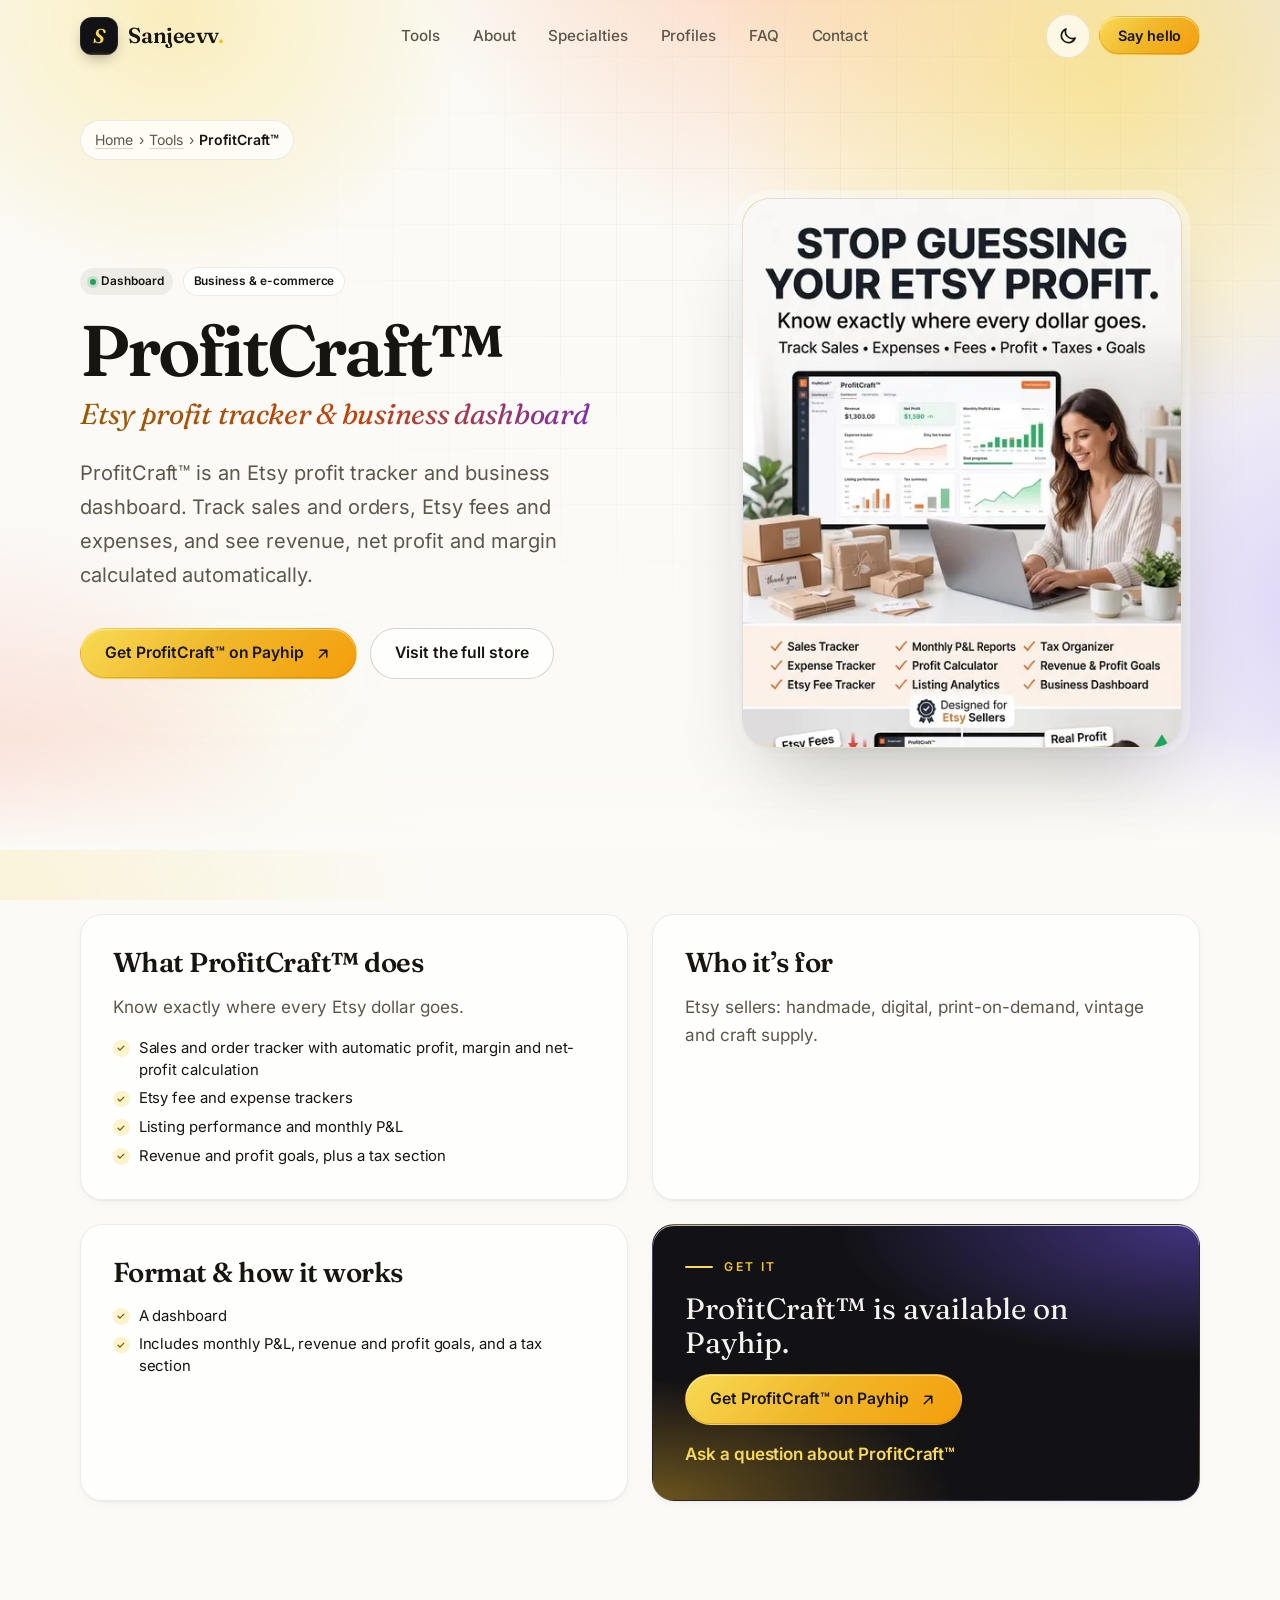
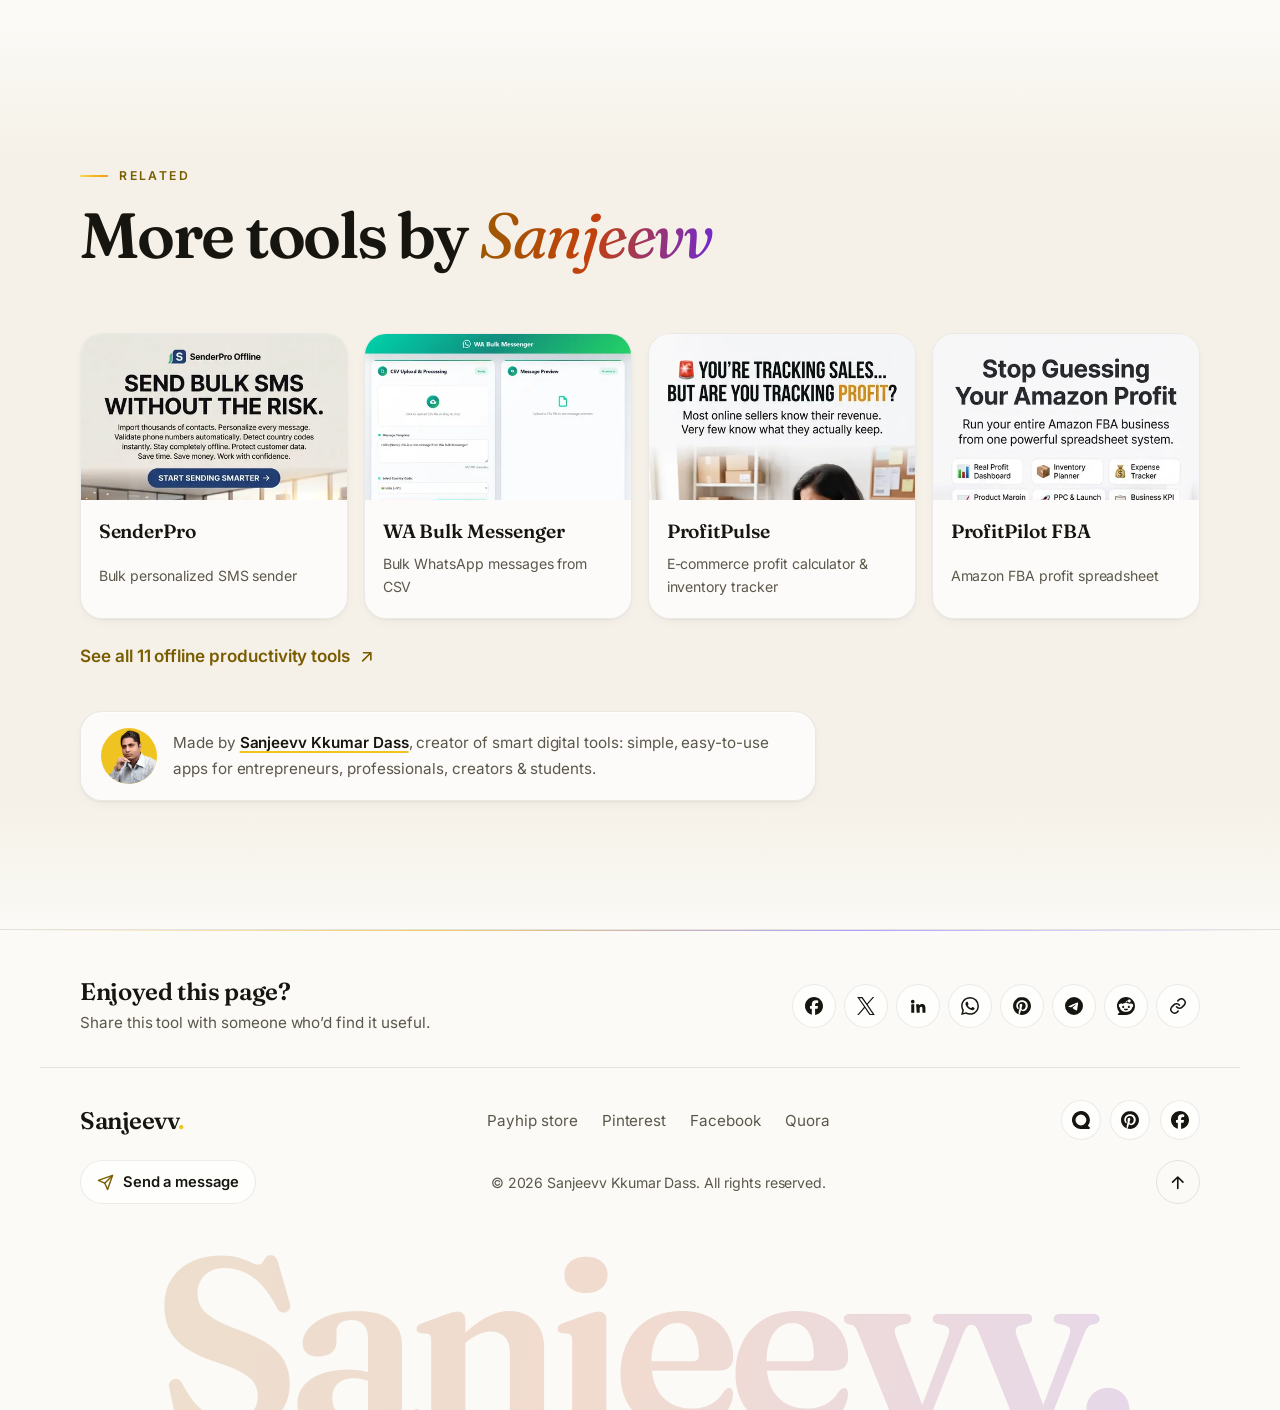
<file: tools/profitcraft/index.html>
<!DOCTYPE html>
<html lang="en" data-theme="light">
<head>
  <meta charset="utf-8" />
  <meta name="viewport" content="width=device-width, initial-scale=1" />
  <title>ProfitCraft – Etsy Profit Tracker &amp; Business Dashboard</title>
  <meta name="description" content="ProfitCraft is an Etsy profit tracker and finance dashboard: sales, Etsy fees, expenses, net profit, margins, monthly P&amp;L, goals and a tax section." />
  <meta name="robots" content="index, follow, max-image-preview:large" />
  <link rel="canonical" href="https://designruse.github.io/SanjeevvKkumarDass/tools/profitcraft/" />
  <meta name="author" content="Sanjeevv Kkumar Dass" />
  <meta name="theme-color" content="#f0c420" />
  <meta name="color-scheme" content="light dark" />
  <meta name="application-name" content="Sanjeevv Kkumar Dass" />
  <meta name="apple-mobile-web-app-title" content="Sanjeevv" />
  <meta property="og:type" content="website" />
  <meta property="og:site_name" content="Sanjeevv Kkumar Dass" />
  <meta property="og:locale" content="en_US" />
  <meta property="og:title" content="ProfitCraft – Etsy Profit Tracker &amp; Business Dashboard" />
  <meta property="og:description" content="ProfitCraft is an Etsy profit tracker and finance dashboard: sales, Etsy fees, expenses, net profit, margins, monthly P&amp;L, goals and a tax section." />
  <meta property="og:url" content="https://designruse.github.io/SanjeevvKkumarDass/tools/profitcraft/" />
  <meta property="og:image" content="https://designruse.github.io/SanjeevvKkumarDass/images/tools/profitcraft-736.webp" />
  <meta property="og:image:secure_url" content="https://designruse.github.io/SanjeevvKkumarDass/images/tools/profitcraft-736.webp" />
  <meta property="og:image:type" content="image/webp" />
  <meta property="og:image:width" content="736" />
  <meta property="og:image:height" content="1318" />
  <meta property="og:image:alt" content="ProfitCraft promo graphic: “Stop guessing your Etsy profit.”" />
  <meta name="twitter:card" content="summary_large_image" />
  <meta name="twitter:title" content="ProfitCraft – Etsy Profit Tracker &amp; Business Dashboard" />
  <meta name="twitter:description" content="ProfitCraft is an Etsy profit tracker and finance dashboard: sales, Etsy fees, expenses, net profit, margins, monthly P&amp;L, goals and a tax section." />
  <meta name="twitter:image" content="https://designruse.github.io/SanjeevvKkumarDass/images/tools/profitcraft-736.webp" />
  <meta name="twitter:image:alt" content="ProfitCraft promo graphic: “Stop guessing your Etsy profit.”" />
  <link rel="apple-touch-icon" sizes="180x180" href="../../images/apple-touch-icon.png" />
  <link rel="icon" type="image/png" sizes="48x48" href="../../images/favicon-48x48.png" />
  <link rel="icon" type="image/png" sizes="96x96" href="../../images/favicon-96x96.png" />
  <link rel="icon" type="image/png" sizes="192x192" href="../../images/icon-192.png" />
  <link rel="icon" type="image/png" sizes="32x32" href="../../images/favicon-32x32.png" />
  <link rel="manifest" href="../../site.webmanifest" />
  <link rel="shortcut icon" href="../../images/favicon.ico" />
  <link rel="preload" href="../../fonts/fraunces-latin.woff2" as="font" type="font/woff2" crossorigin />
  <link rel="preload" href="../../fonts/inter-latin.woff2" as="font" type="font/woff2" crossorigin />
  <link rel="stylesheet" href="../../css/styles.css" />
  <script type="application/ld+json">
{
  "@context": "https://schema.org",
  "@graph": [
    {
      "@type": "WebPage",
      "@id": "https://designruse.github.io/SanjeevvKkumarDass/tools/profitcraft/",
      "url": "https://designruse.github.io/SanjeevvKkumarDass/tools/profitcraft/",
      "name": "ProfitCraft – Etsy Profit Tracker & Business Dashboard",
      "description": "ProfitCraft is an Etsy profit tracker and finance dashboard: sales, Etsy fees, expenses, net profit, margins, monthly P&L, goals and a tax section.",
      "inLanguage": "en",
      "isPartOf": {
        "@id": "https://designruse.github.io/SanjeevvKkumarDass/#website"
      },
      "breadcrumb": {
        "@id": "https://designruse.github.io/SanjeevvKkumarDass/tools/profitcraft/#breadcrumb"
      },
      "mainEntity": {
        "@id": "https://designruse.github.io/SanjeevvKkumarDass/tools/profitcraft/#app"
      },
      "primaryImageOfPage": {
        "@type": "ImageObject",
        "url": "https://designruse.github.io/SanjeevvKkumarDass/images/tools/profitcraft-736.webp",
        "width": 736,
        "height": 1318
      },
      "dateModified": "2026-10-22"
    },
    {
      "@type": "BreadcrumbList",
      "@id": "https://designruse.github.io/SanjeevvKkumarDass/tools/profitcraft/#breadcrumb",
      "itemListElement": [
        {
          "@type": "ListItem",
          "position": 1,
          "name": "Home",
          "item": "https://designruse.github.io/SanjeevvKkumarDass/"
        },
        {
          "@type": "ListItem",
          "position": 2,
          "name": "Tools",
          "item": "https://designruse.github.io/SanjeevvKkumarDass/#tools"
        },
        {
          "@type": "ListItem",
          "position": 3,
          "name": "ProfitCraft™",
          "item": "https://designruse.github.io/SanjeevvKkumarDass/tools/profitcraft/"
        }
      ]
    },
    {
      "@type": "Product",
      "@id": "https://designruse.github.io/SanjeevvKkumarDass/tools/profitcraft/#app",
      "name": "ProfitCraft™",
      "description": "ProfitCraft™ is an Etsy profit tracker and business dashboard. Track sales and orders, Etsy fees and expenses, and see revenue, net profit and margin calculated automatically.",
      "image": "https://designruse.github.io/SanjeevvKkumarDass/images/tools/profitcraft-736.webp",
      "url": "https://designruse.github.io/SanjeevvKkumarDass/tools/profitcraft/",
      "sameAs": "https://payhip.com/b/DxZKz",
      "author": {
        "@id": "https://designruse.github.io/SanjeevvKkumarDass/#person"
      },
      "creator": {
        "@id": "https://designruse.github.io/SanjeevvKkumarDass/#person"
      },
      "category": "Dashboard",
      "brand": {
        "@type": "Brand",
        "name": "Sanjeevv Kkumar Dass"
      }
    },
    {
      "@type": "WebSite",
      "@id": "https://designruse.github.io/SanjeevvKkumarDass/#website",
      "url": "https://designruse.github.io/SanjeevvKkumarDass/",
      "name": "Sanjeevv Kkumar Dass"
    },
    {
      "@type": "Person",
      "@id": "https://designruse.github.io/SanjeevvKkumarDass/#person",
      "name": "Sanjeevv Kkumar Dass",
      "url": "https://designruse.github.io/SanjeevvKkumarDass/",
      "jobTitle": "Creator of Smart Digital Tools"
    }
  ]
}
  </script>
  <script>
    (function () {
      try {
        var t = localStorage.getItem('theme');
        if (!t) t = window.matchMedia('(prefers-color-scheme: dark)').matches ? 'dark' : 'light';
        document.documentElement.setAttribute('data-theme', t);
      } catch (e) {}
      document.documentElement.classList.add('js');
    })();
  </script>
</head>
<body class="page-tool">
  <a class="skip-link" href="#main">Skip to content</a>

  <svg width="0" height="0" class="sr-only" aria-hidden="true" focusable="false">
    <symbol id="i-arrow" viewBox="0 0 24 24"><path d="M7 17 17 7M8 7h9v9" fill="none" stroke="currentColor" stroke-width="2" stroke-linecap="round" stroke-linejoin="round"/></symbol>
    <symbol id="i-arrow-down" viewBox="0 0 24 24"><path d="M12 4v15m0 0-6-6m6 6 6-6" fill="none" stroke="currentColor" stroke-width="2" stroke-linecap="round" stroke-linejoin="round"/></symbol>
    <symbol id="i-copy" viewBox="0 0 24 24"><g fill="none" stroke="currentColor" stroke-width="2" stroke-linecap="round" stroke-linejoin="round"><path d="M10 13a5 5 0 0 0 7.5.5l3-3a5 5 0 0 0-7-7l-1.7 1.7"/><path d="M14 11a5 5 0 0 0-7.5-.5l-3 3a5 5 0 0 0 7 7l1.7-1.7"/></g></symbol>
    <symbol id="i-check" viewBox="0 0 24 24"><path d="m5 12.5 4.5 4.5L19 7.5" fill="none" stroke="currentColor" stroke-width="2.2" stroke-linecap="round" stroke-linejoin="round"/></symbol>
    <symbol id="i-mail" viewBox="0 0 24 24"><g fill="none" stroke="currentColor" stroke-width="2" stroke-linecap="round" stroke-linejoin="round"><rect x="3" y="5" width="18" height="14" rx="2.5"/><path d="m4 7 8 6 8-6"/></g></symbol>
    <symbol id="i-send" viewBox="0 0 24 24"><g fill="none" stroke="currentColor" stroke-width="2" stroke-linecap="round" stroke-linejoin="round"><path d="M22 2 11 13"/><path d="M22 2 15 22l-4-9-9-4 20-7Z"/></g></symbol>
    <symbol id="i-sun" viewBox="0 0 24 24"><g fill="none" stroke="currentColor" stroke-width="2" stroke-linecap="round"><circle cx="12" cy="12" r="4.2"/><path d="M12 2v2M12 20v2M4.9 4.9l1.4 1.4M17.7 17.7l1.4 1.4M2 12h2M20 12h2M4.9 19.1l1.4-1.4M17.7 6.3l1.4-1.4"/></g></symbol>
    <symbol id="i-moon" viewBox="0 0 24 24"><path d="M20.5 14.5A8.5 8.5 0 0 1 9.5 3.5a8.5 8.5 0 1 0 11 11Z" fill="none" stroke="currentColor" stroke-width="2" stroke-linejoin="round"/></symbol>
    <symbol id="s-quora" viewBox="0 0 24 24"><path fill="currentColor" d="M7.3799.9483A11.9628 11.9628 0 0 1 21.248 19.5397l2.4096 2.4225c.7322.7362.21 1.9905-.8272 1.9905l-10.7105.01a12.52 12.52 0 0 1-.304 0h-.02A11.9628 11.9628 0 0 1 7.3818.9503Zm7.3217 4.428a7.1717 7.1717 0 1 0-5.4873 13.2512 7.1717 7.1717 0 0 0 5.4883-13.2511Z"/></symbol>
    <symbol id="s-facebook" viewBox="0 0 24 24"><path fill="currentColor" d="M9.101 23.691v-7.98H6.627v-3.667h2.474v-1.58c0-4.085 1.848-5.978 5.858-5.978.401 0 .955.042 1.468.103a8.68 8.68 0 0 1 1.141.195v3.325a8.623 8.623 0 0 0-.653-.036 26.805 26.805 0 0 0-.733-.009c-.707 0-1.259.096-1.675.309a1.686 1.686 0 0 0-.679.622c-.258.42-.374.995-.374 1.752v1.297h3.919l-.386 2.103-.287 1.564h-3.246v8.245C19.396 23.238 24 18.179 24 12.044c0-6.627-5.373-12-12-12s-12 5.373-12 12c0 5.628 3.874 10.35 9.101 11.647Z"/></symbol>
    <symbol id="s-x" viewBox="0 0 24 24"><path fill="currentColor" d="M14.234 10.162 22.977 0h-2.072l-7.591 8.824L7.251 0H.258l9.168 13.343L.258 24H2.33l8.016-9.318L16.749 24h6.993zm-2.837 3.299-.929-1.329L3.076 1.56h3.182l5.965 8.532.929 1.329 7.754 11.09h-3.182z"/></symbol>
    <symbol id="s-whatsapp" viewBox="0 0 24 24"><path fill="currentColor" d="M17.472 14.382c-.297-.149-1.758-.867-2.03-.967-.273-.099-.471-.148-.67.15-.197.297-.767.966-.94 1.164-.173.199-.347.223-.644.075-.297-.15-1.255-.463-2.39-1.475-.883-.788-1.48-1.761-1.653-2.059-.173-.297-.018-.458.13-.606.134-.133.298-.347.446-.52.149-.174.198-.298.298-.497.099-.198.05-.371-.025-.52-.075-.149-.669-1.612-.916-2.207-.242-.579-.487-.5-.669-.51-.173-.008-.371-.01-.57-.01-.198 0-.52.074-.792.372-.272.297-1.04 1.016-1.04 2.479 0 1.462 1.065 2.875 1.213 3.074.149.198 2.096 3.2 5.077 4.487.709.306 1.262.489 1.694.625.712.227 1.36.195 1.871.118.571-.085 1.758-.719 2.006-1.413.248-.694.248-1.289.173-1.413-.074-.124-.272-.198-.57-.347m-5.421 7.403h-.004a9.87 9.87 0 01-5.031-1.378l-.361-.214-3.741.982.998-3.648-.235-.374a9.86 9.86 0 01-1.51-5.26c.001-5.45 4.436-9.884 9.888-9.884 2.64 0 5.122 1.03 6.988 2.898a9.825 9.825 0 012.893 6.994c-.003 5.45-4.437 9.884-9.885 9.884m8.413-18.297A11.815 11.815 0 0012.05 0C5.495 0 .16 5.335.157 11.892c0 2.096.547 4.142 1.588 5.945L.057 24l6.305-1.654a11.882 11.882 0 005.683 1.448h.005c6.554 0 11.89-5.335 11.893-11.893a11.821 11.821 0 00-3.48-8.413Z"/></symbol>
    <symbol id="s-pinterest" viewBox="0 0 24 24"><path fill="currentColor" d="M12.017 0C5.396 0 .029 5.367.029 11.987c0 5.079 3.158 9.417 7.618 11.162-.105-.949-.199-2.403.041-3.439.219-.937 1.406-5.957 1.406-5.957s-.359-.72-.359-1.781c0-1.663.967-2.911 2.168-2.911 1.024 0 1.518.769 1.518 1.688 0 1.029-.653 2.567-.992 3.992-.285 1.193.6 2.165 1.775 2.165 2.128 0 3.768-2.245 3.768-5.487 0-2.861-2.063-4.869-5.008-4.869-3.41 0-5.409 2.562-5.409 5.199 0 1.033.394 2.143.889 2.741.099.12.112.225.085.345-.09.375-.293 1.199-.334 1.363-.053.225-.172.271-.401.165-1.495-.69-2.433-2.878-2.433-4.646 0-3.776 2.748-7.252 7.92-7.252 4.158 0 7.392 2.967 7.392 6.923 0 4.135-2.607 7.462-6.233 7.462-1.214 0-2.354-.629-2.758-1.379l-.749 2.848c-.269 1.045-1.004 2.352-1.498 3.146 1.123.345 2.306.535 3.55.535 6.607 0 11.985-5.365 11.985-11.987C23.97 5.39 18.592.026 11.985.026L12.017 0z"/></symbol>
    <symbol id="s-telegram" viewBox="0 0 24 24"><path fill="currentColor" d="M11.944 0A12 12 0 0 0 0 12a12 12 0 0 0 12 12 12 12 0 0 0 12-12A12 12 0 0 0 12 0a12 12 0 0 0-.056 0zm4.962 7.224c.1-.002.321.023.465.14a.506.506 0 0 1 .171.325c.016.093.036.306.02.472-.18 1.898-.962 6.502-1.36 8.627-.168.9-.499 1.201-.82 1.23-.696.065-1.225-.46-1.9-.902-1.056-.693-1.653-1.124-2.678-1.8-1.185-.78-.417-1.21.258-1.91.177-.184 3.247-2.977 3.307-3.23.007-.032.014-.15-.056-.212s-.174-.041-.249-.024c-.106.024-1.793 1.14-5.061 3.345-.48.33-.913.49-1.302.48-.428-.008-1.252-.241-1.865-.44-.752-.245-1.349-.374-1.297-.789.027-.216.325-.437.893-.663 3.498-1.524 5.83-2.529 6.998-3.014 3.332-1.386 4.025-1.627 4.476-1.635z"/></symbol>
    <symbol id="s-reddit" viewBox="0 0 24 24"><path fill="currentColor" d="M12 0C5.373 0 0 5.373 0 12c0 3.314 1.343 6.314 3.515 8.485l-2.286 2.286C.775 23.225 1.097 24 1.738 24H12c6.627 0 12-5.373 12-12S18.627 0 12 0Zm4.388 3.199c1.104 0 1.999.895 1.999 1.999 0 1.105-.895 2-1.999 2-.946 0-1.739-.657-1.947-1.539v.002c-1.147.162-2.032 1.15-2.032 2.341v.007c1.776.067 3.4.567 4.686 1.363.473-.363 1.064-.58 1.707-.58 1.547 0 2.802 1.254 2.802 2.802 0 1.117-.655 2.081-1.601 2.531-.088 3.256-3.637 5.876-7.997 5.876-4.361 0-7.905-2.617-7.998-5.87-.954-.447-1.614-1.415-1.614-2.538 0-1.548 1.255-2.802 2.803-2.802.645 0 1.239.218 1.712.585 1.275-.79 2.881-1.291 4.64-1.365v-.01c0-1.663 1.263-3.034 2.88-3.207.188-.911.993-1.595 1.959-1.595Zm-8.085 8.376c-.784 0-1.459.78-1.506 1.797-.047 1.016.64 1.429 1.426 1.429.786 0 1.371-.369 1.418-1.385.047-1.017-.553-1.841-1.338-1.841Zm7.406 0c-.786 0-1.385.824-1.338 1.841.047 1.017.634 1.385 1.418 1.385.785 0 1.473-.413 1.426-1.429-.046-1.017-.721-1.797-1.506-1.797Zm-3.703 4.013c-.974 0-1.907.048-2.77.135-.147.015-.241.168-.183.305.483 1.154 1.622 1.964 2.953 1.964 1.33 0 2.47-.81 2.953-1.964.057-.137-.037-.29-.184-.305-.863-.087-1.795-.135-2.769-.135Z"/></symbol>
    <symbol id="s-threads" viewBox="0 0 24 24"><path fill="currentColor" d="M18.263 11.097c-.03-3.486-1.92-5.586-5.111-5.586-2.13 0-3.922.963-4.863 2.499l2.062 1.438c.535-.843 1.272-1.543 2.628-1.543 1.528 0 2.318.85 2.544 2.431a15 15 0 0 0-2.236-.173c-4.125 0-6.068 1.867-6.068 4.336s1.943 3.99 4.804 3.99c3.139 0 5.013-2.115 5.781-4.735.798.361 1.348 1.204 1.348 2.47 0 3.387-3.907 5.232-7.22 5.232-4.885 0-8.077-3.207-8.077-8.424 0-6.392 4.223-10.487 9.9-10.487 3.808 0 5.69 1.671 6.97 3.914l2.108-1.475C21.44 2.078 18.331 0 13.663 0 6.227 0 1.168 5.277 1.168 12.934c0 7 4.953 11.066 10.856 11.066 4.878 0 9.809-2.846 9.809-7.716 0-2.545-1.46-4.231-3.569-5.187m-6.33 4.855c-1.077 0-2.026-.512-2.026-1.453 0-1.483 1.822-1.934 3.606-1.934.678 0 1.34.045 1.927.173-.422 1.927-1.671 3.215-3.508 3.214Z"/></symbol>
    <symbol id="s-youtube" viewBox="0 0 24 24"><path fill="currentColor" d="M23.498 6.186a3.016 3.016 0 0 0-2.122-2.136C19.505 3.545 12 3.545 12 3.545s-7.505 0-9.377.505A3.017 3.017 0 0 0 .502 6.186C0 8.07 0 12 0 12s0 3.93.502 5.814a3.016 3.016 0 0 0 2.122 2.136c1.871.505 9.376.505 9.376.505s7.505 0 9.377-.505a3.015 3.015 0 0 0 2.122-2.136C24 15.93 24 12 24 12s0-3.93-.502-5.814zM9.545 15.568V8.432L15.818 12l-6.273 3.568z"/></symbol>
    <symbol id="s-linkedin" viewBox="0 0 24 24"><path fill="currentColor" d="M4.98 3.5a2.5 2.5 0 1 1 0 5 2.5 2.5 0 0 1 0-5zM3 9.75h4V21H3zM9.5 9.75h3.8v1.6h.05c.53-.95 1.83-1.95 3.77-1.95 4.03 0 4.78 2.5 4.78 5.75V21h-4v-5.1c0-1.22-.02-2.78-1.7-2.78-1.7 0-1.96 1.33-1.96 2.7V21h-4z"/></symbol>
    <symbol id="i-share" viewBox="0 0 24 24"><g fill="none" stroke="currentColor" stroke-width="2" stroke-linecap="round" stroke-linejoin="round"><path d="M4 12v7a2 2 0 0 0 2 2h12a2 2 0 0 0 2-2v-7"/><path d="m16 6-4-4-4 4M12 2v13"/></g></symbol>
  </svg>

  <header class="site-header" id="top">
    <nav class="nav container" aria-label="Primary">
      <a class="brand" href="../../">
        <span class="brand-mark" aria-hidden="true">S</span>
        <span class="brand-name">Sanjeevv<span class="brand-dot">.</span></span><span class="sr-only"> Kkumar Dass, back to top</span>
      </a>
      <ul class="nav-links" id="nav-menu">
        <li><a href="../../#tools">Tools</a></li>
        <li><a href="../../#about">About</a></li>
        <li><a href="../../#specialties">Specialties</a></li>
        <li><a href="../../#work">Profiles</a></li>
        <li><a href="../../#faq">FAQ</a></li>
        <li><a href="../../#contact">Contact</a></li>
        <li class="nav-cta-mobile"><a class="btn btn-primary" href="../../#contact">Leave a message</a></li>
      </ul>
      <div class="nav-actions">
        <button class="icon-btn theme-toggle" type="button" aria-label="Switch to dark theme">
          <svg class="ico ico-moon" aria-hidden="true"><use href="#i-moon"/></svg>
          <svg class="ico ico-sun" aria-hidden="true"><use href="#i-sun"/></svg>
        </button>
        <a class="btn btn-primary btn-sm nav-cta" href="../../#contact">Say hello</a>
        <button class="icon-btn menu-toggle" type="button" aria-label="Open menu" aria-expanded="false" aria-controls="nav-menu">
          <span class="bars" aria-hidden="true"><span></span><span></span><span></span></span>
        </button>
      </div>
    </nav>
  </header>

  <main id="main">
    <section class="tool-hero" aria-labelledby="tool-title">
      <div class="hero-bg" aria-hidden="true"></div>
      <div class="container">
        <nav class="breadcrumb" aria-label="Breadcrumb">
          <ol>
            <li><a href="../../">Home</a></li>
            <li><a href="../../#tools">Tools</a></li>
            <li><span aria-current="page">ProfitCraft™</span></li>
          </ol>
        </nav>
        <div class="tool-hero-grid">
          <div class="tool-hero-copy">
            <div class="tool-meta">
              <span class="tool-format">Dashboard</span>
              <span class="tool-chip">Business &amp; e-commerce</span>
              <!-- PRICE SLOT: add <span class="tool-price">$X</span> here when prices are final. -->
            </div>
            <h1 id="tool-title" class="tool-h1"><span class="tool-h1-name">ProfitCraft™</span> <span class="tool-h1-desc">Etsy profit tracker &amp; business dashboard</span></h1>
            <p class="lead">ProfitCraft™ is an Etsy profit tracker and business dashboard. Track sales and orders, Etsy fees and expenses, and see revenue, net profit and margin calculated automatically.</p>
            <div class="hero-ctas">
              <a class="btn btn-primary" href="https://payhip.com/b/DxZKz" target="_blank" rel="noopener">
                Get ProfitCraft™ on Payhip
                <svg class="ico" aria-hidden="true"><use href="#i-arrow"/></svg>
              </a>
              <a class="btn btn-ghost" href="https://payhip.com/u1757007407332758617765" target="_blank" rel="noopener">Visit the full store</a>
            </div>
          </div>
          <figure class="tool-hero-media">
            <img src="../../images/tools/profitcraft-736.webp" srcset="../../images/tools/profitcraft-480.webp 480w, ../../images/tools/profitcraft-736.webp 736w" sizes="(min-width: 900px) 440px, 92vw" width="736" height="1318" fetchpriority="high" decoding="async" alt="ProfitCraft promo graphic: “Stop guessing your Etsy profit.”" />
          </figure>
        </div>
      </div>
    </section>

    <section class="section tool-details" aria-label="ProfitCraft™ details">
      <div class="container tool-details-grid">
        <article class="detail-card">
          <h2 class="detail-h2">What ProfitCraft™ does</h2>
          <p>Know exactly where every Etsy dollar goes.</p>
          <ul class="tool-features" role="list">
              <li>Sales and order tracker with automatic profit, margin and net-profit calculation</li>
              <li>Etsy fee and expense trackers</li>
              <li>Listing performance and monthly P&amp;L</li>
              <li>Revenue and profit goals, plus a tax section</li>
          </ul>
        </article>
        <article class="detail-card">
          <h2 class="detail-h2">Who it’s for</h2>
          <p>Etsy sellers: handmade, digital, print-on-demand, vintage and craft supply.</p>
        </article>
        <article class="detail-card">
          <h2 class="detail-h2">Format &amp; how it works</h2>
          <ul class="tool-features" role="list">
              <li>A dashboard</li>
              <li>Includes monthly P&amp;L, revenue and profit goals, and a tax section</li>
          </ul>
        </article>
        <aside class="detail-card detail-cta">
          <p class="kicker">Get it</p>
          <p class="detail-cta-title">ProfitCraft™ is available on Payhip.</p>
          <a class="btn btn-primary" href="https://payhip.com/b/DxZKz" target="_blank" rel="noopener">Get ProfitCraft™ on Payhip <svg class="ico" aria-hidden="true"><use href="#i-arrow"/></svg></a>
          <a class="text-link" href="../../#contact">Ask a question about ProfitCraft™</a>
        </aside>
      </div>
    </section>

    <section class="section section-alt related" aria-labelledby="related-title">
      <div class="container">
        <header class="section-head">
          <p class="kicker">Related</p>
          <h2 id="related-title" class="h2">More tools by <em>Sanjeevv</em></h2>
        </header>
        <ul class="rel-grid" role="list">
            <li>
              <a class="rel-card" href="../senderpro/">
                <span class="rel-img"><img src="../../images/tools/senderpro-offline-480.webp" width="480" height="853" loading="lazy" decoding="async" alt="" /></span>
                <span class="rel-text"><span class="rel-name">SenderPro</span><span class="rel-kind">Bulk personalized SMS sender</span></span>
              </a>
            </li>
            <li>
              <a class="rel-card" href="../wa-bulk-messenger/">
                <span class="rel-img"><img src="../../images/tools/wa-bulk-messenger-480.webp" width="480" height="342" loading="lazy" decoding="async" alt="" /></span>
                <span class="rel-text"><span class="rel-name">WA Bulk Messenger</span><span class="rel-kind">Bulk WhatsApp messages from CSV</span></span>
              </a>
            </li>
            <li>
              <a class="rel-card" href="../profitpulse/">
                <span class="rel-img"><img src="../../images/tools/profitpulse-480.webp" width="480" height="860" loading="lazy" decoding="async" alt="" /></span>
                <span class="rel-text"><span class="rel-name">ProfitPulse</span><span class="rel-kind">E-commerce profit calculator &amp; inventory tracker</span></span>
              </a>
            </li>
            <li>
              <a class="rel-card" href="../profitpilot-fba/">
                <span class="rel-img"><img src="../../images/tools/profitpilot-fba-480.webp" width="480" height="853" loading="lazy" decoding="async" alt="" /></span>
                <span class="rel-text"><span class="rel-name">ProfitPilot FBA</span><span class="rel-kind">Amazon FBA profit spreadsheet</span></span>
              </a>
            </li>
        </ul>
        <p class="rel-all"><a class="text-link" href="../../#tools">See all 11 offline productivity tools <svg class="ico" aria-hidden="true"><use href="#i-arrow"/></svg></a></p>
        <div class="creator-box">
          <img src="../../images/skdas-seated.webp" width="343" height="343" loading="lazy" decoding="async" alt="Sanjeevv Kkumar Dass" />
          <p>Made by <a href="../../#about">Sanjeevv Kkumar Dass</a>, creator of smart digital tools: simple, easy-to-use apps for entrepreneurs, professionals, creators &amp; students.</p>
        </div>
      </div>
    </section>
  </main>

  <footer class="site-footer">
    <div class="container share-band">
      <div>
        <p class="share-title">Enjoyed this page?</p>
        <p class="share-sub">Share this tool with someone who’d find it useful.</p>
      </div>
      <ul class="share-list" role="list" aria-label="Share this page">
          <li class="share-native-item" hidden><button class="share-btn share-native" type="button" aria-label="Share using your device"><svg class="ico" aria-hidden="true"><use href="#i-share"/></svg></button></li>
          <li><a class="share-btn share-facebook" href="https://www.facebook.com/sharer/sharer.php?u=https%3A%2F%2Fdesignruse.github.io%2FSanjeevvKkumarDass%2Ftools%2Fprofitcraft%2F" target="_blank" rel="noopener noreferrer" aria-label="Share on Facebook (opens in a new tab)" title="Share on Facebook"><svg class="ico" aria-hidden="true"><use href="#s-facebook"/></svg></a></li>
          <li><a class="share-btn share-x" href="https://x.com/intent/post?url=https%3A%2F%2Fdesignruse.github.io%2FSanjeevvKkumarDass%2Ftools%2Fprofitcraft%2F&amp;text=ProfitCraft%20%E2%80%93%20Etsy%20Profit%20Tracker%20%26%20Business%20Dashboard" target="_blank" rel="noopener noreferrer" aria-label="Share on X (opens in a new tab)" title="Share on X"><svg class="ico" aria-hidden="true"><use href="#s-x"/></svg></a></li>
          <li><a class="share-btn share-linkedin" href="https://www.linkedin.com/sharing/share-offsite/?url=https%3A%2F%2Fdesignruse.github.io%2FSanjeevvKkumarDass%2Ftools%2Fprofitcraft%2F" target="_blank" rel="noopener noreferrer" aria-label="Share on LinkedIn (opens in a new tab)" title="Share on LinkedIn"><svg class="ico" aria-hidden="true"><use href="#s-linkedin"/></svg></a></li>
          <li><a class="share-btn share-whatsapp" href="https://wa.me/?text=ProfitCraft%20%E2%80%93%20Etsy%20Profit%20Tracker%20%26%20Business%20Dashboard%20https%3A%2F%2Fdesignruse.github.io%2FSanjeevvKkumarDass%2Ftools%2Fprofitcraft%2F" target="_blank" rel="noopener noreferrer" aria-label="Share on WhatsApp (opens in a new tab)" title="Share on WhatsApp"><svg class="ico" aria-hidden="true"><use href="#s-whatsapp"/></svg></a></li>
          <li><a class="share-btn share-pinterest" href="https://www.pinterest.com/pin/create/button/?url=https%3A%2F%2Fdesignruse.github.io%2FSanjeevvKkumarDass%2Ftools%2Fprofitcraft%2F&amp;media=https%3A%2F%2Fdesignruse.github.io%2FSanjeevvKkumarDass%2Ftools%2Fprofitcraft%2Fimages%2Fog-image-square.jpg&amp;description=ProfitCraft%20%E2%80%93%20Etsy%20Profit%20Tracker%20%26%20Business%20Dashboard" target="_blank" rel="noopener noreferrer" aria-label="Share on Pinterest (opens in a new tab)" title="Share on Pinterest"><svg class="ico" aria-hidden="true"><use href="#s-pinterest"/></svg></a></li>
          <li><a class="share-btn share-telegram" href="https://t.me/share/url?url=https%3A%2F%2Fdesignruse.github.io%2FSanjeevvKkumarDass%2Ftools%2Fprofitcraft%2F&amp;text=ProfitCraft%20%E2%80%93%20Etsy%20Profit%20Tracker%20%26%20Business%20Dashboard" target="_blank" rel="noopener noreferrer" aria-label="Share on Telegram (opens in a new tab)" title="Share on Telegram"><svg class="ico" aria-hidden="true"><use href="#s-telegram"/></svg></a></li>
          <li><a class="share-btn share-reddit" href="https://www.reddit.com/submit?url=https%3A%2F%2Fdesignruse.github.io%2FSanjeevvKkumarDass%2Ftools%2Fprofitcraft%2F&amp;title=ProfitCraft%20%E2%80%93%20Etsy%20Profit%20Tracker%20%26%20Business%20Dashboard" target="_blank" rel="noopener noreferrer" aria-label="Share on Reddit (opens in a new tab)" title="Share on Reddit"><svg class="ico" aria-hidden="true"><use href="#s-reddit"/></svg></a></li>
          <li><button class="share-btn copy-btn-inline" type="button" data-url="https://designruse.github.io/SanjeevvKkumarDass/tools/profitcraft/" aria-label="Copy page link" title="Copy link"><svg class="ico ico-copy" aria-hidden="true"><use href="#i-copy"/></svg><svg class="ico ico-check" aria-hidden="true"><use href="#i-check"/></svg></button></li>
      </ul>
    </div>
    <div class="container footer-inner">
      <p class="footer-brand">Sanjeevv<span class="brand-dot">.</span></p>
      <a class="footer-contact" href="../../#contact"><svg class="ico" aria-hidden="true"><use href="#i-send"/></svg><span>Send a message</span></a>
      <ul class="footer-links" role="list">
        <li><a href="https://payhip.com/u1757007407332758617765" target="_blank" rel="me noopener">Payhip store</a></li>
        <li><a href="https://www.pinterest.com/SanjeevvKkumarDass/" target="_blank" rel="me noopener noreferrer">Pinterest</a></li>
        <li><a href="https://www.facebook.com/SanjeevvKkumarDass/" target="_blank" rel="me noopener noreferrer">Facebook</a></li>
        <li><a href="https://www.quora.com/profile/Sanjeevv-Kkumar-Dass" target="_blank" rel="me noopener noreferrer">Quora</a></li>
      </ul>
      <ul class="social social-footer" role="list" aria-label="Find Sanjeevv Kkumar Dass on social media">
        <li><a class="social-link" href="https://www.quora.com/profile/Sanjeevv-Kkumar-Dass" target="_blank" rel="me noopener noreferrer" aria-label="Quora: Sanjeevv Kkumar Dass (opens in a new tab)"><svg class="ico" aria-hidden="true"><use href="#s-quora"/></svg></a></li>
        <li><a class="social-link" href="https://www.pinterest.com/SanjeevvKkumarDass/" target="_blank" rel="me noopener noreferrer" aria-label="Pinterest: SanjeevvKkumarDass (opens in a new tab)"><svg class="ico" aria-hidden="true"><use href="#s-pinterest"/></svg></a></li>
        <li><a class="social-link" href="https://www.facebook.com/SanjeevvKkumarDass/" target="_blank" rel="me noopener noreferrer" aria-label="Facebook: Sanjeevv Kkumar Dass (opens in a new tab)"><svg class="ico" aria-hidden="true"><use href="#s-facebook"/></svg></a></li>
        <!-- ADD YOUR PROFILE URL: replace YOUR-PROFILE / YOUR-HANDLE with the real address, then remove the comment markers around the line.
        <li><a class="social-link" href="https://www.linkedin.com/in/YOUR-PROFILE" target="_blank" rel="me noopener noreferrer" aria-label="LinkedIn (opens in a new tab)"><svg class="ico" aria-hidden="true"><use href="#s-linkedin"/></svg></a></li>
        <li><a class="social-link" href="https://x.com/YOUR-HANDLE" target="_blank" rel="me noopener noreferrer" aria-label="X (opens in a new tab)"><svg class="ico" aria-hidden="true"><use href="#s-x"/></svg></a></li>
        <li><a class="social-link" href="https://www.threads.net/@YOUR-HANDLE" target="_blank" rel="me noopener noreferrer" aria-label="Threads (opens in a new tab)"><svg class="ico" aria-hidden="true"><use href="#s-threads"/></svg></a></li>
        <li><a class="social-link" href="https://www.youtube.com/@YOUR-HANDLE" target="_blank" rel="me noopener noreferrer" aria-label="YouTube (opens in a new tab)"><svg class="ico" aria-hidden="true"><use href="#s-youtube"/></svg></a></li>
        -->
      </ul>
      <p class="footer-copy">© <span id="year">2026</span> Sanjeevv Kkumar Dass. All rights reserved.</p>
      <a class="to-top" href="#top" aria-label="Back to top"><svg class="ico" aria-hidden="true" style="transform:rotate(-45deg)"><use href="#i-arrow"/></svg></a>
    </div>
    <p class="footer-mega" aria-hidden="true">Sanjeevv<span>.</span></p>
  </footer>

  <div class="toast" id="toast" role="status" aria-live="polite"></div>

  <script src="../../js/main.js" defer></script>
</body>
</html>
</file>
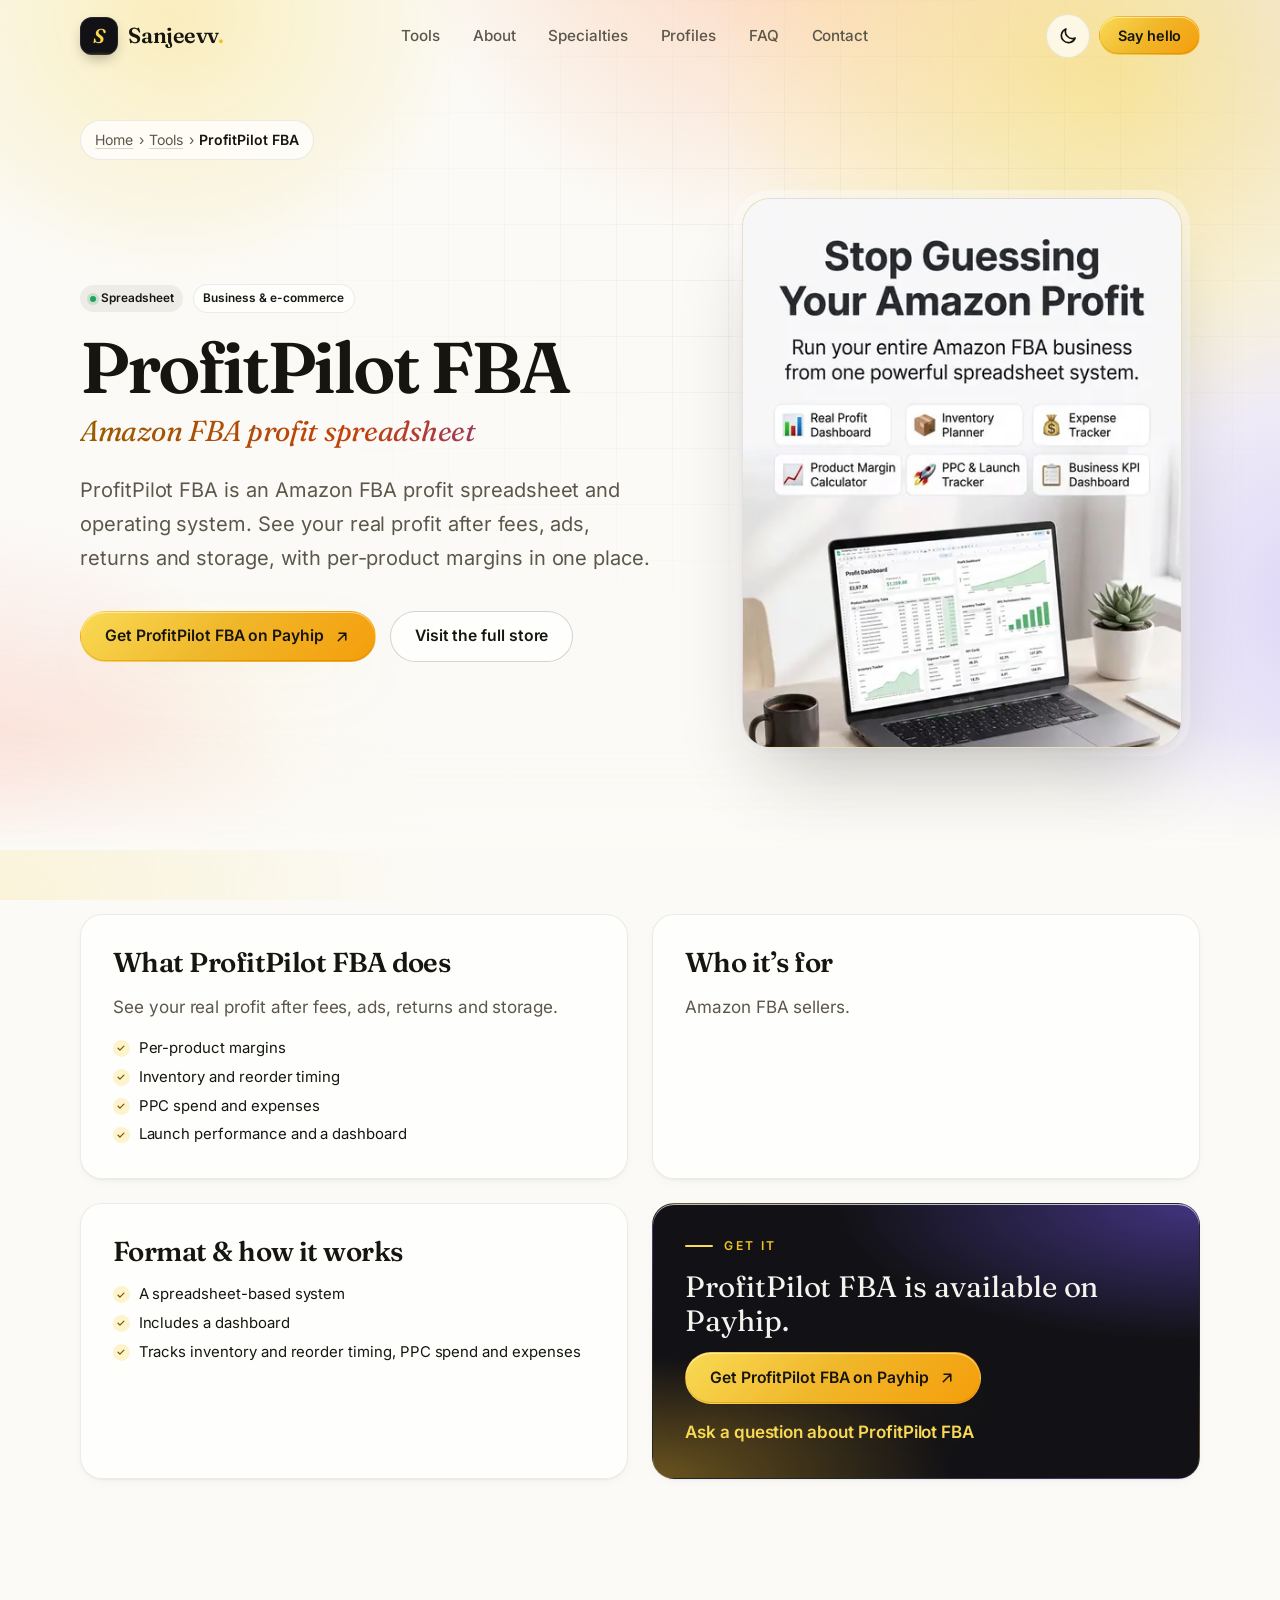
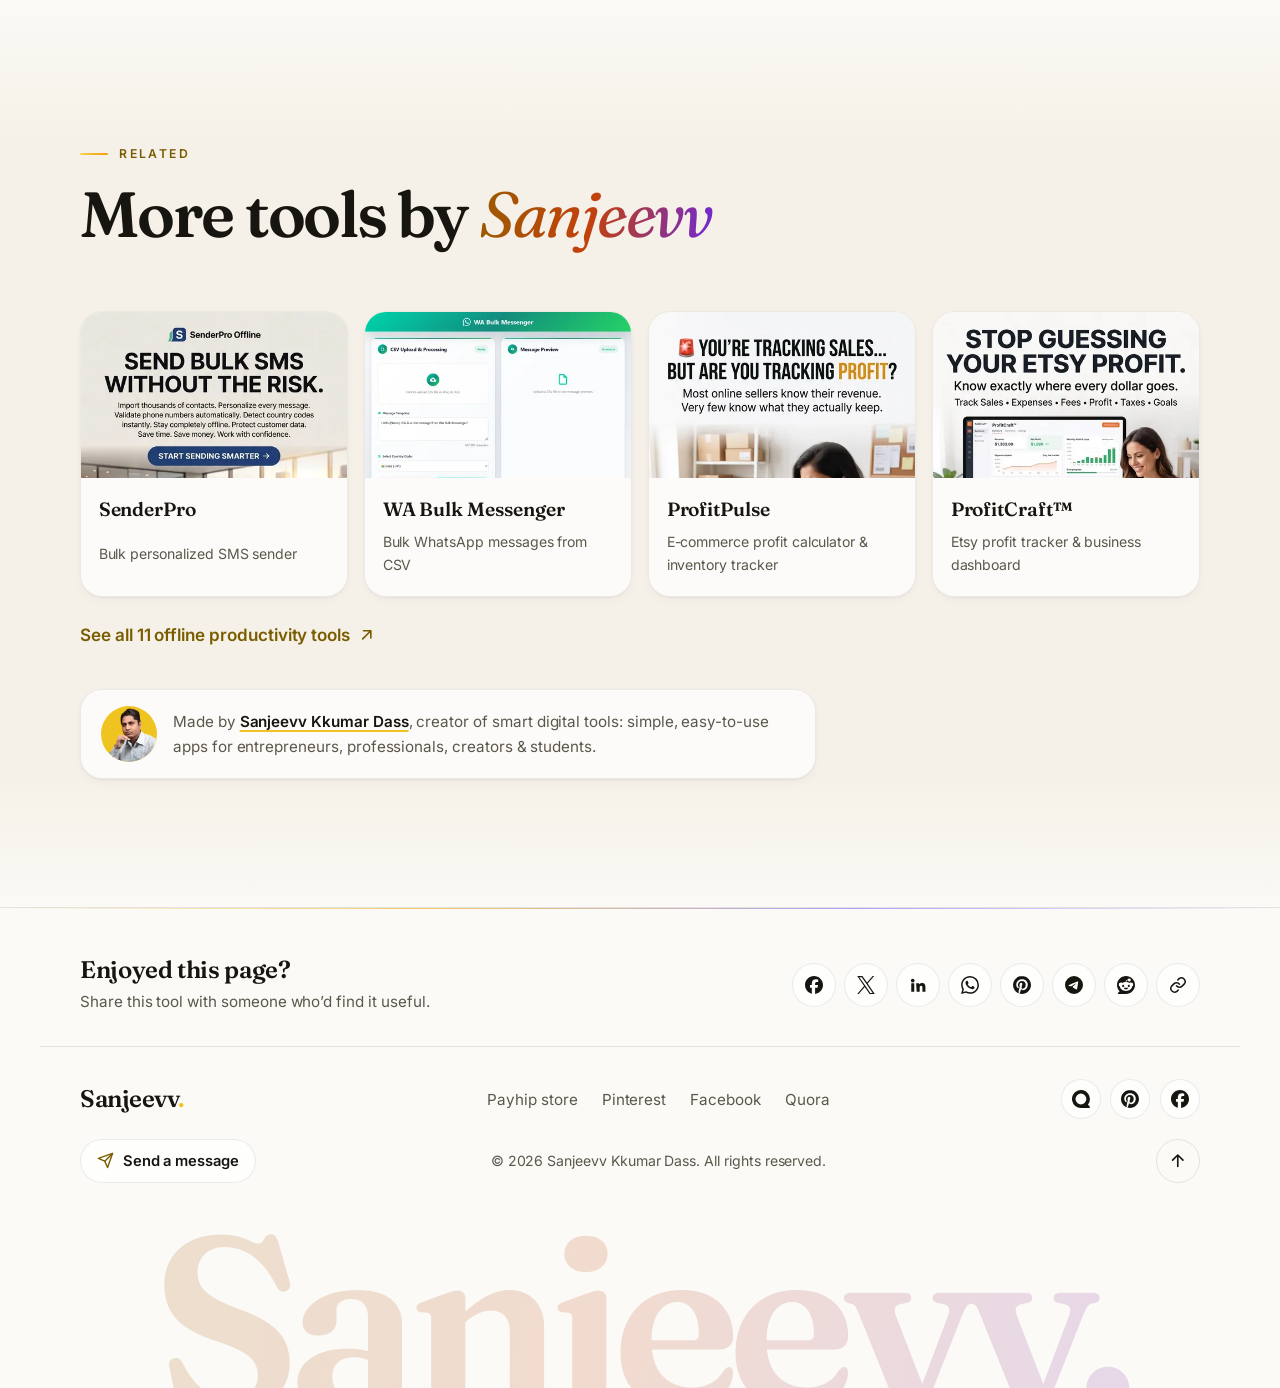
<file: tools/profitpilot-fba/index.html>
<!DOCTYPE html>
<html lang="en" data-theme="light">
<head>
  <meta charset="utf-8" />
  <meta name="viewport" content="width=device-width, initial-scale=1" />
  <title>ProfitPilot FBA – Amazon FBA Profit Spreadsheet</title>
  <meta name="description" content="ProfitPilot FBA is an Amazon FBA profit spreadsheet system: real profit after fees, ads, returns and storage, per-product margins, inventory and PPC." />
  <meta name="robots" content="index, follow, max-image-preview:large" />
  <link rel="canonical" href="https://designruse.github.io/SanjeevvKkumarDass/tools/profitpilot-fba/" />
  <meta name="author" content="Sanjeevv Kkumar Dass" />
  <meta name="theme-color" content="#f0c420" />
  <meta name="color-scheme" content="light dark" />
  <meta name="application-name" content="Sanjeevv Kkumar Dass" />
  <meta name="apple-mobile-web-app-title" content="Sanjeevv" />
  <meta property="og:type" content="website" />
  <meta property="og:site_name" content="Sanjeevv Kkumar Dass" />
  <meta property="og:locale" content="en_US" />
  <meta property="og:title" content="ProfitPilot FBA – Amazon FBA Profit Spreadsheet" />
  <meta property="og:description" content="ProfitPilot FBA is an Amazon FBA profit spreadsheet system: real profit after fees, ads, returns and storage, per-product margins, inventory and PPC." />
  <meta property="og:url" content="https://designruse.github.io/SanjeevvKkumarDass/tools/profitpilot-fba/" />
  <meta property="og:image" content="https://designruse.github.io/SanjeevvKkumarDass/images/tools/profitpilot-fba-736.webp" />
  <meta property="og:image:secure_url" content="https://designruse.github.io/SanjeevvKkumarDass/images/tools/profitpilot-fba-736.webp" />
  <meta property="og:image:type" content="image/webp" />
  <meta property="og:image:width" content="736" />
  <meta property="og:image:height" content="1308" />
  <meta property="og:image:alt" content="ProfitPilot FBA promo graphic: “Stop guessing your Amazon profit.” Spreadsheet dashboards on a laptop." />
  <meta name="twitter:card" content="summary_large_image" />
  <meta name="twitter:title" content="ProfitPilot FBA – Amazon FBA Profit Spreadsheet" />
  <meta name="twitter:description" content="ProfitPilot FBA is an Amazon FBA profit spreadsheet system: real profit after fees, ads, returns and storage, per-product margins, inventory and PPC." />
  <meta name="twitter:image" content="https://designruse.github.io/SanjeevvKkumarDass/images/tools/profitpilot-fba-736.webp" />
  <meta name="twitter:image:alt" content="ProfitPilot FBA promo graphic: “Stop guessing your Amazon profit.” Spreadsheet dashboards on a laptop." />
  <link rel="apple-touch-icon" sizes="180x180" href="../../images/apple-touch-icon.png" />
  <link rel="icon" type="image/png" sizes="48x48" href="../../images/favicon-48x48.png" />
  <link rel="icon" type="image/png" sizes="96x96" href="../../images/favicon-96x96.png" />
  <link rel="icon" type="image/png" sizes="192x192" href="../../images/icon-192.png" />
  <link rel="icon" type="image/png" sizes="32x32" href="../../images/favicon-32x32.png" />
  <link rel="manifest" href="../../site.webmanifest" />
  <link rel="shortcut icon" href="../../images/favicon.ico" />
  <link rel="preload" href="../../fonts/fraunces-latin.woff2" as="font" type="font/woff2" crossorigin />
  <link rel="preload" href="../../fonts/inter-latin.woff2" as="font" type="font/woff2" crossorigin />
  <link rel="stylesheet" href="../../css/styles.css" />
  <script type="application/ld+json">
{
  "@context": "https://schema.org",
  "@graph": [
    {
      "@type": "WebPage",
      "@id": "https://designruse.github.io/SanjeevvKkumarDass/tools/profitpilot-fba/",
      "url": "https://designruse.github.io/SanjeevvKkumarDass/tools/profitpilot-fba/",
      "name": "ProfitPilot FBA – Amazon FBA Profit Spreadsheet",
      "description": "ProfitPilot FBA is an Amazon FBA profit spreadsheet system: real profit after fees, ads, returns and storage, per-product margins, inventory and PPC.",
      "inLanguage": "en",
      "isPartOf": {
        "@id": "https://designruse.github.io/SanjeevvKkumarDass/#website"
      },
      "breadcrumb": {
        "@id": "https://designruse.github.io/SanjeevvKkumarDass/tools/profitpilot-fba/#breadcrumb"
      },
      "mainEntity": {
        "@id": "https://designruse.github.io/SanjeevvKkumarDass/tools/profitpilot-fba/#app"
      },
      "primaryImageOfPage": {
        "@type": "ImageObject",
        "url": "https://designruse.github.io/SanjeevvKkumarDass/images/tools/profitpilot-fba-736.webp",
        "width": 736,
        "height": 1308
      },
      "dateModified": "2026-10-22"
    },
    {
      "@type": "BreadcrumbList",
      "@id": "https://designruse.github.io/SanjeevvKkumarDass/tools/profitpilot-fba/#breadcrumb",
      "itemListElement": [
        {
          "@type": "ListItem",
          "position": 1,
          "name": "Home",
          "item": "https://designruse.github.io/SanjeevvKkumarDass/"
        },
        {
          "@type": "ListItem",
          "position": 2,
          "name": "Tools",
          "item": "https://designruse.github.io/SanjeevvKkumarDass/#tools"
        },
        {
          "@type": "ListItem",
          "position": 3,
          "name": "ProfitPilot FBA",
          "item": "https://designruse.github.io/SanjeevvKkumarDass/tools/profitpilot-fba/"
        }
      ]
    },
    {
      "@type": "Product",
      "@id": "https://designruse.github.io/SanjeevvKkumarDass/tools/profitpilot-fba/#app",
      "name": "ProfitPilot FBA",
      "description": "ProfitPilot FBA is an Amazon FBA profit spreadsheet and operating system. See your real profit after fees, ads, returns and storage, with per-product margins in one place.",
      "image": "https://designruse.github.io/SanjeevvKkumarDass/images/tools/profitpilot-fba-736.webp",
      "url": "https://designruse.github.io/SanjeevvKkumarDass/tools/profitpilot-fba/",
      "sameAs": "https://payhip.com/b/vP0LD",
      "author": {
        "@id": "https://designruse.github.io/SanjeevvKkumarDass/#person"
      },
      "creator": {
        "@id": "https://designruse.github.io/SanjeevvKkumarDass/#person"
      },
      "category": "Spreadsheet",
      "brand": {
        "@type": "Brand",
        "name": "Sanjeevv Kkumar Dass"
      }
    },
    {
      "@type": "WebSite",
      "@id": "https://designruse.github.io/SanjeevvKkumarDass/#website",
      "url": "https://designruse.github.io/SanjeevvKkumarDass/",
      "name": "Sanjeevv Kkumar Dass"
    },
    {
      "@type": "Person",
      "@id": "https://designruse.github.io/SanjeevvKkumarDass/#person",
      "name": "Sanjeevv Kkumar Dass",
      "url": "https://designruse.github.io/SanjeevvKkumarDass/",
      "jobTitle": "Creator of Smart Digital Tools"
    }
  ]
}
  </script>
  <script>
    (function () {
      try {
        var t = localStorage.getItem('theme');
        if (!t) t = window.matchMedia('(prefers-color-scheme: dark)').matches ? 'dark' : 'light';
        document.documentElement.setAttribute('data-theme', t);
      } catch (e) {}
      document.documentElement.classList.add('js');
    })();
  </script>
</head>
<body class="page-tool">
  <a class="skip-link" href="#main">Skip to content</a>

  <svg width="0" height="0" class="sr-only" aria-hidden="true" focusable="false">
    <symbol id="i-arrow" viewBox="0 0 24 24"><path d="M7 17 17 7M8 7h9v9" fill="none" stroke="currentColor" stroke-width="2" stroke-linecap="round" stroke-linejoin="round"/></symbol>
    <symbol id="i-arrow-down" viewBox="0 0 24 24"><path d="M12 4v15m0 0-6-6m6 6 6-6" fill="none" stroke="currentColor" stroke-width="2" stroke-linecap="round" stroke-linejoin="round"/></symbol>
    <symbol id="i-copy" viewBox="0 0 24 24"><g fill="none" stroke="currentColor" stroke-width="2" stroke-linecap="round" stroke-linejoin="round"><path d="M10 13a5 5 0 0 0 7.5.5l3-3a5 5 0 0 0-7-7l-1.7 1.7"/><path d="M14 11a5 5 0 0 0-7.5-.5l-3 3a5 5 0 0 0 7 7l1.7-1.7"/></g></symbol>
    <symbol id="i-check" viewBox="0 0 24 24"><path d="m5 12.5 4.5 4.5L19 7.5" fill="none" stroke="currentColor" stroke-width="2.2" stroke-linecap="round" stroke-linejoin="round"/></symbol>
    <symbol id="i-mail" viewBox="0 0 24 24"><g fill="none" stroke="currentColor" stroke-width="2" stroke-linecap="round" stroke-linejoin="round"><rect x="3" y="5" width="18" height="14" rx="2.5"/><path d="m4 7 8 6 8-6"/></g></symbol>
    <symbol id="i-send" viewBox="0 0 24 24"><g fill="none" stroke="currentColor" stroke-width="2" stroke-linecap="round" stroke-linejoin="round"><path d="M22 2 11 13"/><path d="M22 2 15 22l-4-9-9-4 20-7Z"/></g></symbol>
    <symbol id="i-sun" viewBox="0 0 24 24"><g fill="none" stroke="currentColor" stroke-width="2" stroke-linecap="round"><circle cx="12" cy="12" r="4.2"/><path d="M12 2v2M12 20v2M4.9 4.9l1.4 1.4M17.7 17.7l1.4 1.4M2 12h2M20 12h2M4.9 19.1l1.4-1.4M17.7 6.3l1.4-1.4"/></g></symbol>
    <symbol id="i-moon" viewBox="0 0 24 24"><path d="M20.5 14.5A8.5 8.5 0 0 1 9.5 3.5a8.5 8.5 0 1 0 11 11Z" fill="none" stroke="currentColor" stroke-width="2" stroke-linejoin="round"/></symbol>
    <symbol id="s-quora" viewBox="0 0 24 24"><path fill="currentColor" d="M7.3799.9483A11.9628 11.9628 0 0 1 21.248 19.5397l2.4096 2.4225c.7322.7362.21 1.9905-.8272 1.9905l-10.7105.01a12.52 12.52 0 0 1-.304 0h-.02A11.9628 11.9628 0 0 1 7.3818.9503Zm7.3217 4.428a7.1717 7.1717 0 1 0-5.4873 13.2512 7.1717 7.1717 0 0 0 5.4883-13.2511Z"/></symbol>
    <symbol id="s-facebook" viewBox="0 0 24 24"><path fill="currentColor" d="M9.101 23.691v-7.98H6.627v-3.667h2.474v-1.58c0-4.085 1.848-5.978 5.858-5.978.401 0 .955.042 1.468.103a8.68 8.68 0 0 1 1.141.195v3.325a8.623 8.623 0 0 0-.653-.036 26.805 26.805 0 0 0-.733-.009c-.707 0-1.259.096-1.675.309a1.686 1.686 0 0 0-.679.622c-.258.42-.374.995-.374 1.752v1.297h3.919l-.386 2.103-.287 1.564h-3.246v8.245C19.396 23.238 24 18.179 24 12.044c0-6.627-5.373-12-12-12s-12 5.373-12 12c0 5.628 3.874 10.35 9.101 11.647Z"/></symbol>
    <symbol id="s-x" viewBox="0 0 24 24"><path fill="currentColor" d="M14.234 10.162 22.977 0h-2.072l-7.591 8.824L7.251 0H.258l9.168 13.343L.258 24H2.33l8.016-9.318L16.749 24h6.993zm-2.837 3.299-.929-1.329L3.076 1.56h3.182l5.965 8.532.929 1.329 7.754 11.09h-3.182z"/></symbol>
    <symbol id="s-whatsapp" viewBox="0 0 24 24"><path fill="currentColor" d="M17.472 14.382c-.297-.149-1.758-.867-2.03-.967-.273-.099-.471-.148-.67.15-.197.297-.767.966-.94 1.164-.173.199-.347.223-.644.075-.297-.15-1.255-.463-2.39-1.475-.883-.788-1.48-1.761-1.653-2.059-.173-.297-.018-.458.13-.606.134-.133.298-.347.446-.52.149-.174.198-.298.298-.497.099-.198.05-.371-.025-.52-.075-.149-.669-1.612-.916-2.207-.242-.579-.487-.5-.669-.51-.173-.008-.371-.01-.57-.01-.198 0-.52.074-.792.372-.272.297-1.04 1.016-1.04 2.479 0 1.462 1.065 2.875 1.213 3.074.149.198 2.096 3.2 5.077 4.487.709.306 1.262.489 1.694.625.712.227 1.36.195 1.871.118.571-.085 1.758-.719 2.006-1.413.248-.694.248-1.289.173-1.413-.074-.124-.272-.198-.57-.347m-5.421 7.403h-.004a9.87 9.87 0 01-5.031-1.378l-.361-.214-3.741.982.998-3.648-.235-.374a9.86 9.86 0 01-1.51-5.26c.001-5.45 4.436-9.884 9.888-9.884 2.64 0 5.122 1.03 6.988 2.898a9.825 9.825 0 012.893 6.994c-.003 5.45-4.437 9.884-9.885 9.884m8.413-18.297A11.815 11.815 0 0012.05 0C5.495 0 .16 5.335.157 11.892c0 2.096.547 4.142 1.588 5.945L.057 24l6.305-1.654a11.882 11.882 0 005.683 1.448h.005c6.554 0 11.89-5.335 11.893-11.893a11.821 11.821 0 00-3.48-8.413Z"/></symbol>
    <symbol id="s-pinterest" viewBox="0 0 24 24"><path fill="currentColor" d="M12.017 0C5.396 0 .029 5.367.029 11.987c0 5.079 3.158 9.417 7.618 11.162-.105-.949-.199-2.403.041-3.439.219-.937 1.406-5.957 1.406-5.957s-.359-.72-.359-1.781c0-1.663.967-2.911 2.168-2.911 1.024 0 1.518.769 1.518 1.688 0 1.029-.653 2.567-.992 3.992-.285 1.193.6 2.165 1.775 2.165 2.128 0 3.768-2.245 3.768-5.487 0-2.861-2.063-4.869-5.008-4.869-3.41 0-5.409 2.562-5.409 5.199 0 1.033.394 2.143.889 2.741.099.12.112.225.085.345-.09.375-.293 1.199-.334 1.363-.053.225-.172.271-.401.165-1.495-.69-2.433-2.878-2.433-4.646 0-3.776 2.748-7.252 7.92-7.252 4.158 0 7.392 2.967 7.392 6.923 0 4.135-2.607 7.462-6.233 7.462-1.214 0-2.354-.629-2.758-1.379l-.749 2.848c-.269 1.045-1.004 2.352-1.498 3.146 1.123.345 2.306.535 3.55.535 6.607 0 11.985-5.365 11.985-11.987C23.97 5.39 18.592.026 11.985.026L12.017 0z"/></symbol>
    <symbol id="s-telegram" viewBox="0 0 24 24"><path fill="currentColor" d="M11.944 0A12 12 0 0 0 0 12a12 12 0 0 0 12 12 12 12 0 0 0 12-12A12 12 0 0 0 12 0a12 12 0 0 0-.056 0zm4.962 7.224c.1-.002.321.023.465.14a.506.506 0 0 1 .171.325c.016.093.036.306.02.472-.18 1.898-.962 6.502-1.36 8.627-.168.9-.499 1.201-.82 1.23-.696.065-1.225-.46-1.9-.902-1.056-.693-1.653-1.124-2.678-1.8-1.185-.78-.417-1.21.258-1.91.177-.184 3.247-2.977 3.307-3.23.007-.032.014-.15-.056-.212s-.174-.041-.249-.024c-.106.024-1.793 1.14-5.061 3.345-.48.33-.913.49-1.302.48-.428-.008-1.252-.241-1.865-.44-.752-.245-1.349-.374-1.297-.789.027-.216.325-.437.893-.663 3.498-1.524 5.83-2.529 6.998-3.014 3.332-1.386 4.025-1.627 4.476-1.635z"/></symbol>
    <symbol id="s-reddit" viewBox="0 0 24 24"><path fill="currentColor" d="M12 0C5.373 0 0 5.373 0 12c0 3.314 1.343 6.314 3.515 8.485l-2.286 2.286C.775 23.225 1.097 24 1.738 24H12c6.627 0 12-5.373 12-12S18.627 0 12 0Zm4.388 3.199c1.104 0 1.999.895 1.999 1.999 0 1.105-.895 2-1.999 2-.946 0-1.739-.657-1.947-1.539v.002c-1.147.162-2.032 1.15-2.032 2.341v.007c1.776.067 3.4.567 4.686 1.363.473-.363 1.064-.58 1.707-.58 1.547 0 2.802 1.254 2.802 2.802 0 1.117-.655 2.081-1.601 2.531-.088 3.256-3.637 5.876-7.997 5.876-4.361 0-7.905-2.617-7.998-5.87-.954-.447-1.614-1.415-1.614-2.538 0-1.548 1.255-2.802 2.803-2.802.645 0 1.239.218 1.712.585 1.275-.79 2.881-1.291 4.64-1.365v-.01c0-1.663 1.263-3.034 2.88-3.207.188-.911.993-1.595 1.959-1.595Zm-8.085 8.376c-.784 0-1.459.78-1.506 1.797-.047 1.016.64 1.429 1.426 1.429.786 0 1.371-.369 1.418-1.385.047-1.017-.553-1.841-1.338-1.841Zm7.406 0c-.786 0-1.385.824-1.338 1.841.047 1.017.634 1.385 1.418 1.385.785 0 1.473-.413 1.426-1.429-.046-1.017-.721-1.797-1.506-1.797Zm-3.703 4.013c-.974 0-1.907.048-2.77.135-.147.015-.241.168-.183.305.483 1.154 1.622 1.964 2.953 1.964 1.33 0 2.47-.81 2.953-1.964.057-.137-.037-.29-.184-.305-.863-.087-1.795-.135-2.769-.135Z"/></symbol>
    <symbol id="s-threads" viewBox="0 0 24 24"><path fill="currentColor" d="M18.263 11.097c-.03-3.486-1.92-5.586-5.111-5.586-2.13 0-3.922.963-4.863 2.499l2.062 1.438c.535-.843 1.272-1.543 2.628-1.543 1.528 0 2.318.85 2.544 2.431a15 15 0 0 0-2.236-.173c-4.125 0-6.068 1.867-6.068 4.336s1.943 3.99 4.804 3.99c3.139 0 5.013-2.115 5.781-4.735.798.361 1.348 1.204 1.348 2.47 0 3.387-3.907 5.232-7.22 5.232-4.885 0-8.077-3.207-8.077-8.424 0-6.392 4.223-10.487 9.9-10.487 3.808 0 5.69 1.671 6.97 3.914l2.108-1.475C21.44 2.078 18.331 0 13.663 0 6.227 0 1.168 5.277 1.168 12.934c0 7 4.953 11.066 10.856 11.066 4.878 0 9.809-2.846 9.809-7.716 0-2.545-1.46-4.231-3.569-5.187m-6.33 4.855c-1.077 0-2.026-.512-2.026-1.453 0-1.483 1.822-1.934 3.606-1.934.678 0 1.34.045 1.927.173-.422 1.927-1.671 3.215-3.508 3.214Z"/></symbol>
    <symbol id="s-youtube" viewBox="0 0 24 24"><path fill="currentColor" d="M23.498 6.186a3.016 3.016 0 0 0-2.122-2.136C19.505 3.545 12 3.545 12 3.545s-7.505 0-9.377.505A3.017 3.017 0 0 0 .502 6.186C0 8.07 0 12 0 12s0 3.93.502 5.814a3.016 3.016 0 0 0 2.122 2.136c1.871.505 9.376.505 9.376.505s7.505 0 9.377-.505a3.015 3.015 0 0 0 2.122-2.136C24 15.93 24 12 24 12s0-3.93-.502-5.814zM9.545 15.568V8.432L15.818 12l-6.273 3.568z"/></symbol>
    <symbol id="s-linkedin" viewBox="0 0 24 24"><path fill="currentColor" d="M4.98 3.5a2.5 2.5 0 1 1 0 5 2.5 2.5 0 0 1 0-5zM3 9.75h4V21H3zM9.5 9.75h3.8v1.6h.05c.53-.95 1.83-1.95 3.77-1.95 4.03 0 4.78 2.5 4.78 5.75V21h-4v-5.1c0-1.22-.02-2.78-1.7-2.78-1.7 0-1.96 1.33-1.96 2.7V21h-4z"/></symbol>
    <symbol id="i-share" viewBox="0 0 24 24"><g fill="none" stroke="currentColor" stroke-width="2" stroke-linecap="round" stroke-linejoin="round"><path d="M4 12v7a2 2 0 0 0 2 2h12a2 2 0 0 0 2-2v-7"/><path d="m16 6-4-4-4 4M12 2v13"/></g></symbol>
  </svg>

  <header class="site-header" id="top">
    <nav class="nav container" aria-label="Primary">
      <a class="brand" href="../../">
        <span class="brand-mark" aria-hidden="true">S</span>
        <span class="brand-name">Sanjeevv<span class="brand-dot">.</span></span><span class="sr-only"> Kkumar Dass, back to top</span>
      </a>
      <ul class="nav-links" id="nav-menu">
        <li><a href="../../#tools">Tools</a></li>
        <li><a href="../../#about">About</a></li>
        <li><a href="../../#specialties">Specialties</a></li>
        <li><a href="../../#work">Profiles</a></li>
        <li><a href="../../#faq">FAQ</a></li>
        <li><a href="../../#contact">Contact</a></li>
        <li class="nav-cta-mobile"><a class="btn btn-primary" href="../../#contact">Leave a message</a></li>
      </ul>
      <div class="nav-actions">
        <button class="icon-btn theme-toggle" type="button" aria-label="Switch to dark theme">
          <svg class="ico ico-moon" aria-hidden="true"><use href="#i-moon"/></svg>
          <svg class="ico ico-sun" aria-hidden="true"><use href="#i-sun"/></svg>
        </button>
        <a class="btn btn-primary btn-sm nav-cta" href="../../#contact">Say hello</a>
        <button class="icon-btn menu-toggle" type="button" aria-label="Open menu" aria-expanded="false" aria-controls="nav-menu">
          <span class="bars" aria-hidden="true"><span></span><span></span><span></span></span>
        </button>
      </div>
    </nav>
  </header>

  <main id="main">
    <section class="tool-hero" aria-labelledby="tool-title">
      <div class="hero-bg" aria-hidden="true"></div>
      <div class="container">
        <nav class="breadcrumb" aria-label="Breadcrumb">
          <ol>
            <li><a href="../../">Home</a></li>
            <li><a href="../../#tools">Tools</a></li>
            <li><span aria-current="page">ProfitPilot FBA</span></li>
          </ol>
        </nav>
        <div class="tool-hero-grid">
          <div class="tool-hero-copy">
            <div class="tool-meta">
              <span class="tool-format">Spreadsheet</span>
              <span class="tool-chip">Business &amp; e-commerce</span>
              <!-- PRICE SLOT: add <span class="tool-price">$X</span> here when prices are final. -->
            </div>
            <h1 id="tool-title" class="tool-h1"><span class="tool-h1-name">ProfitPilot FBA</span> <span class="tool-h1-desc">Amazon FBA profit spreadsheet</span></h1>
            <p class="lead">ProfitPilot FBA is an Amazon FBA profit spreadsheet and operating system. See your real profit after fees, ads, returns and storage, with per-product margins in one place.</p>
            <div class="hero-ctas">
              <a class="btn btn-primary" href="https://payhip.com/b/vP0LD" target="_blank" rel="noopener">
                Get ProfitPilot FBA on Payhip
                <svg class="ico" aria-hidden="true"><use href="#i-arrow"/></svg>
              </a>
              <a class="btn btn-ghost" href="https://payhip.com/u1757007407332758617765" target="_blank" rel="noopener">Visit the full store</a>
            </div>
          </div>
          <figure class="tool-hero-media">
            <img src="../../images/tools/profitpilot-fba-736.webp" srcset="../../images/tools/profitpilot-fba-480.webp 480w, ../../images/tools/profitpilot-fba-736.webp 736w" sizes="(min-width: 900px) 440px, 92vw" width="736" height="1308" fetchpriority="high" decoding="async" alt="ProfitPilot FBA promo graphic: “Stop guessing your Amazon profit.” Spreadsheet dashboards on a laptop." />
          </figure>
        </div>
      </div>
    </section>

    <section class="section tool-details" aria-label="ProfitPilot FBA details">
      <div class="container tool-details-grid">
        <article class="detail-card">
          <h2 class="detail-h2">What ProfitPilot FBA does</h2>
          <p>See your real profit after fees, ads, returns and storage.</p>
          <ul class="tool-features" role="list">
              <li>Per-product margins</li>
              <li>Inventory and reorder timing</li>
              <li>PPC spend and expenses</li>
              <li>Launch performance and a dashboard</li>
          </ul>
        </article>
        <article class="detail-card">
          <h2 class="detail-h2">Who it’s for</h2>
          <p>Amazon FBA sellers.</p>
        </article>
        <article class="detail-card">
          <h2 class="detail-h2">Format &amp; how it works</h2>
          <ul class="tool-features" role="list">
              <li>A spreadsheet-based system</li>
              <li>Includes a dashboard</li>
              <li>Tracks inventory and reorder timing, PPC spend and expenses</li>
          </ul>
        </article>
        <aside class="detail-card detail-cta">
          <p class="kicker">Get it</p>
          <p class="detail-cta-title">ProfitPilot FBA is available on Payhip.</p>
          <a class="btn btn-primary" href="https://payhip.com/b/vP0LD" target="_blank" rel="noopener">Get ProfitPilot FBA on Payhip <svg class="ico" aria-hidden="true"><use href="#i-arrow"/></svg></a>
          <a class="text-link" href="../../#contact">Ask a question about ProfitPilot FBA</a>
        </aside>
      </div>
    </section>

    <section class="section section-alt related" aria-labelledby="related-title">
      <div class="container">
        <header class="section-head">
          <p class="kicker">Related</p>
          <h2 id="related-title" class="h2">More tools by <em>Sanjeevv</em></h2>
        </header>
        <ul class="rel-grid" role="list">
            <li>
              <a class="rel-card" href="../senderpro/">
                <span class="rel-img"><img src="../../images/tools/senderpro-offline-480.webp" width="480" height="853" loading="lazy" decoding="async" alt="" /></span>
                <span class="rel-text"><span class="rel-name">SenderPro</span><span class="rel-kind">Bulk personalized SMS sender</span></span>
              </a>
            </li>
            <li>
              <a class="rel-card" href="../wa-bulk-messenger/">
                <span class="rel-img"><img src="../../images/tools/wa-bulk-messenger-480.webp" width="480" height="342" loading="lazy" decoding="async" alt="" /></span>
                <span class="rel-text"><span class="rel-name">WA Bulk Messenger</span><span class="rel-kind">Bulk WhatsApp messages from CSV</span></span>
              </a>
            </li>
            <li>
              <a class="rel-card" href="../profitpulse/">
                <span class="rel-img"><img src="../../images/tools/profitpulse-480.webp" width="480" height="860" loading="lazy" decoding="async" alt="" /></span>
                <span class="rel-text"><span class="rel-name">ProfitPulse</span><span class="rel-kind">E-commerce profit calculator &amp; inventory tracker</span></span>
              </a>
            </li>
            <li>
              <a class="rel-card" href="../profitcraft/">
                <span class="rel-img"><img src="../../images/tools/profitcraft-480.webp" width="480" height="860" loading="lazy" decoding="async" alt="" /></span>
                <span class="rel-text"><span class="rel-name">ProfitCraft™</span><span class="rel-kind">Etsy profit tracker &amp; business dashboard</span></span>
              </a>
            </li>
        </ul>
        <p class="rel-all"><a class="text-link" href="../../#tools">See all 11 offline productivity tools <svg class="ico" aria-hidden="true"><use href="#i-arrow"/></svg></a></p>
        <div class="creator-box">
          <img src="../../images/skdas-seated.webp" width="343" height="343" loading="lazy" decoding="async" alt="Sanjeevv Kkumar Dass" />
          <p>Made by <a href="../../#about">Sanjeevv Kkumar Dass</a>, creator of smart digital tools: simple, easy-to-use apps for entrepreneurs, professionals, creators &amp; students.</p>
        </div>
      </div>
    </section>
  </main>

  <footer class="site-footer">
    <div class="container share-band">
      <div>
        <p class="share-title">Enjoyed this page?</p>
        <p class="share-sub">Share this tool with someone who’d find it useful.</p>
      </div>
      <ul class="share-list" role="list" aria-label="Share this page">
          <li class="share-native-item" hidden><button class="share-btn share-native" type="button" aria-label="Share using your device"><svg class="ico" aria-hidden="true"><use href="#i-share"/></svg></button></li>
          <li><a class="share-btn share-facebook" href="https://www.facebook.com/sharer/sharer.php?u=https%3A%2F%2Fdesignruse.github.io%2FSanjeevvKkumarDass%2Ftools%2Fprofitpilot-fba%2F" target="_blank" rel="noopener noreferrer" aria-label="Share on Facebook (opens in a new tab)" title="Share on Facebook"><svg class="ico" aria-hidden="true"><use href="#s-facebook"/></svg></a></li>
          <li><a class="share-btn share-x" href="https://x.com/intent/post?url=https%3A%2F%2Fdesignruse.github.io%2FSanjeevvKkumarDass%2Ftools%2Fprofitpilot-fba%2F&amp;text=ProfitPilot%20FBA%20%E2%80%93%20Amazon%20FBA%20Profit%20Spreadsheet" target="_blank" rel="noopener noreferrer" aria-label="Share on X (opens in a new tab)" title="Share on X"><svg class="ico" aria-hidden="true"><use href="#s-x"/></svg></a></li>
          <li><a class="share-btn share-linkedin" href="https://www.linkedin.com/sharing/share-offsite/?url=https%3A%2F%2Fdesignruse.github.io%2FSanjeevvKkumarDass%2Ftools%2Fprofitpilot-fba%2F" target="_blank" rel="noopener noreferrer" aria-label="Share on LinkedIn (opens in a new tab)" title="Share on LinkedIn"><svg class="ico" aria-hidden="true"><use href="#s-linkedin"/></svg></a></li>
          <li><a class="share-btn share-whatsapp" href="https://wa.me/?text=ProfitPilot%20FBA%20%E2%80%93%20Amazon%20FBA%20Profit%20Spreadsheet%20https%3A%2F%2Fdesignruse.github.io%2FSanjeevvKkumarDass%2Ftools%2Fprofitpilot-fba%2F" target="_blank" rel="noopener noreferrer" aria-label="Share on WhatsApp (opens in a new tab)" title="Share on WhatsApp"><svg class="ico" aria-hidden="true"><use href="#s-whatsapp"/></svg></a></li>
          <li><a class="share-btn share-pinterest" href="https://www.pinterest.com/pin/create/button/?url=https%3A%2F%2Fdesignruse.github.io%2FSanjeevvKkumarDass%2Ftools%2Fprofitpilot-fba%2F&amp;media=https%3A%2F%2Fdesignruse.github.io%2FSanjeevvKkumarDass%2Ftools%2Fprofitpilot-fba%2Fimages%2Fog-image-square.jpg&amp;description=ProfitPilot%20FBA%20%E2%80%93%20Amazon%20FBA%20Profit%20Spreadsheet" target="_blank" rel="noopener noreferrer" aria-label="Share on Pinterest (opens in a new tab)" title="Share on Pinterest"><svg class="ico" aria-hidden="true"><use href="#s-pinterest"/></svg></a></li>
          <li><a class="share-btn share-telegram" href="https://t.me/share/url?url=https%3A%2F%2Fdesignruse.github.io%2FSanjeevvKkumarDass%2Ftools%2Fprofitpilot-fba%2F&amp;text=ProfitPilot%20FBA%20%E2%80%93%20Amazon%20FBA%20Profit%20Spreadsheet" target="_blank" rel="noopener noreferrer" aria-label="Share on Telegram (opens in a new tab)" title="Share on Telegram"><svg class="ico" aria-hidden="true"><use href="#s-telegram"/></svg></a></li>
          <li><a class="share-btn share-reddit" href="https://www.reddit.com/submit?url=https%3A%2F%2Fdesignruse.github.io%2FSanjeevvKkumarDass%2Ftools%2Fprofitpilot-fba%2F&amp;title=ProfitPilot%20FBA%20%E2%80%93%20Amazon%20FBA%20Profit%20Spreadsheet" target="_blank" rel="noopener noreferrer" aria-label="Share on Reddit (opens in a new tab)" title="Share on Reddit"><svg class="ico" aria-hidden="true"><use href="#s-reddit"/></svg></a></li>
          <li><button class="share-btn copy-btn-inline" type="button" data-url="https://designruse.github.io/SanjeevvKkumarDass/tools/profitpilot-fba/" aria-label="Copy page link" title="Copy link"><svg class="ico ico-copy" aria-hidden="true"><use href="#i-copy"/></svg><svg class="ico ico-check" aria-hidden="true"><use href="#i-check"/></svg></button></li>
      </ul>
    </div>
    <div class="container footer-inner">
      <p class="footer-brand">Sanjeevv<span class="brand-dot">.</span></p>
      <a class="footer-contact" href="../../#contact"><svg class="ico" aria-hidden="true"><use href="#i-send"/></svg><span>Send a message</span></a>
      <ul class="footer-links" role="list">
        <li><a href="https://payhip.com/u1757007407332758617765" target="_blank" rel="me noopener">Payhip store</a></li>
        <li><a href="https://www.pinterest.com/SanjeevvKkumarDass/" target="_blank" rel="me noopener noreferrer">Pinterest</a></li>
        <li><a href="https://www.facebook.com/SanjeevvKkumarDass/" target="_blank" rel="me noopener noreferrer">Facebook</a></li>
        <li><a href="https://www.quora.com/profile/Sanjeevv-Kkumar-Dass" target="_blank" rel="me noopener noreferrer">Quora</a></li>
      </ul>
      <ul class="social social-footer" role="list" aria-label="Find Sanjeevv Kkumar Dass on social media">
        <li><a class="social-link" href="https://www.quora.com/profile/Sanjeevv-Kkumar-Dass" target="_blank" rel="me noopener noreferrer" aria-label="Quora: Sanjeevv Kkumar Dass (opens in a new tab)"><svg class="ico" aria-hidden="true"><use href="#s-quora"/></svg></a></li>
        <li><a class="social-link" href="https://www.pinterest.com/SanjeevvKkumarDass/" target="_blank" rel="me noopener noreferrer" aria-label="Pinterest: SanjeevvKkumarDass (opens in a new tab)"><svg class="ico" aria-hidden="true"><use href="#s-pinterest"/></svg></a></li>
        <li><a class="social-link" href="https://www.facebook.com/SanjeevvKkumarDass/" target="_blank" rel="me noopener noreferrer" aria-label="Facebook: Sanjeevv Kkumar Dass (opens in a new tab)"><svg class="ico" aria-hidden="true"><use href="#s-facebook"/></svg></a></li>
        <!-- ADD YOUR PROFILE URL: replace YOUR-PROFILE / YOUR-HANDLE with the real address, then remove the comment markers around the line.
        <li><a class="social-link" href="https://www.linkedin.com/in/YOUR-PROFILE" target="_blank" rel="me noopener noreferrer" aria-label="LinkedIn (opens in a new tab)"><svg class="ico" aria-hidden="true"><use href="#s-linkedin"/></svg></a></li>
        <li><a class="social-link" href="https://x.com/YOUR-HANDLE" target="_blank" rel="me noopener noreferrer" aria-label="X (opens in a new tab)"><svg class="ico" aria-hidden="true"><use href="#s-x"/></svg></a></li>
        <li><a class="social-link" href="https://www.threads.net/@YOUR-HANDLE" target="_blank" rel="me noopener noreferrer" aria-label="Threads (opens in a new tab)"><svg class="ico" aria-hidden="true"><use href="#s-threads"/></svg></a></li>
        <li><a class="social-link" href="https://www.youtube.com/@YOUR-HANDLE" target="_blank" rel="me noopener noreferrer" aria-label="YouTube (opens in a new tab)"><svg class="ico" aria-hidden="true"><use href="#s-youtube"/></svg></a></li>
        -->
      </ul>
      <p class="footer-copy">© <span id="year">2026</span> Sanjeevv Kkumar Dass. All rights reserved.</p>
      <a class="to-top" href="#top" aria-label="Back to top"><svg class="ico" aria-hidden="true" style="transform:rotate(-45deg)"><use href="#i-arrow"/></svg></a>
    </div>
    <p class="footer-mega" aria-hidden="true">Sanjeevv<span>.</span></p>
  </footer>

  <div class="toast" id="toast" role="status" aria-live="polite"></div>

  <script src="../../js/main.js" defer></script>
</body>
</html>
</file>
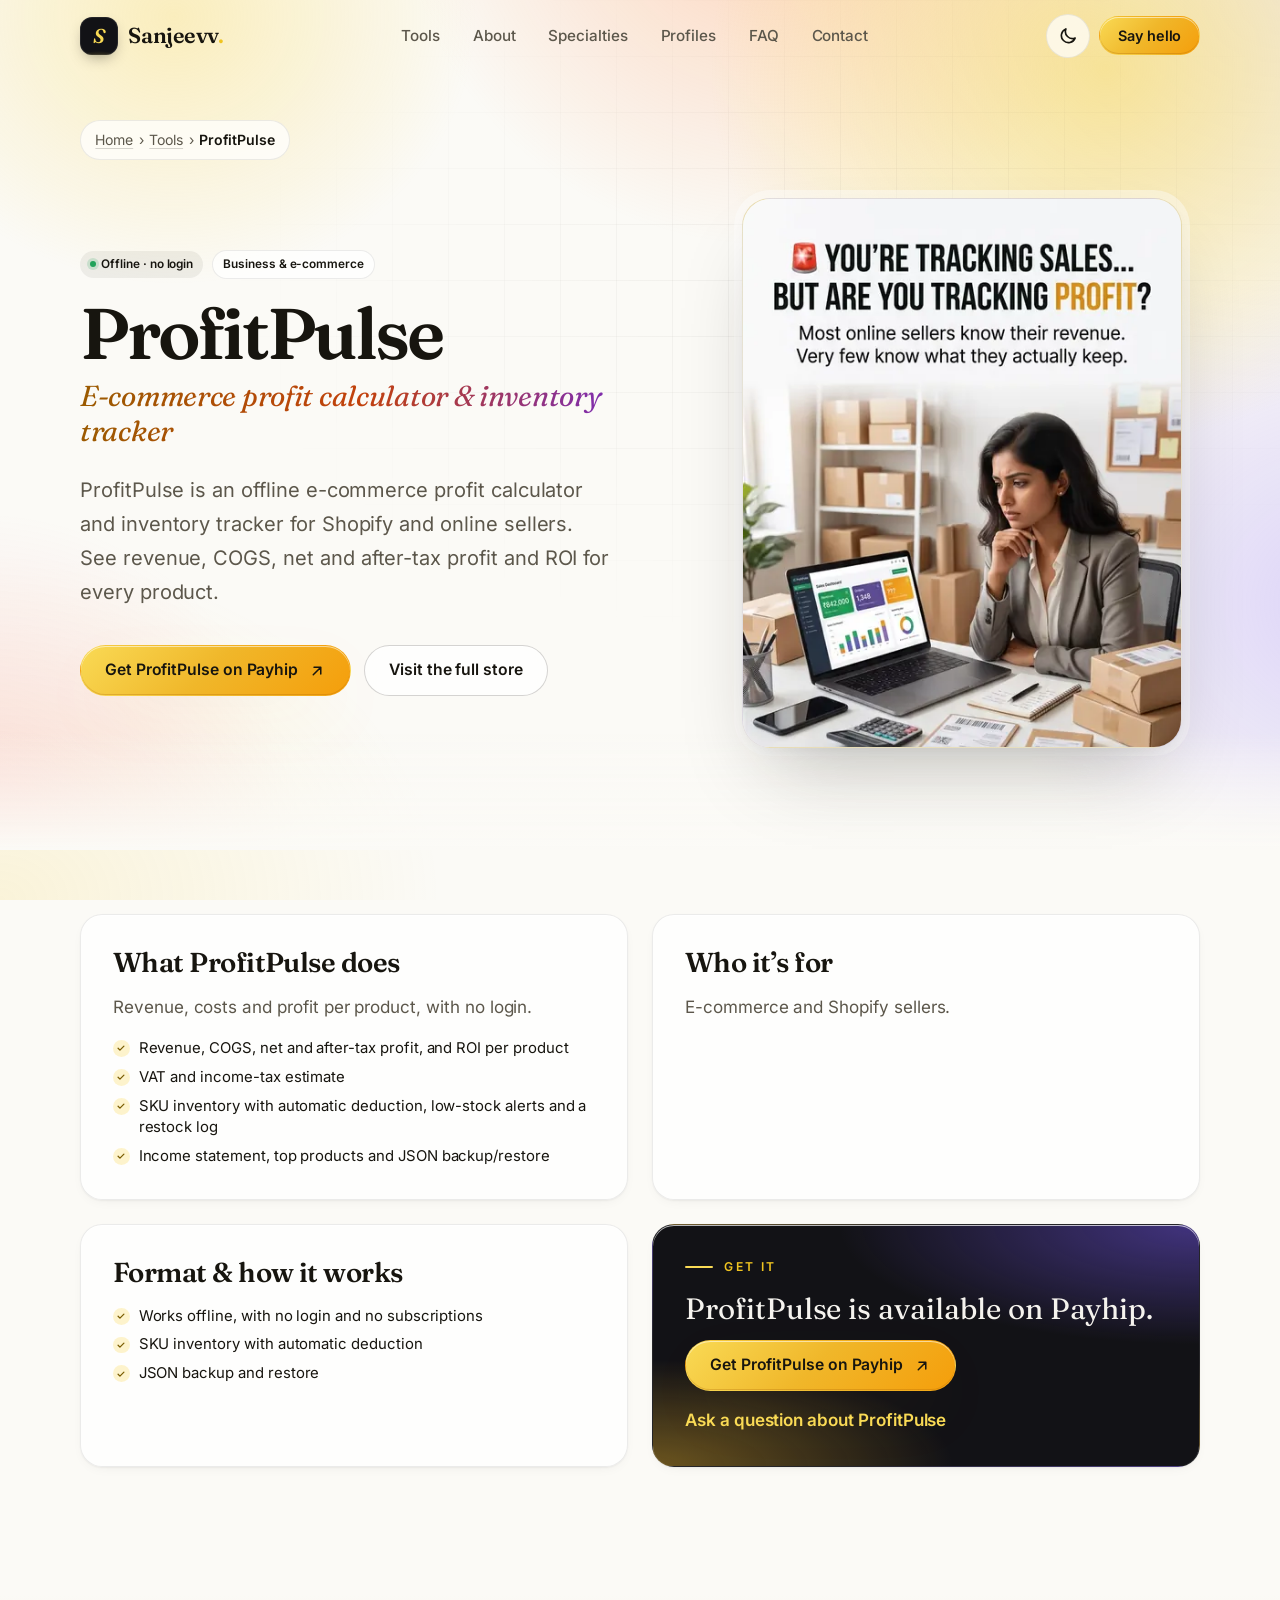
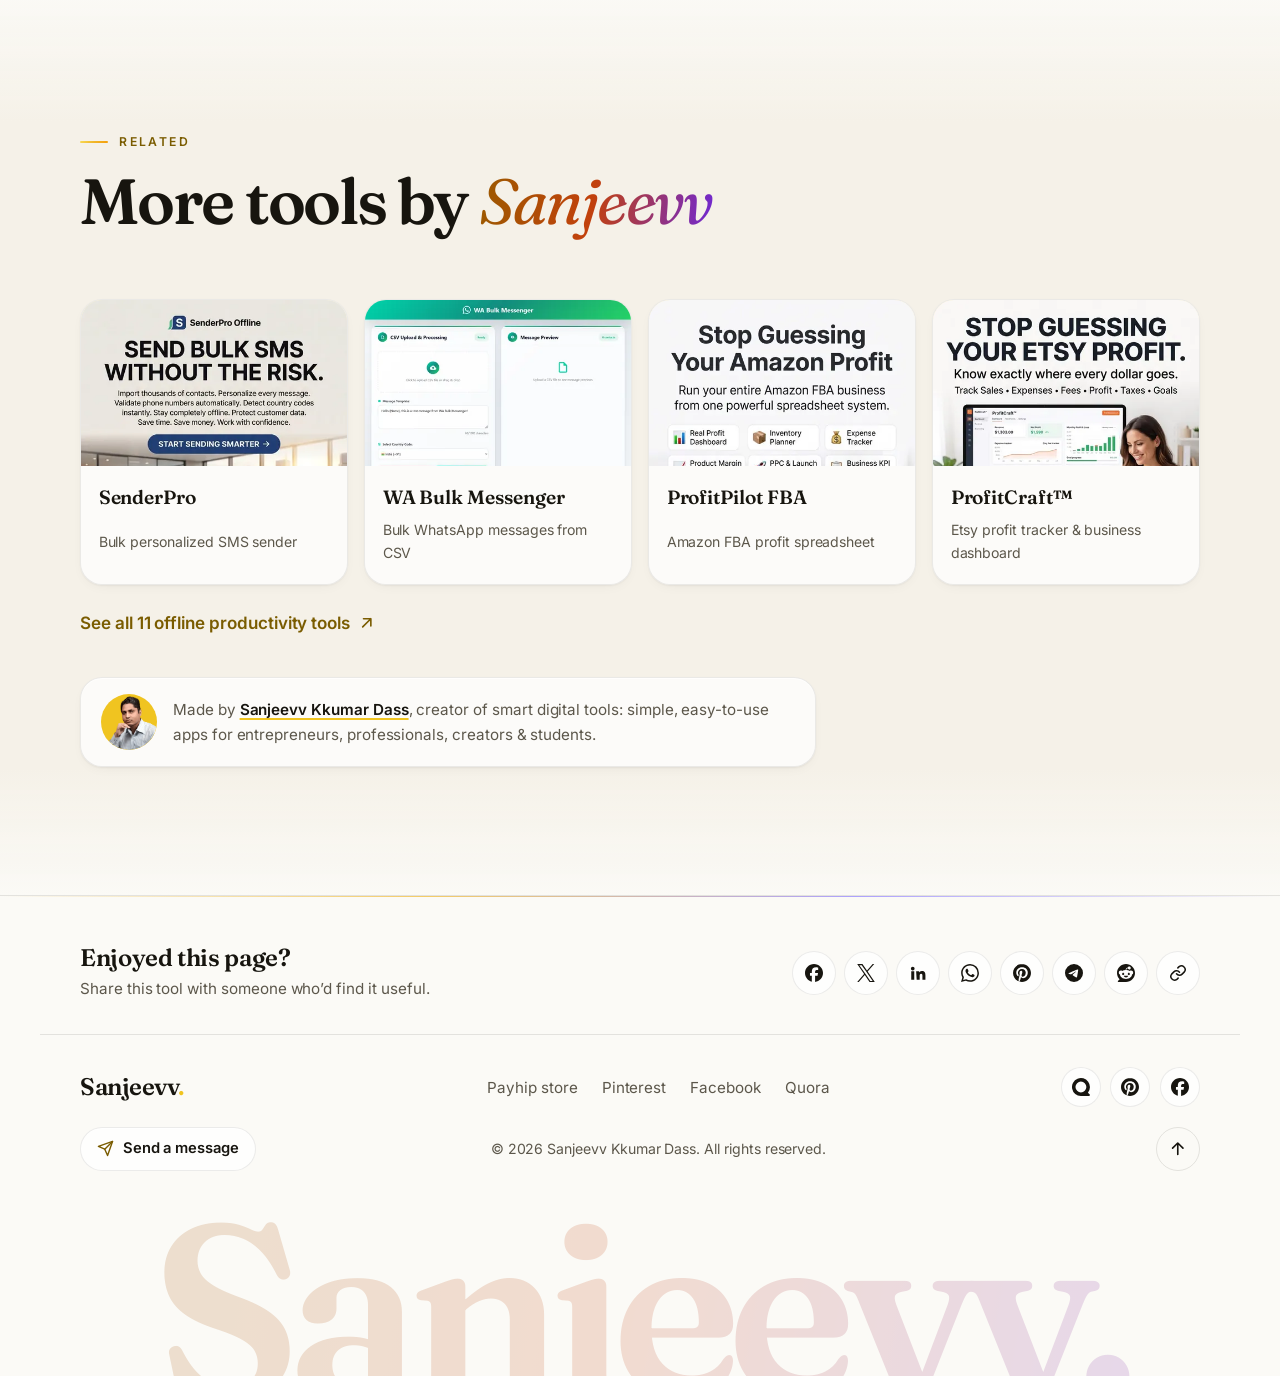
<file: tools/profitpulse/index.html>
<!DOCTYPE html>
<html lang="en" data-theme="light">
<head>
  <meta charset="utf-8" />
  <meta name="viewport" content="width=device-width, initial-scale=1" />
  <title>ProfitPulse – Offline E-commerce Profit &amp; Inventory Tracker</title>
  <meta name="description" content="ProfitPulse is an offline e-commerce profit calculator and inventory tracker: COGS, net and after-tax profit, ROI, VAT, low-stock alerts. No login." />
  <meta name="robots" content="index, follow, max-image-preview:large" />
  <link rel="canonical" href="https://designruse.github.io/SanjeevvKkumarDass/tools/profitpulse/" />
  <meta name="author" content="Sanjeevv Kkumar Dass" />
  <meta name="theme-color" content="#f0c420" />
  <meta name="color-scheme" content="light dark" />
  <meta name="application-name" content="Sanjeevv Kkumar Dass" />
  <meta name="apple-mobile-web-app-title" content="Sanjeevv" />
  <meta property="og:type" content="website" />
  <meta property="og:site_name" content="Sanjeevv Kkumar Dass" />
  <meta property="og:locale" content="en_US" />
  <meta property="og:title" content="ProfitPulse – Offline E-commerce Profit &amp; Inventory Tracker" />
  <meta property="og:description" content="ProfitPulse is an offline e-commerce profit calculator and inventory tracker: COGS, net and after-tax profit, ROI, VAT, low-stock alerts. No login." />
  <meta property="og:url" content="https://designruse.github.io/SanjeevvKkumarDass/tools/profitpulse/" />
  <meta property="og:image" content="https://designruse.github.io/SanjeevvKkumarDass/images/tools/profitpulse-736.webp" />
  <meta property="og:image:secure_url" content="https://designruse.github.io/SanjeevvKkumarDass/images/tools/profitpulse-736.webp" />
  <meta property="og:image:type" content="image/webp" />
  <meta property="og:image:width" content="736" />
  <meta property="og:image:height" content="1318" />
  <meta property="og:image:alt" content="ProfitPulse promo graphic: “You’re tracking sales… but are you tracking profit?”" />
  <meta name="twitter:card" content="summary_large_image" />
  <meta name="twitter:title" content="ProfitPulse – Offline E-commerce Profit &amp; Inventory Tracker" />
  <meta name="twitter:description" content="ProfitPulse is an offline e-commerce profit calculator and inventory tracker: COGS, net and after-tax profit, ROI, VAT, low-stock alerts. No login." />
  <meta name="twitter:image" content="https://designruse.github.io/SanjeevvKkumarDass/images/tools/profitpulse-736.webp" />
  <meta name="twitter:image:alt" content="ProfitPulse promo graphic: “You’re tracking sales… but are you tracking profit?”" />
  <link rel="apple-touch-icon" sizes="180x180" href="../../images/apple-touch-icon.png" />
  <link rel="icon" type="image/png" sizes="48x48" href="../../images/favicon-48x48.png" />
  <link rel="icon" type="image/png" sizes="96x96" href="../../images/favicon-96x96.png" />
  <link rel="icon" type="image/png" sizes="192x192" href="../../images/icon-192.png" />
  <link rel="icon" type="image/png" sizes="32x32" href="../../images/favicon-32x32.png" />
  <link rel="manifest" href="../../site.webmanifest" />
  <link rel="shortcut icon" href="../../images/favicon.ico" />
  <link rel="preload" href="../../fonts/fraunces-latin.woff2" as="font" type="font/woff2" crossorigin />
  <link rel="preload" href="../../fonts/inter-latin.woff2" as="font" type="font/woff2" crossorigin />
  <link rel="stylesheet" href="../../css/styles.css" />
  <script type="application/ld+json">
{
  "@context": "https://schema.org",
  "@graph": [
    {
      "@type": "WebPage",
      "@id": "https://designruse.github.io/SanjeevvKkumarDass/tools/profitpulse/",
      "url": "https://designruse.github.io/SanjeevvKkumarDass/tools/profitpulse/",
      "name": "ProfitPulse – Offline E-commerce Profit & Inventory Tracker",
      "description": "ProfitPulse is an offline e-commerce profit calculator and inventory tracker: COGS, net and after-tax profit, ROI, VAT, low-stock alerts. No login.",
      "inLanguage": "en",
      "isPartOf": {
        "@id": "https://designruse.github.io/SanjeevvKkumarDass/#website"
      },
      "breadcrumb": {
        "@id": "https://designruse.github.io/SanjeevvKkumarDass/tools/profitpulse/#breadcrumb"
      },
      "mainEntity": {
        "@id": "https://designruse.github.io/SanjeevvKkumarDass/tools/profitpulse/#app"
      },
      "primaryImageOfPage": {
        "@type": "ImageObject",
        "url": "https://designruse.github.io/SanjeevvKkumarDass/images/tools/profitpulse-736.webp",
        "width": 736,
        "height": 1318
      },
      "dateModified": "2026-10-22"
    },
    {
      "@type": "BreadcrumbList",
      "@id": "https://designruse.github.io/SanjeevvKkumarDass/tools/profitpulse/#breadcrumb",
      "itemListElement": [
        {
          "@type": "ListItem",
          "position": 1,
          "name": "Home",
          "item": "https://designruse.github.io/SanjeevvKkumarDass/"
        },
        {
          "@type": "ListItem",
          "position": 2,
          "name": "Tools",
          "item": "https://designruse.github.io/SanjeevvKkumarDass/#tools"
        },
        {
          "@type": "ListItem",
          "position": 3,
          "name": "ProfitPulse",
          "item": "https://designruse.github.io/SanjeevvKkumarDass/tools/profitpulse/"
        }
      ]
    },
    {
      "@type": "SoftwareApplication",
      "@id": "https://designruse.github.io/SanjeevvKkumarDass/tools/profitpulse/#app",
      "name": "ProfitPulse",
      "description": "ProfitPulse is an offline e-commerce profit calculator and inventory tracker for Shopify and online sellers. See revenue, COGS, net and after-tax profit and ROI for every product.",
      "image": "https://designruse.github.io/SanjeevvKkumarDass/images/tools/profitpulse-736.webp",
      "url": "https://designruse.github.io/SanjeevvKkumarDass/tools/profitpulse/",
      "sameAs": "https://payhip.com/b/Y3t41",
      "author": {
        "@id": "https://designruse.github.io/SanjeevvKkumarDass/#person"
      },
      "creator": {
        "@id": "https://designruse.github.io/SanjeevvKkumarDass/#person"
      },
      "applicationCategory": "BusinessApplication",
      "featureList": [
        "Revenue, COGS, net and after-tax profit, and ROI per product",
        "VAT and income-tax estimate",
        "SKU inventory with automatic deduction, low-stock alerts and a restock log",
        "Income statement, top products and JSON backup/restore"
      ]
    },
    {
      "@type": "WebSite",
      "@id": "https://designruse.github.io/SanjeevvKkumarDass/#website",
      "url": "https://designruse.github.io/SanjeevvKkumarDass/",
      "name": "Sanjeevv Kkumar Dass"
    },
    {
      "@type": "Person",
      "@id": "https://designruse.github.io/SanjeevvKkumarDass/#person",
      "name": "Sanjeevv Kkumar Dass",
      "url": "https://designruse.github.io/SanjeevvKkumarDass/",
      "jobTitle": "Creator of Smart Digital Tools"
    }
  ]
}
  </script>
  <script>
    (function () {
      try {
        var t = localStorage.getItem('theme');
        if (!t) t = window.matchMedia('(prefers-color-scheme: dark)').matches ? 'dark' : 'light';
        document.documentElement.setAttribute('data-theme', t);
      } catch (e) {}
      document.documentElement.classList.add('js');
    })();
  </script>
</head>
<body class="page-tool">
  <a class="skip-link" href="#main">Skip to content</a>

  <svg width="0" height="0" class="sr-only" aria-hidden="true" focusable="false">
    <symbol id="i-arrow" viewBox="0 0 24 24"><path d="M7 17 17 7M8 7h9v9" fill="none" stroke="currentColor" stroke-width="2" stroke-linecap="round" stroke-linejoin="round"/></symbol>
    <symbol id="i-arrow-down" viewBox="0 0 24 24"><path d="M12 4v15m0 0-6-6m6 6 6-6" fill="none" stroke="currentColor" stroke-width="2" stroke-linecap="round" stroke-linejoin="round"/></symbol>
    <symbol id="i-copy" viewBox="0 0 24 24"><g fill="none" stroke="currentColor" stroke-width="2" stroke-linecap="round" stroke-linejoin="round"><path d="M10 13a5 5 0 0 0 7.5.5l3-3a5 5 0 0 0-7-7l-1.7 1.7"/><path d="M14 11a5 5 0 0 0-7.5-.5l-3 3a5 5 0 0 0 7 7l1.7-1.7"/></g></symbol>
    <symbol id="i-check" viewBox="0 0 24 24"><path d="m5 12.5 4.5 4.5L19 7.5" fill="none" stroke="currentColor" stroke-width="2.2" stroke-linecap="round" stroke-linejoin="round"/></symbol>
    <symbol id="i-mail" viewBox="0 0 24 24"><g fill="none" stroke="currentColor" stroke-width="2" stroke-linecap="round" stroke-linejoin="round"><rect x="3" y="5" width="18" height="14" rx="2.5"/><path d="m4 7 8 6 8-6"/></g></symbol>
    <symbol id="i-send" viewBox="0 0 24 24"><g fill="none" stroke="currentColor" stroke-width="2" stroke-linecap="round" stroke-linejoin="round"><path d="M22 2 11 13"/><path d="M22 2 15 22l-4-9-9-4 20-7Z"/></g></symbol>
    <symbol id="i-sun" viewBox="0 0 24 24"><g fill="none" stroke="currentColor" stroke-width="2" stroke-linecap="round"><circle cx="12" cy="12" r="4.2"/><path d="M12 2v2M12 20v2M4.9 4.9l1.4 1.4M17.7 17.7l1.4 1.4M2 12h2M20 12h2M4.9 19.1l1.4-1.4M17.7 6.3l1.4-1.4"/></g></symbol>
    <symbol id="i-moon" viewBox="0 0 24 24"><path d="M20.5 14.5A8.5 8.5 0 0 1 9.5 3.5a8.5 8.5 0 1 0 11 11Z" fill="none" stroke="currentColor" stroke-width="2" stroke-linejoin="round"/></symbol>
    <symbol id="s-quora" viewBox="0 0 24 24"><path fill="currentColor" d="M7.3799.9483A11.9628 11.9628 0 0 1 21.248 19.5397l2.4096 2.4225c.7322.7362.21 1.9905-.8272 1.9905l-10.7105.01a12.52 12.52 0 0 1-.304 0h-.02A11.9628 11.9628 0 0 1 7.3818.9503Zm7.3217 4.428a7.1717 7.1717 0 1 0-5.4873 13.2512 7.1717 7.1717 0 0 0 5.4883-13.2511Z"/></symbol>
    <symbol id="s-facebook" viewBox="0 0 24 24"><path fill="currentColor" d="M9.101 23.691v-7.98H6.627v-3.667h2.474v-1.58c0-4.085 1.848-5.978 5.858-5.978.401 0 .955.042 1.468.103a8.68 8.68 0 0 1 1.141.195v3.325a8.623 8.623 0 0 0-.653-.036 26.805 26.805 0 0 0-.733-.009c-.707 0-1.259.096-1.675.309a1.686 1.686 0 0 0-.679.622c-.258.42-.374.995-.374 1.752v1.297h3.919l-.386 2.103-.287 1.564h-3.246v8.245C19.396 23.238 24 18.179 24 12.044c0-6.627-5.373-12-12-12s-12 5.373-12 12c0 5.628 3.874 10.35 9.101 11.647Z"/></symbol>
    <symbol id="s-x" viewBox="0 0 24 24"><path fill="currentColor" d="M14.234 10.162 22.977 0h-2.072l-7.591 8.824L7.251 0H.258l9.168 13.343L.258 24H2.33l8.016-9.318L16.749 24h6.993zm-2.837 3.299-.929-1.329L3.076 1.56h3.182l5.965 8.532.929 1.329 7.754 11.09h-3.182z"/></symbol>
    <symbol id="s-whatsapp" viewBox="0 0 24 24"><path fill="currentColor" d="M17.472 14.382c-.297-.149-1.758-.867-2.03-.967-.273-.099-.471-.148-.67.15-.197.297-.767.966-.94 1.164-.173.199-.347.223-.644.075-.297-.15-1.255-.463-2.39-1.475-.883-.788-1.48-1.761-1.653-2.059-.173-.297-.018-.458.13-.606.134-.133.298-.347.446-.52.149-.174.198-.298.298-.497.099-.198.05-.371-.025-.52-.075-.149-.669-1.612-.916-2.207-.242-.579-.487-.5-.669-.51-.173-.008-.371-.01-.57-.01-.198 0-.52.074-.792.372-.272.297-1.04 1.016-1.04 2.479 0 1.462 1.065 2.875 1.213 3.074.149.198 2.096 3.2 5.077 4.487.709.306 1.262.489 1.694.625.712.227 1.36.195 1.871.118.571-.085 1.758-.719 2.006-1.413.248-.694.248-1.289.173-1.413-.074-.124-.272-.198-.57-.347m-5.421 7.403h-.004a9.87 9.87 0 01-5.031-1.378l-.361-.214-3.741.982.998-3.648-.235-.374a9.86 9.86 0 01-1.51-5.26c.001-5.45 4.436-9.884 9.888-9.884 2.64 0 5.122 1.03 6.988 2.898a9.825 9.825 0 012.893 6.994c-.003 5.45-4.437 9.884-9.885 9.884m8.413-18.297A11.815 11.815 0 0012.05 0C5.495 0 .16 5.335.157 11.892c0 2.096.547 4.142 1.588 5.945L.057 24l6.305-1.654a11.882 11.882 0 005.683 1.448h.005c6.554 0 11.89-5.335 11.893-11.893a11.821 11.821 0 00-3.48-8.413Z"/></symbol>
    <symbol id="s-pinterest" viewBox="0 0 24 24"><path fill="currentColor" d="M12.017 0C5.396 0 .029 5.367.029 11.987c0 5.079 3.158 9.417 7.618 11.162-.105-.949-.199-2.403.041-3.439.219-.937 1.406-5.957 1.406-5.957s-.359-.72-.359-1.781c0-1.663.967-2.911 2.168-2.911 1.024 0 1.518.769 1.518 1.688 0 1.029-.653 2.567-.992 3.992-.285 1.193.6 2.165 1.775 2.165 2.128 0 3.768-2.245 3.768-5.487 0-2.861-2.063-4.869-5.008-4.869-3.41 0-5.409 2.562-5.409 5.199 0 1.033.394 2.143.889 2.741.099.12.112.225.085.345-.09.375-.293 1.199-.334 1.363-.053.225-.172.271-.401.165-1.495-.69-2.433-2.878-2.433-4.646 0-3.776 2.748-7.252 7.92-7.252 4.158 0 7.392 2.967 7.392 6.923 0 4.135-2.607 7.462-6.233 7.462-1.214 0-2.354-.629-2.758-1.379l-.749 2.848c-.269 1.045-1.004 2.352-1.498 3.146 1.123.345 2.306.535 3.55.535 6.607 0 11.985-5.365 11.985-11.987C23.97 5.39 18.592.026 11.985.026L12.017 0z"/></symbol>
    <symbol id="s-telegram" viewBox="0 0 24 24"><path fill="currentColor" d="M11.944 0A12 12 0 0 0 0 12a12 12 0 0 0 12 12 12 12 0 0 0 12-12A12 12 0 0 0 12 0a12 12 0 0 0-.056 0zm4.962 7.224c.1-.002.321.023.465.14a.506.506 0 0 1 .171.325c.016.093.036.306.02.472-.18 1.898-.962 6.502-1.36 8.627-.168.9-.499 1.201-.82 1.23-.696.065-1.225-.46-1.9-.902-1.056-.693-1.653-1.124-2.678-1.8-1.185-.78-.417-1.21.258-1.91.177-.184 3.247-2.977 3.307-3.23.007-.032.014-.15-.056-.212s-.174-.041-.249-.024c-.106.024-1.793 1.14-5.061 3.345-.48.33-.913.49-1.302.48-.428-.008-1.252-.241-1.865-.44-.752-.245-1.349-.374-1.297-.789.027-.216.325-.437.893-.663 3.498-1.524 5.83-2.529 6.998-3.014 3.332-1.386 4.025-1.627 4.476-1.635z"/></symbol>
    <symbol id="s-reddit" viewBox="0 0 24 24"><path fill="currentColor" d="M12 0C5.373 0 0 5.373 0 12c0 3.314 1.343 6.314 3.515 8.485l-2.286 2.286C.775 23.225 1.097 24 1.738 24H12c6.627 0 12-5.373 12-12S18.627 0 12 0Zm4.388 3.199c1.104 0 1.999.895 1.999 1.999 0 1.105-.895 2-1.999 2-.946 0-1.739-.657-1.947-1.539v.002c-1.147.162-2.032 1.15-2.032 2.341v.007c1.776.067 3.4.567 4.686 1.363.473-.363 1.064-.58 1.707-.58 1.547 0 2.802 1.254 2.802 2.802 0 1.117-.655 2.081-1.601 2.531-.088 3.256-3.637 5.876-7.997 5.876-4.361 0-7.905-2.617-7.998-5.87-.954-.447-1.614-1.415-1.614-2.538 0-1.548 1.255-2.802 2.803-2.802.645 0 1.239.218 1.712.585 1.275-.79 2.881-1.291 4.64-1.365v-.01c0-1.663 1.263-3.034 2.88-3.207.188-.911.993-1.595 1.959-1.595Zm-8.085 8.376c-.784 0-1.459.78-1.506 1.797-.047 1.016.64 1.429 1.426 1.429.786 0 1.371-.369 1.418-1.385.047-1.017-.553-1.841-1.338-1.841Zm7.406 0c-.786 0-1.385.824-1.338 1.841.047 1.017.634 1.385 1.418 1.385.785 0 1.473-.413 1.426-1.429-.046-1.017-.721-1.797-1.506-1.797Zm-3.703 4.013c-.974 0-1.907.048-2.77.135-.147.015-.241.168-.183.305.483 1.154 1.622 1.964 2.953 1.964 1.33 0 2.47-.81 2.953-1.964.057-.137-.037-.29-.184-.305-.863-.087-1.795-.135-2.769-.135Z"/></symbol>
    <symbol id="s-threads" viewBox="0 0 24 24"><path fill="currentColor" d="M18.263 11.097c-.03-3.486-1.92-5.586-5.111-5.586-2.13 0-3.922.963-4.863 2.499l2.062 1.438c.535-.843 1.272-1.543 2.628-1.543 1.528 0 2.318.85 2.544 2.431a15 15 0 0 0-2.236-.173c-4.125 0-6.068 1.867-6.068 4.336s1.943 3.99 4.804 3.99c3.139 0 5.013-2.115 5.781-4.735.798.361 1.348 1.204 1.348 2.47 0 3.387-3.907 5.232-7.22 5.232-4.885 0-8.077-3.207-8.077-8.424 0-6.392 4.223-10.487 9.9-10.487 3.808 0 5.69 1.671 6.97 3.914l2.108-1.475C21.44 2.078 18.331 0 13.663 0 6.227 0 1.168 5.277 1.168 12.934c0 7 4.953 11.066 10.856 11.066 4.878 0 9.809-2.846 9.809-7.716 0-2.545-1.46-4.231-3.569-5.187m-6.33 4.855c-1.077 0-2.026-.512-2.026-1.453 0-1.483 1.822-1.934 3.606-1.934.678 0 1.34.045 1.927.173-.422 1.927-1.671 3.215-3.508 3.214Z"/></symbol>
    <symbol id="s-youtube" viewBox="0 0 24 24"><path fill="currentColor" d="M23.498 6.186a3.016 3.016 0 0 0-2.122-2.136C19.505 3.545 12 3.545 12 3.545s-7.505 0-9.377.505A3.017 3.017 0 0 0 .502 6.186C0 8.07 0 12 0 12s0 3.93.502 5.814a3.016 3.016 0 0 0 2.122 2.136c1.871.505 9.376.505 9.376.505s7.505 0 9.377-.505a3.015 3.015 0 0 0 2.122-2.136C24 15.93 24 12 24 12s0-3.93-.502-5.814zM9.545 15.568V8.432L15.818 12l-6.273 3.568z"/></symbol>
    <symbol id="s-linkedin" viewBox="0 0 24 24"><path fill="currentColor" d="M4.98 3.5a2.5 2.5 0 1 1 0 5 2.5 2.5 0 0 1 0-5zM3 9.75h4V21H3zM9.5 9.75h3.8v1.6h.05c.53-.95 1.83-1.95 3.77-1.95 4.03 0 4.78 2.5 4.78 5.75V21h-4v-5.1c0-1.22-.02-2.78-1.7-2.78-1.7 0-1.96 1.33-1.96 2.7V21h-4z"/></symbol>
    <symbol id="i-share" viewBox="0 0 24 24"><g fill="none" stroke="currentColor" stroke-width="2" stroke-linecap="round" stroke-linejoin="round"><path d="M4 12v7a2 2 0 0 0 2 2h12a2 2 0 0 0 2-2v-7"/><path d="m16 6-4-4-4 4M12 2v13"/></g></symbol>
  </svg>

  <header class="site-header" id="top">
    <nav class="nav container" aria-label="Primary">
      <a class="brand" href="../../">
        <span class="brand-mark" aria-hidden="true">S</span>
        <span class="brand-name">Sanjeevv<span class="brand-dot">.</span></span><span class="sr-only"> Kkumar Dass, back to top</span>
      </a>
      <ul class="nav-links" id="nav-menu">
        <li><a href="../../#tools">Tools</a></li>
        <li><a href="../../#about">About</a></li>
        <li><a href="../../#specialties">Specialties</a></li>
        <li><a href="../../#work">Profiles</a></li>
        <li><a href="../../#faq">FAQ</a></li>
        <li><a href="../../#contact">Contact</a></li>
        <li class="nav-cta-mobile"><a class="btn btn-primary" href="../../#contact">Leave a message</a></li>
      </ul>
      <div class="nav-actions">
        <button class="icon-btn theme-toggle" type="button" aria-label="Switch to dark theme">
          <svg class="ico ico-moon" aria-hidden="true"><use href="#i-moon"/></svg>
          <svg class="ico ico-sun" aria-hidden="true"><use href="#i-sun"/></svg>
        </button>
        <a class="btn btn-primary btn-sm nav-cta" href="../../#contact">Say hello</a>
        <button class="icon-btn menu-toggle" type="button" aria-label="Open menu" aria-expanded="false" aria-controls="nav-menu">
          <span class="bars" aria-hidden="true"><span></span><span></span><span></span></span>
        </button>
      </div>
    </nav>
  </header>

  <main id="main">
    <section class="tool-hero" aria-labelledby="tool-title">
      <div class="hero-bg" aria-hidden="true"></div>
      <div class="container">
        <nav class="breadcrumb" aria-label="Breadcrumb">
          <ol>
            <li><a href="../../">Home</a></li>
            <li><a href="../../#tools">Tools</a></li>
            <li><span aria-current="page">ProfitPulse</span></li>
          </ol>
        </nav>
        <div class="tool-hero-grid">
          <div class="tool-hero-copy">
            <div class="tool-meta">
              <span class="tool-format">Offline · no login</span>
              <span class="tool-chip">Business &amp; e-commerce</span>
              <!-- PRICE SLOT: add <span class="tool-price">$X</span> here when prices are final. -->
            </div>
            <h1 id="tool-title" class="tool-h1"><span class="tool-h1-name">ProfitPulse</span> <span class="tool-h1-desc">E-commerce profit calculator &amp; inventory tracker</span></h1>
            <p class="lead">ProfitPulse is an offline e-commerce profit calculator and inventory tracker for Shopify and online sellers. See revenue, COGS, net and after-tax profit and ROI for every product.</p>
            <div class="hero-ctas">
              <a class="btn btn-primary" href="https://payhip.com/b/Y3t41" target="_blank" rel="noopener">
                Get ProfitPulse on Payhip
                <svg class="ico" aria-hidden="true"><use href="#i-arrow"/></svg>
              </a>
              <a class="btn btn-ghost" href="https://payhip.com/u1757007407332758617765" target="_blank" rel="noopener">Visit the full store</a>
            </div>
          </div>
          <figure class="tool-hero-media">
            <img src="../../images/tools/profitpulse-736.webp" srcset="../../images/tools/profitpulse-480.webp 480w, ../../images/tools/profitpulse-736.webp 736w" sizes="(min-width: 900px) 440px, 92vw" width="736" height="1318" fetchpriority="high" decoding="async" alt="ProfitPulse promo graphic: “You’re tracking sales… but are you tracking profit?”" />
          </figure>
        </div>
      </div>
    </section>

    <section class="section tool-details" aria-label="ProfitPulse details">
      <div class="container tool-details-grid">
        <article class="detail-card">
          <h2 class="detail-h2">What ProfitPulse does</h2>
          <p>Revenue, costs and profit per product, with no login.</p>
          <ul class="tool-features" role="list">
              <li>Revenue, COGS, net and after-tax profit, and ROI per product</li>
              <li>VAT and income-tax estimate</li>
              <li>SKU inventory with automatic deduction, low-stock alerts and a restock log</li>
              <li>Income statement, top products and JSON backup/restore</li>
          </ul>
        </article>
        <article class="detail-card">
          <h2 class="detail-h2">Who it’s for</h2>
          <p>E-commerce and Shopify sellers.</p>
        </article>
        <article class="detail-card">
          <h2 class="detail-h2">Format &amp; how it works</h2>
          <ul class="tool-features" role="list">
              <li>Works offline, with no login and no subscriptions</li>
              <li>SKU inventory with automatic deduction</li>
              <li>JSON backup and restore</li>
          </ul>
        </article>
        <aside class="detail-card detail-cta">
          <p class="kicker">Get it</p>
          <p class="detail-cta-title">ProfitPulse is available on Payhip.</p>
          <a class="btn btn-primary" href="https://payhip.com/b/Y3t41" target="_blank" rel="noopener">Get ProfitPulse on Payhip <svg class="ico" aria-hidden="true"><use href="#i-arrow"/></svg></a>
          <a class="text-link" href="../../#contact">Ask a question about ProfitPulse</a>
        </aside>
      </div>
    </section>

    <section class="section section-alt related" aria-labelledby="related-title">
      <div class="container">
        <header class="section-head">
          <p class="kicker">Related</p>
          <h2 id="related-title" class="h2">More tools by <em>Sanjeevv</em></h2>
        </header>
        <ul class="rel-grid" role="list">
            <li>
              <a class="rel-card" href="../senderpro/">
                <span class="rel-img"><img src="../../images/tools/senderpro-offline-480.webp" width="480" height="853" loading="lazy" decoding="async" alt="" /></span>
                <span class="rel-text"><span class="rel-name">SenderPro</span><span class="rel-kind">Bulk personalized SMS sender</span></span>
              </a>
            </li>
            <li>
              <a class="rel-card" href="../wa-bulk-messenger/">
                <span class="rel-img"><img src="../../images/tools/wa-bulk-messenger-480.webp" width="480" height="342" loading="lazy" decoding="async" alt="" /></span>
                <span class="rel-text"><span class="rel-name">WA Bulk Messenger</span><span class="rel-kind">Bulk WhatsApp messages from CSV</span></span>
              </a>
            </li>
            <li>
              <a class="rel-card" href="../profitpilot-fba/">
                <span class="rel-img"><img src="../../images/tools/profitpilot-fba-480.webp" width="480" height="853" loading="lazy" decoding="async" alt="" /></span>
                <span class="rel-text"><span class="rel-name">ProfitPilot FBA</span><span class="rel-kind">Amazon FBA profit spreadsheet</span></span>
              </a>
            </li>
            <li>
              <a class="rel-card" href="../profitcraft/">
                <span class="rel-img"><img src="../../images/tools/profitcraft-480.webp" width="480" height="860" loading="lazy" decoding="async" alt="" /></span>
                <span class="rel-text"><span class="rel-name">ProfitCraft™</span><span class="rel-kind">Etsy profit tracker &amp; business dashboard</span></span>
              </a>
            </li>
        </ul>
        <p class="rel-all"><a class="text-link" href="../../#tools">See all 11 offline productivity tools <svg class="ico" aria-hidden="true"><use href="#i-arrow"/></svg></a></p>
        <div class="creator-box">
          <img src="../../images/skdas-seated.webp" width="343" height="343" loading="lazy" decoding="async" alt="Sanjeevv Kkumar Dass" />
          <p>Made by <a href="../../#about">Sanjeevv Kkumar Dass</a>, creator of smart digital tools: simple, easy-to-use apps for entrepreneurs, professionals, creators &amp; students.</p>
        </div>
      </div>
    </section>
  </main>

  <footer class="site-footer">
    <div class="container share-band">
      <div>
        <p class="share-title">Enjoyed this page?</p>
        <p class="share-sub">Share this tool with someone who’d find it useful.</p>
      </div>
      <ul class="share-list" role="list" aria-label="Share this page">
          <li class="share-native-item" hidden><button class="share-btn share-native" type="button" aria-label="Share using your device"><svg class="ico" aria-hidden="true"><use href="#i-share"/></svg></button></li>
          <li><a class="share-btn share-facebook" href="https://www.facebook.com/sharer/sharer.php?u=https%3A%2F%2Fdesignruse.github.io%2FSanjeevvKkumarDass%2Ftools%2Fprofitpulse%2F" target="_blank" rel="noopener noreferrer" aria-label="Share on Facebook (opens in a new tab)" title="Share on Facebook"><svg class="ico" aria-hidden="true"><use href="#s-facebook"/></svg></a></li>
          <li><a class="share-btn share-x" href="https://x.com/intent/post?url=https%3A%2F%2Fdesignruse.github.io%2FSanjeevvKkumarDass%2Ftools%2Fprofitpulse%2F&amp;text=ProfitPulse%20%E2%80%93%20Offline%20E-commerce%20Profit%20%26%20Inventory%20Tracker" target="_blank" rel="noopener noreferrer" aria-label="Share on X (opens in a new tab)" title="Share on X"><svg class="ico" aria-hidden="true"><use href="#s-x"/></svg></a></li>
          <li><a class="share-btn share-linkedin" href="https://www.linkedin.com/sharing/share-offsite/?url=https%3A%2F%2Fdesignruse.github.io%2FSanjeevvKkumarDass%2Ftools%2Fprofitpulse%2F" target="_blank" rel="noopener noreferrer" aria-label="Share on LinkedIn (opens in a new tab)" title="Share on LinkedIn"><svg class="ico" aria-hidden="true"><use href="#s-linkedin"/></svg></a></li>
          <li><a class="share-btn share-whatsapp" href="https://wa.me/?text=ProfitPulse%20%E2%80%93%20Offline%20E-commerce%20Profit%20%26%20Inventory%20Tracker%20https%3A%2F%2Fdesignruse.github.io%2FSanjeevvKkumarDass%2Ftools%2Fprofitpulse%2F" target="_blank" rel="noopener noreferrer" aria-label="Share on WhatsApp (opens in a new tab)" title="Share on WhatsApp"><svg class="ico" aria-hidden="true"><use href="#s-whatsapp"/></svg></a></li>
          <li><a class="share-btn share-pinterest" href="https://www.pinterest.com/pin/create/button/?url=https%3A%2F%2Fdesignruse.github.io%2FSanjeevvKkumarDass%2Ftools%2Fprofitpulse%2F&amp;media=https%3A%2F%2Fdesignruse.github.io%2FSanjeevvKkumarDass%2Ftools%2Fprofitpulse%2Fimages%2Fog-image-square.jpg&amp;description=ProfitPulse%20%E2%80%93%20Offline%20E-commerce%20Profit%20%26%20Inventory%20Tracker" target="_blank" rel="noopener noreferrer" aria-label="Share on Pinterest (opens in a new tab)" title="Share on Pinterest"><svg class="ico" aria-hidden="true"><use href="#s-pinterest"/></svg></a></li>
          <li><a class="share-btn share-telegram" href="https://t.me/share/url?url=https%3A%2F%2Fdesignruse.github.io%2FSanjeevvKkumarDass%2Ftools%2Fprofitpulse%2F&amp;text=ProfitPulse%20%E2%80%93%20Offline%20E-commerce%20Profit%20%26%20Inventory%20Tracker" target="_blank" rel="noopener noreferrer" aria-label="Share on Telegram (opens in a new tab)" title="Share on Telegram"><svg class="ico" aria-hidden="true"><use href="#s-telegram"/></svg></a></li>
          <li><a class="share-btn share-reddit" href="https://www.reddit.com/submit?url=https%3A%2F%2Fdesignruse.github.io%2FSanjeevvKkumarDass%2Ftools%2Fprofitpulse%2F&amp;title=ProfitPulse%20%E2%80%93%20Offline%20E-commerce%20Profit%20%26%20Inventory%20Tracker" target="_blank" rel="noopener noreferrer" aria-label="Share on Reddit (opens in a new tab)" title="Share on Reddit"><svg class="ico" aria-hidden="true"><use href="#s-reddit"/></svg></a></li>
          <li><button class="share-btn copy-btn-inline" type="button" data-url="https://designruse.github.io/SanjeevvKkumarDass/tools/profitpulse/" aria-label="Copy page link" title="Copy link"><svg class="ico ico-copy" aria-hidden="true"><use href="#i-copy"/></svg><svg class="ico ico-check" aria-hidden="true"><use href="#i-check"/></svg></button></li>
      </ul>
    </div>
    <div class="container footer-inner">
      <p class="footer-brand">Sanjeevv<span class="brand-dot">.</span></p>
      <a class="footer-contact" href="../../#contact"><svg class="ico" aria-hidden="true"><use href="#i-send"/></svg><span>Send a message</span></a>
      <ul class="footer-links" role="list">
        <li><a href="https://payhip.com/u1757007407332758617765" target="_blank" rel="me noopener">Payhip store</a></li>
        <li><a href="https://www.pinterest.com/SanjeevvKkumarDass/" target="_blank" rel="me noopener noreferrer">Pinterest</a></li>
        <li><a href="https://www.facebook.com/SanjeevvKkumarDass/" target="_blank" rel="me noopener noreferrer">Facebook</a></li>
        <li><a href="https://www.quora.com/profile/Sanjeevv-Kkumar-Dass" target="_blank" rel="me noopener noreferrer">Quora</a></li>
      </ul>
      <ul class="social social-footer" role="list" aria-label="Find Sanjeevv Kkumar Dass on social media">
        <li><a class="social-link" href="https://www.quora.com/profile/Sanjeevv-Kkumar-Dass" target="_blank" rel="me noopener noreferrer" aria-label="Quora: Sanjeevv Kkumar Dass (opens in a new tab)"><svg class="ico" aria-hidden="true"><use href="#s-quora"/></svg></a></li>
        <li><a class="social-link" href="https://www.pinterest.com/SanjeevvKkumarDass/" target="_blank" rel="me noopener noreferrer" aria-label="Pinterest: SanjeevvKkumarDass (opens in a new tab)"><svg class="ico" aria-hidden="true"><use href="#s-pinterest"/></svg></a></li>
        <li><a class="social-link" href="https://www.facebook.com/SanjeevvKkumarDass/" target="_blank" rel="me noopener noreferrer" aria-label="Facebook: Sanjeevv Kkumar Dass (opens in a new tab)"><svg class="ico" aria-hidden="true"><use href="#s-facebook"/></svg></a></li>
        <!-- ADD YOUR PROFILE URL: replace YOUR-PROFILE / YOUR-HANDLE with the real address, then remove the comment markers around the line.
        <li><a class="social-link" href="https://www.linkedin.com/in/YOUR-PROFILE" target="_blank" rel="me noopener noreferrer" aria-label="LinkedIn (opens in a new tab)"><svg class="ico" aria-hidden="true"><use href="#s-linkedin"/></svg></a></li>
        <li><a class="social-link" href="https://x.com/YOUR-HANDLE" target="_blank" rel="me noopener noreferrer" aria-label="X (opens in a new tab)"><svg class="ico" aria-hidden="true"><use href="#s-x"/></svg></a></li>
        <li><a class="social-link" href="https://www.threads.net/@YOUR-HANDLE" target="_blank" rel="me noopener noreferrer" aria-label="Threads (opens in a new tab)"><svg class="ico" aria-hidden="true"><use href="#s-threads"/></svg></a></li>
        <li><a class="social-link" href="https://www.youtube.com/@YOUR-HANDLE" target="_blank" rel="me noopener noreferrer" aria-label="YouTube (opens in a new tab)"><svg class="ico" aria-hidden="true"><use href="#s-youtube"/></svg></a></li>
        -->
      </ul>
      <p class="footer-copy">© <span id="year">2026</span> Sanjeevv Kkumar Dass. All rights reserved.</p>
      <a class="to-top" href="#top" aria-label="Back to top"><svg class="ico" aria-hidden="true" style="transform:rotate(-45deg)"><use href="#i-arrow"/></svg></a>
    </div>
    <p class="footer-mega" aria-hidden="true">Sanjeevv<span>.</span></p>
  </footer>

  <div class="toast" id="toast" role="status" aria-live="polite"></div>

  <script src="../../js/main.js" defer></script>
</body>
</html>
</file>
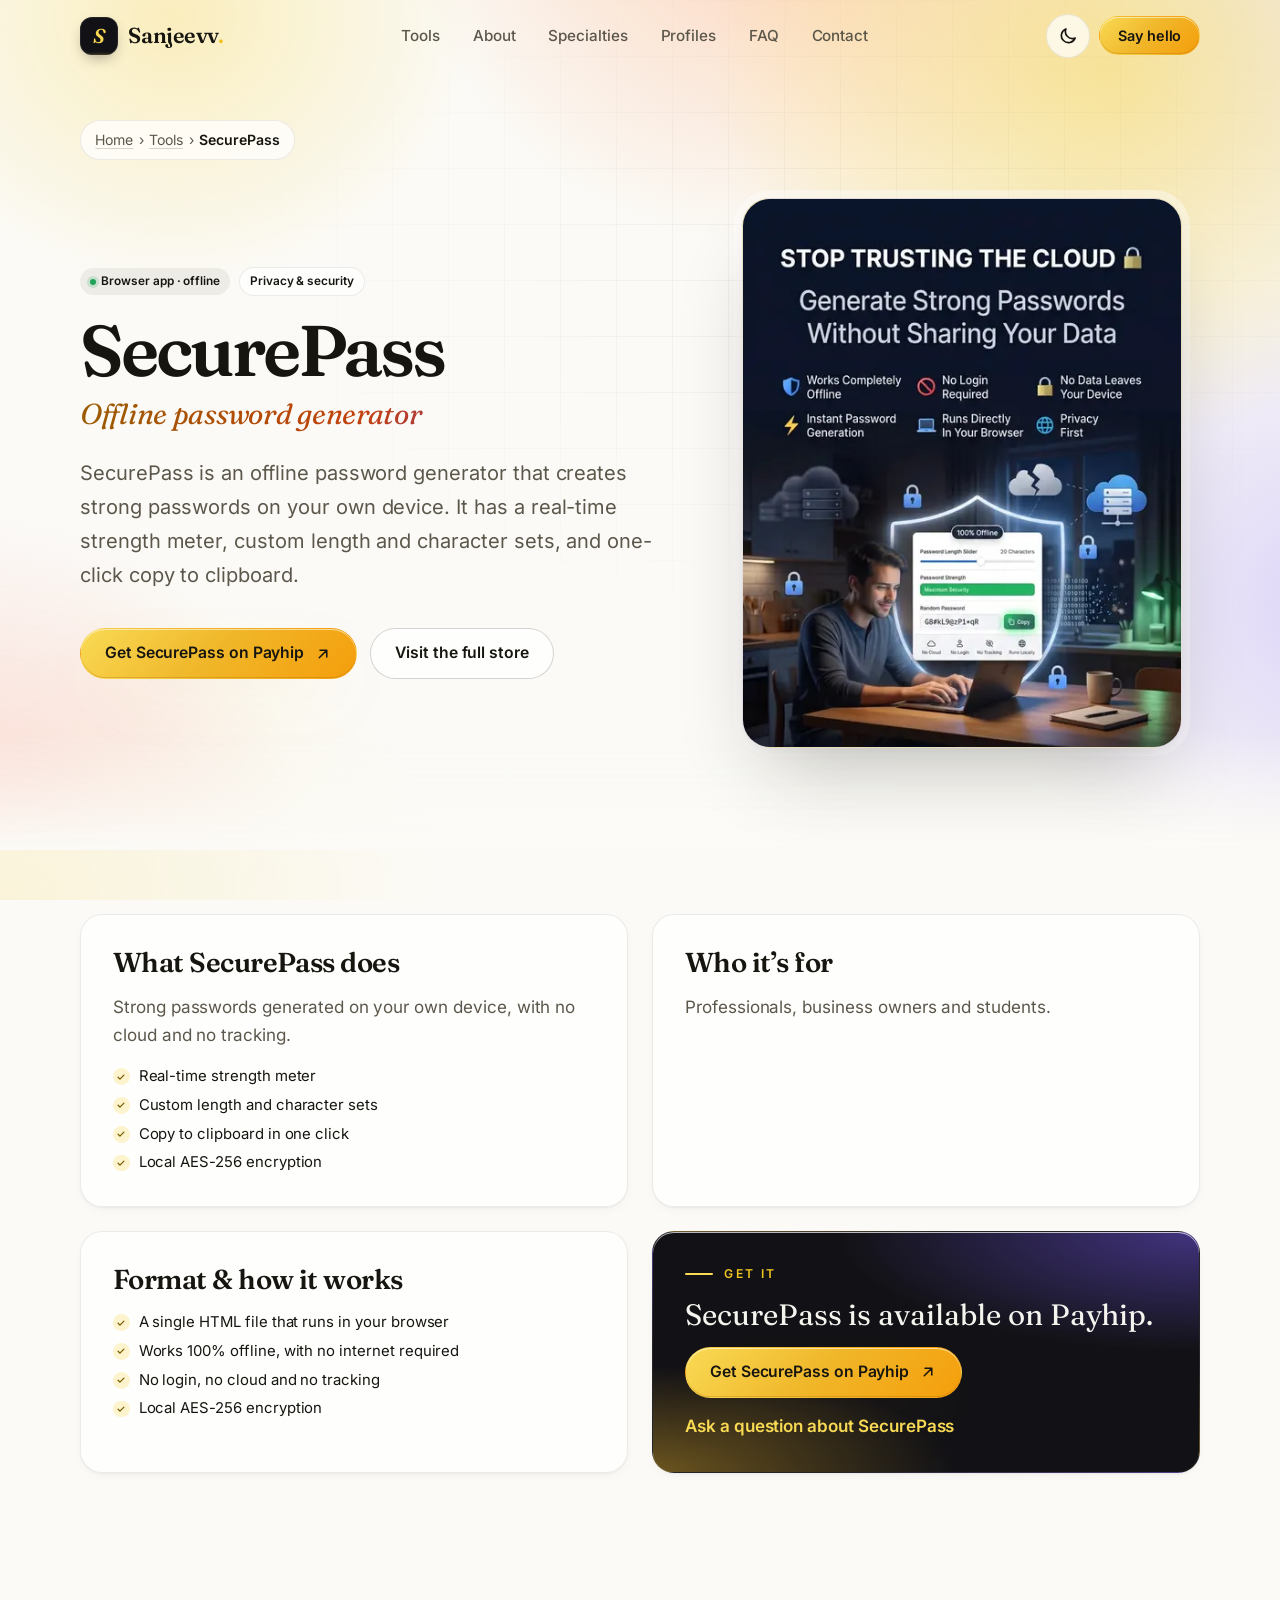
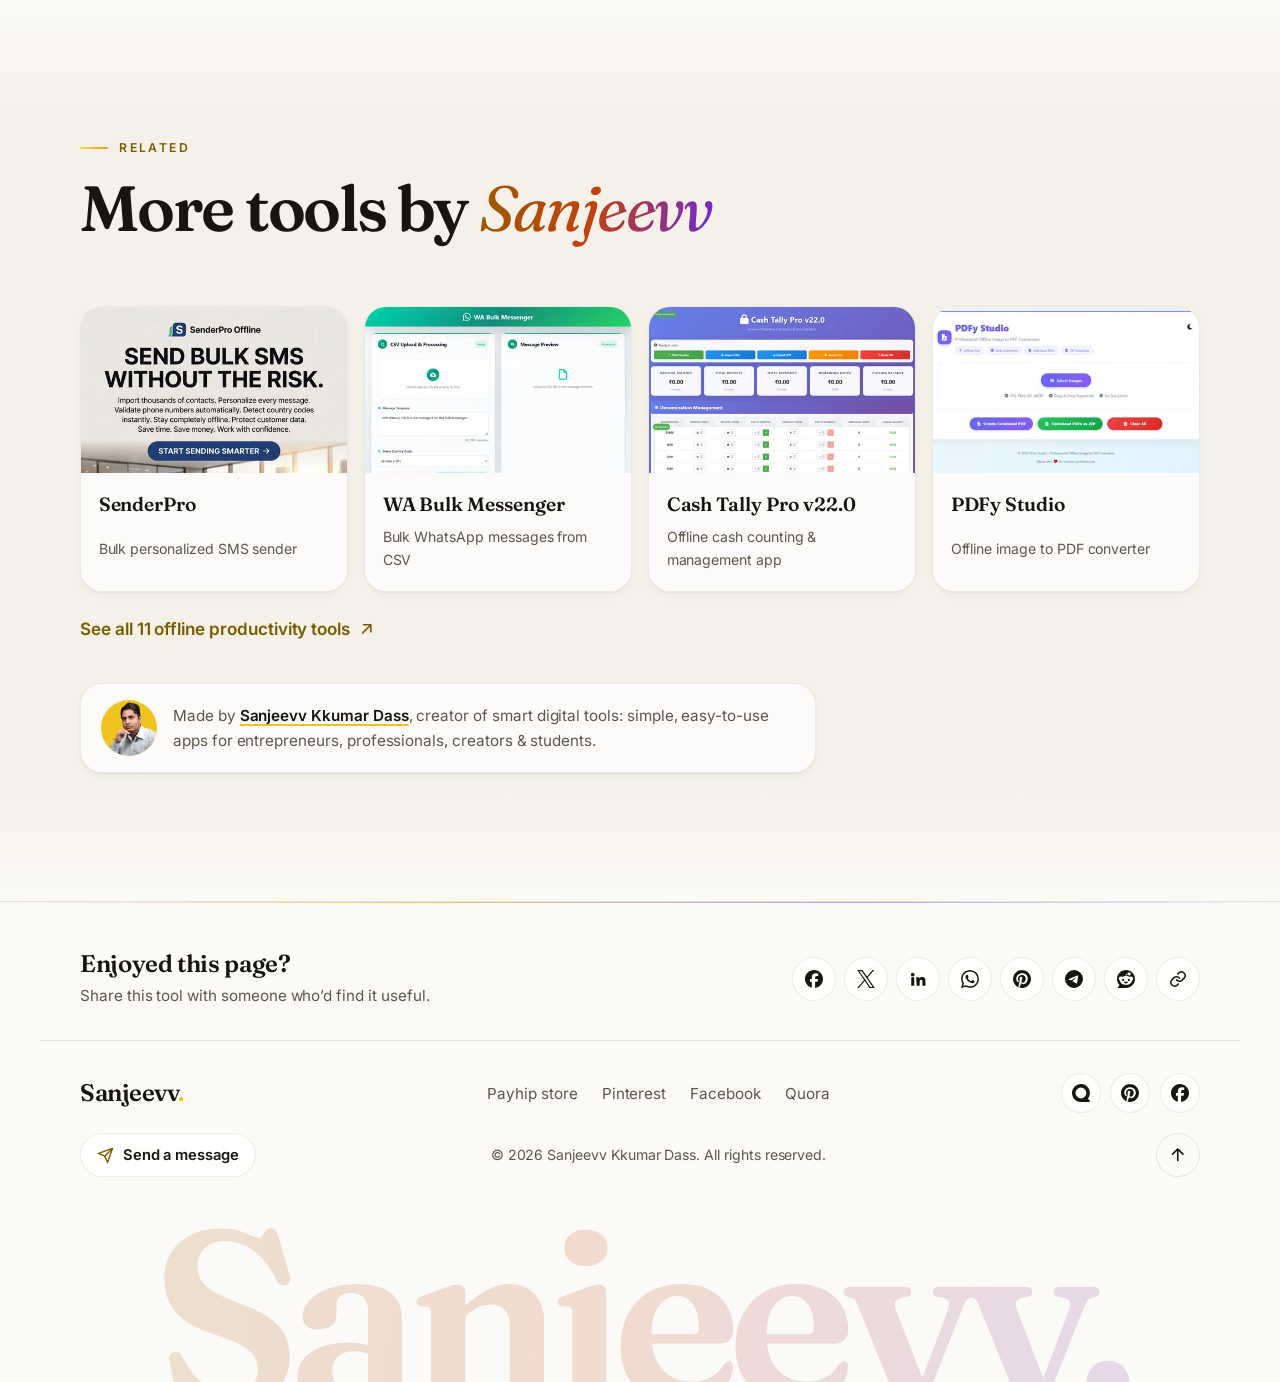
<file: tools/securepass/index.html>
<!DOCTYPE html>
<html lang="en" data-theme="light">
<head>
  <meta charset="utf-8" />
  <meta name="viewport" content="width=device-width, initial-scale=1" />
  <title>SecurePass – Offline Password Generator</title>
  <meta name="description" content="SecurePass is an offline password generator with a real-time strength meter, custom length and characters, and local AES-256 encryption. No cloud, no tracking." />
  <meta name="robots" content="index, follow, max-image-preview:large" />
  <link rel="canonical" href="https://designruse.github.io/SanjeevvKkumarDass/tools/securepass/" />
  <meta name="author" content="Sanjeevv Kkumar Dass" />
  <meta name="theme-color" content="#f0c420" />
  <meta name="color-scheme" content="light dark" />
  <meta name="application-name" content="Sanjeevv Kkumar Dass" />
  <meta name="apple-mobile-web-app-title" content="Sanjeevv" />
  <meta property="og:type" content="website" />
  <meta property="og:site_name" content="Sanjeevv Kkumar Dass" />
  <meta property="og:locale" content="en_US" />
  <meta property="og:title" content="SecurePass – Offline Password Generator" />
  <meta property="og:description" content="SecurePass is an offline password generator with a real-time strength meter, custom length and characters, and local AES-256 encryption. No cloud, no tracking." />
  <meta property="og:url" content="https://designruse.github.io/SanjeevvKkumarDass/tools/securepass/" />
  <meta property="og:image" content="https://designruse.github.io/SanjeevvKkumarDass/images/tools/securepass-736.webp" />
  <meta property="og:image:secure_url" content="https://designruse.github.io/SanjeevvKkumarDass/images/tools/securepass-736.webp" />
  <meta property="og:image:type" content="image/webp" />
  <meta property="og:image:width" content="736" />
  <meta property="og:image:height" content="1308" />
  <meta property="og:image:alt" content="SecurePass promo graphic: “Stop trusting the cloud. Generate strong passwords without sharing your data.”" />
  <meta name="twitter:card" content="summary_large_image" />
  <meta name="twitter:title" content="SecurePass – Offline Password Generator" />
  <meta name="twitter:description" content="SecurePass is an offline password generator with a real-time strength meter, custom length and characters, and local AES-256 encryption. No cloud, no tracking." />
  <meta name="twitter:image" content="https://designruse.github.io/SanjeevvKkumarDass/images/tools/securepass-736.webp" />
  <meta name="twitter:image:alt" content="SecurePass promo graphic: “Stop trusting the cloud. Generate strong passwords without sharing your data.”" />
  <link rel="apple-touch-icon" sizes="180x180" href="../../images/apple-touch-icon.png" />
  <link rel="icon" type="image/png" sizes="48x48" href="../../images/favicon-48x48.png" />
  <link rel="icon" type="image/png" sizes="96x96" href="../../images/favicon-96x96.png" />
  <link rel="icon" type="image/png" sizes="192x192" href="../../images/icon-192.png" />
  <link rel="icon" type="image/png" sizes="32x32" href="../../images/favicon-32x32.png" />
  <link rel="manifest" href="../../site.webmanifest" />
  <link rel="shortcut icon" href="../../images/favicon.ico" />
  <link rel="preload" href="../../fonts/fraunces-latin.woff2" as="font" type="font/woff2" crossorigin />
  <link rel="preload" href="../../fonts/inter-latin.woff2" as="font" type="font/woff2" crossorigin />
  <link rel="stylesheet" href="../../css/styles.css" />
  <script type="application/ld+json">
{
  "@context": "https://schema.org",
  "@graph": [
    {
      "@type": "WebPage",
      "@id": "https://designruse.github.io/SanjeevvKkumarDass/tools/securepass/",
      "url": "https://designruse.github.io/SanjeevvKkumarDass/tools/securepass/",
      "name": "SecurePass – Offline Password Generator",
      "description": "SecurePass is an offline password generator with a real-time strength meter, custom length and characters, and local AES-256 encryption. No cloud, no tracking.",
      "inLanguage": "en",
      "isPartOf": {
        "@id": "https://designruse.github.io/SanjeevvKkumarDass/#website"
      },
      "breadcrumb": {
        "@id": "https://designruse.github.io/SanjeevvKkumarDass/tools/securepass/#breadcrumb"
      },
      "mainEntity": {
        "@id": "https://designruse.github.io/SanjeevvKkumarDass/tools/securepass/#app"
      },
      "primaryImageOfPage": {
        "@type": "ImageObject",
        "url": "https://designruse.github.io/SanjeevvKkumarDass/images/tools/securepass-736.webp",
        "width": 736,
        "height": 1308
      },
      "dateModified": "2026-10-22"
    },
    {
      "@type": "BreadcrumbList",
      "@id": "https://designruse.github.io/SanjeevvKkumarDass/tools/securepass/#breadcrumb",
      "itemListElement": [
        {
          "@type": "ListItem",
          "position": 1,
          "name": "Home",
          "item": "https://designruse.github.io/SanjeevvKkumarDass/"
        },
        {
          "@type": "ListItem",
          "position": 2,
          "name": "Tools",
          "item": "https://designruse.github.io/SanjeevvKkumarDass/#tools"
        },
        {
          "@type": "ListItem",
          "position": 3,
          "name": "SecurePass",
          "item": "https://designruse.github.io/SanjeevvKkumarDass/tools/securepass/"
        }
      ]
    },
    {
      "@type": "SoftwareApplication",
      "@id": "https://designruse.github.io/SanjeevvKkumarDass/tools/securepass/#app",
      "name": "SecurePass",
      "description": "SecurePass is an offline password generator that creates strong passwords on your own device. It has a real-time strength meter, custom length and character sets, and one-click copy to clipboard.",
      "image": "https://designruse.github.io/SanjeevvKkumarDass/images/tools/securepass-736.webp",
      "url": "https://designruse.github.io/SanjeevvKkumarDass/tools/securepass/",
      "sameAs": "https://payhip.com/b/VXnq9",
      "author": {
        "@id": "https://designruse.github.io/SanjeevvKkumarDass/#person"
      },
      "creator": {
        "@id": "https://designruse.github.io/SanjeevvKkumarDass/#person"
      },
      "applicationCategory": "SecurityApplication",
      "operatingSystem": "Web browser",
      "featureList": [
        "Real-time strength meter",
        "Custom length and character sets",
        "Copy to clipboard in one click",
        "Local AES-256 encryption"
      ]
    },
    {
      "@type": "WebSite",
      "@id": "https://designruse.github.io/SanjeevvKkumarDass/#website",
      "url": "https://designruse.github.io/SanjeevvKkumarDass/",
      "name": "Sanjeevv Kkumar Dass"
    },
    {
      "@type": "Person",
      "@id": "https://designruse.github.io/SanjeevvKkumarDass/#person",
      "name": "Sanjeevv Kkumar Dass",
      "url": "https://designruse.github.io/SanjeevvKkumarDass/",
      "jobTitle": "Creator of Smart Digital Tools"
    }
  ]
}
  </script>
  <script>
    (function () {
      try {
        var t = localStorage.getItem('theme');
        if (!t) t = window.matchMedia('(prefers-color-scheme: dark)').matches ? 'dark' : 'light';
        document.documentElement.setAttribute('data-theme', t);
      } catch (e) {}
      document.documentElement.classList.add('js');
    })();
  </script>
</head>
<body class="page-tool">
  <a class="skip-link" href="#main">Skip to content</a>

  <svg width="0" height="0" class="sr-only" aria-hidden="true" focusable="false">
    <symbol id="i-arrow" viewBox="0 0 24 24"><path d="M7 17 17 7M8 7h9v9" fill="none" stroke="currentColor" stroke-width="2" stroke-linecap="round" stroke-linejoin="round"/></symbol>
    <symbol id="i-arrow-down" viewBox="0 0 24 24"><path d="M12 4v15m0 0-6-6m6 6 6-6" fill="none" stroke="currentColor" stroke-width="2" stroke-linecap="round" stroke-linejoin="round"/></symbol>
    <symbol id="i-copy" viewBox="0 0 24 24"><g fill="none" stroke="currentColor" stroke-width="2" stroke-linecap="round" stroke-linejoin="round"><path d="M10 13a5 5 0 0 0 7.5.5l3-3a5 5 0 0 0-7-7l-1.7 1.7"/><path d="M14 11a5 5 0 0 0-7.5-.5l-3 3a5 5 0 0 0 7 7l1.7-1.7"/></g></symbol>
    <symbol id="i-check" viewBox="0 0 24 24"><path d="m5 12.5 4.5 4.5L19 7.5" fill="none" stroke="currentColor" stroke-width="2.2" stroke-linecap="round" stroke-linejoin="round"/></symbol>
    <symbol id="i-mail" viewBox="0 0 24 24"><g fill="none" stroke="currentColor" stroke-width="2" stroke-linecap="round" stroke-linejoin="round"><rect x="3" y="5" width="18" height="14" rx="2.5"/><path d="m4 7 8 6 8-6"/></g></symbol>
    <symbol id="i-send" viewBox="0 0 24 24"><g fill="none" stroke="currentColor" stroke-width="2" stroke-linecap="round" stroke-linejoin="round"><path d="M22 2 11 13"/><path d="M22 2 15 22l-4-9-9-4 20-7Z"/></g></symbol>
    <symbol id="i-sun" viewBox="0 0 24 24"><g fill="none" stroke="currentColor" stroke-width="2" stroke-linecap="round"><circle cx="12" cy="12" r="4.2"/><path d="M12 2v2M12 20v2M4.9 4.9l1.4 1.4M17.7 17.7l1.4 1.4M2 12h2M20 12h2M4.9 19.1l1.4-1.4M17.7 6.3l1.4-1.4"/></g></symbol>
    <symbol id="i-moon" viewBox="0 0 24 24"><path d="M20.5 14.5A8.5 8.5 0 0 1 9.5 3.5a8.5 8.5 0 1 0 11 11Z" fill="none" stroke="currentColor" stroke-width="2" stroke-linejoin="round"/></symbol>
    <symbol id="s-quora" viewBox="0 0 24 24"><path fill="currentColor" d="M7.3799.9483A11.9628 11.9628 0 0 1 21.248 19.5397l2.4096 2.4225c.7322.7362.21 1.9905-.8272 1.9905l-10.7105.01a12.52 12.52 0 0 1-.304 0h-.02A11.9628 11.9628 0 0 1 7.3818.9503Zm7.3217 4.428a7.1717 7.1717 0 1 0-5.4873 13.2512 7.1717 7.1717 0 0 0 5.4883-13.2511Z"/></symbol>
    <symbol id="s-facebook" viewBox="0 0 24 24"><path fill="currentColor" d="M9.101 23.691v-7.98H6.627v-3.667h2.474v-1.58c0-4.085 1.848-5.978 5.858-5.978.401 0 .955.042 1.468.103a8.68 8.68 0 0 1 1.141.195v3.325a8.623 8.623 0 0 0-.653-.036 26.805 26.805 0 0 0-.733-.009c-.707 0-1.259.096-1.675.309a1.686 1.686 0 0 0-.679.622c-.258.42-.374.995-.374 1.752v1.297h3.919l-.386 2.103-.287 1.564h-3.246v8.245C19.396 23.238 24 18.179 24 12.044c0-6.627-5.373-12-12-12s-12 5.373-12 12c0 5.628 3.874 10.35 9.101 11.647Z"/></symbol>
    <symbol id="s-x" viewBox="0 0 24 24"><path fill="currentColor" d="M14.234 10.162 22.977 0h-2.072l-7.591 8.824L7.251 0H.258l9.168 13.343L.258 24H2.33l8.016-9.318L16.749 24h6.993zm-2.837 3.299-.929-1.329L3.076 1.56h3.182l5.965 8.532.929 1.329 7.754 11.09h-3.182z"/></symbol>
    <symbol id="s-whatsapp" viewBox="0 0 24 24"><path fill="currentColor" d="M17.472 14.382c-.297-.149-1.758-.867-2.03-.967-.273-.099-.471-.148-.67.15-.197.297-.767.966-.94 1.164-.173.199-.347.223-.644.075-.297-.15-1.255-.463-2.39-1.475-.883-.788-1.48-1.761-1.653-2.059-.173-.297-.018-.458.13-.606.134-.133.298-.347.446-.52.149-.174.198-.298.298-.497.099-.198.05-.371-.025-.52-.075-.149-.669-1.612-.916-2.207-.242-.579-.487-.5-.669-.51-.173-.008-.371-.01-.57-.01-.198 0-.52.074-.792.372-.272.297-1.04 1.016-1.04 2.479 0 1.462 1.065 2.875 1.213 3.074.149.198 2.096 3.2 5.077 4.487.709.306 1.262.489 1.694.625.712.227 1.36.195 1.871.118.571-.085 1.758-.719 2.006-1.413.248-.694.248-1.289.173-1.413-.074-.124-.272-.198-.57-.347m-5.421 7.403h-.004a9.87 9.87 0 01-5.031-1.378l-.361-.214-3.741.982.998-3.648-.235-.374a9.86 9.86 0 01-1.51-5.26c.001-5.45 4.436-9.884 9.888-9.884 2.64 0 5.122 1.03 6.988 2.898a9.825 9.825 0 012.893 6.994c-.003 5.45-4.437 9.884-9.885 9.884m8.413-18.297A11.815 11.815 0 0012.05 0C5.495 0 .16 5.335.157 11.892c0 2.096.547 4.142 1.588 5.945L.057 24l6.305-1.654a11.882 11.882 0 005.683 1.448h.005c6.554 0 11.89-5.335 11.893-11.893a11.821 11.821 0 00-3.48-8.413Z"/></symbol>
    <symbol id="s-pinterest" viewBox="0 0 24 24"><path fill="currentColor" d="M12.017 0C5.396 0 .029 5.367.029 11.987c0 5.079 3.158 9.417 7.618 11.162-.105-.949-.199-2.403.041-3.439.219-.937 1.406-5.957 1.406-5.957s-.359-.72-.359-1.781c0-1.663.967-2.911 2.168-2.911 1.024 0 1.518.769 1.518 1.688 0 1.029-.653 2.567-.992 3.992-.285 1.193.6 2.165 1.775 2.165 2.128 0 3.768-2.245 3.768-5.487 0-2.861-2.063-4.869-5.008-4.869-3.41 0-5.409 2.562-5.409 5.199 0 1.033.394 2.143.889 2.741.099.12.112.225.085.345-.09.375-.293 1.199-.334 1.363-.053.225-.172.271-.401.165-1.495-.69-2.433-2.878-2.433-4.646 0-3.776 2.748-7.252 7.92-7.252 4.158 0 7.392 2.967 7.392 6.923 0 4.135-2.607 7.462-6.233 7.462-1.214 0-2.354-.629-2.758-1.379l-.749 2.848c-.269 1.045-1.004 2.352-1.498 3.146 1.123.345 2.306.535 3.55.535 6.607 0 11.985-5.365 11.985-11.987C23.97 5.39 18.592.026 11.985.026L12.017 0z"/></symbol>
    <symbol id="s-telegram" viewBox="0 0 24 24"><path fill="currentColor" d="M11.944 0A12 12 0 0 0 0 12a12 12 0 0 0 12 12 12 12 0 0 0 12-12A12 12 0 0 0 12 0a12 12 0 0 0-.056 0zm4.962 7.224c.1-.002.321.023.465.14a.506.506 0 0 1 .171.325c.016.093.036.306.02.472-.18 1.898-.962 6.502-1.36 8.627-.168.9-.499 1.201-.82 1.23-.696.065-1.225-.46-1.9-.902-1.056-.693-1.653-1.124-2.678-1.8-1.185-.78-.417-1.21.258-1.91.177-.184 3.247-2.977 3.307-3.23.007-.032.014-.15-.056-.212s-.174-.041-.249-.024c-.106.024-1.793 1.14-5.061 3.345-.48.33-.913.49-1.302.48-.428-.008-1.252-.241-1.865-.44-.752-.245-1.349-.374-1.297-.789.027-.216.325-.437.893-.663 3.498-1.524 5.83-2.529 6.998-3.014 3.332-1.386 4.025-1.627 4.476-1.635z"/></symbol>
    <symbol id="s-reddit" viewBox="0 0 24 24"><path fill="currentColor" d="M12 0C5.373 0 0 5.373 0 12c0 3.314 1.343 6.314 3.515 8.485l-2.286 2.286C.775 23.225 1.097 24 1.738 24H12c6.627 0 12-5.373 12-12S18.627 0 12 0Zm4.388 3.199c1.104 0 1.999.895 1.999 1.999 0 1.105-.895 2-1.999 2-.946 0-1.739-.657-1.947-1.539v.002c-1.147.162-2.032 1.15-2.032 2.341v.007c1.776.067 3.4.567 4.686 1.363.473-.363 1.064-.58 1.707-.58 1.547 0 2.802 1.254 2.802 2.802 0 1.117-.655 2.081-1.601 2.531-.088 3.256-3.637 5.876-7.997 5.876-4.361 0-7.905-2.617-7.998-5.87-.954-.447-1.614-1.415-1.614-2.538 0-1.548 1.255-2.802 2.803-2.802.645 0 1.239.218 1.712.585 1.275-.79 2.881-1.291 4.64-1.365v-.01c0-1.663 1.263-3.034 2.88-3.207.188-.911.993-1.595 1.959-1.595Zm-8.085 8.376c-.784 0-1.459.78-1.506 1.797-.047 1.016.64 1.429 1.426 1.429.786 0 1.371-.369 1.418-1.385.047-1.017-.553-1.841-1.338-1.841Zm7.406 0c-.786 0-1.385.824-1.338 1.841.047 1.017.634 1.385 1.418 1.385.785 0 1.473-.413 1.426-1.429-.046-1.017-.721-1.797-1.506-1.797Zm-3.703 4.013c-.974 0-1.907.048-2.77.135-.147.015-.241.168-.183.305.483 1.154 1.622 1.964 2.953 1.964 1.33 0 2.47-.81 2.953-1.964.057-.137-.037-.29-.184-.305-.863-.087-1.795-.135-2.769-.135Z"/></symbol>
    <symbol id="s-threads" viewBox="0 0 24 24"><path fill="currentColor" d="M18.263 11.097c-.03-3.486-1.92-5.586-5.111-5.586-2.13 0-3.922.963-4.863 2.499l2.062 1.438c.535-.843 1.272-1.543 2.628-1.543 1.528 0 2.318.85 2.544 2.431a15 15 0 0 0-2.236-.173c-4.125 0-6.068 1.867-6.068 4.336s1.943 3.99 4.804 3.99c3.139 0 5.013-2.115 5.781-4.735.798.361 1.348 1.204 1.348 2.47 0 3.387-3.907 5.232-7.22 5.232-4.885 0-8.077-3.207-8.077-8.424 0-6.392 4.223-10.487 9.9-10.487 3.808 0 5.69 1.671 6.97 3.914l2.108-1.475C21.44 2.078 18.331 0 13.663 0 6.227 0 1.168 5.277 1.168 12.934c0 7 4.953 11.066 10.856 11.066 4.878 0 9.809-2.846 9.809-7.716 0-2.545-1.46-4.231-3.569-5.187m-6.33 4.855c-1.077 0-2.026-.512-2.026-1.453 0-1.483 1.822-1.934 3.606-1.934.678 0 1.34.045 1.927.173-.422 1.927-1.671 3.215-3.508 3.214Z"/></symbol>
    <symbol id="s-youtube" viewBox="0 0 24 24"><path fill="currentColor" d="M23.498 6.186a3.016 3.016 0 0 0-2.122-2.136C19.505 3.545 12 3.545 12 3.545s-7.505 0-9.377.505A3.017 3.017 0 0 0 .502 6.186C0 8.07 0 12 0 12s0 3.93.502 5.814a3.016 3.016 0 0 0 2.122 2.136c1.871.505 9.376.505 9.376.505s7.505 0 9.377-.505a3.015 3.015 0 0 0 2.122-2.136C24 15.93 24 12 24 12s0-3.93-.502-5.814zM9.545 15.568V8.432L15.818 12l-6.273 3.568z"/></symbol>
    <symbol id="s-linkedin" viewBox="0 0 24 24"><path fill="currentColor" d="M4.98 3.5a2.5 2.5 0 1 1 0 5 2.5 2.5 0 0 1 0-5zM3 9.75h4V21H3zM9.5 9.75h3.8v1.6h.05c.53-.95 1.83-1.95 3.77-1.95 4.03 0 4.78 2.5 4.78 5.75V21h-4v-5.1c0-1.22-.02-2.78-1.7-2.78-1.7 0-1.96 1.33-1.96 2.7V21h-4z"/></symbol>
    <symbol id="i-share" viewBox="0 0 24 24"><g fill="none" stroke="currentColor" stroke-width="2" stroke-linecap="round" stroke-linejoin="round"><path d="M4 12v7a2 2 0 0 0 2 2h12a2 2 0 0 0 2-2v-7"/><path d="m16 6-4-4-4 4M12 2v13"/></g></symbol>
  </svg>

  <header class="site-header" id="top">
    <nav class="nav container" aria-label="Primary">
      <a class="brand" href="../../">
        <span class="brand-mark" aria-hidden="true">S</span>
        <span class="brand-name">Sanjeevv<span class="brand-dot">.</span></span><span class="sr-only"> Kkumar Dass, back to top</span>
      </a>
      <ul class="nav-links" id="nav-menu">
        <li><a href="../../#tools">Tools</a></li>
        <li><a href="../../#about">About</a></li>
        <li><a href="../../#specialties">Specialties</a></li>
        <li><a href="../../#work">Profiles</a></li>
        <li><a href="../../#faq">FAQ</a></li>
        <li><a href="../../#contact">Contact</a></li>
        <li class="nav-cta-mobile"><a class="btn btn-primary" href="../../#contact">Leave a message</a></li>
      </ul>
      <div class="nav-actions">
        <button class="icon-btn theme-toggle" type="button" aria-label="Switch to dark theme">
          <svg class="ico ico-moon" aria-hidden="true"><use href="#i-moon"/></svg>
          <svg class="ico ico-sun" aria-hidden="true"><use href="#i-sun"/></svg>
        </button>
        <a class="btn btn-primary btn-sm nav-cta" href="../../#contact">Say hello</a>
        <button class="icon-btn menu-toggle" type="button" aria-label="Open menu" aria-expanded="false" aria-controls="nav-menu">
          <span class="bars" aria-hidden="true"><span></span><span></span><span></span></span>
        </button>
      </div>
    </nav>
  </header>

  <main id="main">
    <section class="tool-hero" aria-labelledby="tool-title">
      <div class="hero-bg" aria-hidden="true"></div>
      <div class="container">
        <nav class="breadcrumb" aria-label="Breadcrumb">
          <ol>
            <li><a href="../../">Home</a></li>
            <li><a href="../../#tools">Tools</a></li>
            <li><span aria-current="page">SecurePass</span></li>
          </ol>
        </nav>
        <div class="tool-hero-grid">
          <div class="tool-hero-copy">
            <div class="tool-meta">
              <span class="tool-format">Browser app · offline</span>
              <span class="tool-chip">Privacy &amp; security</span>
              <!-- PRICE SLOT: add <span class="tool-price">$X</span> here when prices are final. -->
            </div>
            <h1 id="tool-title" class="tool-h1"><span class="tool-h1-name">SecurePass</span> <span class="tool-h1-desc">Offline password generator</span></h1>
            <p class="lead">SecurePass is an offline password generator that creates strong passwords on your own device. It has a real-time strength meter, custom length and character sets, and one-click copy to clipboard.</p>
            <div class="hero-ctas">
              <a class="btn btn-primary" href="https://payhip.com/b/VXnq9" target="_blank" rel="noopener">
                Get SecurePass on Payhip
                <svg class="ico" aria-hidden="true"><use href="#i-arrow"/></svg>
              </a>
              <a class="btn btn-ghost" href="https://payhip.com/u1757007407332758617765" target="_blank" rel="noopener">Visit the full store</a>
            </div>
          </div>
          <figure class="tool-hero-media">
            <img src="../../images/tools/securepass-736.webp" srcset="../../images/tools/securepass-480.webp 480w, ../../images/tools/securepass-736.webp 736w" sizes="(min-width: 900px) 440px, 92vw" width="736" height="1308" fetchpriority="high" decoding="async" alt="SecurePass promo graphic: “Stop trusting the cloud. Generate strong passwords without sharing your data.”" />
          </figure>
        </div>
      </div>
    </section>

    <section class="section tool-details" aria-label="SecurePass details">
      <div class="container tool-details-grid">
        <article class="detail-card">
          <h2 class="detail-h2">What SecurePass does</h2>
          <p>Strong passwords generated on your own device, with no cloud and no tracking.</p>
          <ul class="tool-features" role="list">
              <li>Real-time strength meter</li>
              <li>Custom length and character sets</li>
              <li>Copy to clipboard in one click</li>
              <li>Local AES-256 encryption</li>
          </ul>
        </article>
        <article class="detail-card">
          <h2 class="detail-h2">Who it’s for</h2>
          <p>Professionals, business owners and students.</p>
        </article>
        <article class="detail-card">
          <h2 class="detail-h2">Format &amp; how it works</h2>
          <ul class="tool-features" role="list">
              <li>A single HTML file that runs in your browser</li>
              <li>Works 100% offline, with no internet required</li>
              <li>No login, no cloud and no tracking</li>
              <li>Local AES-256 encryption</li>
          </ul>
        </article>
        <aside class="detail-card detail-cta">
          <p class="kicker">Get it</p>
          <p class="detail-cta-title">SecurePass is available on Payhip.</p>
          <a class="btn btn-primary" href="https://payhip.com/b/VXnq9" target="_blank" rel="noopener">Get SecurePass on Payhip <svg class="ico" aria-hidden="true"><use href="#i-arrow"/></svg></a>
          <a class="text-link" href="../../#contact">Ask a question about SecurePass</a>
        </aside>
      </div>
    </section>

    <section class="section section-alt related" aria-labelledby="related-title">
      <div class="container">
        <header class="section-head">
          <p class="kicker">Related</p>
          <h2 id="related-title" class="h2">More tools by <em>Sanjeevv</em></h2>
        </header>
        <ul class="rel-grid" role="list">
            <li>
              <a class="rel-card" href="../senderpro/">
                <span class="rel-img"><img src="../../images/tools/senderpro-offline-480.webp" width="480" height="853" loading="lazy" decoding="async" alt="" /></span>
                <span class="rel-text"><span class="rel-name">SenderPro</span><span class="rel-kind">Bulk personalized SMS sender</span></span>
              </a>
            </li>
            <li>
              <a class="rel-card" href="../wa-bulk-messenger/">
                <span class="rel-img"><img src="../../images/tools/wa-bulk-messenger-480.webp" width="480" height="342" loading="lazy" decoding="async" alt="" /></span>
                <span class="rel-text"><span class="rel-name">WA Bulk Messenger</span><span class="rel-kind">Bulk WhatsApp messages from CSV</span></span>
              </a>
            </li>
            <li>
              <a class="rel-card" href="../cash-tally-pro/">
                <span class="rel-img"><img src="../../images/tools/cash-tally-pro-480.webp" width="480" height="472" loading="lazy" decoding="async" alt="" /></span>
                <span class="rel-text"><span class="rel-name">Cash Tally Pro v22.0</span><span class="rel-kind">Offline cash counting &amp; management app</span></span>
              </a>
            </li>
            <li>
              <a class="rel-card" href="../pdfy-studio/">
                <span class="rel-img"><img src="../../images/tools/pdfy-studio-480.webp" width="480" height="257" loading="lazy" decoding="async" alt="" /></span>
                <span class="rel-text"><span class="rel-name">PDFy Studio</span><span class="rel-kind">Offline image to PDF converter</span></span>
              </a>
            </li>
        </ul>
        <p class="rel-all"><a class="text-link" href="../../#tools">See all 11 offline productivity tools <svg class="ico" aria-hidden="true"><use href="#i-arrow"/></svg></a></p>
        <div class="creator-box">
          <img src="../../images/skdas-seated.webp" width="343" height="343" loading="lazy" decoding="async" alt="Sanjeevv Kkumar Dass" />
          <p>Made by <a href="../../#about">Sanjeevv Kkumar Dass</a>, creator of smart digital tools: simple, easy-to-use apps for entrepreneurs, professionals, creators &amp; students.</p>
        </div>
      </div>
    </section>
  </main>

  <footer class="site-footer">
    <div class="container share-band">
      <div>
        <p class="share-title">Enjoyed this page?</p>
        <p class="share-sub">Share this tool with someone who’d find it useful.</p>
      </div>
      <ul class="share-list" role="list" aria-label="Share this page">
          <li class="share-native-item" hidden><button class="share-btn share-native" type="button" aria-label="Share using your device"><svg class="ico" aria-hidden="true"><use href="#i-share"/></svg></button></li>
          <li><a class="share-btn share-facebook" href="https://www.facebook.com/sharer/sharer.php?u=https%3A%2F%2Fdesignruse.github.io%2FSanjeevvKkumarDass%2Ftools%2Fsecurepass%2F" target="_blank" rel="noopener noreferrer" aria-label="Share on Facebook (opens in a new tab)" title="Share on Facebook"><svg class="ico" aria-hidden="true"><use href="#s-facebook"/></svg></a></li>
          <li><a class="share-btn share-x" href="https://x.com/intent/post?url=https%3A%2F%2Fdesignruse.github.io%2FSanjeevvKkumarDass%2Ftools%2Fsecurepass%2F&amp;text=SecurePass%20%E2%80%93%20Offline%20Password%20Generator" target="_blank" rel="noopener noreferrer" aria-label="Share on X (opens in a new tab)" title="Share on X"><svg class="ico" aria-hidden="true"><use href="#s-x"/></svg></a></li>
          <li><a class="share-btn share-linkedin" href="https://www.linkedin.com/sharing/share-offsite/?url=https%3A%2F%2Fdesignruse.github.io%2FSanjeevvKkumarDass%2Ftools%2Fsecurepass%2F" target="_blank" rel="noopener noreferrer" aria-label="Share on LinkedIn (opens in a new tab)" title="Share on LinkedIn"><svg class="ico" aria-hidden="true"><use href="#s-linkedin"/></svg></a></li>
          <li><a class="share-btn share-whatsapp" href="https://wa.me/?text=SecurePass%20%E2%80%93%20Offline%20Password%20Generator%20https%3A%2F%2Fdesignruse.github.io%2FSanjeevvKkumarDass%2Ftools%2Fsecurepass%2F" target="_blank" rel="noopener noreferrer" aria-label="Share on WhatsApp (opens in a new tab)" title="Share on WhatsApp"><svg class="ico" aria-hidden="true"><use href="#s-whatsapp"/></svg></a></li>
          <li><a class="share-btn share-pinterest" href="https://www.pinterest.com/pin/create/button/?url=https%3A%2F%2Fdesignruse.github.io%2FSanjeevvKkumarDass%2Ftools%2Fsecurepass%2F&amp;media=https%3A%2F%2Fdesignruse.github.io%2FSanjeevvKkumarDass%2Ftools%2Fsecurepass%2Fimages%2Fog-image-square.jpg&amp;description=SecurePass%20%E2%80%93%20Offline%20Password%20Generator" target="_blank" rel="noopener noreferrer" aria-label="Share on Pinterest (opens in a new tab)" title="Share on Pinterest"><svg class="ico" aria-hidden="true"><use href="#s-pinterest"/></svg></a></li>
          <li><a class="share-btn share-telegram" href="https://t.me/share/url?url=https%3A%2F%2Fdesignruse.github.io%2FSanjeevvKkumarDass%2Ftools%2Fsecurepass%2F&amp;text=SecurePass%20%E2%80%93%20Offline%20Password%20Generator" target="_blank" rel="noopener noreferrer" aria-label="Share on Telegram (opens in a new tab)" title="Share on Telegram"><svg class="ico" aria-hidden="true"><use href="#s-telegram"/></svg></a></li>
          <li><a class="share-btn share-reddit" href="https://www.reddit.com/submit?url=https%3A%2F%2Fdesignruse.github.io%2FSanjeevvKkumarDass%2Ftools%2Fsecurepass%2F&amp;title=SecurePass%20%E2%80%93%20Offline%20Password%20Generator" target="_blank" rel="noopener noreferrer" aria-label="Share on Reddit (opens in a new tab)" title="Share on Reddit"><svg class="ico" aria-hidden="true"><use href="#s-reddit"/></svg></a></li>
          <li><button class="share-btn copy-btn-inline" type="button" data-url="https://designruse.github.io/SanjeevvKkumarDass/tools/securepass/" aria-label="Copy page link" title="Copy link"><svg class="ico ico-copy" aria-hidden="true"><use href="#i-copy"/></svg><svg class="ico ico-check" aria-hidden="true"><use href="#i-check"/></svg></button></li>
      </ul>
    </div>
    <div class="container footer-inner">
      <p class="footer-brand">Sanjeevv<span class="brand-dot">.</span></p>
      <a class="footer-contact" href="../../#contact"><svg class="ico" aria-hidden="true"><use href="#i-send"/></svg><span>Send a message</span></a>
      <ul class="footer-links" role="list">
        <li><a href="https://payhip.com/u1757007407332758617765" target="_blank" rel="me noopener">Payhip store</a></li>
        <li><a href="https://www.pinterest.com/SanjeevvKkumarDass/" target="_blank" rel="me noopener noreferrer">Pinterest</a></li>
        <li><a href="https://www.facebook.com/SanjeevvKkumarDass/" target="_blank" rel="me noopener noreferrer">Facebook</a></li>
        <li><a href="https://www.quora.com/profile/Sanjeevv-Kkumar-Dass" target="_blank" rel="me noopener noreferrer">Quora</a></li>
      </ul>
      <ul class="social social-footer" role="list" aria-label="Find Sanjeevv Kkumar Dass on social media">
        <li><a class="social-link" href="https://www.quora.com/profile/Sanjeevv-Kkumar-Dass" target="_blank" rel="me noopener noreferrer" aria-label="Quora: Sanjeevv Kkumar Dass (opens in a new tab)"><svg class="ico" aria-hidden="true"><use href="#s-quora"/></svg></a></li>
        <li><a class="social-link" href="https://www.pinterest.com/SanjeevvKkumarDass/" target="_blank" rel="me noopener noreferrer" aria-label="Pinterest: SanjeevvKkumarDass (opens in a new tab)"><svg class="ico" aria-hidden="true"><use href="#s-pinterest"/></svg></a></li>
        <li><a class="social-link" href="https://www.facebook.com/SanjeevvKkumarDass/" target="_blank" rel="me noopener noreferrer" aria-label="Facebook: Sanjeevv Kkumar Dass (opens in a new tab)"><svg class="ico" aria-hidden="true"><use href="#s-facebook"/></svg></a></li>
        <!-- ADD YOUR PROFILE URL: replace YOUR-PROFILE / YOUR-HANDLE with the real address, then remove the comment markers around the line.
        <li><a class="social-link" href="https://www.linkedin.com/in/YOUR-PROFILE" target="_blank" rel="me noopener noreferrer" aria-label="LinkedIn (opens in a new tab)"><svg class="ico" aria-hidden="true"><use href="#s-linkedin"/></svg></a></li>
        <li><a class="social-link" href="https://x.com/YOUR-HANDLE" target="_blank" rel="me noopener noreferrer" aria-label="X (opens in a new tab)"><svg class="ico" aria-hidden="true"><use href="#s-x"/></svg></a></li>
        <li><a class="social-link" href="https://www.threads.net/@YOUR-HANDLE" target="_blank" rel="me noopener noreferrer" aria-label="Threads (opens in a new tab)"><svg class="ico" aria-hidden="true"><use href="#s-threads"/></svg></a></li>
        <li><a class="social-link" href="https://www.youtube.com/@YOUR-HANDLE" target="_blank" rel="me noopener noreferrer" aria-label="YouTube (opens in a new tab)"><svg class="ico" aria-hidden="true"><use href="#s-youtube"/></svg></a></li>
        -->
      </ul>
      <p class="footer-copy">© <span id="year">2026</span> Sanjeevv Kkumar Dass. All rights reserved.</p>
      <a class="to-top" href="#top" aria-label="Back to top"><svg class="ico" aria-hidden="true" style="transform:rotate(-45deg)"><use href="#i-arrow"/></svg></a>
    </div>
    <p class="footer-mega" aria-hidden="true">Sanjeevv<span>.</span></p>
  </footer>

  <div class="toast" id="toast" role="status" aria-live="polite"></div>

  <script src="../../js/main.js" defer></script>
</body>
</html>
</file>
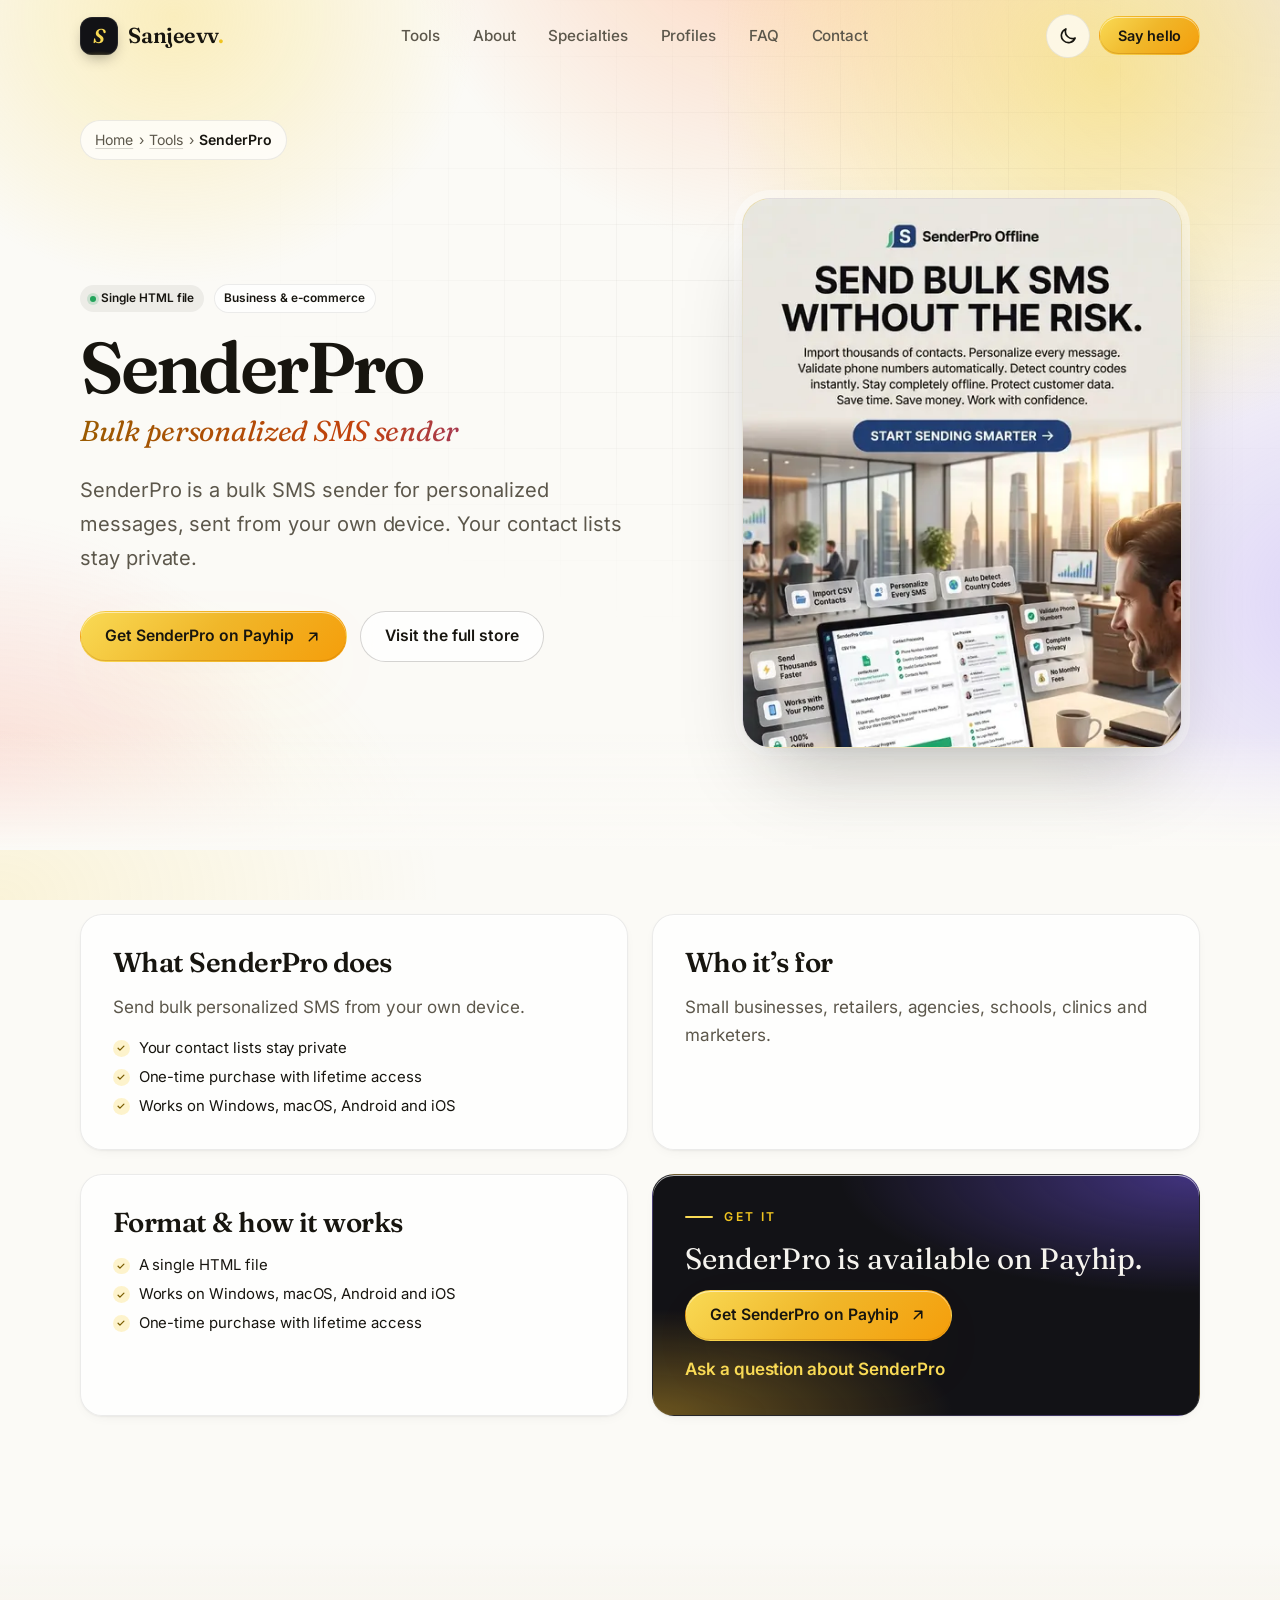
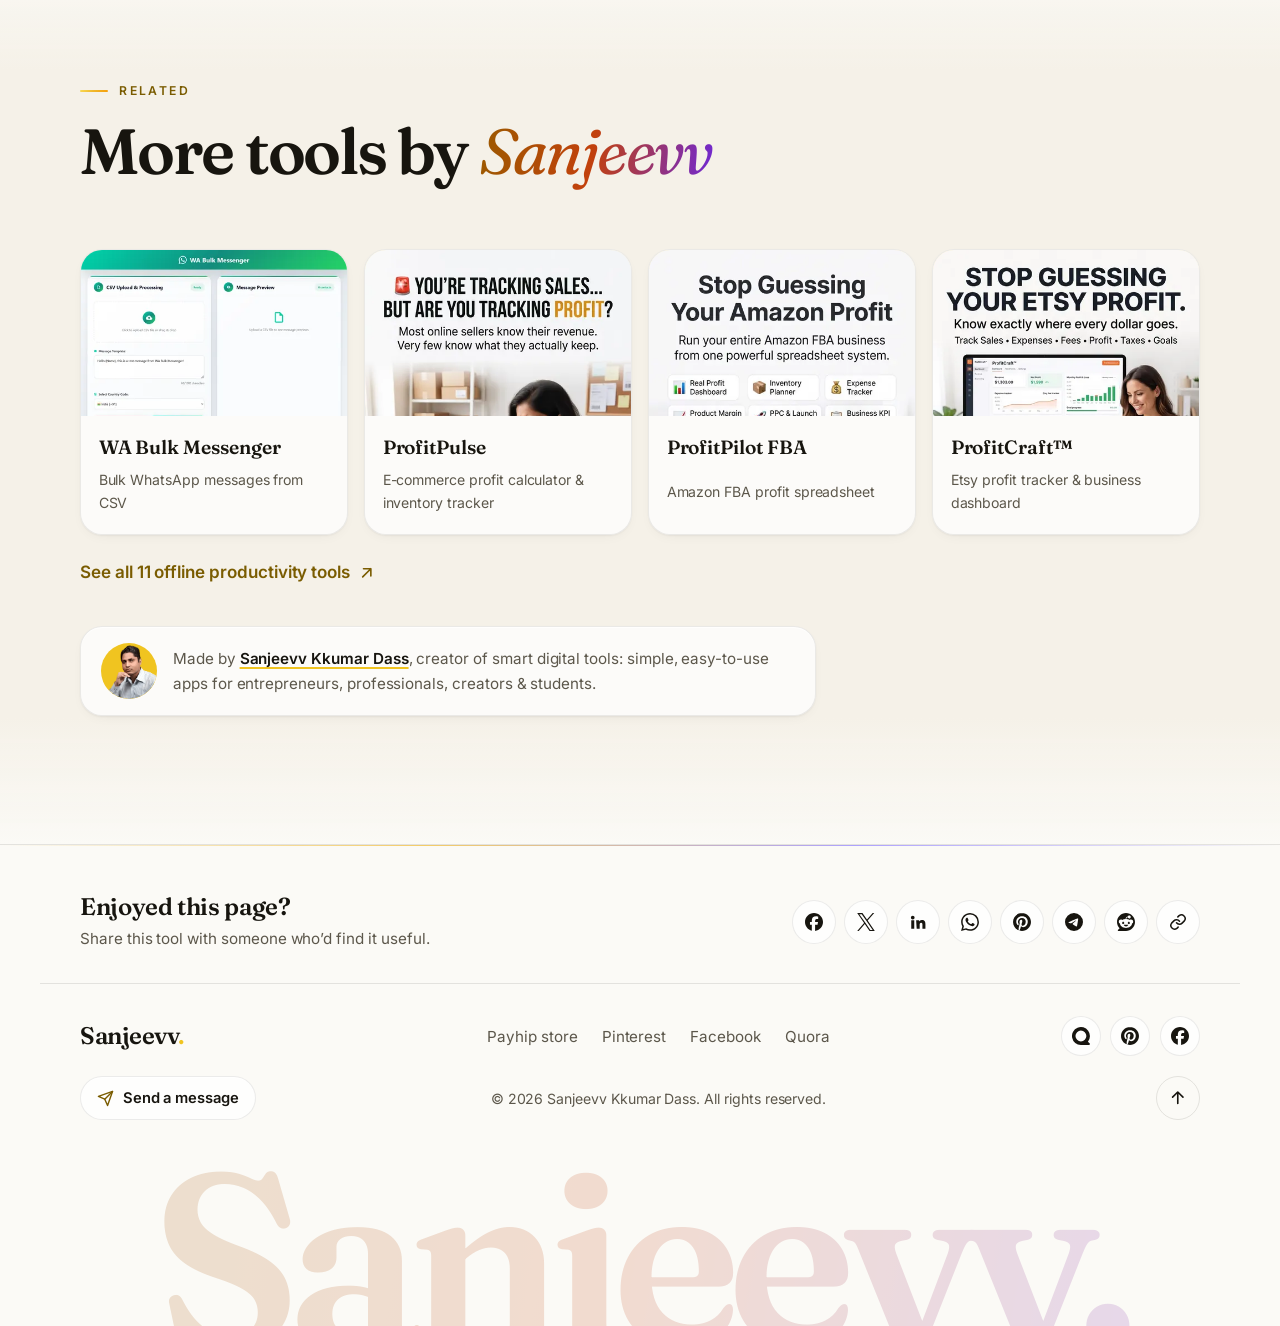
<file: tools/senderpro/index.html>
<!DOCTYPE html>
<html lang="en" data-theme="light">
<head>
  <meta charset="utf-8" />
  <meta name="viewport" content="width=device-width, initial-scale=1" />
  <title>SenderPro – Bulk Personalized SMS From Your Own Device</title>
  <meta name="description" content="SenderPro sends bulk personalized SMS from your own device. Contact lists stay private. Single HTML file for Windows, macOS, Android and iOS. One-time purchase." />
  <meta name="robots" content="index, follow, max-image-preview:large" />
  <link rel="canonical" href="https://designruse.github.io/SanjeevvKkumarDass/tools/senderpro/" />
  <meta name="author" content="Sanjeevv Kkumar Dass" />
  <meta name="theme-color" content="#f0c420" />
  <meta name="color-scheme" content="light dark" />
  <meta name="application-name" content="Sanjeevv Kkumar Dass" />
  <meta name="apple-mobile-web-app-title" content="Sanjeevv" />
  <meta property="og:type" content="website" />
  <meta property="og:site_name" content="Sanjeevv Kkumar Dass" />
  <meta property="og:locale" content="en_US" />
  <meta property="og:title" content="SenderPro – Bulk Personalized SMS From Your Own Device" />
  <meta property="og:description" content="SenderPro sends bulk personalized SMS from your own device. Contact lists stay private. Single HTML file for Windows, macOS, Android and iOS. One-time purchase." />
  <meta property="og:url" content="https://designruse.github.io/SanjeevvKkumarDass/tools/senderpro/" />
  <meta property="og:image" content="https://designruse.github.io/SanjeevvKkumarDass/images/tools/senderpro-offline-736.webp" />
  <meta property="og:image:secure_url" content="https://designruse.github.io/SanjeevvKkumarDass/images/tools/senderpro-offline-736.webp" />
  <meta property="og:image:type" content="image/webp" />
  <meta property="og:image:width" content="736" />
  <meta property="og:image:height" content="1308" />
  <meta property="og:image:alt" content="SenderPro promo graphic: “Send bulk SMS” with the app open on a laptop." />
  <meta name="twitter:card" content="summary_large_image" />
  <meta name="twitter:title" content="SenderPro – Bulk Personalized SMS From Your Own Device" />
  <meta name="twitter:description" content="SenderPro sends bulk personalized SMS from your own device. Contact lists stay private. Single HTML file for Windows, macOS, Android and iOS. One-time purchase." />
  <meta name="twitter:image" content="https://designruse.github.io/SanjeevvKkumarDass/images/tools/senderpro-offline-736.webp" />
  <meta name="twitter:image:alt" content="SenderPro promo graphic: “Send bulk SMS” with the app open on a laptop." />
  <link rel="apple-touch-icon" sizes="180x180" href="../../images/apple-touch-icon.png" />
  <link rel="icon" type="image/png" sizes="48x48" href="../../images/favicon-48x48.png" />
  <link rel="icon" type="image/png" sizes="96x96" href="../../images/favicon-96x96.png" />
  <link rel="icon" type="image/png" sizes="192x192" href="../../images/icon-192.png" />
  <link rel="icon" type="image/png" sizes="32x32" href="../../images/favicon-32x32.png" />
  <link rel="manifest" href="../../site.webmanifest" />
  <link rel="shortcut icon" href="../../images/favicon.ico" />
  <link rel="preload" href="../../fonts/fraunces-latin.woff2" as="font" type="font/woff2" crossorigin />
  <link rel="preload" href="../../fonts/inter-latin.woff2" as="font" type="font/woff2" crossorigin />
  <link rel="stylesheet" href="../../css/styles.css" />
  <script type="application/ld+json">
{
  "@context": "https://schema.org",
  "@graph": [
    {
      "@type": "WebPage",
      "@id": "https://designruse.github.io/SanjeevvKkumarDass/tools/senderpro/",
      "url": "https://designruse.github.io/SanjeevvKkumarDass/tools/senderpro/",
      "name": "SenderPro – Bulk Personalized SMS From Your Own Device",
      "description": "SenderPro sends bulk personalized SMS from your own device. Contact lists stay private. Single HTML file for Windows, macOS, Android and iOS. One-time purchase.",
      "inLanguage": "en",
      "isPartOf": {
        "@id": "https://designruse.github.io/SanjeevvKkumarDass/#website"
      },
      "breadcrumb": {
        "@id": "https://designruse.github.io/SanjeevvKkumarDass/tools/senderpro/#breadcrumb"
      },
      "mainEntity": {
        "@id": "https://designruse.github.io/SanjeevvKkumarDass/tools/senderpro/#app"
      },
      "primaryImageOfPage": {
        "@type": "ImageObject",
        "url": "https://designruse.github.io/SanjeevvKkumarDass/images/tools/senderpro-offline-736.webp",
        "width": 736,
        "height": 1308
      },
      "dateModified": "2026-10-22"
    },
    {
      "@type": "BreadcrumbList",
      "@id": "https://designruse.github.io/SanjeevvKkumarDass/tools/senderpro/#breadcrumb",
      "itemListElement": [
        {
          "@type": "ListItem",
          "position": 1,
          "name": "Home",
          "item": "https://designruse.github.io/SanjeevvKkumarDass/"
        },
        {
          "@type": "ListItem",
          "position": 2,
          "name": "Tools",
          "item": "https://designruse.github.io/SanjeevvKkumarDass/#tools"
        },
        {
          "@type": "ListItem",
          "position": 3,
          "name": "SenderPro",
          "item": "https://designruse.github.io/SanjeevvKkumarDass/tools/senderpro/"
        }
      ]
    },
    {
      "@type": "SoftwareApplication",
      "@id": "https://designruse.github.io/SanjeevvKkumarDass/tools/senderpro/#app",
      "name": "SenderPro",
      "description": "SenderPro is a bulk SMS sender for personalized messages, sent from your own device. Your contact lists stay private.",
      "image": "https://designruse.github.io/SanjeevvKkumarDass/images/tools/senderpro-offline-736.webp",
      "url": "https://designruse.github.io/SanjeevvKkumarDass/tools/senderpro/",
      "sameAs": "https://payhip.com/b/y9urE",
      "author": {
        "@id": "https://designruse.github.io/SanjeevvKkumarDass/#person"
      },
      "creator": {
        "@id": "https://designruse.github.io/SanjeevvKkumarDass/#person"
      },
      "applicationCategory": "BusinessApplication",
      "operatingSystem": "Web browser, Windows, macOS, Android, iOS",
      "featureList": [
        "Your contact lists stay private",
        "One-time purchase with lifetime access",
        "Works on Windows, macOS, Android and iOS"
      ]
    },
    {
      "@type": "WebSite",
      "@id": "https://designruse.github.io/SanjeevvKkumarDass/#website",
      "url": "https://designruse.github.io/SanjeevvKkumarDass/",
      "name": "Sanjeevv Kkumar Dass"
    },
    {
      "@type": "Person",
      "@id": "https://designruse.github.io/SanjeevvKkumarDass/#person",
      "name": "Sanjeevv Kkumar Dass",
      "url": "https://designruse.github.io/SanjeevvKkumarDass/",
      "jobTitle": "Creator of Smart Digital Tools"
    }
  ]
}
  </script>
  <script>
    (function () {
      try {
        var t = localStorage.getItem('theme');
        if (!t) t = window.matchMedia('(prefers-color-scheme: dark)').matches ? 'dark' : 'light';
        document.documentElement.setAttribute('data-theme', t);
      } catch (e) {}
      document.documentElement.classList.add('js');
    })();
  </script>
</head>
<body class="page-tool">
  <a class="skip-link" href="#main">Skip to content</a>

  <svg width="0" height="0" class="sr-only" aria-hidden="true" focusable="false">
    <symbol id="i-arrow" viewBox="0 0 24 24"><path d="M7 17 17 7M8 7h9v9" fill="none" stroke="currentColor" stroke-width="2" stroke-linecap="round" stroke-linejoin="round"/></symbol>
    <symbol id="i-arrow-down" viewBox="0 0 24 24"><path d="M12 4v15m0 0-6-6m6 6 6-6" fill="none" stroke="currentColor" stroke-width="2" stroke-linecap="round" stroke-linejoin="round"/></symbol>
    <symbol id="i-copy" viewBox="0 0 24 24"><g fill="none" stroke="currentColor" stroke-width="2" stroke-linecap="round" stroke-linejoin="round"><path d="M10 13a5 5 0 0 0 7.5.5l3-3a5 5 0 0 0-7-7l-1.7 1.7"/><path d="M14 11a5 5 0 0 0-7.5-.5l-3 3a5 5 0 0 0 7 7l1.7-1.7"/></g></symbol>
    <symbol id="i-check" viewBox="0 0 24 24"><path d="m5 12.5 4.5 4.5L19 7.5" fill="none" stroke="currentColor" stroke-width="2.2" stroke-linecap="round" stroke-linejoin="round"/></symbol>
    <symbol id="i-mail" viewBox="0 0 24 24"><g fill="none" stroke="currentColor" stroke-width="2" stroke-linecap="round" stroke-linejoin="round"><rect x="3" y="5" width="18" height="14" rx="2.5"/><path d="m4 7 8 6 8-6"/></g></symbol>
    <symbol id="i-send" viewBox="0 0 24 24"><g fill="none" stroke="currentColor" stroke-width="2" stroke-linecap="round" stroke-linejoin="round"><path d="M22 2 11 13"/><path d="M22 2 15 22l-4-9-9-4 20-7Z"/></g></symbol>
    <symbol id="i-sun" viewBox="0 0 24 24"><g fill="none" stroke="currentColor" stroke-width="2" stroke-linecap="round"><circle cx="12" cy="12" r="4.2"/><path d="M12 2v2M12 20v2M4.9 4.9l1.4 1.4M17.7 17.7l1.4 1.4M2 12h2M20 12h2M4.9 19.1l1.4-1.4M17.7 6.3l1.4-1.4"/></g></symbol>
    <symbol id="i-moon" viewBox="0 0 24 24"><path d="M20.5 14.5A8.5 8.5 0 0 1 9.5 3.5a8.5 8.5 0 1 0 11 11Z" fill="none" stroke="currentColor" stroke-width="2" stroke-linejoin="round"/></symbol>
    <symbol id="s-quora" viewBox="0 0 24 24"><path fill="currentColor" d="M7.3799.9483A11.9628 11.9628 0 0 1 21.248 19.5397l2.4096 2.4225c.7322.7362.21 1.9905-.8272 1.9905l-10.7105.01a12.52 12.52 0 0 1-.304 0h-.02A11.9628 11.9628 0 0 1 7.3818.9503Zm7.3217 4.428a7.1717 7.1717 0 1 0-5.4873 13.2512 7.1717 7.1717 0 0 0 5.4883-13.2511Z"/></symbol>
    <symbol id="s-facebook" viewBox="0 0 24 24"><path fill="currentColor" d="M9.101 23.691v-7.98H6.627v-3.667h2.474v-1.58c0-4.085 1.848-5.978 5.858-5.978.401 0 .955.042 1.468.103a8.68 8.68 0 0 1 1.141.195v3.325a8.623 8.623 0 0 0-.653-.036 26.805 26.805 0 0 0-.733-.009c-.707 0-1.259.096-1.675.309a1.686 1.686 0 0 0-.679.622c-.258.42-.374.995-.374 1.752v1.297h3.919l-.386 2.103-.287 1.564h-3.246v8.245C19.396 23.238 24 18.179 24 12.044c0-6.627-5.373-12-12-12s-12 5.373-12 12c0 5.628 3.874 10.35 9.101 11.647Z"/></symbol>
    <symbol id="s-x" viewBox="0 0 24 24"><path fill="currentColor" d="M14.234 10.162 22.977 0h-2.072l-7.591 8.824L7.251 0H.258l9.168 13.343L.258 24H2.33l8.016-9.318L16.749 24h6.993zm-2.837 3.299-.929-1.329L3.076 1.56h3.182l5.965 8.532.929 1.329 7.754 11.09h-3.182z"/></symbol>
    <symbol id="s-whatsapp" viewBox="0 0 24 24"><path fill="currentColor" d="M17.472 14.382c-.297-.149-1.758-.867-2.03-.967-.273-.099-.471-.148-.67.15-.197.297-.767.966-.94 1.164-.173.199-.347.223-.644.075-.297-.15-1.255-.463-2.39-1.475-.883-.788-1.48-1.761-1.653-2.059-.173-.297-.018-.458.13-.606.134-.133.298-.347.446-.52.149-.174.198-.298.298-.497.099-.198.05-.371-.025-.52-.075-.149-.669-1.612-.916-2.207-.242-.579-.487-.5-.669-.51-.173-.008-.371-.01-.57-.01-.198 0-.52.074-.792.372-.272.297-1.04 1.016-1.04 2.479 0 1.462 1.065 2.875 1.213 3.074.149.198 2.096 3.2 5.077 4.487.709.306 1.262.489 1.694.625.712.227 1.36.195 1.871.118.571-.085 1.758-.719 2.006-1.413.248-.694.248-1.289.173-1.413-.074-.124-.272-.198-.57-.347m-5.421 7.403h-.004a9.87 9.87 0 01-5.031-1.378l-.361-.214-3.741.982.998-3.648-.235-.374a9.86 9.86 0 01-1.51-5.26c.001-5.45 4.436-9.884 9.888-9.884 2.64 0 5.122 1.03 6.988 2.898a9.825 9.825 0 012.893 6.994c-.003 5.45-4.437 9.884-9.885 9.884m8.413-18.297A11.815 11.815 0 0012.05 0C5.495 0 .16 5.335.157 11.892c0 2.096.547 4.142 1.588 5.945L.057 24l6.305-1.654a11.882 11.882 0 005.683 1.448h.005c6.554 0 11.89-5.335 11.893-11.893a11.821 11.821 0 00-3.48-8.413Z"/></symbol>
    <symbol id="s-pinterest" viewBox="0 0 24 24"><path fill="currentColor" d="M12.017 0C5.396 0 .029 5.367.029 11.987c0 5.079 3.158 9.417 7.618 11.162-.105-.949-.199-2.403.041-3.439.219-.937 1.406-5.957 1.406-5.957s-.359-.72-.359-1.781c0-1.663.967-2.911 2.168-2.911 1.024 0 1.518.769 1.518 1.688 0 1.029-.653 2.567-.992 3.992-.285 1.193.6 2.165 1.775 2.165 2.128 0 3.768-2.245 3.768-5.487 0-2.861-2.063-4.869-5.008-4.869-3.41 0-5.409 2.562-5.409 5.199 0 1.033.394 2.143.889 2.741.099.12.112.225.085.345-.09.375-.293 1.199-.334 1.363-.053.225-.172.271-.401.165-1.495-.69-2.433-2.878-2.433-4.646 0-3.776 2.748-7.252 7.92-7.252 4.158 0 7.392 2.967 7.392 6.923 0 4.135-2.607 7.462-6.233 7.462-1.214 0-2.354-.629-2.758-1.379l-.749 2.848c-.269 1.045-1.004 2.352-1.498 3.146 1.123.345 2.306.535 3.55.535 6.607 0 11.985-5.365 11.985-11.987C23.97 5.39 18.592.026 11.985.026L12.017 0z"/></symbol>
    <symbol id="s-telegram" viewBox="0 0 24 24"><path fill="currentColor" d="M11.944 0A12 12 0 0 0 0 12a12 12 0 0 0 12 12 12 12 0 0 0 12-12A12 12 0 0 0 12 0a12 12 0 0 0-.056 0zm4.962 7.224c.1-.002.321.023.465.14a.506.506 0 0 1 .171.325c.016.093.036.306.02.472-.18 1.898-.962 6.502-1.36 8.627-.168.9-.499 1.201-.82 1.23-.696.065-1.225-.46-1.9-.902-1.056-.693-1.653-1.124-2.678-1.8-1.185-.78-.417-1.21.258-1.91.177-.184 3.247-2.977 3.307-3.23.007-.032.014-.15-.056-.212s-.174-.041-.249-.024c-.106.024-1.793 1.14-5.061 3.345-.48.33-.913.49-1.302.48-.428-.008-1.252-.241-1.865-.44-.752-.245-1.349-.374-1.297-.789.027-.216.325-.437.893-.663 3.498-1.524 5.83-2.529 6.998-3.014 3.332-1.386 4.025-1.627 4.476-1.635z"/></symbol>
    <symbol id="s-reddit" viewBox="0 0 24 24"><path fill="currentColor" d="M12 0C5.373 0 0 5.373 0 12c0 3.314 1.343 6.314 3.515 8.485l-2.286 2.286C.775 23.225 1.097 24 1.738 24H12c6.627 0 12-5.373 12-12S18.627 0 12 0Zm4.388 3.199c1.104 0 1.999.895 1.999 1.999 0 1.105-.895 2-1.999 2-.946 0-1.739-.657-1.947-1.539v.002c-1.147.162-2.032 1.15-2.032 2.341v.007c1.776.067 3.4.567 4.686 1.363.473-.363 1.064-.58 1.707-.58 1.547 0 2.802 1.254 2.802 2.802 0 1.117-.655 2.081-1.601 2.531-.088 3.256-3.637 5.876-7.997 5.876-4.361 0-7.905-2.617-7.998-5.87-.954-.447-1.614-1.415-1.614-2.538 0-1.548 1.255-2.802 2.803-2.802.645 0 1.239.218 1.712.585 1.275-.79 2.881-1.291 4.64-1.365v-.01c0-1.663 1.263-3.034 2.88-3.207.188-.911.993-1.595 1.959-1.595Zm-8.085 8.376c-.784 0-1.459.78-1.506 1.797-.047 1.016.64 1.429 1.426 1.429.786 0 1.371-.369 1.418-1.385.047-1.017-.553-1.841-1.338-1.841Zm7.406 0c-.786 0-1.385.824-1.338 1.841.047 1.017.634 1.385 1.418 1.385.785 0 1.473-.413 1.426-1.429-.046-1.017-.721-1.797-1.506-1.797Zm-3.703 4.013c-.974 0-1.907.048-2.77.135-.147.015-.241.168-.183.305.483 1.154 1.622 1.964 2.953 1.964 1.33 0 2.47-.81 2.953-1.964.057-.137-.037-.29-.184-.305-.863-.087-1.795-.135-2.769-.135Z"/></symbol>
    <symbol id="s-threads" viewBox="0 0 24 24"><path fill="currentColor" d="M18.263 11.097c-.03-3.486-1.92-5.586-5.111-5.586-2.13 0-3.922.963-4.863 2.499l2.062 1.438c.535-.843 1.272-1.543 2.628-1.543 1.528 0 2.318.85 2.544 2.431a15 15 0 0 0-2.236-.173c-4.125 0-6.068 1.867-6.068 4.336s1.943 3.99 4.804 3.99c3.139 0 5.013-2.115 5.781-4.735.798.361 1.348 1.204 1.348 2.47 0 3.387-3.907 5.232-7.22 5.232-4.885 0-8.077-3.207-8.077-8.424 0-6.392 4.223-10.487 9.9-10.487 3.808 0 5.69 1.671 6.97 3.914l2.108-1.475C21.44 2.078 18.331 0 13.663 0 6.227 0 1.168 5.277 1.168 12.934c0 7 4.953 11.066 10.856 11.066 4.878 0 9.809-2.846 9.809-7.716 0-2.545-1.46-4.231-3.569-5.187m-6.33 4.855c-1.077 0-2.026-.512-2.026-1.453 0-1.483 1.822-1.934 3.606-1.934.678 0 1.34.045 1.927.173-.422 1.927-1.671 3.215-3.508 3.214Z"/></symbol>
    <symbol id="s-youtube" viewBox="0 0 24 24"><path fill="currentColor" d="M23.498 6.186a3.016 3.016 0 0 0-2.122-2.136C19.505 3.545 12 3.545 12 3.545s-7.505 0-9.377.505A3.017 3.017 0 0 0 .502 6.186C0 8.07 0 12 0 12s0 3.93.502 5.814a3.016 3.016 0 0 0 2.122 2.136c1.871.505 9.376.505 9.376.505s7.505 0 9.377-.505a3.015 3.015 0 0 0 2.122-2.136C24 15.93 24 12 24 12s0-3.93-.502-5.814zM9.545 15.568V8.432L15.818 12l-6.273 3.568z"/></symbol>
    <symbol id="s-linkedin" viewBox="0 0 24 24"><path fill="currentColor" d="M4.98 3.5a2.5 2.5 0 1 1 0 5 2.5 2.5 0 0 1 0-5zM3 9.75h4V21H3zM9.5 9.75h3.8v1.6h.05c.53-.95 1.83-1.95 3.77-1.95 4.03 0 4.78 2.5 4.78 5.75V21h-4v-5.1c0-1.22-.02-2.78-1.7-2.78-1.7 0-1.96 1.33-1.96 2.7V21h-4z"/></symbol>
    <symbol id="i-share" viewBox="0 0 24 24"><g fill="none" stroke="currentColor" stroke-width="2" stroke-linecap="round" stroke-linejoin="round"><path d="M4 12v7a2 2 0 0 0 2 2h12a2 2 0 0 0 2-2v-7"/><path d="m16 6-4-4-4 4M12 2v13"/></g></symbol>
  </svg>

  <header class="site-header" id="top">
    <nav class="nav container" aria-label="Primary">
      <a class="brand" href="../../">
        <span class="brand-mark" aria-hidden="true">S</span>
        <span class="brand-name">Sanjeevv<span class="brand-dot">.</span></span><span class="sr-only"> Kkumar Dass, back to top</span>
      </a>
      <ul class="nav-links" id="nav-menu">
        <li><a href="../../#tools">Tools</a></li>
        <li><a href="../../#about">About</a></li>
        <li><a href="../../#specialties">Specialties</a></li>
        <li><a href="../../#work">Profiles</a></li>
        <li><a href="../../#faq">FAQ</a></li>
        <li><a href="../../#contact">Contact</a></li>
        <li class="nav-cta-mobile"><a class="btn btn-primary" href="../../#contact">Leave a message</a></li>
      </ul>
      <div class="nav-actions">
        <button class="icon-btn theme-toggle" type="button" aria-label="Switch to dark theme">
          <svg class="ico ico-moon" aria-hidden="true"><use href="#i-moon"/></svg>
          <svg class="ico ico-sun" aria-hidden="true"><use href="#i-sun"/></svg>
        </button>
        <a class="btn btn-primary btn-sm nav-cta" href="../../#contact">Say hello</a>
        <button class="icon-btn menu-toggle" type="button" aria-label="Open menu" aria-expanded="false" aria-controls="nav-menu">
          <span class="bars" aria-hidden="true"><span></span><span></span><span></span></span>
        </button>
      </div>
    </nav>
  </header>

  <main id="main">
    <section class="tool-hero" aria-labelledby="tool-title">
      <div class="hero-bg" aria-hidden="true"></div>
      <div class="container">
        <nav class="breadcrumb" aria-label="Breadcrumb">
          <ol>
            <li><a href="../../">Home</a></li>
            <li><a href="../../#tools">Tools</a></li>
            <li><span aria-current="page">SenderPro</span></li>
          </ol>
        </nav>
        <div class="tool-hero-grid">
          <div class="tool-hero-copy">
            <div class="tool-meta">
              <span class="tool-format">Single HTML file</span>
              <span class="tool-chip">Business &amp; e-commerce</span>
              <!-- PRICE SLOT: add <span class="tool-price">$X</span> here when prices are final. -->
            </div>
            <h1 id="tool-title" class="tool-h1"><span class="tool-h1-name">SenderPro</span> <span class="tool-h1-desc">Bulk personalized SMS sender</span></h1>
            <p class="lead">SenderPro is a bulk SMS sender for personalized messages, sent from your own device. Your contact lists stay private.</p>
            <div class="hero-ctas">
              <a class="btn btn-primary" href="https://payhip.com/b/y9urE" target="_blank" rel="noopener">
                Get SenderPro on Payhip
                <svg class="ico" aria-hidden="true"><use href="#i-arrow"/></svg>
              </a>
              <a class="btn btn-ghost" href="https://payhip.com/u1757007407332758617765" target="_blank" rel="noopener">Visit the full store</a>
            </div>
          </div>
          <figure class="tool-hero-media">
            <img src="../../images/tools/senderpro-offline-736.webp" srcset="../../images/tools/senderpro-offline-480.webp 480w, ../../images/tools/senderpro-offline-736.webp 736w" sizes="(min-width: 900px) 440px, 92vw" width="736" height="1308" fetchpriority="high" decoding="async" alt="SenderPro promo graphic: “Send bulk SMS” with the app open on a laptop." />
          </figure>
        </div>
      </div>
    </section>

    <section class="section tool-details" aria-label="SenderPro details">
      <div class="container tool-details-grid">
        <article class="detail-card">
          <h2 class="detail-h2">What SenderPro does</h2>
          <p>Send bulk personalized SMS from your own device.</p>
          <ul class="tool-features" role="list">
              <li>Your contact lists stay private</li>
              <li>One-time purchase with lifetime access</li>
              <li>Works on Windows, macOS, Android and iOS</li>
          </ul>
        </article>
        <article class="detail-card">
          <h2 class="detail-h2">Who it’s for</h2>
          <p>Small businesses, retailers, agencies, schools, clinics and marketers.</p>
        </article>
        <article class="detail-card">
          <h2 class="detail-h2">Format &amp; how it works</h2>
          <ul class="tool-features" role="list">
              <li>A single HTML file</li>
              <li>Works on Windows, macOS, Android and iOS</li>
              <li>One-time purchase with lifetime access</li>
          </ul>
        </article>
        <aside class="detail-card detail-cta">
          <p class="kicker">Get it</p>
          <p class="detail-cta-title">SenderPro is available on Payhip.</p>
          <a class="btn btn-primary" href="https://payhip.com/b/y9urE" target="_blank" rel="noopener">Get SenderPro on Payhip <svg class="ico" aria-hidden="true"><use href="#i-arrow"/></svg></a>
          <a class="text-link" href="../../#contact">Ask a question about SenderPro</a>
        </aside>
      </div>
    </section>

    <section class="section section-alt related" aria-labelledby="related-title">
      <div class="container">
        <header class="section-head">
          <p class="kicker">Related</p>
          <h2 id="related-title" class="h2">More tools by <em>Sanjeevv</em></h2>
        </header>
        <ul class="rel-grid" role="list">
            <li>
              <a class="rel-card" href="../wa-bulk-messenger/">
                <span class="rel-img"><img src="../../images/tools/wa-bulk-messenger-480.webp" width="480" height="342" loading="lazy" decoding="async" alt="" /></span>
                <span class="rel-text"><span class="rel-name">WA Bulk Messenger</span><span class="rel-kind">Bulk WhatsApp messages from CSV</span></span>
              </a>
            </li>
            <li>
              <a class="rel-card" href="../profitpulse/">
                <span class="rel-img"><img src="../../images/tools/profitpulse-480.webp" width="480" height="860" loading="lazy" decoding="async" alt="" /></span>
                <span class="rel-text"><span class="rel-name">ProfitPulse</span><span class="rel-kind">E-commerce profit calculator &amp; inventory tracker</span></span>
              </a>
            </li>
            <li>
              <a class="rel-card" href="../profitpilot-fba/">
                <span class="rel-img"><img src="../../images/tools/profitpilot-fba-480.webp" width="480" height="853" loading="lazy" decoding="async" alt="" /></span>
                <span class="rel-text"><span class="rel-name">ProfitPilot FBA</span><span class="rel-kind">Amazon FBA profit spreadsheet</span></span>
              </a>
            </li>
            <li>
              <a class="rel-card" href="../profitcraft/">
                <span class="rel-img"><img src="../../images/tools/profitcraft-480.webp" width="480" height="860" loading="lazy" decoding="async" alt="" /></span>
                <span class="rel-text"><span class="rel-name">ProfitCraft™</span><span class="rel-kind">Etsy profit tracker &amp; business dashboard</span></span>
              </a>
            </li>
        </ul>
        <p class="rel-all"><a class="text-link" href="../../#tools">See all 11 offline productivity tools <svg class="ico" aria-hidden="true"><use href="#i-arrow"/></svg></a></p>
        <div class="creator-box">
          <img src="../../images/skdas-seated.webp" width="343" height="343" loading="lazy" decoding="async" alt="Sanjeevv Kkumar Dass" />
          <p>Made by <a href="../../#about">Sanjeevv Kkumar Dass</a>, creator of smart digital tools: simple, easy-to-use apps for entrepreneurs, professionals, creators &amp; students.</p>
        </div>
      </div>
    </section>
  </main>

  <footer class="site-footer">
    <div class="container share-band">
      <div>
        <p class="share-title">Enjoyed this page?</p>
        <p class="share-sub">Share this tool with someone who’d find it useful.</p>
      </div>
      <ul class="share-list" role="list" aria-label="Share this page">
          <li class="share-native-item" hidden><button class="share-btn share-native" type="button" aria-label="Share using your device"><svg class="ico" aria-hidden="true"><use href="#i-share"/></svg></button></li>
          <li><a class="share-btn share-facebook" href="https://www.facebook.com/sharer/sharer.php?u=https%3A%2F%2Fdesignruse.github.io%2FSanjeevvKkumarDass%2Ftools%2Fsenderpro%2F" target="_blank" rel="noopener noreferrer" aria-label="Share on Facebook (opens in a new tab)" title="Share on Facebook"><svg class="ico" aria-hidden="true"><use href="#s-facebook"/></svg></a></li>
          <li><a class="share-btn share-x" href="https://x.com/intent/post?url=https%3A%2F%2Fdesignruse.github.io%2FSanjeevvKkumarDass%2Ftools%2Fsenderpro%2F&amp;text=SenderPro%20%E2%80%93%20Bulk%20Personalized%20SMS%20From%20Your%20Own%20Device" target="_blank" rel="noopener noreferrer" aria-label="Share on X (opens in a new tab)" title="Share on X"><svg class="ico" aria-hidden="true"><use href="#s-x"/></svg></a></li>
          <li><a class="share-btn share-linkedin" href="https://www.linkedin.com/sharing/share-offsite/?url=https%3A%2F%2Fdesignruse.github.io%2FSanjeevvKkumarDass%2Ftools%2Fsenderpro%2F" target="_blank" rel="noopener noreferrer" aria-label="Share on LinkedIn (opens in a new tab)" title="Share on LinkedIn"><svg class="ico" aria-hidden="true"><use href="#s-linkedin"/></svg></a></li>
          <li><a class="share-btn share-whatsapp" href="https://wa.me/?text=SenderPro%20%E2%80%93%20Bulk%20Personalized%20SMS%20From%20Your%20Own%20Device%20https%3A%2F%2Fdesignruse.github.io%2FSanjeevvKkumarDass%2Ftools%2Fsenderpro%2F" target="_blank" rel="noopener noreferrer" aria-label="Share on WhatsApp (opens in a new tab)" title="Share on WhatsApp"><svg class="ico" aria-hidden="true"><use href="#s-whatsapp"/></svg></a></li>
          <li><a class="share-btn share-pinterest" href="https://www.pinterest.com/pin/create/button/?url=https%3A%2F%2Fdesignruse.github.io%2FSanjeevvKkumarDass%2Ftools%2Fsenderpro%2F&amp;media=https%3A%2F%2Fdesignruse.github.io%2FSanjeevvKkumarDass%2Ftools%2Fsenderpro%2Fimages%2Fog-image-square.jpg&amp;description=SenderPro%20%E2%80%93%20Bulk%20Personalized%20SMS%20From%20Your%20Own%20Device" target="_blank" rel="noopener noreferrer" aria-label="Share on Pinterest (opens in a new tab)" title="Share on Pinterest"><svg class="ico" aria-hidden="true"><use href="#s-pinterest"/></svg></a></li>
          <li><a class="share-btn share-telegram" href="https://t.me/share/url?url=https%3A%2F%2Fdesignruse.github.io%2FSanjeevvKkumarDass%2Ftools%2Fsenderpro%2F&amp;text=SenderPro%20%E2%80%93%20Bulk%20Personalized%20SMS%20From%20Your%20Own%20Device" target="_blank" rel="noopener noreferrer" aria-label="Share on Telegram (opens in a new tab)" title="Share on Telegram"><svg class="ico" aria-hidden="true"><use href="#s-telegram"/></svg></a></li>
          <li><a class="share-btn share-reddit" href="https://www.reddit.com/submit?url=https%3A%2F%2Fdesignruse.github.io%2FSanjeevvKkumarDass%2Ftools%2Fsenderpro%2F&amp;title=SenderPro%20%E2%80%93%20Bulk%20Personalized%20SMS%20From%20Your%20Own%20Device" target="_blank" rel="noopener noreferrer" aria-label="Share on Reddit (opens in a new tab)" title="Share on Reddit"><svg class="ico" aria-hidden="true"><use href="#s-reddit"/></svg></a></li>
          <li><button class="share-btn copy-btn-inline" type="button" data-url="https://designruse.github.io/SanjeevvKkumarDass/tools/senderpro/" aria-label="Copy page link" title="Copy link"><svg class="ico ico-copy" aria-hidden="true"><use href="#i-copy"/></svg><svg class="ico ico-check" aria-hidden="true"><use href="#i-check"/></svg></button></li>
      </ul>
    </div>
    <div class="container footer-inner">
      <p class="footer-brand">Sanjeevv<span class="brand-dot">.</span></p>
      <a class="footer-contact" href="../../#contact"><svg class="ico" aria-hidden="true"><use href="#i-send"/></svg><span>Send a message</span></a>
      <ul class="footer-links" role="list">
        <li><a href="https://payhip.com/u1757007407332758617765" target="_blank" rel="me noopener">Payhip store</a></li>
        <li><a href="https://www.pinterest.com/SanjeevvKkumarDass/" target="_blank" rel="me noopener noreferrer">Pinterest</a></li>
        <li><a href="https://www.facebook.com/SanjeevvKkumarDass/" target="_blank" rel="me noopener noreferrer">Facebook</a></li>
        <li><a href="https://www.quora.com/profile/Sanjeevv-Kkumar-Dass" target="_blank" rel="me noopener noreferrer">Quora</a></li>
      </ul>
      <ul class="social social-footer" role="list" aria-label="Find Sanjeevv Kkumar Dass on social media">
        <li><a class="social-link" href="https://www.quora.com/profile/Sanjeevv-Kkumar-Dass" target="_blank" rel="me noopener noreferrer" aria-label="Quora: Sanjeevv Kkumar Dass (opens in a new tab)"><svg class="ico" aria-hidden="true"><use href="#s-quora"/></svg></a></li>
        <li><a class="social-link" href="https://www.pinterest.com/SanjeevvKkumarDass/" target="_blank" rel="me noopener noreferrer" aria-label="Pinterest: SanjeevvKkumarDass (opens in a new tab)"><svg class="ico" aria-hidden="true"><use href="#s-pinterest"/></svg></a></li>
        <li><a class="social-link" href="https://www.facebook.com/SanjeevvKkumarDass/" target="_blank" rel="me noopener noreferrer" aria-label="Facebook: Sanjeevv Kkumar Dass (opens in a new tab)"><svg class="ico" aria-hidden="true"><use href="#s-facebook"/></svg></a></li>
        <!-- ADD YOUR PROFILE URL: replace YOUR-PROFILE / YOUR-HANDLE with the real address, then remove the comment markers around the line.
        <li><a class="social-link" href="https://www.linkedin.com/in/YOUR-PROFILE" target="_blank" rel="me noopener noreferrer" aria-label="LinkedIn (opens in a new tab)"><svg class="ico" aria-hidden="true"><use href="#s-linkedin"/></svg></a></li>
        <li><a class="social-link" href="https://x.com/YOUR-HANDLE" target="_blank" rel="me noopener noreferrer" aria-label="X (opens in a new tab)"><svg class="ico" aria-hidden="true"><use href="#s-x"/></svg></a></li>
        <li><a class="social-link" href="https://www.threads.net/@YOUR-HANDLE" target="_blank" rel="me noopener noreferrer" aria-label="Threads (opens in a new tab)"><svg class="ico" aria-hidden="true"><use href="#s-threads"/></svg></a></li>
        <li><a class="social-link" href="https://www.youtube.com/@YOUR-HANDLE" target="_blank" rel="me noopener noreferrer" aria-label="YouTube (opens in a new tab)"><svg class="ico" aria-hidden="true"><use href="#s-youtube"/></svg></a></li>
        -->
      </ul>
      <p class="footer-copy">© <span id="year">2026</span> Sanjeevv Kkumar Dass. All rights reserved.</p>
      <a class="to-top" href="#top" aria-label="Back to top"><svg class="ico" aria-hidden="true" style="transform:rotate(-45deg)"><use href="#i-arrow"/></svg></a>
    </div>
    <p class="footer-mega" aria-hidden="true">Sanjeevv<span>.</span></p>
  </footer>

  <div class="toast" id="toast" role="status" aria-live="polite"></div>

  <script src="../../js/main.js" defer></script>
</body>
</html>
</file>
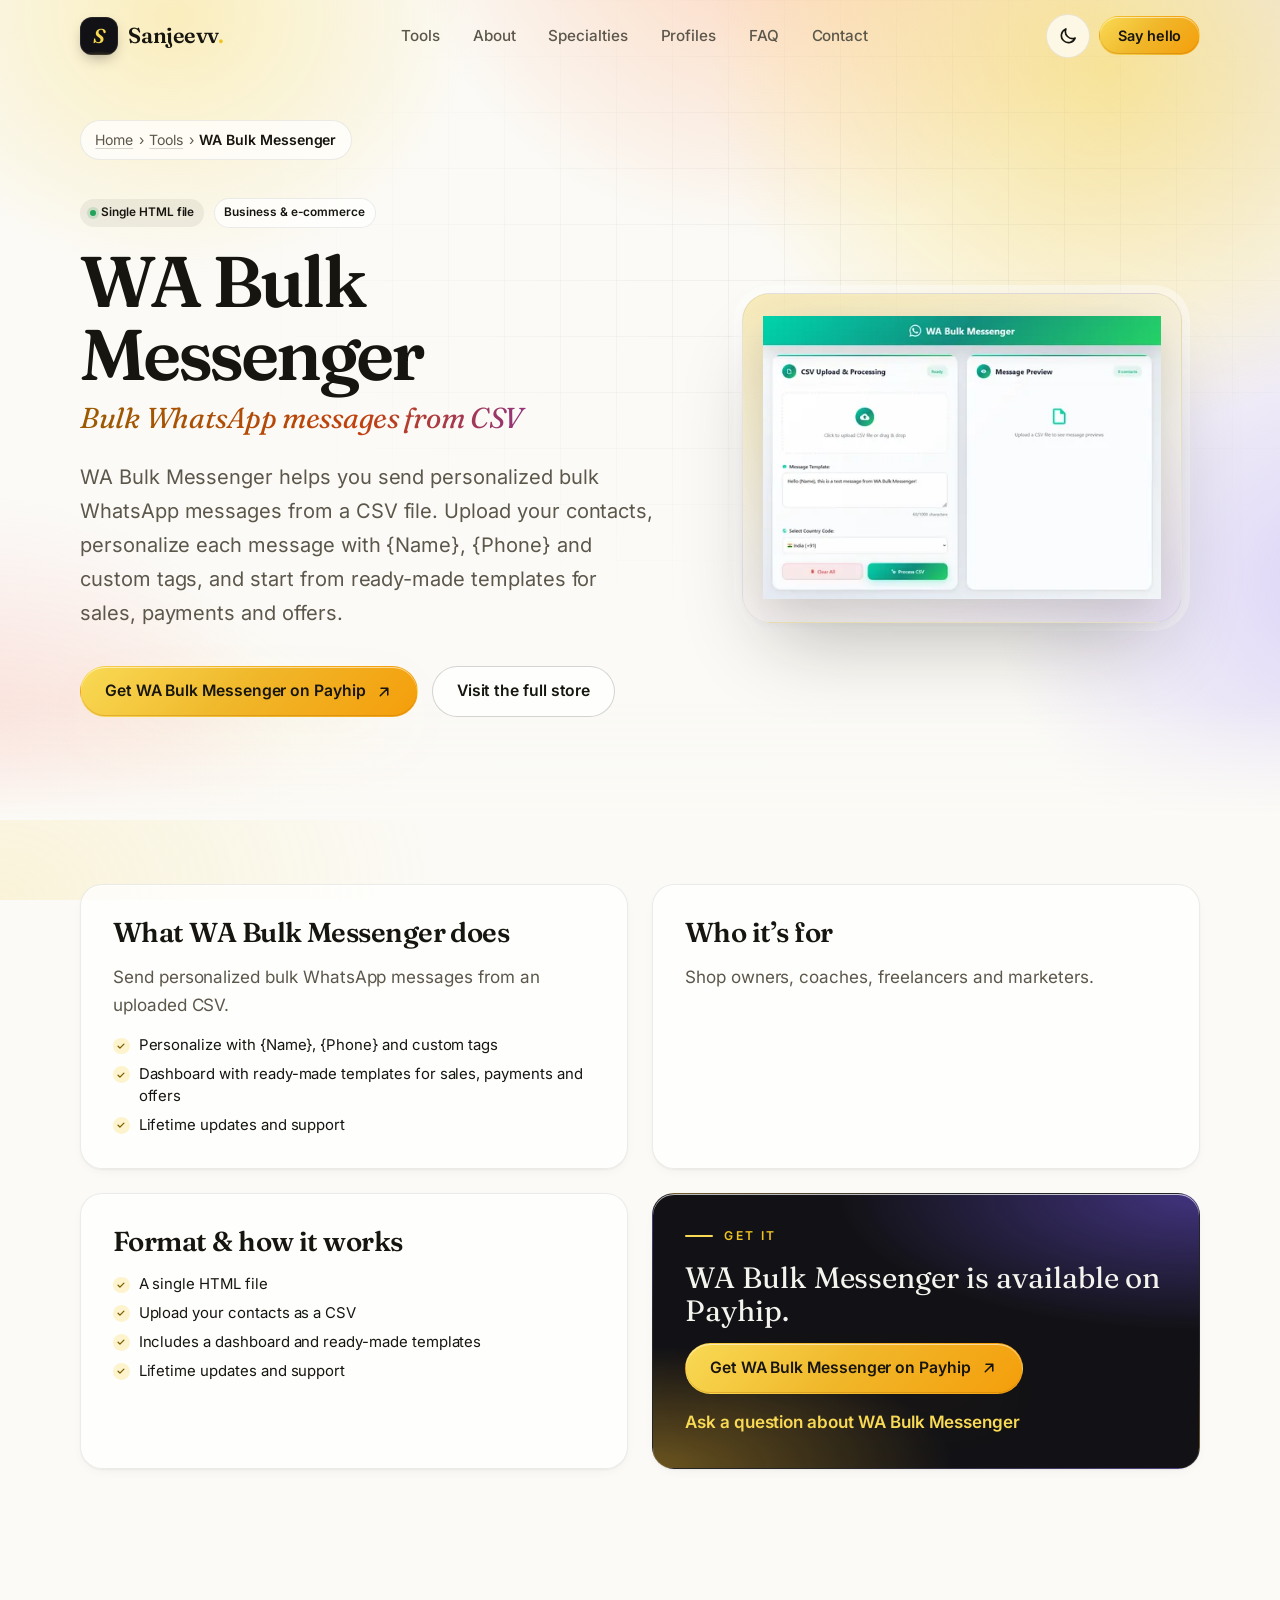
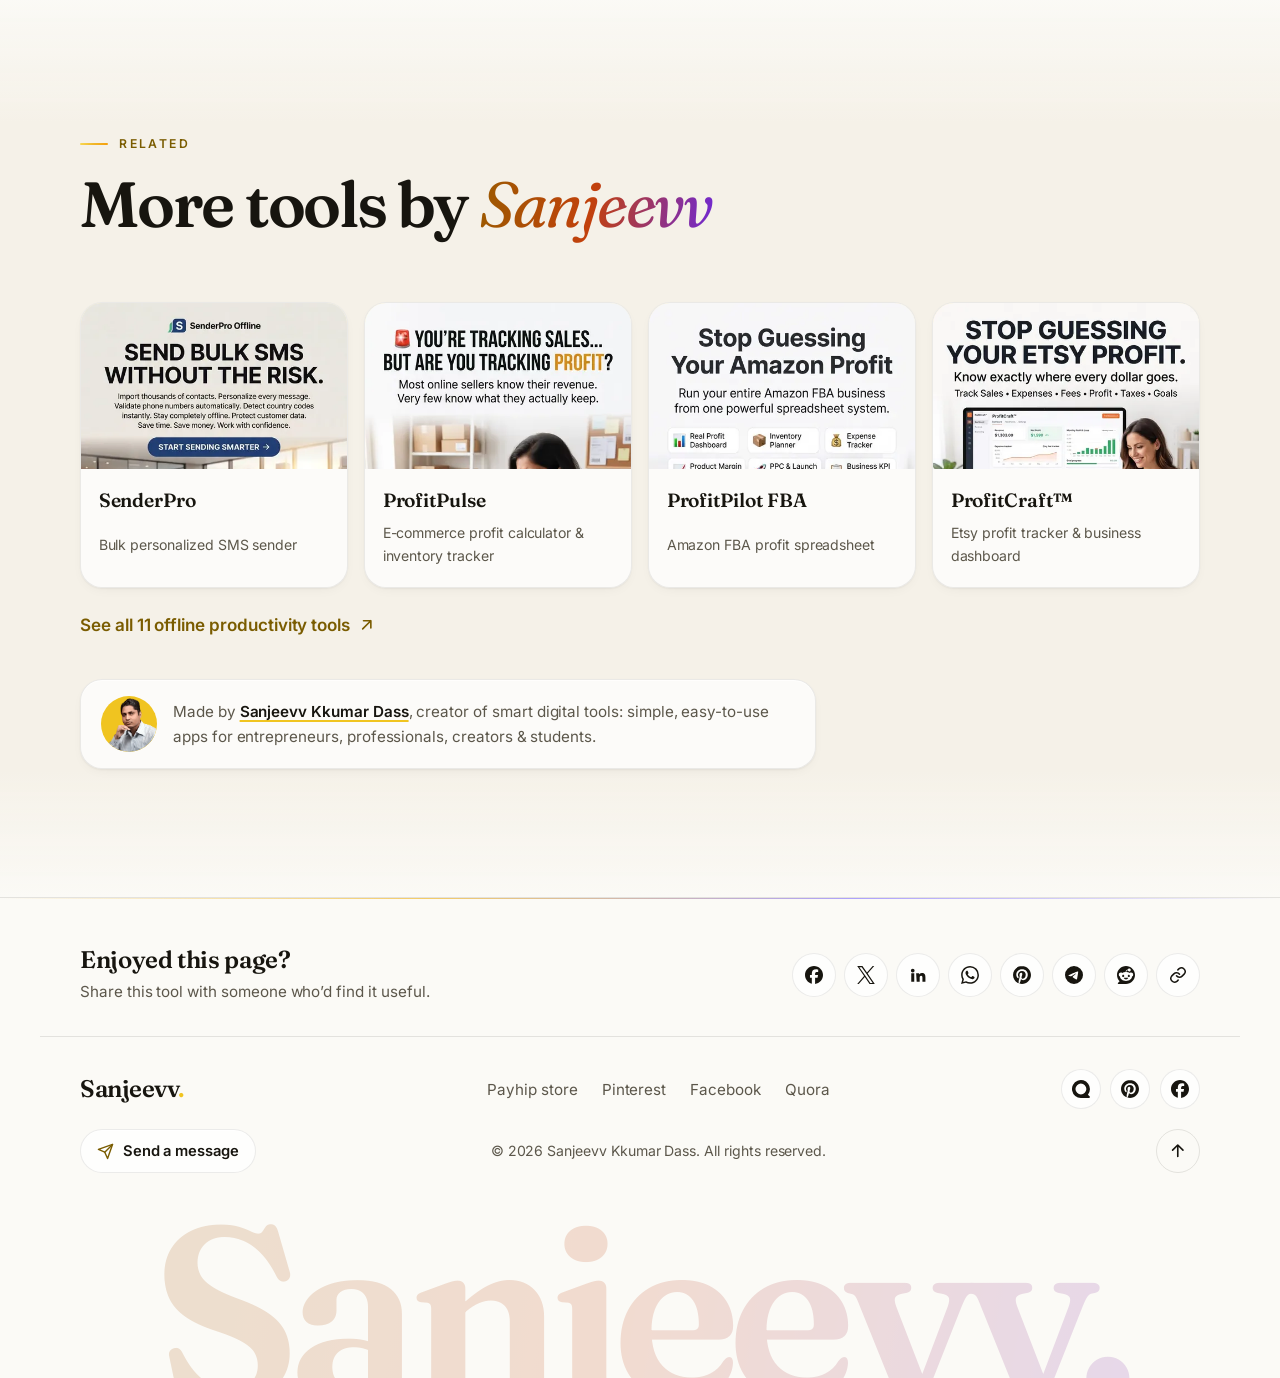
<file: tools/wa-bulk-messenger/index.html>
<!DOCTYPE html>
<html lang="en" data-theme="light">
<head>
  <meta charset="utf-8" />
  <meta name="viewport" content="width=device-width, initial-scale=1" />
  <title>WA Bulk Messenger – Bulk WhatsApp Messages From CSV</title>
  <meta name="description" content="WA Bulk Messenger sends personalized bulk WhatsApp messages from a CSV, with {Name}, {Phone} and custom tags, a dashboard and ready-made templates." />
  <meta name="robots" content="index, follow, max-image-preview:large" />
  <link rel="canonical" href="https://designruse.github.io/SanjeevvKkumarDass/tools/wa-bulk-messenger/" />
  <meta name="author" content="Sanjeevv Kkumar Dass" />
  <meta name="theme-color" content="#f0c420" />
  <meta name="color-scheme" content="light dark" />
  <meta name="application-name" content="Sanjeevv Kkumar Dass" />
  <meta name="apple-mobile-web-app-title" content="Sanjeevv" />
  <meta property="og:type" content="website" />
  <meta property="og:site_name" content="Sanjeevv Kkumar Dass" />
  <meta property="og:locale" content="en_US" />
  <meta property="og:title" content="WA Bulk Messenger – Bulk WhatsApp Messages From CSV" />
  <meta property="og:description" content="WA Bulk Messenger sends personalized bulk WhatsApp messages from a CSV, with {Name}, {Phone} and custom tags, a dashboard and ready-made templates." />
  <meta property="og:url" content="https://designruse.github.io/SanjeevvKkumarDass/tools/wa-bulk-messenger/" />
  <meta property="og:image" content="https://designruse.github.io/SanjeevvKkumarDass/images/tools/wa-bulk-messenger-736.webp" />
  <meta property="og:image:secure_url" content="https://designruse.github.io/SanjeevvKkumarDass/images/tools/wa-bulk-messenger-736.webp" />
  <meta property="og:image:type" content="image/webp" />
  <meta property="og:image:width" content="736" />
  <meta property="og:image:height" content="525" />
  <meta property="og:image:alt" content="WA Bulk Messenger app screenshot: CSV upload, message template and message preview panels." />
  <meta name="twitter:card" content="summary_large_image" />
  <meta name="twitter:title" content="WA Bulk Messenger – Bulk WhatsApp Messages From CSV" />
  <meta name="twitter:description" content="WA Bulk Messenger sends personalized bulk WhatsApp messages from a CSV, with {Name}, {Phone} and custom tags, a dashboard and ready-made templates." />
  <meta name="twitter:image" content="https://designruse.github.io/SanjeevvKkumarDass/images/tools/wa-bulk-messenger-736.webp" />
  <meta name="twitter:image:alt" content="WA Bulk Messenger app screenshot: CSV upload, message template and message preview panels." />
  <link rel="apple-touch-icon" sizes="180x180" href="../../images/apple-touch-icon.png" />
  <link rel="icon" type="image/png" sizes="48x48" href="../../images/favicon-48x48.png" />
  <link rel="icon" type="image/png" sizes="96x96" href="../../images/favicon-96x96.png" />
  <link rel="icon" type="image/png" sizes="192x192" href="../../images/icon-192.png" />
  <link rel="icon" type="image/png" sizes="32x32" href="../../images/favicon-32x32.png" />
  <link rel="manifest" href="../../site.webmanifest" />
  <link rel="shortcut icon" href="../../images/favicon.ico" />
  <link rel="preload" href="../../fonts/fraunces-latin.woff2" as="font" type="font/woff2" crossorigin />
  <link rel="preload" href="../../fonts/inter-latin.woff2" as="font" type="font/woff2" crossorigin />
  <link rel="stylesheet" href="../../css/styles.css" />
  <script type="application/ld+json">
{
  "@context": "https://schema.org",
  "@graph": [
    {
      "@type": "WebPage",
      "@id": "https://designruse.github.io/SanjeevvKkumarDass/tools/wa-bulk-messenger/",
      "url": "https://designruse.github.io/SanjeevvKkumarDass/tools/wa-bulk-messenger/",
      "name": "WA Bulk Messenger – Bulk WhatsApp Messages From CSV",
      "description": "WA Bulk Messenger sends personalized bulk WhatsApp messages from a CSV, with {Name}, {Phone} and custom tags, a dashboard and ready-made templates.",
      "inLanguage": "en",
      "isPartOf": {
        "@id": "https://designruse.github.io/SanjeevvKkumarDass/#website"
      },
      "breadcrumb": {
        "@id": "https://designruse.github.io/SanjeevvKkumarDass/tools/wa-bulk-messenger/#breadcrumb"
      },
      "mainEntity": {
        "@id": "https://designruse.github.io/SanjeevvKkumarDass/tools/wa-bulk-messenger/#app"
      },
      "primaryImageOfPage": {
        "@type": "ImageObject",
        "url": "https://designruse.github.io/SanjeevvKkumarDass/images/tools/wa-bulk-messenger-736.webp",
        "width": 736,
        "height": 525
      },
      "dateModified": "2026-10-22"
    },
    {
      "@type": "BreadcrumbList",
      "@id": "https://designruse.github.io/SanjeevvKkumarDass/tools/wa-bulk-messenger/#breadcrumb",
      "itemListElement": [
        {
          "@type": "ListItem",
          "position": 1,
          "name": "Home",
          "item": "https://designruse.github.io/SanjeevvKkumarDass/"
        },
        {
          "@type": "ListItem",
          "position": 2,
          "name": "Tools",
          "item": "https://designruse.github.io/SanjeevvKkumarDass/#tools"
        },
        {
          "@type": "ListItem",
          "position": 3,
          "name": "WA Bulk Messenger",
          "item": "https://designruse.github.io/SanjeevvKkumarDass/tools/wa-bulk-messenger/"
        }
      ]
    },
    {
      "@type": "SoftwareApplication",
      "@id": "https://designruse.github.io/SanjeevvKkumarDass/tools/wa-bulk-messenger/#app",
      "name": "WA Bulk Messenger",
      "description": "WA Bulk Messenger helps you send personalized bulk WhatsApp messages from a CSV file. Upload your contacts, personalize each message with {Name}, {Phone} and custom tags, and start from ready-made templates for sales, payments and offers.",
      "image": "https://designruse.github.io/SanjeevvKkumarDass/images/tools/wa-bulk-messenger-736.webp",
      "url": "https://designruse.github.io/SanjeevvKkumarDass/tools/wa-bulk-messenger/",
      "sameAs": "https://payhip.com/b/xycf0",
      "author": {
        "@id": "https://designruse.github.io/SanjeevvKkumarDass/#person"
      },
      "creator": {
        "@id": "https://designruse.github.io/SanjeevvKkumarDass/#person"
      },
      "applicationCategory": "BusinessApplication",
      "operatingSystem": "Web browser",
      "featureList": [
        "Personalize with {Name}, {Phone} and custom tags",
        "Dashboard with ready-made templates for sales, payments and offers",
        "Lifetime updates and support"
      ]
    },
    {
      "@type": "WebSite",
      "@id": "https://designruse.github.io/SanjeevvKkumarDass/#website",
      "url": "https://designruse.github.io/SanjeevvKkumarDass/",
      "name": "Sanjeevv Kkumar Dass"
    },
    {
      "@type": "Person",
      "@id": "https://designruse.github.io/SanjeevvKkumarDass/#person",
      "name": "Sanjeevv Kkumar Dass",
      "url": "https://designruse.github.io/SanjeevvKkumarDass/",
      "jobTitle": "Creator of Smart Digital Tools"
    }
  ]
}
  </script>
  <script>
    (function () {
      try {
        var t = localStorage.getItem('theme');
        if (!t) t = window.matchMedia('(prefers-color-scheme: dark)').matches ? 'dark' : 'light';
        document.documentElement.setAttribute('data-theme', t);
      } catch (e) {}
      document.documentElement.classList.add('js');
    })();
  </script>
</head>
<body class="page-tool">
  <a class="skip-link" href="#main">Skip to content</a>

  <svg width="0" height="0" class="sr-only" aria-hidden="true" focusable="false">
    <symbol id="i-arrow" viewBox="0 0 24 24"><path d="M7 17 17 7M8 7h9v9" fill="none" stroke="currentColor" stroke-width="2" stroke-linecap="round" stroke-linejoin="round"/></symbol>
    <symbol id="i-arrow-down" viewBox="0 0 24 24"><path d="M12 4v15m0 0-6-6m6 6 6-6" fill="none" stroke="currentColor" stroke-width="2" stroke-linecap="round" stroke-linejoin="round"/></symbol>
    <symbol id="i-copy" viewBox="0 0 24 24"><g fill="none" stroke="currentColor" stroke-width="2" stroke-linecap="round" stroke-linejoin="round"><path d="M10 13a5 5 0 0 0 7.5.5l3-3a5 5 0 0 0-7-7l-1.7 1.7"/><path d="M14 11a5 5 0 0 0-7.5-.5l-3 3a5 5 0 0 0 7 7l1.7-1.7"/></g></symbol>
    <symbol id="i-check" viewBox="0 0 24 24"><path d="m5 12.5 4.5 4.5L19 7.5" fill="none" stroke="currentColor" stroke-width="2.2" stroke-linecap="round" stroke-linejoin="round"/></symbol>
    <symbol id="i-mail" viewBox="0 0 24 24"><g fill="none" stroke="currentColor" stroke-width="2" stroke-linecap="round" stroke-linejoin="round"><rect x="3" y="5" width="18" height="14" rx="2.5"/><path d="m4 7 8 6 8-6"/></g></symbol>
    <symbol id="i-send" viewBox="0 0 24 24"><g fill="none" stroke="currentColor" stroke-width="2" stroke-linecap="round" stroke-linejoin="round"><path d="M22 2 11 13"/><path d="M22 2 15 22l-4-9-9-4 20-7Z"/></g></symbol>
    <symbol id="i-sun" viewBox="0 0 24 24"><g fill="none" stroke="currentColor" stroke-width="2" stroke-linecap="round"><circle cx="12" cy="12" r="4.2"/><path d="M12 2v2M12 20v2M4.9 4.9l1.4 1.4M17.7 17.7l1.4 1.4M2 12h2M20 12h2M4.9 19.1l1.4-1.4M17.7 6.3l1.4-1.4"/></g></symbol>
    <symbol id="i-moon" viewBox="0 0 24 24"><path d="M20.5 14.5A8.5 8.5 0 0 1 9.5 3.5a8.5 8.5 0 1 0 11 11Z" fill="none" stroke="currentColor" stroke-width="2" stroke-linejoin="round"/></symbol>
    <symbol id="s-quora" viewBox="0 0 24 24"><path fill="currentColor" d="M7.3799.9483A11.9628 11.9628 0 0 1 21.248 19.5397l2.4096 2.4225c.7322.7362.21 1.9905-.8272 1.9905l-10.7105.01a12.52 12.52 0 0 1-.304 0h-.02A11.9628 11.9628 0 0 1 7.3818.9503Zm7.3217 4.428a7.1717 7.1717 0 1 0-5.4873 13.2512 7.1717 7.1717 0 0 0 5.4883-13.2511Z"/></symbol>
    <symbol id="s-facebook" viewBox="0 0 24 24"><path fill="currentColor" d="M9.101 23.691v-7.98H6.627v-3.667h2.474v-1.58c0-4.085 1.848-5.978 5.858-5.978.401 0 .955.042 1.468.103a8.68 8.68 0 0 1 1.141.195v3.325a8.623 8.623 0 0 0-.653-.036 26.805 26.805 0 0 0-.733-.009c-.707 0-1.259.096-1.675.309a1.686 1.686 0 0 0-.679.622c-.258.42-.374.995-.374 1.752v1.297h3.919l-.386 2.103-.287 1.564h-3.246v8.245C19.396 23.238 24 18.179 24 12.044c0-6.627-5.373-12-12-12s-12 5.373-12 12c0 5.628 3.874 10.35 9.101 11.647Z"/></symbol>
    <symbol id="s-x" viewBox="0 0 24 24"><path fill="currentColor" d="M14.234 10.162 22.977 0h-2.072l-7.591 8.824L7.251 0H.258l9.168 13.343L.258 24H2.33l8.016-9.318L16.749 24h6.993zm-2.837 3.299-.929-1.329L3.076 1.56h3.182l5.965 8.532.929 1.329 7.754 11.09h-3.182z"/></symbol>
    <symbol id="s-whatsapp" viewBox="0 0 24 24"><path fill="currentColor" d="M17.472 14.382c-.297-.149-1.758-.867-2.03-.967-.273-.099-.471-.148-.67.15-.197.297-.767.966-.94 1.164-.173.199-.347.223-.644.075-.297-.15-1.255-.463-2.39-1.475-.883-.788-1.48-1.761-1.653-2.059-.173-.297-.018-.458.13-.606.134-.133.298-.347.446-.52.149-.174.198-.298.298-.497.099-.198.05-.371-.025-.52-.075-.149-.669-1.612-.916-2.207-.242-.579-.487-.5-.669-.51-.173-.008-.371-.01-.57-.01-.198 0-.52.074-.792.372-.272.297-1.04 1.016-1.04 2.479 0 1.462 1.065 2.875 1.213 3.074.149.198 2.096 3.2 5.077 4.487.709.306 1.262.489 1.694.625.712.227 1.36.195 1.871.118.571-.085 1.758-.719 2.006-1.413.248-.694.248-1.289.173-1.413-.074-.124-.272-.198-.57-.347m-5.421 7.403h-.004a9.87 9.87 0 01-5.031-1.378l-.361-.214-3.741.982.998-3.648-.235-.374a9.86 9.86 0 01-1.51-5.26c.001-5.45 4.436-9.884 9.888-9.884 2.64 0 5.122 1.03 6.988 2.898a9.825 9.825 0 012.893 6.994c-.003 5.45-4.437 9.884-9.885 9.884m8.413-18.297A11.815 11.815 0 0012.05 0C5.495 0 .16 5.335.157 11.892c0 2.096.547 4.142 1.588 5.945L.057 24l6.305-1.654a11.882 11.882 0 005.683 1.448h.005c6.554 0 11.89-5.335 11.893-11.893a11.821 11.821 0 00-3.48-8.413Z"/></symbol>
    <symbol id="s-pinterest" viewBox="0 0 24 24"><path fill="currentColor" d="M12.017 0C5.396 0 .029 5.367.029 11.987c0 5.079 3.158 9.417 7.618 11.162-.105-.949-.199-2.403.041-3.439.219-.937 1.406-5.957 1.406-5.957s-.359-.72-.359-1.781c0-1.663.967-2.911 2.168-2.911 1.024 0 1.518.769 1.518 1.688 0 1.029-.653 2.567-.992 3.992-.285 1.193.6 2.165 1.775 2.165 2.128 0 3.768-2.245 3.768-5.487 0-2.861-2.063-4.869-5.008-4.869-3.41 0-5.409 2.562-5.409 5.199 0 1.033.394 2.143.889 2.741.099.12.112.225.085.345-.09.375-.293 1.199-.334 1.363-.053.225-.172.271-.401.165-1.495-.69-2.433-2.878-2.433-4.646 0-3.776 2.748-7.252 7.92-7.252 4.158 0 7.392 2.967 7.392 6.923 0 4.135-2.607 7.462-6.233 7.462-1.214 0-2.354-.629-2.758-1.379l-.749 2.848c-.269 1.045-1.004 2.352-1.498 3.146 1.123.345 2.306.535 3.55.535 6.607 0 11.985-5.365 11.985-11.987C23.97 5.39 18.592.026 11.985.026L12.017 0z"/></symbol>
    <symbol id="s-telegram" viewBox="0 0 24 24"><path fill="currentColor" d="M11.944 0A12 12 0 0 0 0 12a12 12 0 0 0 12 12 12 12 0 0 0 12-12A12 12 0 0 0 12 0a12 12 0 0 0-.056 0zm4.962 7.224c.1-.002.321.023.465.14a.506.506 0 0 1 .171.325c.016.093.036.306.02.472-.18 1.898-.962 6.502-1.36 8.627-.168.9-.499 1.201-.82 1.23-.696.065-1.225-.46-1.9-.902-1.056-.693-1.653-1.124-2.678-1.8-1.185-.78-.417-1.21.258-1.91.177-.184 3.247-2.977 3.307-3.23.007-.032.014-.15-.056-.212s-.174-.041-.249-.024c-.106.024-1.793 1.14-5.061 3.345-.48.33-.913.49-1.302.48-.428-.008-1.252-.241-1.865-.44-.752-.245-1.349-.374-1.297-.789.027-.216.325-.437.893-.663 3.498-1.524 5.83-2.529 6.998-3.014 3.332-1.386 4.025-1.627 4.476-1.635z"/></symbol>
    <symbol id="s-reddit" viewBox="0 0 24 24"><path fill="currentColor" d="M12 0C5.373 0 0 5.373 0 12c0 3.314 1.343 6.314 3.515 8.485l-2.286 2.286C.775 23.225 1.097 24 1.738 24H12c6.627 0 12-5.373 12-12S18.627 0 12 0Zm4.388 3.199c1.104 0 1.999.895 1.999 1.999 0 1.105-.895 2-1.999 2-.946 0-1.739-.657-1.947-1.539v.002c-1.147.162-2.032 1.15-2.032 2.341v.007c1.776.067 3.4.567 4.686 1.363.473-.363 1.064-.58 1.707-.58 1.547 0 2.802 1.254 2.802 2.802 0 1.117-.655 2.081-1.601 2.531-.088 3.256-3.637 5.876-7.997 5.876-4.361 0-7.905-2.617-7.998-5.87-.954-.447-1.614-1.415-1.614-2.538 0-1.548 1.255-2.802 2.803-2.802.645 0 1.239.218 1.712.585 1.275-.79 2.881-1.291 4.64-1.365v-.01c0-1.663 1.263-3.034 2.88-3.207.188-.911.993-1.595 1.959-1.595Zm-8.085 8.376c-.784 0-1.459.78-1.506 1.797-.047 1.016.64 1.429 1.426 1.429.786 0 1.371-.369 1.418-1.385.047-1.017-.553-1.841-1.338-1.841Zm7.406 0c-.786 0-1.385.824-1.338 1.841.047 1.017.634 1.385 1.418 1.385.785 0 1.473-.413 1.426-1.429-.046-1.017-.721-1.797-1.506-1.797Zm-3.703 4.013c-.974 0-1.907.048-2.77.135-.147.015-.241.168-.183.305.483 1.154 1.622 1.964 2.953 1.964 1.33 0 2.47-.81 2.953-1.964.057-.137-.037-.29-.184-.305-.863-.087-1.795-.135-2.769-.135Z"/></symbol>
    <symbol id="s-threads" viewBox="0 0 24 24"><path fill="currentColor" d="M18.263 11.097c-.03-3.486-1.92-5.586-5.111-5.586-2.13 0-3.922.963-4.863 2.499l2.062 1.438c.535-.843 1.272-1.543 2.628-1.543 1.528 0 2.318.85 2.544 2.431a15 15 0 0 0-2.236-.173c-4.125 0-6.068 1.867-6.068 4.336s1.943 3.99 4.804 3.99c3.139 0 5.013-2.115 5.781-4.735.798.361 1.348 1.204 1.348 2.47 0 3.387-3.907 5.232-7.22 5.232-4.885 0-8.077-3.207-8.077-8.424 0-6.392 4.223-10.487 9.9-10.487 3.808 0 5.69 1.671 6.97 3.914l2.108-1.475C21.44 2.078 18.331 0 13.663 0 6.227 0 1.168 5.277 1.168 12.934c0 7 4.953 11.066 10.856 11.066 4.878 0 9.809-2.846 9.809-7.716 0-2.545-1.46-4.231-3.569-5.187m-6.33 4.855c-1.077 0-2.026-.512-2.026-1.453 0-1.483 1.822-1.934 3.606-1.934.678 0 1.34.045 1.927.173-.422 1.927-1.671 3.215-3.508 3.214Z"/></symbol>
    <symbol id="s-youtube" viewBox="0 0 24 24"><path fill="currentColor" d="M23.498 6.186a3.016 3.016 0 0 0-2.122-2.136C19.505 3.545 12 3.545 12 3.545s-7.505 0-9.377.505A3.017 3.017 0 0 0 .502 6.186C0 8.07 0 12 0 12s0 3.93.502 5.814a3.016 3.016 0 0 0 2.122 2.136c1.871.505 9.376.505 9.376.505s7.505 0 9.377-.505a3.015 3.015 0 0 0 2.122-2.136C24 15.93 24 12 24 12s0-3.93-.502-5.814zM9.545 15.568V8.432L15.818 12l-6.273 3.568z"/></symbol>
    <symbol id="s-linkedin" viewBox="0 0 24 24"><path fill="currentColor" d="M4.98 3.5a2.5 2.5 0 1 1 0 5 2.5 2.5 0 0 1 0-5zM3 9.75h4V21H3zM9.5 9.75h3.8v1.6h.05c.53-.95 1.83-1.95 3.77-1.95 4.03 0 4.78 2.5 4.78 5.75V21h-4v-5.1c0-1.22-.02-2.78-1.7-2.78-1.7 0-1.96 1.33-1.96 2.7V21h-4z"/></symbol>
    <symbol id="i-share" viewBox="0 0 24 24"><g fill="none" stroke="currentColor" stroke-width="2" stroke-linecap="round" stroke-linejoin="round"><path d="M4 12v7a2 2 0 0 0 2 2h12a2 2 0 0 0 2-2v-7"/><path d="m16 6-4-4-4 4M12 2v13"/></g></symbol>
  </svg>

  <header class="site-header" id="top">
    <nav class="nav container" aria-label="Primary">
      <a class="brand" href="../../">
        <span class="brand-mark" aria-hidden="true">S</span>
        <span class="brand-name">Sanjeevv<span class="brand-dot">.</span></span><span class="sr-only"> Kkumar Dass, back to top</span>
      </a>
      <ul class="nav-links" id="nav-menu">
        <li><a href="../../#tools">Tools</a></li>
        <li><a href="../../#about">About</a></li>
        <li><a href="../../#specialties">Specialties</a></li>
        <li><a href="../../#work">Profiles</a></li>
        <li><a href="../../#faq">FAQ</a></li>
        <li><a href="../../#contact">Contact</a></li>
        <li class="nav-cta-mobile"><a class="btn btn-primary" href="../../#contact">Leave a message</a></li>
      </ul>
      <div class="nav-actions">
        <button class="icon-btn theme-toggle" type="button" aria-label="Switch to dark theme">
          <svg class="ico ico-moon" aria-hidden="true"><use href="#i-moon"/></svg>
          <svg class="ico ico-sun" aria-hidden="true"><use href="#i-sun"/></svg>
        </button>
        <a class="btn btn-primary btn-sm nav-cta" href="../../#contact">Say hello</a>
        <button class="icon-btn menu-toggle" type="button" aria-label="Open menu" aria-expanded="false" aria-controls="nav-menu">
          <span class="bars" aria-hidden="true"><span></span><span></span><span></span></span>
        </button>
      </div>
    </nav>
  </header>

  <main id="main">
    <section class="tool-hero" aria-labelledby="tool-title">
      <div class="hero-bg" aria-hidden="true"></div>
      <div class="container">
        <nav class="breadcrumb" aria-label="Breadcrumb">
          <ol>
            <li><a href="../../">Home</a></li>
            <li><a href="../../#tools">Tools</a></li>
            <li><span aria-current="page">WA Bulk Messenger</span></li>
          </ol>
        </nav>
        <div class="tool-hero-grid">
          <div class="tool-hero-copy">
            <div class="tool-meta">
              <span class="tool-format">Single HTML file</span>
              <span class="tool-chip">Business &amp; e-commerce</span>
              <!-- PRICE SLOT: add <span class="tool-price">$X</span> here when prices are final. -->
            </div>
            <h1 id="tool-title" class="tool-h1"><span class="tool-h1-name">WA Bulk Messenger</span> <span class="tool-h1-desc">Bulk WhatsApp messages from CSV</span></h1>
            <p class="lead">WA Bulk Messenger helps you send personalized bulk WhatsApp messages from a CSV file. Upload your contacts, personalize each message with {Name}, {Phone} and custom tags, and start from ready-made templates for sales, payments and offers.</p>
            <div class="hero-ctas">
              <a class="btn btn-primary" href="https://payhip.com/b/xycf0" target="_blank" rel="noopener">
                Get WA Bulk Messenger on Payhip
                <svg class="ico" aria-hidden="true"><use href="#i-arrow"/></svg>
              </a>
              <a class="btn btn-ghost" href="https://payhip.com/u1757007407332758617765" target="_blank" rel="noopener">Visit the full store</a>
            </div>
          </div>
          <figure class="tool-hero-media is-shot">
            <img src="../../images/tools/wa-bulk-messenger-736.webp" srcset="../../images/tools/wa-bulk-messenger-480.webp 480w, ../../images/tools/wa-bulk-messenger-736.webp 736w" sizes="(min-width: 900px) 440px, 92vw" width="736" height="525" fetchpriority="high" decoding="async" alt="WA Bulk Messenger app screenshot: CSV upload, message template and message preview panels." />
          </figure>
        </div>
      </div>
    </section>

    <section class="section tool-details" aria-label="WA Bulk Messenger details">
      <div class="container tool-details-grid">
        <article class="detail-card">
          <h2 class="detail-h2">What WA Bulk Messenger does</h2>
          <p>Send personalized bulk WhatsApp messages from an uploaded CSV.</p>
          <ul class="tool-features" role="list">
              <li>Personalize with {Name}, {Phone} and custom tags</li>
              <li>Dashboard with ready-made templates for sales, payments and offers</li>
              <li>Lifetime updates and support</li>
          </ul>
        </article>
        <article class="detail-card">
          <h2 class="detail-h2">Who it’s for</h2>
          <p>Shop owners, coaches, freelancers and marketers.</p>
        </article>
        <article class="detail-card">
          <h2 class="detail-h2">Format &amp; how it works</h2>
          <ul class="tool-features" role="list">
              <li>A single HTML file</li>
              <li>Upload your contacts as a CSV</li>
              <li>Includes a dashboard and ready-made templates</li>
              <li>Lifetime updates and support</li>
          </ul>
        </article>
        <aside class="detail-card detail-cta">
          <p class="kicker">Get it</p>
          <p class="detail-cta-title">WA Bulk Messenger is available on Payhip.</p>
          <a class="btn btn-primary" href="https://payhip.com/b/xycf0" target="_blank" rel="noopener">Get WA Bulk Messenger on Payhip <svg class="ico" aria-hidden="true"><use href="#i-arrow"/></svg></a>
          <a class="text-link" href="../../#contact">Ask a question about WA Bulk Messenger</a>
        </aside>
      </div>
    </section>

    <section class="section section-alt related" aria-labelledby="related-title">
      <div class="container">
        <header class="section-head">
          <p class="kicker">Related</p>
          <h2 id="related-title" class="h2">More tools by <em>Sanjeevv</em></h2>
        </header>
        <ul class="rel-grid" role="list">
            <li>
              <a class="rel-card" href="../senderpro/">
                <span class="rel-img"><img src="../../images/tools/senderpro-offline-480.webp" width="480" height="853" loading="lazy" decoding="async" alt="" /></span>
                <span class="rel-text"><span class="rel-name">SenderPro</span><span class="rel-kind">Bulk personalized SMS sender</span></span>
              </a>
            </li>
            <li>
              <a class="rel-card" href="../profitpulse/">
                <span class="rel-img"><img src="../../images/tools/profitpulse-480.webp" width="480" height="860" loading="lazy" decoding="async" alt="" /></span>
                <span class="rel-text"><span class="rel-name">ProfitPulse</span><span class="rel-kind">E-commerce profit calculator &amp; inventory tracker</span></span>
              </a>
            </li>
            <li>
              <a class="rel-card" href="../profitpilot-fba/">
                <span class="rel-img"><img src="../../images/tools/profitpilot-fba-480.webp" width="480" height="853" loading="lazy" decoding="async" alt="" /></span>
                <span class="rel-text"><span class="rel-name">ProfitPilot FBA</span><span class="rel-kind">Amazon FBA profit spreadsheet</span></span>
              </a>
            </li>
            <li>
              <a class="rel-card" href="../profitcraft/">
                <span class="rel-img"><img src="../../images/tools/profitcraft-480.webp" width="480" height="860" loading="lazy" decoding="async" alt="" /></span>
                <span class="rel-text"><span class="rel-name">ProfitCraft™</span><span class="rel-kind">Etsy profit tracker &amp; business dashboard</span></span>
              </a>
            </li>
        </ul>
        <p class="rel-all"><a class="text-link" href="../../#tools">See all 11 offline productivity tools <svg class="ico" aria-hidden="true"><use href="#i-arrow"/></svg></a></p>
        <div class="creator-box">
          <img src="../../images/skdas-seated.webp" width="343" height="343" loading="lazy" decoding="async" alt="Sanjeevv Kkumar Dass" />
          <p>Made by <a href="../../#about">Sanjeevv Kkumar Dass</a>, creator of smart digital tools: simple, easy-to-use apps for entrepreneurs, professionals, creators &amp; students.</p>
        </div>
      </div>
    </section>
  </main>

  <footer class="site-footer">
    <div class="container share-band">
      <div>
        <p class="share-title">Enjoyed this page?</p>
        <p class="share-sub">Share this tool with someone who’d find it useful.</p>
      </div>
      <ul class="share-list" role="list" aria-label="Share this page">
          <li class="share-native-item" hidden><button class="share-btn share-native" type="button" aria-label="Share using your device"><svg class="ico" aria-hidden="true"><use href="#i-share"/></svg></button></li>
          <li><a class="share-btn share-facebook" href="https://www.facebook.com/sharer/sharer.php?u=https%3A%2F%2Fdesignruse.github.io%2FSanjeevvKkumarDass%2Ftools%2Fwa-bulk-messenger%2F" target="_blank" rel="noopener noreferrer" aria-label="Share on Facebook (opens in a new tab)" title="Share on Facebook"><svg class="ico" aria-hidden="true"><use href="#s-facebook"/></svg></a></li>
          <li><a class="share-btn share-x" href="https://x.com/intent/post?url=https%3A%2F%2Fdesignruse.github.io%2FSanjeevvKkumarDass%2Ftools%2Fwa-bulk-messenger%2F&amp;text=WA%20Bulk%20Messenger%20%E2%80%93%20Bulk%20WhatsApp%20Messages%20From%20CSV" target="_blank" rel="noopener noreferrer" aria-label="Share on X (opens in a new tab)" title="Share on X"><svg class="ico" aria-hidden="true"><use href="#s-x"/></svg></a></li>
          <li><a class="share-btn share-linkedin" href="https://www.linkedin.com/sharing/share-offsite/?url=https%3A%2F%2Fdesignruse.github.io%2FSanjeevvKkumarDass%2Ftools%2Fwa-bulk-messenger%2F" target="_blank" rel="noopener noreferrer" aria-label="Share on LinkedIn (opens in a new tab)" title="Share on LinkedIn"><svg class="ico" aria-hidden="true"><use href="#s-linkedin"/></svg></a></li>
          <li><a class="share-btn share-whatsapp" href="https://wa.me/?text=WA%20Bulk%20Messenger%20%E2%80%93%20Bulk%20WhatsApp%20Messages%20From%20CSV%20https%3A%2F%2Fdesignruse.github.io%2FSanjeevvKkumarDass%2Ftools%2Fwa-bulk-messenger%2F" target="_blank" rel="noopener noreferrer" aria-label="Share on WhatsApp (opens in a new tab)" title="Share on WhatsApp"><svg class="ico" aria-hidden="true"><use href="#s-whatsapp"/></svg></a></li>
          <li><a class="share-btn share-pinterest" href="https://www.pinterest.com/pin/create/button/?url=https%3A%2F%2Fdesignruse.github.io%2FSanjeevvKkumarDass%2Ftools%2Fwa-bulk-messenger%2F&amp;media=https%3A%2F%2Fdesignruse.github.io%2FSanjeevvKkumarDass%2Ftools%2Fwa-bulk-messenger%2Fimages%2Fog-image-square.jpg&amp;description=WA%20Bulk%20Messenger%20%E2%80%93%20Bulk%20WhatsApp%20Messages%20From%20CSV" target="_blank" rel="noopener noreferrer" aria-label="Share on Pinterest (opens in a new tab)" title="Share on Pinterest"><svg class="ico" aria-hidden="true"><use href="#s-pinterest"/></svg></a></li>
          <li><a class="share-btn share-telegram" href="https://t.me/share/url?url=https%3A%2F%2Fdesignruse.github.io%2FSanjeevvKkumarDass%2Ftools%2Fwa-bulk-messenger%2F&amp;text=WA%20Bulk%20Messenger%20%E2%80%93%20Bulk%20WhatsApp%20Messages%20From%20CSV" target="_blank" rel="noopener noreferrer" aria-label="Share on Telegram (opens in a new tab)" title="Share on Telegram"><svg class="ico" aria-hidden="true"><use href="#s-telegram"/></svg></a></li>
          <li><a class="share-btn share-reddit" href="https://www.reddit.com/submit?url=https%3A%2F%2Fdesignruse.github.io%2FSanjeevvKkumarDass%2Ftools%2Fwa-bulk-messenger%2F&amp;title=WA%20Bulk%20Messenger%20%E2%80%93%20Bulk%20WhatsApp%20Messages%20From%20CSV" target="_blank" rel="noopener noreferrer" aria-label="Share on Reddit (opens in a new tab)" title="Share on Reddit"><svg class="ico" aria-hidden="true"><use href="#s-reddit"/></svg></a></li>
          <li><button class="share-btn copy-btn-inline" type="button" data-url="https://designruse.github.io/SanjeevvKkumarDass/tools/wa-bulk-messenger/" aria-label="Copy page link" title="Copy link"><svg class="ico ico-copy" aria-hidden="true"><use href="#i-copy"/></svg><svg class="ico ico-check" aria-hidden="true"><use href="#i-check"/></svg></button></li>
      </ul>
    </div>
    <div class="container footer-inner">
      <p class="footer-brand">Sanjeevv<span class="brand-dot">.</span></p>
      <a class="footer-contact" href="../../#contact"><svg class="ico" aria-hidden="true"><use href="#i-send"/></svg><span>Send a message</span></a>
      <ul class="footer-links" role="list">
        <li><a href="https://payhip.com/u1757007407332758617765" target="_blank" rel="me noopener">Payhip store</a></li>
        <li><a href="https://www.pinterest.com/SanjeevvKkumarDass/" target="_blank" rel="me noopener noreferrer">Pinterest</a></li>
        <li><a href="https://www.facebook.com/SanjeevvKkumarDass/" target="_blank" rel="me noopener noreferrer">Facebook</a></li>
        <li><a href="https://www.quora.com/profile/Sanjeevv-Kkumar-Dass" target="_blank" rel="me noopener noreferrer">Quora</a></li>
      </ul>
      <ul class="social social-footer" role="list" aria-label="Find Sanjeevv Kkumar Dass on social media">
        <li><a class="social-link" href="https://www.quora.com/profile/Sanjeevv-Kkumar-Dass" target="_blank" rel="me noopener noreferrer" aria-label="Quora: Sanjeevv Kkumar Dass (opens in a new tab)"><svg class="ico" aria-hidden="true"><use href="#s-quora"/></svg></a></li>
        <li><a class="social-link" href="https://www.pinterest.com/SanjeevvKkumarDass/" target="_blank" rel="me noopener noreferrer" aria-label="Pinterest: SanjeevvKkumarDass (opens in a new tab)"><svg class="ico" aria-hidden="true"><use href="#s-pinterest"/></svg></a></li>
        <li><a class="social-link" href="https://www.facebook.com/SanjeevvKkumarDass/" target="_blank" rel="me noopener noreferrer" aria-label="Facebook: Sanjeevv Kkumar Dass (opens in a new tab)"><svg class="ico" aria-hidden="true"><use href="#s-facebook"/></svg></a></li>
        <!-- ADD YOUR PROFILE URL: replace YOUR-PROFILE / YOUR-HANDLE with the real address, then remove the comment markers around the line.
        <li><a class="social-link" href="https://www.linkedin.com/in/YOUR-PROFILE" target="_blank" rel="me noopener noreferrer" aria-label="LinkedIn (opens in a new tab)"><svg class="ico" aria-hidden="true"><use href="#s-linkedin"/></svg></a></li>
        <li><a class="social-link" href="https://x.com/YOUR-HANDLE" target="_blank" rel="me noopener noreferrer" aria-label="X (opens in a new tab)"><svg class="ico" aria-hidden="true"><use href="#s-x"/></svg></a></li>
        <li><a class="social-link" href="https://www.threads.net/@YOUR-HANDLE" target="_blank" rel="me noopener noreferrer" aria-label="Threads (opens in a new tab)"><svg class="ico" aria-hidden="true"><use href="#s-threads"/></svg></a></li>
        <li><a class="social-link" href="https://www.youtube.com/@YOUR-HANDLE" target="_blank" rel="me noopener noreferrer" aria-label="YouTube (opens in a new tab)"><svg class="ico" aria-hidden="true"><use href="#s-youtube"/></svg></a></li>
        -->
      </ul>
      <p class="footer-copy">© <span id="year">2026</span> Sanjeevv Kkumar Dass. All rights reserved.</p>
      <a class="to-top" href="#top" aria-label="Back to top"><svg class="ico" aria-hidden="true" style="transform:rotate(-45deg)"><use href="#i-arrow"/></svg></a>
    </div>
    <p class="footer-mega" aria-hidden="true">Sanjeevv<span>.</span></p>
  </footer>

  <div class="toast" id="toast" role="status" aria-live="polite"></div>

  <script src="../../js/main.js" defer></script>
</body>
</html>
</file>
<file: css/styles.css>
/* Self-hosted Google Fonts (latin subset, variable weight 400–600), OFL licensed */
@font-face { font-family: 'Fraunces'; font-style: italic; font-weight: 400 600; font-display: swap; src: url('../fonts/fraunces-italic-latin.woff2') format('woff2'); unicode-range: U+0000-00FF, U+0131, U+0152-0153, U+02BB-02BC, U+02C6, U+02DA, U+02DC, U+0304, U+0308, U+0329, U+2000-206F, U+20AC, U+2122, U+2191, U+2193, U+2212, U+2215, U+FEFF, U+FFFD; }
@font-face { font-family: 'Fraunces'; font-style: normal; font-weight: 400 600; font-display: swap; src: url('../fonts/fraunces-latin.woff2') format('woff2'); unicode-range: U+0000-00FF, U+0131, U+0152-0153, U+02BB-02BC, U+02C6, U+02DA, U+02DC, U+0304, U+0308, U+0329, U+2000-206F, U+20AC, U+2122, U+2191, U+2193, U+2212, U+2215, U+FEFF, U+FFFD; }
@font-face { font-family: 'Inter'; font-style: normal; font-weight: 400 600; font-display: swap; src: url('../fonts/inter-latin.woff2') format('woff2'); unicode-range: U+0000-00FF, U+0131, U+0152-0153, U+02BB-02BC, U+02C6, U+02DA, U+02DC, U+0304, U+0308, U+0329, U+2000-206F, U+20AC, U+2122, U+2191, U+2193, U+2212, U+2215, U+FEFF, U+FFFD; }

/* ==========================================================================
   Sanjeevv Kkumar Dass — Portfolio
   Pure CSS · no frameworks
   ========================================================================== */

:root {
  --brand: #f0c420;
  --brand-600: #d9ab07;
  --brand-ink: #7a5c00;          /* accessible gold for text on light bg */
  --brand-soft: #fdf3cc;

  --bg: #fbf9f4;
  --bg-alt: #f4f0e6;
  --surface: #ffffff;
  --surface-2: #f8f5ee;
  --text: #17150f;
  --muted: #5c574b;
  --line: rgba(23, 21, 15, 0.1);
  --line-strong: rgba(23, 21, 15, 0.18);
  --header-bg: rgba(251, 249, 244, 0.72);
  --shadow-sm: 0 1px 2px rgba(23, 21, 15, .06), 0 2px 8px rgba(23, 21, 15, .04);
  --shadow-md: 0 10px 30px -12px rgba(23, 21, 15, .18), 0 2px 6px rgba(23, 21, 15, .05);
  --shadow-lg: 0 30px 60px -20px rgba(23, 21, 15, .25);
  --danger: #b42318;
  --success: #12753a;

  --font-display: "Fraunces", "Playfair Display", Georgia, serif;
  --font-sans: "Inter", system-ui, -apple-system, "Segoe UI", Roboto, sans-serif;

  --radius: 20px;
  --radius-sm: 12px;
  --container: 1200px;
  --gutter: clamp(1.25rem, 4vw, 2.5rem);
  --header-h: 72px;
  --ease: cubic-bezier(.2, .7, .2, 1);

  color-scheme: light;
}

[data-theme="dark"] {
  --brand-ink: #f0c420;
  --brand-soft: rgba(240, 196, 32, .12);
  --bg: #0f0e0b;
  --bg-alt: #15130f;
  --surface: #1b1914;
  --surface-2: #211f19;
  --text: #f4f1e8;
  --muted: #b3ad9e;
  --line: rgba(244, 241, 232, 0.1);
  --line-strong: rgba(244, 241, 232, 0.2);
  --header-bg: rgba(15, 14, 11, 0.7);
  --shadow-sm: 0 1px 2px rgba(0, 0, 0, .4);
  --shadow-md: 0 10px 30px -12px rgba(0, 0, 0, .6);
  --shadow-lg: 0 30px 60px -20px rgba(0, 0, 0, .7);
  --danger: #ff8a7a;
  --success: #5fd38d;
  color-scheme: dark;
}

/* ---------- Reset ---------- */
*, *::before, *::after { box-sizing: border-box; }
* { margin: 0; }
html { -webkit-text-size-adjust: 100%; scroll-behavior: smooth; scroll-padding-top: calc(var(--header-h) + 12px); }
body {
  font-family: var(--font-sans);
  font-size: clamp(1rem, .96rem + .2vw, 1.0625rem);
  line-height: 1.65;
  color: var(--text);
  background: var(--bg);
  -webkit-font-smoothing: antialiased;
  text-rendering: optimizeLegibility;
  overflow-x: hidden;
  transition: background-color .4s var(--ease), color .4s var(--ease);
}
img, svg { display: block; max-width: 100%; }
img { height: auto; }
a { color: inherit; text-decoration: none; }
button, input, textarea { font: inherit; color: inherit; }
button { cursor: pointer; background: none; border: 0; }
ul[role="list"], .nav-links { list-style: none; padding: 0; }
::selection { background: var(--brand); color: #17150f; }

:focus-visible {
  outline: 3px solid var(--brand);
  outline-offset: 3px;
  border-radius: 8px;
}

.sr-only {
  position: absolute !important; width: 1px; height: 1px; padding: 0; margin: -1px;
  overflow: hidden; clip: rect(0 0 0 0); white-space: nowrap; border: 0;
}
.skip-link {
  position: absolute; left: 1rem; top: -100px; z-index: 200;
  background: var(--brand); color: #17150f; padding: .75rem 1rem; border-radius: 10px; font-weight: 600;
}
.skip-link:focus { top: 1rem; }

.container { width: 100%; max-width: var(--container); margin-inline: auto; padding-inline: var(--gutter); }
.ico { width: 1.15em; height: 1.15em; flex: none; }

/* ---------- Buttons ---------- */
.btn {
  --pad-y: .95rem; --pad-x: 1.5rem;
  display: inline-flex; align-items: center; justify-content: center; gap: .6rem;
  padding: var(--pad-y) var(--pad-x);
  border-radius: 999px;
  font-weight: 600; font-size: .98rem; letter-spacing: -.005em; line-height: 1.2;
  border: 1px solid transparent;
  transition: transform .3s var(--ease), box-shadow .3s var(--ease), background-color .3s, border-color .3s, color .3s;
  white-space: nowrap;
}
.btn-sm { --pad-y: .6rem; --pad-x: 1.1rem; font-size: .9rem; }
.btn-block { width: 100%; }
.btn-primary {
  background: var(--brand); color: #17150f;
  box-shadow: 0 8px 24px -10px rgba(217, 171, 7, .75), inset 0 1px 0 rgba(255, 255, 255, .45);
}
.btn-primary:hover { background: #f5cf3a; transform: translateY(-2px); box-shadow: 0 14px 30px -10px rgba(217, 171, 7, .85), inset 0 1px 0 rgba(255,255,255,.5); }
.btn-primary:active { transform: translateY(0); }
.btn-ghost { border-color: var(--line-strong); background: color-mix(in srgb, var(--surface) 60%, transparent); }
.btn-ghost:hover { border-color: var(--text); transform: translateY(-2px); }
.btn .ico { transition: transform .3s var(--ease); }
.btn:hover .ico { transform: translate(2px, -2px); }

.icon-btn {
  width: 44px; height: 44px; border-radius: 50%;
  display: inline-grid; place-items: center;
  border: 1px solid var(--line);
  background: color-mix(in srgb, var(--surface) 70%, transparent);
  transition: background-color .3s, border-color .3s, transform .3s var(--ease);
}
.icon-btn:hover { border-color: var(--line-strong); transform: rotate(-8deg); }
.icon-btn .ico { width: 20px; height: 20px; }

/* ---------- Header / Nav ---------- */
.site-header {
  position: fixed; inset: 0 0 auto; z-index: 100;
  height: var(--header-h);
  transition: background-color .35s, box-shadow .35s, border-color .35s;
  border-bottom: 1px solid transparent;
}
.site-header.is-scrolled {
  background: var(--header-bg);
  -webkit-backdrop-filter: saturate(170%) blur(16px);
  backdrop-filter: saturate(170%) blur(16px);
  border-bottom-color: var(--line);
}
.nav { height: 100%; display: flex; align-items: center; justify-content: space-between; gap: 1rem; }
.brand { display: inline-flex; align-items: center; gap: .65rem; font-family: var(--font-display); font-weight: 600; font-size: 1.35rem; letter-spacing: -.02em; }
.brand-mark {
  width: 38px; height: 38px; border-radius: 12px;
  display: grid; place-items: center;
  background: var(--text); color: var(--brand);
  font-family: var(--font-display); font-style: italic; font-size: 1.25rem;
  transition: transform .4s var(--ease);
}
.brand:hover .brand-mark { transform: rotate(-10deg) scale(1.05); }
.brand-dot { color: var(--brand); }

.nav-links { display: flex; gap: .25rem; align-items: center; }
.nav-links a:not(.btn) {
  position: relative; display: inline-block; padding: .5rem .9rem;
  font-size: .95rem; font-weight: 500; color: var(--muted);
  border-radius: 999px; transition: color .25s, background-color .25s;
}
.nav-links a:not(.btn):hover { color: var(--text); background: color-mix(in srgb, var(--text) 6%, transparent); }
.nav-links a.is-active { color: var(--text); }
.nav-links a.is-active::after {
  content: ""; position: absolute; left: 50%; bottom: 2px; width: 5px; height: 5px; border-radius: 50%;
  background: var(--brand); transform: translateX(-50%);
}
.nav-cta-mobile { display: none; }
.nav-actions { display: flex; align-items: center; gap: .6rem; }
.menu-toggle { display: none; }

.theme-toggle .ico-sun { display: none; }
[data-theme="dark"] .theme-toggle .ico-sun { display: block; }
[data-theme="dark"] .theme-toggle .ico-moon { display: none; }

.bars { position: relative; width: 18px; height: 12px; display: block; }
.bars span {
  position: absolute; left: 0; width: 100%; height: 2px; border-radius: 2px; background: currentColor;
  transition: transform .35s var(--ease), opacity .2s, top .35s var(--ease);
}
.bars span:nth-child(1) { top: 0; }
.bars span:nth-child(2) { top: 5px; }
.bars span:nth-child(3) { top: 10px; }
.menu-open .bars span:nth-child(1) { top: 5px; transform: rotate(45deg); }
.menu-open .bars span:nth-child(2) { opacity: 0; }
.menu-open .bars span:nth-child(3) { top: 5px; transform: rotate(-45deg); }

/* ---------- Typography helpers ---------- */
.display, .h2, .brand, h3 { font-family: var(--font-display); font-optical-sizing: auto; }
.display em, .h2 em { font-style: italic; font-weight: 400; color: var(--brand-ink); }
[data-theme="light"] .display em, [data-theme="light"] .h2 em {
  color: inherit;
  background: linear-gradient(transparent 62%, color-mix(in srgb, var(--brand) 70%, transparent) 62%, color-mix(in srgb, var(--brand) 70%, transparent) 92%, transparent 92%);
  padding: 0 .08em;
}
.kicker {
  font-size: .8rem; font-weight: 600; letter-spacing: .16em; text-transform: uppercase; color: var(--brand-ink);
  margin-bottom: 1rem;
}
.h2 { font-size: clamp(2rem, 1.4rem + 2.6vw, 3.4rem); line-height: 1.08; font-weight: 600; letter-spacing: -.025em; }
.section-sub { color: var(--muted); max-width: 34rem; margin-top: 1rem; font-size: 1.05rem; }

/* ---------- Hero ---------- */
.hero {
  position: relative; isolation: isolate;
  padding: calc(var(--header-h) + clamp(2.5rem, 7vw, 6rem)) 0 clamp(3.5rem, 8vw, 7rem);
  overflow: hidden;
}
.hero-bg {
  position: absolute; inset: 0; z-index: -1;
  background:
    radial-gradient(60rem 30rem at 85% 10%, color-mix(in srgb, var(--brand) 22%, transparent), transparent 60%),
    radial-gradient(40rem 26rem at 0% 100%, color-mix(in srgb, var(--brand) 10%, transparent), transparent 60%);
}
.hero-bg::after {
  content: ""; position: absolute; inset: 0;
  background-image: linear-gradient(var(--line) 1px, transparent 1px), linear-gradient(90deg, var(--line) 1px, transparent 1px);
  background-size: 64px 64px;
  -webkit-mask-image: radial-gradient(ellipse at 70% 30%, #000 0%, transparent 65%);
  mask-image: radial-gradient(ellipse at 70% 30%, #000 0%, transparent 65%);
  opacity: .55;
}
.hero-grid { display: grid; grid-template-columns: 1.15fr .85fr; align-items: center; gap: clamp(2rem, 5vw, 5rem); }

.eyebrow {
  display: inline-flex; align-items: center; gap: .6rem;
  padding: .45rem .95rem .45rem .75rem; border-radius: 999px;
  background: var(--surface); border: 1px solid var(--line);
  box-shadow: var(--shadow-sm);
  font-size: .85rem; font-weight: 500; color: var(--muted);
}
.pulse { position: relative; width: 8px; height: 8px; border-radius: 50%; background: var(--brand); }
.pulse::after {
  content: ""; position: absolute; inset: -4px; border-radius: 50%; border: 2px solid var(--brand);
  animation: pulse 2.2s var(--ease) infinite;
}
@keyframes pulse { 0% { transform: scale(.5); opacity: 1; } 100% { transform: scale(1.6); opacity: 0; } }

.display {
  margin-top: 1.5rem;
  font-size: clamp(2.9rem, 1.6rem + 5.6vw, 6.2rem);
  line-height: .98; font-weight: 600; letter-spacing: -.035em;
}
.display .hello {
  display: block; font-family: var(--font-sans); font-size: clamp(1rem, .9rem + .4vw, 1.2rem);
  font-weight: 500; letter-spacing: 0; color: var(--muted); margin-bottom: .9rem;
}
.lead { margin-top: 1.75rem; font-size: clamp(1.08rem, 1rem + .35vw, 1.25rem); color: var(--muted); max-width: 36rem; line-height: 1.7; }
.lead-sub { margin-top: .6rem; font-family: var(--font-display); font-style: italic; font-size: 1.2rem; }
.hero-ctas { display: flex; flex-wrap: wrap; gap: .85rem; margin-top: 2.25rem; }

.hero-visual { display: flex; justify-content: center; }
.portrait { position: relative; width: min(100%, 440px); aspect-ratio: 1; }
.portrait-ring {
  position: absolute; inset: -4%; border-radius: 50%;
  border: 1.5px dashed color-mix(in srgb, var(--text) 22%, transparent);
  animation: spin 40s linear infinite;
}
.portrait-ring::before {
  content: ""; position: absolute; top: 12%; left: 8%; width: 14px; height: 14px; border-radius: 50%;
  background: var(--brand); box-shadow: 0 0 0 6px color-mix(in srgb, var(--brand) 25%, transparent);
}
@keyframes spin { to { transform: rotate(360deg); } }
.portrait-disc {
  position: absolute; inset: 6%; border-radius: 50%;
  background: radial-gradient(circle at 30% 25%, #fbe27a, var(--brand) 55%, var(--brand-600));
  box-shadow: var(--shadow-lg);
}
.portrait img {
  position: absolute; inset: 9%; width: 82%; height: 82%; object-fit: cover; border-radius: 50%;
  filter: drop-shadow(0 18px 30px rgba(23, 21, 15, .22));
}
.badge {
  position: absolute; display: inline-flex; align-items: center; gap: .5rem;
  padding: .6rem 1rem; border-radius: 999px;
  background: var(--surface); border: 1px solid var(--line); box-shadow: var(--shadow-md);
  font-size: .85rem; font-weight: 600; white-space: nowrap;
  animation: float 6s ease-in-out infinite;
}
.badge-a { left: -6%; bottom: 14%; }
.badge-b { right: -4%; top: 10%; animation-delay: -3s; font-family: var(--font-display); font-style: italic; font-weight: 500; font-size: .95rem; }
.badge-dot { width: 8px; height: 8px; border-radius: 50%; background: #22a35a; box-shadow: 0 0 0 4px rgba(34, 163, 90, .18); }
@keyframes float { 0%, 100% { transform: translateY(0); } 50% { transform: translateY(-10px); } }

/* ---------- Marquee ---------- */
.marquee {
  border-block: 1px solid var(--line);
  background: var(--text); color: var(--bg);
  overflow: hidden; padding: 1.1rem 0;
  -webkit-mask-image: linear-gradient(90deg, transparent, #000 8%, #000 92%, transparent);
  mask-image: linear-gradient(90deg, transparent, #000 8%, #000 92%, transparent);
}
.marquee-track { display: flex; width: max-content; gap: 2rem; align-items: center; animation: marquee 38s linear infinite; }
.marquee span { font-family: var(--font-display); font-size: clamp(1.15rem, 1rem + .6vw, 1.6rem); font-style: italic; white-space: nowrap; }
.marquee i { font-style: normal; color: var(--brand); }
@keyframes marquee { to { transform: translateX(-50%); } }

/* ---------- Sections ---------- */
.section { padding: clamp(4.5rem, 10vw, 8.5rem) 0; position: relative; }
.section-alt { background: var(--bg-alt); }
.section-head { margin-bottom: clamp(2.5rem, 5vw, 4rem); }

/* Specialties */
.spec-grid { display: grid; grid-template-columns: repeat(4, 1fr); gap: 1rem; margin: 0; }
.spec-card {
  position: relative; overflow: hidden;
  padding: 1.6rem 1.5rem 1.5rem; min-height: 168px;
  display: flex; flex-direction: column; justify-content: space-between; gap: 1.5rem;
  background: var(--surface); border: 1px solid var(--line); border-radius: var(--radius);
  box-shadow: var(--shadow-sm);
  transition: transform .45s var(--ease), box-shadow .45s var(--ease), border-color .3s;
}
.spec-card::before {
  content: ""; position: absolute; inset: auto -30% -60% auto; width: 180px; height: 180px; border-radius: 50%;
  background: radial-gradient(circle, color-mix(in srgb, var(--brand) 35%, transparent), transparent 70%);
  opacity: 0; transition: opacity .45s var(--ease);
}
.spec-card:hover { transform: translateY(-6px); box-shadow: var(--shadow-md); border-color: var(--line-strong); }
.spec-card:hover::before { opacity: 1; }
.spec-icon {
  width: 48px; height: 48px; border-radius: 14px; display: grid; place-items: center;
  background: var(--brand-soft); color: var(--brand-ink);
  transition: background-color .3s, color .3s, transform .45s var(--ease);
}
.spec-icon svg { width: 24px; height: 24px; }
.spec-card:hover .spec-icon { background: var(--brand); color: #17150f; transform: rotate(-6deg); }
.spec-card h3 { font-size: 1.3rem; font-weight: 600; line-height: 1.2; letter-spacing: -.01em; position: relative; }
.spec-card-cta { background: var(--text); color: var(--bg); border-color: transparent; }
.spec-card-cta p { font-family: var(--font-display); font-size: 1.4rem; line-height: 1.2; font-style: italic; }
.text-link { display: inline-flex; align-items: center; gap: .4rem; font-weight: 600; color: var(--brand-ink); position: relative; }
.spec-card-cta .text-link, .tool-card-cta .text-link { color: var(--brand); }
.text-link .ico { transition: transform .3s var(--ease); }
.text-link:hover .ico { transform: translate(3px, -3px); }

/* Work */
.work-grid { display: grid; grid-template-columns: repeat(2, 1fr); gap: clamp(1rem, 2vw, 1.5rem); }
.work-card {
  position: relative; border-radius: calc(var(--radius) + 4px);
  background: var(--surface); border: 1px solid var(--line);
  box-shadow: var(--shadow-sm);
  transition: transform .5s var(--ease), box-shadow .5s var(--ease), border-color .3s;
}
.work-card:hover, .work-card:focus-within { transform: translateY(-6px); box-shadow: var(--shadow-lg); border-color: var(--line-strong); }
.work-link { display: grid; grid-template-columns: 148px 1fr; align-items: center; gap: 1.5rem; padding: 1rem; padding-right: 4.25rem; border-radius: inherit; height: 100%; }
.work-link:focus-visible { outline-offset: -3px; }
.work-media {
  aspect-ratio: 1; border-radius: var(--radius); overflow: hidden;
  background: var(--tile); display: grid; place-items: center;
}
.work-media img { width: 58%; height: 58%; object-fit: contain; transition: transform .7s var(--ease); }
.work-media-cover img { width: 100%; height: 100%; object-fit: cover; }
.work-card:hover .work-media img { transform: scale(1.08); }
.work-body { min-width: 0; }
.work-tag { font-size: .78rem; font-weight: 600; letter-spacing: .12em; text-transform: uppercase; color: var(--brand-ink); }
.work-body h3 { margin-top: .4rem; font-size: clamp(1.25rem, 1.1rem + .6vw, 1.6rem); line-height: 1.15; font-weight: 600; letter-spacing: -.015em; }
.work-url { margin-top: .6rem; font-size: .88rem; color: var(--muted); overflow: hidden; text-overflow: ellipsis; white-space: nowrap; }
.work-arrow {
  position: absolute; right: 1rem; bottom: 1rem;
  width: 44px; height: 44px; border-radius: 50%; display: grid; place-items: center;
  background: var(--text); color: var(--bg);
  transition: transform .45s var(--ease), background-color .3s, color .3s;
}
.work-card:hover .work-arrow { background: var(--brand); color: #17150f; transform: rotate(45deg); }
.copy-btn {
  position: absolute; right: 1rem; top: 1rem; z-index: 2;
  width: 44px; height: 44px; border-radius: 50%; display: grid; place-items: center;
  border: 1px solid var(--line); background: var(--surface-2); color: var(--muted);
  transition: color .25s, border-color .25s, background-color .25s, transform .3s var(--ease);
}
.copy-btn:hover { color: var(--text); border-color: var(--line-strong); transform: scale(1.06); }
.copy-btn .ico { width: 18px; height: 18px; }
.copy-btn .ico-check { display: none; }
.copy-btn.is-copied { background: var(--brand); color: #17150f; border-color: transparent; }
.copy-btn.is-copied .ico-copy { display: none; }
.copy-btn.is-copied .ico-check { display: block; }

/* Contact */
.contact-grid { display: grid; grid-template-columns: .9fr 1.1fr; gap: clamp(2.5rem, 6vw, 6rem); align-items: start; }
.contact-intro { position: sticky; top: calc(var(--header-h) + 2rem); }
.contact-card {
  display: inline-flex; align-items: center; gap: 1rem; margin-top: 2.25rem;
  padding: .75rem 1.5rem .75rem .75rem; border-radius: 999px;
  background: var(--surface); border: 1px solid var(--line); box-shadow: var(--shadow-sm);
}
.contact-card img { width: 56px; height: 56px; border-radius: 50%; background: var(--brand); }
.contact-name { font-family: var(--font-display); font-weight: 600; font-size: 1.1rem; line-height: 1.2; }
.contact-role { color: var(--muted); font-size: .9rem; }

.form-wrap {
  background: var(--surface); border: 1px solid var(--line); border-radius: calc(var(--radius) + 8px);
  padding: clamp(1.5rem, 4vw, 2.75rem); box-shadow: var(--shadow-md);
}
.contact-form { display: grid; gap: 1.35rem; }
.field { display: grid; gap: .5rem; }
.field label { font-size: .92rem; font-weight: 600; }
.label-row { display: flex; justify-content: space-between; align-items: baseline; gap: 1rem; }
.counter { font-size: .8rem; color: var(--muted); font-variant-numeric: tabular-nums; }
.counter.is-near { color: var(--brand-ink); font-weight: 600; }
.counter.is-max { color: var(--danger); font-weight: 600; }
.field input, .field textarea {
  width: 100%; padding: .95rem 1.1rem; border-radius: var(--radius-sm);
  background: var(--surface-2); border: 1.5px solid var(--line);
  transition: border-color .25s, box-shadow .25s, background-color .25s;
  font-size: 1rem;
}
.field textarea { resize: vertical; min-height: 160px; line-height: 1.6; }
.field input::placeholder, .field textarea::placeholder { color: color-mix(in srgb, var(--muted) 75%, transparent); }
.field input:hover, .field textarea:hover { border-color: var(--line-strong); }
.field input:focus, .field textarea:focus {
  outline: none; border-color: var(--brand-600); background: var(--surface);
  box-shadow: 0 0 0 4px color-mix(in srgb, var(--brand) 28%, transparent);
}
.field.has-error input, .field.has-error textarea { border-color: var(--danger); }
.field.has-error input:focus, .field.has-error textarea:focus { box-shadow: 0 0 0 4px color-mix(in srgb, var(--danger) 18%, transparent); }
.field-error { font-size: .85rem; color: var(--danger); min-height: 0; }
.field-error:empty { display: none; }

.hp { position: absolute !important; left: -10000px; width: 1px; height: 1px; overflow: hidden; }

.contact-form .btn { margin-top: .25rem; padding-block: 1.05rem; }
.spinner {
  display: none; width: 18px; height: 18px; border-radius: 50%;
  border: 2px solid rgba(23, 21, 15, .25); border-top-color: #17150f;
  animation: spin .8s linear infinite;
}
.contact-form.is-sending .btn .spinner { display: block; }
.contact-form.is-sending .btn .ico { display: none; }
.contact-form.is-sending .btn { opacity: .85; cursor: progress; }

.form-status {
  display: flex; gap: .75rem; align-items: flex-start;
  padding: 1rem 1.15rem; border-radius: var(--radius-sm); font-size: .95rem; line-height: 1.5;
  border: 1px solid transparent;
}
.form-status[hidden] { display: none; }
.form-status.is-success { background: color-mix(in srgb, var(--success) 12%, transparent); border-color: color-mix(in srgb, var(--success) 35%, transparent); color: var(--success); }
.form-status.is-error { background: color-mix(in srgb, var(--danger) 10%, transparent); border-color: color-mix(in srgb, var(--danger) 35%, transparent); color: var(--danger); }
.form-status strong { display: block; color: var(--text); }

/* Footer */
.site-footer { border-top: 1px solid var(--line); padding: 2.5rem 0; }
.footer-inner { display: grid; grid-template-columns: auto 1fr auto auto; align-items: center; gap: 1.5rem 2rem; }
.footer-brand { font-family: var(--font-display); font-size: 1.5rem; font-weight: 600; letter-spacing: -.02em; }
.footer-links { display: flex; flex-wrap: wrap; gap: .25rem 1.5rem; justify-content: center; margin: 0; }
.footer-links a { color: var(--muted); font-size: .95rem; transition: color .2s; }
.footer-links a:hover { color: var(--text); }
.footer-copy { color: var(--muted); font-size: .88rem; }
.to-top {
  width: 44px; height: 44px; border-radius: 50%; display: grid; place-items: center;
  border: 1px solid var(--line); transition: background-color .25s, transform .3s var(--ease);
}
.to-top:hover { background: var(--brand); color: #17150f; transform: translateY(-3px); border-color: transparent; }

/* Toast */
.toast {
  position: fixed; left: 50%; bottom: max(1.5rem, env(safe-area-inset-bottom)); z-index: 300;
  transform: translate(-50%, 150%); opacity: 0;
  background: var(--text); color: var(--bg);
  padding: .8rem 1.25rem; border-radius: 999px; font-size: .92rem; font-weight: 500;
  box-shadow: var(--shadow-lg); pointer-events: none;
  transition: transform .45s var(--ease), opacity .3s;
  max-width: calc(100vw - 2rem); text-align: center;
}
.toast.is-visible { transform: translate(-50%, 0); opacity: 1; }

/* ---------- Reveal ---------- */
.js .reveal { opacity: 0; transform: translateY(24px); transition: opacity .9s var(--ease), transform .9s var(--ease); transition-delay: var(--d, 0s); }
.js .reveal.is-in { opacity: 1; transform: none; }

/* ---------- Responsive ---------- */
@media (max-width: 1080px) {
  .spec-grid { grid-template-columns: repeat(3, 1fr); }
  .spec-card-cta { grid-column: span 2; }
  .work-link { grid-template-columns: 112px 1fr; gap: 1.15rem; }
}

@media (max-width: 900px) {
  :root { --header-h: 64px; }
  .menu-toggle { display: inline-grid; }
  .nav-cta { display: none; }
  .nav-links {
    position: fixed; inset: var(--header-h) 0 auto 0;
    flex-direction: column; align-items: stretch; gap: .25rem;
    padding: 1rem var(--gutter) 1.5rem;
    background: var(--bg);
    border-bottom: 1px solid var(--line);
    box-shadow: var(--shadow-lg);
    transform: translateY(-12px); opacity: 0; visibility: hidden;
    transition: transform .4s var(--ease), opacity .3s, visibility 0s .4s;
  }
  .menu-open .nav-links { transform: none; opacity: 1; visibility: visible; transition: transform .4s var(--ease), opacity .3s; }
  .menu-open .site-header { background: var(--bg); border-bottom-color: var(--line); }
  .nav-links a:not(.btn) {
    font-family: var(--font-display); font-size: 1.6rem; font-weight: 500; color: var(--text);
    display: block; padding: .7rem .25rem; border-radius: 0; border-bottom: 1px solid var(--line);
  }
  .nav-links a:not(.btn):hover { background: none; color: var(--brand-ink); }
  .nav-links a.is-active::after { left: auto; right: .5rem; top: 50%; bottom: auto; transform: translateY(-50%); width: 8px; height: 8px; }
  .nav-cta-mobile { display: block; margin-top: 1rem; }
  .nav-cta-mobile .btn { width: 100%; }

  .hero-grid { grid-template-columns: 1fr; text-align: center; }
  .hero-visual { order: -1; }
  .portrait { width: min(72vw, 340px); }
  .lead { margin-inline: auto; }
  .hero-ctas { justify-content: center; }
  .display { margin-top: 1.25rem; }

  .work-grid { grid-template-columns: 1fr; }
  .contact-grid { grid-template-columns: 1fr; }
  .contact-intro { position: static; }

  .footer-inner { grid-template-columns: 1fr auto; }
  .footer-links { grid-column: 1 / -1; justify-content: flex-start; order: 3; }
  .footer-copy { order: 4; grid-column: 1 / -1; }
}

@media (max-width: 640px) {
  .spec-grid { grid-template-columns: 1fr 1fr; gap: .75rem; }
  .spec-card { padding: 1.2rem; min-height: 150px; gap: 1rem; }
  .spec-card h3 { font-size: 1.08rem; }
  .spec-card-cta { grid-column: auto; }
  .spec-card-cta p { font-size: 1.15rem; }
  .hero-ctas .btn { flex: 1 1 100%; }
  .badge { font-size: .78rem; padding: .5rem .8rem; }
  .badge-a { left: -4%; }
  .badge-b { right: -2%; font-size: .85rem; }
  .work-link { grid-template-columns: 84px 1fr; gap: 1rem; padding: .85rem; padding-right: 3.75rem; }
  .work-media { border-radius: 14px; }
  .work-arrow { width: 38px; height: 38px; right: .85rem; bottom: .85rem; }
  .copy-btn { width: 38px; height: 38px; right: .85rem; top: .85rem; }
  .work-url { font-size: .8rem; }
  .work-tag { font-size: .7rem; letter-spacing: .08em; }
  .contact-card { padding-right: 1.1rem; }
}

@media (max-width: 380px) {
  .spec-grid { grid-template-columns: 1fr; }
  .brand-name { display: none; }
  .eyebrow { font-size: .74rem; padding: .4rem .75rem .4rem .6rem; gap: .45rem; }
}

@media (prefers-reduced-motion: reduce) {
  html { scroll-behavior: auto; }
  *, *::before, *::after { animation-duration: .001ms !important; animation-iteration-count: 1 !important; transition-duration: .001ms !important; }
  .js .reveal { opacity: 1; transform: none; }
  .marquee-track { animation: none; }
}

/* Smooth theme switch (class added briefly by JS) */
.theme-anim, .theme-anim *, .theme-anim *::before, .theme-anim *::after {
  transition: background-color .5s var(--ease), color .5s var(--ease), border-color .5s var(--ease), box-shadow .5s var(--ease), fill .5s, stroke .5s !important;
}
.theme-toggle .ico { transition: transform .5s var(--ease); }
.theme-toggle:active .ico { transform: rotate(90deg) scale(.85); }
@media (prefers-reduced-motion: reduce) { .theme-anim, .theme-anim * { transition: none !important; } }

/* ---------- About ---------- */
.section-about { padding-bottom: clamp(2rem, 5vw, 4rem); }
.about-grid { display: grid; grid-template-columns: .8fr 1.2fr; gap: clamp(1.5rem, 5vw, 5rem); align-items: start; }
.about-grid .section-head { margin-bottom: 0; }
.about-copy { display: grid; gap: 1.1rem; color: var(--muted); font-size: 1.08rem; max-width: 44rem; }
.about-lead { font-family: var(--font-display); font-size: clamp(1.4rem, 1.15rem + 1vw, 2rem); line-height: 1.3; color: var(--text); letter-spacing: -.015em; }
.about-copy a, .faq-item p a {
  color: var(--text); font-weight: 600;
  text-decoration: underline; text-decoration-color: var(--brand); text-decoration-thickness: 2px; text-underline-offset: 3px;
  transition: text-decoration-color .2s, color .2s;
}
.about-copy a:hover, .faq-item p a:hover { color: var(--brand-ink); }

/* ---------- FAQ ---------- */
.faq-grid { display: grid; grid-template-columns: .8fr 1.2fr; gap: clamp(1.5rem, 5vw, 5rem); align-items: start; }
.faq-grid .section-head { position: sticky; top: calc(var(--header-h) + 2rem); margin-bottom: 0; }
.faq-list { display: grid; gap: .75rem; }
.faq-item {
  background: var(--surface); border: 1px solid var(--line); border-radius: var(--radius);
  box-shadow: var(--shadow-sm); transition: border-color .3s, box-shadow .3s;
}
.faq-item[open] { border-color: var(--line-strong); box-shadow: var(--shadow-md); }
.faq-item summary {
  list-style: none; cursor: pointer; display: flex; align-items: center; justify-content: space-between; gap: 1rem;
  padding: 1.25rem 1.4rem; border-radius: inherit;
}
.faq-item summary::-webkit-details-marker { display: none; }
.faq-item summary h3 { font-size: clamp(1.08rem, 1rem + .4vw, 1.28rem); font-weight: 600; line-height: 1.3; letter-spacing: -.01em; }
.faq-item summary::after {
  content: ""; flex: none; width: 34px; height: 34px; border-radius: 50%;
  background: var(--brand-soft) no-repeat center / 14px 14px;
  background-image: linear-gradient(var(--brand-ink), var(--brand-ink)), linear-gradient(var(--brand-ink), var(--brand-ink));
  background-size: 14px 2px, 2px 14px;
  transition: transform .35s var(--ease), background-size .35s var(--ease);
}
.faq-item[open] summary::after { transform: rotate(180deg); background-size: 14px 2px, 2px 0; }
.faq-item p { padding: 0 1.4rem 1.35rem; color: var(--muted); }

/* ---------- Social links ---------- */
.social { display: flex; flex-wrap: wrap; gap: .6rem; margin: 0; }
.social-title { margin-top: 2rem; margin-bottom: .75rem; font-size: .8rem; font-weight: 600; letter-spacing: .16em; text-transform: uppercase; color: var(--muted); }
.social-link, .share-btn {
  width: 44px; height: 44px; border-radius: 50%; display: grid; place-items: center;
  border: 1px solid var(--line); background: var(--surface); color: var(--text);
  transition: background-color .25s, color .25s, border-color .25s, transform .3s var(--ease);
}
.social-link .ico, .share-btn .ico { width: 18px; height: 18px; }
.social-link:hover, .share-btn:hover { background: var(--brand); color: #17150f; border-color: transparent; transform: translateY(-3px); }

/* ---------- Share band ---------- */
.share-band {
  display: flex; align-items: center; justify-content: space-between; gap: 1.5rem; flex-wrap: wrap;
  padding-bottom: 2rem; margin-bottom: 2rem; border-bottom: 1px solid var(--line);
}
.share-title { font-family: var(--font-display); font-size: 1.5rem; font-weight: 600; letter-spacing: -.015em; line-height: 1.2; }
.share-sub { color: var(--muted); font-size: .95rem; margin-top: .25rem; }
.share-list { display: flex; flex-wrap: wrap; gap: .5rem; margin: 0; }
.share-list li[hidden] { display: none; }
.copy-btn-inline .ico-check { display: none; }
.copy-btn-inline.is-copied { background: var(--brand); color: #17150f; border-color: transparent; }
.copy-btn-inline.is-copied .ico-copy { display: none; }
.copy-btn-inline.is-copied .ico-check { display: block; }

.site-footer { padding-top: 3rem; }
.footer-inner { grid-template-columns: auto 1fr auto auto auto; }
.social-footer .social-link { width: 40px; height: 40px; }

@media (max-width: 900px) {
  .about-grid, .faq-grid { grid-template-columns: 1fr; }
  .faq-grid .section-head { position: static; }
  .footer-inner { grid-template-columns: 1fr auto; }
  .social-footer { grid-column: 1 / -1; order: 3; }
}

/* Hero entrance (CSS only, never hides LCP content) */
.rise { animation: rise .9s var(--ease) both; }
.hero-copy .rise:nth-child(2) { animation-delay: .06s; }
.hero-copy .rise:nth-child(3) { animation-delay: .12s; }
.hero-copy .rise:nth-child(4) { animation-delay: .18s; }
.hero-copy .rise:nth-child(5) { animation-delay: .24s; }
.hero-visual .portrait { animation: pop 1s var(--ease) both; }
@keyframes rise { from { transform: translateY(18px); opacity: .01; } to { transform: none; opacity: 1; } }
@keyframes pop { from { transform: scale(.94); } to { transform: none; } }
@media (prefers-reduced-motion: reduce) { .rise, .hero-visual .portrait { animation: none; } }

/* Hero name: two balanced lines */
.display .name-line { display: block; }
.display { font-size: clamp(2.6rem, 1.2rem + 5.4vw, 6rem); overflow-wrap: anywhere; }
.btn-down:hover .ico { transform: translateY(3px); }

/* =====================  TOOLS  ===================== */
.section-tools { padding-top: clamp(4rem, 8vw, 7rem); }
.tools-head { display: flex; align-items: flex-end; justify-content: space-between; gap: 1.5rem 3rem; flex-wrap: wrap; }
.tools-head > div:first-child { max-width: 40rem; }
.filters { display: flex; flex-wrap: wrap; gap: .5rem; }
.chip {
  display: inline-flex; align-items: center; gap: .5rem;
  min-height: 44px; padding: .55rem 1rem; border-radius: 999px;
  border: 1px solid var(--line-strong); background: var(--surface);
  font-size: .9rem; font-weight: 500; color: var(--muted);
  transition: background-color .25s, color .25s, border-color .25s, transform .25s var(--ease);
}
.chip:hover { color: var(--text); border-color: var(--text); }
.chip[aria-pressed="true"] { background: var(--text); color: var(--bg); border-color: var(--text); }
.chip-count {
  display: inline-grid; place-items: center; min-width: 1.5rem; height: 1.5rem; padding: 0 .4rem;
  border-radius: 999px; font-size: .75rem; font-weight: 600;
  background: color-mix(in srgb, var(--text) 8%, transparent);
}
.chip[aria-pressed="true"] .chip-count { background: var(--brand); color: #17150f; }

.tools-grid { display: grid; grid-template-columns: repeat(2, minmax(0, 1fr)); gap: clamp(1rem, 2vw, 1.5rem); }
.tool-card {
  position: relative; display: grid; grid-template-columns: minmax(0, 42%) minmax(0, 1fr);
  background: var(--surface); border: 1px solid var(--line); border-radius: calc(var(--radius) + 4px);
  overflow: hidden; box-shadow: var(--shadow-sm);
  transition: transform .5s var(--ease), box-shadow .5s var(--ease), border-color .3s, opacity .35s;
}
.tool-card[hidden] { display: none; }
.tool-card:hover { transform: translateY(-6px); box-shadow: var(--shadow-lg); border-color: var(--line-strong); }
.tool-media { position: relative; background: var(--surface-2); min-height: 100%; overflow: hidden; }
.tool-media img {
  position: absolute; inset: 0; width: 100%; height: 100%;
  object-fit: cover; object-position: 50% 0%;
  transition: object-position 3.5s var(--ease), transform .7s var(--ease);
}
.tool-card:hover .tool-media img { object-position: 50% 100%; }
.tool-cat {
  position: absolute; left: .75rem; bottom: .75rem;
  padding: .3rem .65rem; border-radius: 999px; font-size: .72rem; font-weight: 600;
  background: rgba(23, 21, 15, .82); color: #fff; backdrop-filter: blur(6px); -webkit-backdrop-filter: blur(6px);
}
.tool-body { display: flex; flex-direction: column; gap: .7rem; padding: clamp(1.25rem, 2.2vw, 1.75rem); min-width: 0; }
.tool-kind { font-size: .75rem; font-weight: 600; letter-spacing: .12em; text-transform: uppercase; color: var(--brand-ink); }
.tool-name { font-size: clamp(1.4rem, 1.2rem + .7vw, 1.8rem); line-height: 1.1; font-weight: 600; letter-spacing: -.02em; }
.tool-tagline { color: var(--muted); font-size: .98rem; line-height: 1.55; }
.tool-features { display: grid; gap: .45rem; margin: .15rem 0 0; padding: 0; list-style: none; font-size: .93rem; line-height: 1.45; }
.tool-features li { position: relative; padding-left: 1.6rem; }
.tool-features li::before {
  content: ""; position: absolute; left: 0; top: .15em; width: 1.05rem; height: 1.05rem; border-radius: 50%;
  background: var(--brand-soft) no-repeat center / 62%;
  background-image: url("data:image/svg+xml,%3Csvg xmlns='http://www.w3.org/2000/svg' viewBox='0 0 24 24'%3E%3Cpath d='m5 12.5 4.5 4.5L19 7.5' fill='none' stroke='%237a5c00' stroke-width='3' stroke-linecap='round' stroke-linejoin='round'/%3E%3C/svg%3E");
}
[data-theme="dark"] .tool-features li::before {
  background-image: url("data:image/svg+xml,%3Csvg xmlns='http://www.w3.org/2000/svg' viewBox='0 0 24 24'%3E%3Cpath d='m5 12.5 4.5 4.5L19 7.5' fill='none' stroke='%23f0c420' stroke-width='3' stroke-linecap='round' stroke-linejoin='round'/%3E%3C/svg%3E");
}
.tool-audience { font-size: .86rem; color: var(--muted); padding-top: .7rem; border-top: 1px dashed var(--line-strong); margin-top: auto; }
.tool-audience span { display: block; font-size: .72rem; font-weight: 600; letter-spacing: .12em; text-transform: uppercase; color: var(--text); margin-bottom: .15rem; }
.tool-cta { align-self: flex-start; margin-top: .35rem; }

.tool-card-cta {
  display: flex; flex-direction: column; align-items: flex-start; justify-content: center; gap: .9rem;
  padding: clamp(1.5rem, 3vw, 2.5rem);
  background: var(--text); color: var(--bg); border-color: transparent;
}
.tool-card-cta .kicker { color: var(--brand); margin: 0; }
.tool-cta-title { font-family: var(--font-display); font-size: clamp(1.6rem, 1.3rem + 1vw, 2.2rem); line-height: 1.1; font-weight: 600; letter-spacing: -.02em; }
.tool-cta-text { color: color-mix(in srgb, var(--bg) 72%, transparent); max-width: 28rem; }
.tool-card-cta .btn-ghost { color: var(--bg); border-color: color-mix(in srgb, var(--bg) 35%, transparent); background: transparent; }
.tool-card-cta .btn-ghost:hover { border-color: var(--brand); color: var(--brand); }
.tool-card-cta .text-link { font-size: .95rem; }

/* Compact "other projects" grid */
.work-grid-compact { grid-template-columns: repeat(3, minmax(0, 1fr)); }
.work-grid-compact .work-link { grid-template-columns: 76px 1fr; gap: 1rem; padding: .85rem; padding-right: 3.75rem; }
.work-grid-compact .work-media { border-radius: 14px; }
.work-grid-compact .work-body h3 { font-size: 1.12rem; }
.work-grid-compact .work-tag { font-size: .7rem; letter-spacing: .1em; }
.work-grid-compact .work-url { font-size: .8rem; margin-top: .35rem; }
.work-grid-compact .work-arrow, .work-grid-compact .copy-btn { width: 36px; height: 36px; right: .8rem; }
.work-grid-compact .work-arrow { bottom: .8rem; }
.work-grid-compact .copy-btn { top: .8rem; }
.work-media-icon svg { width: 46%; height: 46%; }

@media (max-width: 1080px) {
  .work-grid-compact { grid-template-columns: repeat(2, minmax(0, 1fr)); }
}
@media (max-width: 900px) {
  .tools-grid { grid-template-columns: 1fr; }
  .tool-card { grid-template-columns: minmax(0, 40%) minmax(0, 1fr); }
}
@media (max-width: 640px) {
  .tool-card { grid-template-columns: 1fr; }
  .tool-media { aspect-ratio: 4 / 3; min-height: 0; }
  .work-grid-compact { grid-template-columns: 1fr; }
  .filters { gap: .4rem; }
  .chip { font-size: .85rem; padding: .5rem .85rem; }
}
@media (prefers-reduced-motion: reduce) {
  .tool-card:hover .tool-media img { object-position: 50% 0%; }
}

/* Tool cards v2: app screenshots, format tag, price slot */
.tool-media-shot {
  background:
    radial-gradient(120% 80% at 50% 0%, color-mix(in srgb, var(--brand) 22%, transparent), transparent 70%),
    var(--surface-2);
}
.tool-media-shot img {
  inset: 1rem 1rem 3rem; width: calc(100% - 2rem); height: calc(100% - 4rem);
  object-fit: contain; object-position: 50% 50%;
  filter: drop-shadow(0 12px 22px rgba(23, 21, 15, .18));
}
.tool-card:hover .tool-media-shot img { object-position: 50% 50%; transform: scale(1.03); }
.tool-meta { display: flex; flex-wrap: wrap; align-items: center; gap: .4rem .6rem; }
.tool-format {
  display: inline-flex; align-items: center; gap: .35rem;
  padding: .25rem .6rem; border-radius: 999px; font-size: .74rem; font-weight: 600;
  background: color-mix(in srgb, var(--text) 7%, transparent); color: var(--text);
}
.tool-format::before { content: ""; width: 6px; height: 6px; border-radius: 50%; background: #22a35a; }
.tool-price { font-family: var(--font-display); font-weight: 600; font-size: 1.1rem; color: var(--text); margin-left: auto; }
.store-link { margin-top: 1rem; }
.tool-card-cta .btn { width: 100%; max-width: 20rem; }
.tool-card-cta .btn-primary { color: #17150f; }
@media (max-width: 640px) {
  .tool-media-shot { aspect-ratio: 16 / 10; }
  .tool-media-shot img { inset: .9rem .9rem 2.6rem; width: calc(100% - 1.8rem); height: calc(100% - 3.5rem); }
}

/* Tool cards v3: vertical cards in a 3 / 2 / 1 column grid (12 cells incl. store card) */
.tools-grid { grid-template-columns: repeat(3, minmax(0, 1fr)); }
.tool-card { grid-template-columns: 1fr; grid-template-rows: auto 1fr; }
.tool-media { aspect-ratio: 4 / 3; min-height: 0; }
.tool-body { padding: 1.35rem 1.4rem 1.5rem; }
.tool-name { font-size: clamp(1.35rem, 1.2rem + .5vw, 1.6rem); }
.sizes-note { display: none; }
@media (max-width: 1080px) {
  .tools-grid { grid-template-columns: repeat(2, minmax(0, 1fr)); }
}
@media (max-width: 900px) {
  .tool-card { grid-template-columns: 1fr; }
}
@media (max-width: 640px) {
  .tools-grid { grid-template-columns: 1fr; }
  .tool-media, .tool-media-shot { aspect-ratio: 4 / 3; }
}

/* Tool card links */
.tool-name a { color: inherit; text-decoration: none; background-image: linear-gradient(var(--brand), var(--brand)); background-size: 0 2px; background-repeat: no-repeat; background-position: 0 100%; transition: background-size .35s var(--ease); }
.tool-name a:hover, .tool-name a:focus-visible { background-size: 100% 2px; }
a.tool-media { display: block; }
.tool-actions { display: flex; flex-wrap: wrap; align-items: center; gap: .6rem 1rem; margin-top: .35rem; }
.tool-actions .tool-cta { margin-top: 0; }
.tool-more { font-size: .88rem; color: var(--brand-ink); }

/* =====================  TOOL PAGES  ===================== */
.tool-hero { position: relative; isolation: isolate; overflow: hidden; padding: calc(var(--header-h) + clamp(1.5rem, 4vw, 3rem)) 0 clamp(3rem, 7vw, 5.5rem); }
.breadcrumb ol { list-style: none; padding: 0; margin: 0 0 clamp(1.5rem, 3vw, 2.5rem); display: flex; flex-wrap: wrap; gap: .35rem; font-size: .88rem; color: var(--muted); }
.breadcrumb li { display: inline-flex; align-items: center; gap: .35rem; }
.breadcrumb li + li::before { content: "›"; color: var(--muted); }
.breadcrumb a { color: var(--muted); text-decoration: underline; text-decoration-color: var(--line-strong); text-underline-offset: 3px; }
.breadcrumb a:hover { color: var(--text); text-decoration-color: var(--brand); }
.breadcrumb [aria-current] { color: var(--text); font-weight: 600; }
.tool-hero-grid { display: grid; grid-template-columns: 1.1fr .9fr; gap: clamp(2rem, 5vw, 4.5rem); align-items: center; }
.tool-chip { display: inline-flex; padding: .25rem .6rem; border-radius: 999px; font-size: .74rem; font-weight: 600; border: 1px solid var(--line-strong); color: var(--muted); }
.tool-h1 { font-family: var(--font-display); margin-top: 1.1rem; line-height: 1.02; letter-spacing: -.03em; }
.tool-h1-name { display: block; font-size: clamp(2.5rem, 1.6rem + 3.6vw, 4.6rem); font-weight: 600; }
.tool-h1-desc { display: block; margin-top: .6rem; font-size: clamp(1.25rem, 1rem + 1vw, 1.8rem); font-weight: 400; font-style: italic; color: var(--brand-ink); letter-spacing: -.01em; line-height: 1.2; }
.tool-hero .lead { margin-top: 1.4rem; }
.tool-hero-media {
  margin: 0; justify-self: center; width: min(100%, 440px); aspect-ratio: 4 / 5; border-radius: calc(var(--radius) + 6px); overflow: hidden;
  background: var(--surface-2); border: 1px solid var(--line); box-shadow: var(--shadow-lg);
}
.tool-hero-media img { width: 100%; height: 100%; object-fit: cover; object-position: 50% 0%; }
.tool-hero-media.is-shot { aspect-ratio: 4 / 3; padding: 1.25rem; background: radial-gradient(120% 80% at 50% 0%, color-mix(in srgb, var(--brand) 25%, transparent), transparent 70%), var(--surface-2); }
.tool-hero-media.is-shot img { object-fit: contain; object-position: 50% 50%; filter: drop-shadow(0 14px 26px rgba(23,21,15,.2)); }

.tool-details { padding-top: clamp(2.5rem, 5vw, 4rem); }
.tool-details-grid { display: grid; grid-template-columns: repeat(2, minmax(0, 1fr)); gap: clamp(1rem, 2vw, 1.5rem); }
.detail-card { background: var(--surface); border: 1px solid var(--line); border-radius: var(--radius); padding: clamp(1.4rem, 3vw, 2rem); box-shadow: var(--shadow-sm); display: grid; gap: .9rem; align-content: start; }
.detail-card p { color: var(--muted); }
.detail-h2 { font-family: var(--font-display); font-size: clamp(1.35rem, 1.15rem + .7vw, 1.75rem); font-weight: 600; letter-spacing: -.02em; line-height: 1.15; }
.detail-cta { background: var(--text); color: var(--bg); border-color: transparent; justify-items: start; }
.detail-cta .kicker { color: var(--brand); margin: 0; }
.detail-cta-title { font-family: var(--font-display); font-size: clamp(1.4rem, 1.2rem + .8vw, 1.9rem); line-height: 1.15; color: var(--bg) !important; }
.detail-cta .text-link { color: var(--brand); }

.rel-grid { list-style: none; padding: 0; margin: 0; display: grid; grid-template-columns: repeat(4, minmax(0, 1fr)); gap: 1rem; }
.rel-card { display: grid; grid-template-rows: auto 1fr; height: 100%; background: var(--surface); border: 1px solid var(--line); border-radius: var(--radius); overflow: hidden; transition: transform .4s var(--ease), box-shadow .4s var(--ease); }
.rel-card:hover { transform: translateY(-5px); box-shadow: var(--shadow-md); }
.rel-img { display: block; aspect-ratio: 16 / 10; background: var(--surface-2); overflow: hidden; }
.rel-img img { width: 100%; height: 100%; object-fit: cover; object-position: 50% 0%; }
.rel-text { display: grid; gap: .25rem; padding: 1rem 1.1rem 1.2rem; }
.rel-name { font-family: var(--font-display); font-size: 1.2rem; font-weight: 600; }
.rel-kind { font-size: .88rem; color: var(--muted); }
.rel-all { margin-top: 1.5rem; }
.creator-box { margin-top: 2.5rem; display: flex; align-items: center; gap: 1rem; padding: 1rem 1.25rem; border-radius: var(--radius); background: var(--surface); border: 1px solid var(--line); max-width: 46rem; }
.creator-box img { width: 56px; height: 56px; border-radius: 50%; background: var(--brand); flex: none; }
.creator-box p { color: var(--muted); font-size: .95rem; }
.creator-box a, .nf-list a { color: var(--text); font-weight: 600; text-decoration: underline; text-decoration-color: var(--brand); text-decoration-thickness: 2px; text-underline-offset: 3px; }

.nf-h2 { margin-top: 3rem; margin-bottom: 1rem; }
.nf-list { list-style: none; padding: 0; display: grid; grid-template-columns: repeat(2, minmax(0, 1fr)); gap: .6rem 2rem; }
.nf-list span { display: block; color: var(--muted); font-size: .9rem; }

@media (max-width: 1080px) { .rel-grid { grid-template-columns: repeat(2, minmax(0, 1fr)); } }
@media (max-width: 900px) {
  .tool-hero-grid { grid-template-columns: 1fr; }
  .tool-hero-media { order: -1; width: min(100%, 360px); }
  .tool-hero-media:not(.is-shot) { aspect-ratio: 4 / 3; }
  .tool-details-grid { grid-template-columns: 1fr; }
}
@media (max-width: 640px) {
  .rel-grid, .nf-list { grid-template-columns: 1fr; }
  .tool-hero .hero-ctas .btn { flex: 1 1 100%; white-space: normal; text-align: center; }
}
.detail-card { min-width: 0; grid-template-columns: minmax(0, 1fr); }
.detail-cta .btn, .tool-hero .hero-ctas .btn { white-space: normal; text-align: center; }

/* ==========================================================================
   v4 — PREMIUM VISUAL LAYER
   Aurora hero, glass surfaces, gradient borders, spotlight + tilt, refined type.
   ========================================================================== */
:root {
  --bg: #fbfaf6;
  --bg-alt: #f5f1e8;
  --surface: #ffffff;
  --glass: rgba(255, 255, 255, .72);
  --glass-strong: rgba(255, 255, 255, .86);
  --glass-border: rgba(23, 21, 15, .08);
  --glass-hi: rgba(255, 255, 255, .7);
  --grad-brand: linear-gradient(135deg, #f9da55 0%, #f0b72a 48%, #f59e0b 100%);
  --grad-text: linear-gradient(100deg, #9a5b00 0%, #c2410c 48%, #6d28d9 100%);
  --grad-border: linear-gradient(135deg, rgba(240, 183, 42, .9), rgba(245, 120, 60, .55) 45%, rgba(124, 92, 255, .6));
  --aurora-1: rgba(249, 214, 74, .55);
  --aurora-2: rgba(255, 150, 90, .38);
  --aurora-3: rgba(150, 125, 255, .30);
  --aurora-4: rgba(255, 120, 160, .22);
  --spot: rgba(240, 183, 42, .16);
  --ink-card: #121216;
  --shadow-sm: 0 1px 2px rgba(23, 21, 15, .05), 0 4px 14px -6px rgba(23, 21, 15, .08);
  --shadow-md: 0 18px 40px -18px rgba(23, 21, 15, .22), 0 2px 6px rgba(23, 21, 15, .04);
  --shadow-lg: 0 40px 80px -30px rgba(23, 21, 15, .30), 0 6px 18px -8px rgba(23, 21, 15, .08);
  --shadow-glow: 0 24px 60px -24px rgba(240, 160, 30, .55);
  --radius: 22px;
  --ease-spring: cubic-bezier(.2, .9, .25, 1.15);
}
[data-theme="dark"] {
  --bg: #0a0a0d;
  --bg-alt: #0f0f14;
  --surface: #15151b;
  --surface-2: #1b1b23;
  --text: #f5f3ee;
  --muted: #aaa7b4;
  --line: rgba(255, 255, 255, .08);
  --line-strong: rgba(255, 255, 255, .16);
  --header-bg: rgba(14, 14, 19, .62);
  --glass: rgba(26, 26, 34, .62);
  --glass-strong: rgba(28, 28, 37, .82);
  --glass-border: rgba(255, 255, 255, .08);
  --glass-hi: rgba(255, 255, 255, .06);
  --grad-text: linear-gradient(100deg, #ffd84d 0%, #ff9a4d 50%, #c4b5fd 100%);
  --aurora-1: rgba(240, 196, 32, .30);
  --aurora-2: rgba(255, 120, 60, .18);
  --aurora-3: rgba(124, 92, 255, .36);
  --aurora-4: rgba(255, 80, 150, .14);
  --spot: rgba(240, 196, 32, .10);
  --ink-card: #17171e;
  --shadow-sm: 0 1px 2px rgba(0, 0, 0, .5), 0 6px 18px -8px rgba(0, 0, 0, .6);
  --shadow-md: 0 22px 46px -20px rgba(0, 0, 0, .8);
  --shadow-lg: 0 44px 90px -30px rgba(0, 0, 0, .9);
  --shadow-glow: 0 24px 70px -26px rgba(240, 196, 32, .45);
}
@supports (interpolate-size: allow-keywords) { :root { interpolate-size: allow-keywords; } }

body { letter-spacing: -.003em; }
body::before { /* faint page-wide colour wash */
  content: ""; position: fixed; inset: 0; z-index: -2; pointer-events: none;
  background:
    radial-gradient(50rem 40rem at 100% 0%, color-mix(in srgb, var(--aurora-3) 35%, transparent), transparent 60%),
    radial-gradient(46rem 36rem at 0% 100%, color-mix(in srgb, var(--aurora-1) 30%, transparent), transparent 60%);
}
::selection { background: #f9da55; color: #17150f; }

/* ---------- Scroll progress ---------- */
.scroll-progress {
  position: fixed; inset: 0 0 auto 0; height: 3px; z-index: 150; pointer-events: none;
  background: var(--grad-brand); transform-origin: 0 50%; transform: scaleX(var(--p, 0));
}

/* ---------- Header: floating glass pill ---------- */
.site-header, .site-header.is-scrolled { background: transparent; border-bottom-color: transparent; -webkit-backdrop-filter: none; backdrop-filter: none; }
.nav { position: relative; }
.nav::before {
  content: ""; position: absolute; z-index: -1; inset: 8px calc(var(--gutter) - 14px);
  border-radius: 999px; border: 1px solid var(--glass-border);
  background: var(--header-bg);
  -webkit-backdrop-filter: saturate(170%) blur(18px); backdrop-filter: saturate(170%) blur(18px);
  box-shadow: var(--shadow-md), inset 0 1px 0 var(--glass-hi);
  opacity: 0; transform: scale(.98); transition: opacity .4s var(--ease), transform .4s var(--ease);
}
.site-header.is-scrolled .nav::before { opacity: 1; transform: none; }
.brand-mark {
  background: var(--ink-card); color: #f9da55; position: relative; overflow: hidden;
  box-shadow: inset 0 0 0 1px rgba(255, 255, 255, .08), 0 6px 16px -6px rgba(0, 0, 0, .45);
}
.brand-mark::after { content: ""; position: absolute; inset: auto -30% -60% -30%; height: 70%; background: radial-gradient(closest-side, rgba(249, 218, 85, .45), transparent); }
.nav-links a.is-active { color: var(--text); background: color-mix(in srgb, var(--text) 6%, transparent); }
.nav-links a.is-active::after { background: var(--grad-brand); width: 14px; height: 3px; border-radius: 3px; bottom: 3px; }
.icon-btn { background: var(--glass); border-color: var(--glass-border); }

/* ---------- Buttons ---------- */
.btn { position: relative; overflow: hidden; isolation: isolate; }
.btn-primary {
  background: var(--grad-brand); color: #17150f;
  box-shadow: var(--shadow-glow), inset 0 1px 0 rgba(255, 255, 255, .55), inset 0 -1px 0 rgba(160, 90, 0, .25);
}
.btn-primary::after {
  content: ""; position: absolute; inset: 0; z-index: -1; pointer-events: none;
  background: linear-gradient(115deg, transparent 30%, rgba(255, 255, 255, .55) 50%, transparent 70%);
  transform: translateX(-120%); transition: transform .8s var(--ease);
}
.btn-primary:hover { background: var(--grad-brand); filter: saturate(1.08); transform: translateY(-2px); box-shadow: 0 28px 60px -22px rgba(240, 150, 20, .7), inset 0 1px 0 rgba(255, 255, 255, .6); }
.btn-primary:hover::after { transform: translateX(120%); }
.btn-ghost {
  background: var(--glass); border-color: var(--line-strong);
  -webkit-backdrop-filter: blur(10px); backdrop-filter: blur(10px);
  box-shadow: inset 0 1px 0 var(--glass-hi);
}
.btn-ghost:hover { border-color: color-mix(in srgb, var(--text) 55%, transparent); background: var(--glass-strong); }

/* ---------- Typography ---------- */
.gradient-text, .display em, .h2 em, [data-theme="light"] .display em, [data-theme="light"] .h2 em, .tool-h1-desc, .nf-code, .footer-mega {
  background: var(--grad-text); -webkit-background-clip: text; background-clip: text;
  color: transparent; -webkit-text-fill-color: transparent;
}
[data-theme="light"] .display em, [data-theme="light"] .h2 em { padding: 0 .06em 0 0; }
.display em, .h2 em { padding-right: .06em; }
.h2 { font-size: clamp(2.2rem, 1.35rem + 3.3vw, 4.1rem); line-height: 1.03; letter-spacing: -.035em; text-wrap: balance; }
.section-sub { font-size: clamp(1.02rem, .98rem + .2vw, 1.12rem); line-height: 1.7; text-wrap: pretty; }
.kicker { display: inline-flex; align-items: center; gap: .7rem; font-size: .76rem; letter-spacing: .2em; }
.kicker::before { content: ""; width: 28px; height: 2px; border-radius: 2px; background: var(--grad-brand); flex: none; }
.tool-card-cta .kicker::before, .detail-cta .kicker::before { background: #f9da55; }

/* ---------- Hero ---------- */
.hero { padding-bottom: clamp(4rem, 9vw, 8rem); }
.hero-bg, .tool-hero .hero-bg { overflow: hidden; }
.hero-bg { background: none; }
.hero-bg::before {
  content: ""; position: absolute; inset: -25% -15%;
  background:
    radial-gradient(34% 42% at 78% 22%, var(--aurora-1), transparent 70%),
    radial-gradient(30% 38% at 92% 64%, var(--aurora-3), transparent 70%),
    radial-gradient(32% 40% at 58% 8%, var(--aurora-2), transparent 70%),
    radial-gradient(28% 36% at 10% 82%, var(--aurora-4), transparent 70%),
    radial-gradient(26% 30% at 22% 18%, color-mix(in srgb, var(--aurora-1) 60%, transparent), transparent 70%);
  animation: aurora 22s ease-in-out infinite alternate;
  will-change: transform;
}
@keyframes aurora {
  0% { transform: translate3d(0, 0, 0) rotate(0deg) scale(1); }
  50% { transform: translate3d(-4%, 3%, 0) rotate(6deg) scale(1.08); }
  100% { transform: translate3d(3%, -2%, 0) rotate(-4deg) scale(1.04); }
}
.hero-bg::after {
  opacity: .5;
  background-image:
    linear-gradient(var(--line) 1px, transparent 1px), linear-gradient(90deg, var(--line) 1px, transparent 1px);
  background-size: 56px 56px;
  -webkit-mask-image: radial-gradient(ellipse 70% 60% at 65% 35%, #000 0%, transparent 70%);
  mask-image: radial-gradient(ellipse 70% 60% at 65% 35%, #000 0%, transparent 70%);
}
.hero::after, .tool-hero::after { /* fade into the page */
  content: ""; position: absolute; inset: auto 0 0 0; height: 120px; z-index: -1; pointer-events: none;
  background: linear-gradient(transparent, var(--bg));
}
.eyebrow {
  background: var(--glass); border-color: var(--glass-border);
  -webkit-backdrop-filter: blur(12px); backdrop-filter: blur(12px);
  box-shadow: var(--shadow-sm), inset 0 1px 0 var(--glass-hi); color: var(--text); font-weight: 600;
}
.display { letter-spacing: -.045em; line-height: .95; }
.display .hello { letter-spacing: .01em; }
.display em { font-weight: 500; }
.lead { color: var(--muted); text-wrap: pretty; }
.lead-sub { color: var(--text); opacity: .85; }
.hero-facts {
  display: flex; flex-wrap: wrap; gap: .5rem; margin: 2rem 0 0; padding: 0; list-style: none;
}
.hero-facts li {
  display: inline-flex; align-items: baseline; gap: .4rem;
  padding: .5rem .95rem; border-radius: 999px; font-size: .88rem; color: var(--muted);
  background: var(--glass); border: 1px solid var(--glass-border); box-shadow: inset 0 1px 0 var(--glass-hi);
}
.hero-facts strong { font-family: var(--font-display); font-size: 1.05rem; font-weight: 600; color: var(--text); }
.portrait-ring {
  inset: -3%; border: 0;
  background: conic-gradient(from 0deg, #f9da55, #f59e0b, #ff7a59, #8b7bff, #f9da55);
  -webkit-mask: radial-gradient(farthest-side, transparent calc(100% - 3px), #000 calc(100% - 2px));
  mask: radial-gradient(farthest-side, transparent calc(100% - 3px), #000 calc(100% - 2px));
  opacity: .85; animation: spin 18s linear infinite;
}
.portrait-ring::before { display: none; }
.portrait::before { /* glow */
  content: ""; position: absolute; inset: 0; border-radius: 50%;
  background: radial-gradient(closest-side, rgba(249, 200, 60, .55), transparent);
  filter: blur(30px); transform: scale(1.05); opacity: .8;
}
.portrait-disc { box-shadow: 0 40px 80px -30px rgba(200, 130, 0, .6), inset 0 -20px 40px rgba(170, 100, 0, .25), inset 0 10px 30px rgba(255, 255, 255, .35); }
.badge {
  background: var(--glass-strong); border-color: var(--glass-border);
  -webkit-backdrop-filter: blur(14px) saturate(160%); backdrop-filter: blur(14px) saturate(160%);
  box-shadow: var(--shadow-md), inset 0 1px 0 var(--glass-hi);
}

/* ---------- Marquee ---------- */
.marquee {
  background: linear-gradient(90deg, #111116, #1a1710 50%, #111116); color: #f5f3ee;
  border-block: 1px solid rgba(255, 255, 255, .06); padding: 1.25rem 0;
}
.marquee span { color: #f5f3ee; }
.marquee span:nth-child(4n+1) { background: linear-gradient(90deg, #ffd84d, #ff9a4d); -webkit-background-clip: text; background-clip: text; color: transparent; }
.marquee i { color: #f9da55; }
.marquee:hover .marquee-track { animation-play-state: paused; }

/* ---------- Sections ---------- */
.section-alt { background: linear-gradient(180deg, transparent, var(--bg-alt) 14%, var(--bg-alt) 86%, transparent); }
.section-head .kicker { margin-bottom: 1.1rem; }

/* ---------- Shared glass card + gradient border + spotlight ---------- */
.tool-card, .spec-card, .work-card, .faq-item, .form-wrap, .detail-card, .rel-card, .contact-card, .creator-box, .contact-steps li, .chip {
  background: var(--glass); border-color: var(--glass-border);
  box-shadow: var(--shadow-sm), inset 0 1px 0 var(--glass-hi);
}
.tool-card, .spec-card, .work-card, .detail-card, .rel-card, .form-wrap { position: relative; isolation: isolate; }
.tool-card::after, .spec-card::after, .work-card::after, .detail-card::after, .rel-card::after, .form-wrap::after, .faq-item[open]::after {
  content: ""; position: absolute; inset: 0; border-radius: inherit; padding: 1px; pointer-events: none; z-index: 3;
  background: var(--grad-border);
  -webkit-mask: linear-gradient(#000 0 0) content-box, linear-gradient(#000 0 0);
  -webkit-mask-composite: xor; mask: linear-gradient(#000 0 0) content-box exclude, linear-gradient(#000 0 0);
  opacity: 0; transition: opacity .45s var(--ease);
}
.tool-card:hover::after, .spec-card:hover::after, .work-card:hover::after, .work-card:focus-within::after, .detail-card:hover::after, .rel-card:hover::after, .form-wrap::after, .faq-item[open]::after { opacity: 1; }
.form-wrap::after { opacity: .7; }
.faq-item { position: relative; }
.spot, .spec-card::before {
  content: ""; position: absolute; inset: 0; border-radius: inherit; pointer-events: none; z-index: 0;
  background: radial-gradient(420px circle at var(--mx, 50%) var(--my, 0%), var(--spot), transparent 60%);
  opacity: 0; transition: opacity .4s var(--ease);
  width: auto; height: auto;
}
.spec-card::before { inset: 0; }
.tool-card:hover .spot, .work-card:hover .spot, .rel-card:hover .spot, .spec-card:hover::before { opacity: 1; }
.tool-body, .spec-card > *, .work-link { position: relative; z-index: 1; }

/* Hover lift + tilt (tilt vars set by JS on fine pointers) */
.tool-card, .spec-card, .work-card, .rel-card {
  transform: perspective(1000px) rotateX(var(--rx, 0deg)) rotateY(var(--ry, 0deg)) translateY(var(--lift, 0px));
  transition: transform .55s var(--ease), box-shadow .5s var(--ease), border-color .3s, opacity .35s;
}
.tool-card:hover, .spec-card:hover, .work-card:hover, .work-card:focus-within, .rel-card:hover { --lift: -6px; transform: perspective(1000px) rotateX(var(--rx, 0deg)) rotateY(var(--ry, 0deg)) translateY(var(--lift)); box-shadow: var(--shadow-lg); }
.is-tilting { transition: transform .12s linear, box-shadow .5s var(--ease), border-color .3s !important; }

/* Scroll reveal v2 */
.js .reveal { opacity: 0; transform: translateY(28px) scale(.985); transition: opacity .85s var(--ease), transform .85s var(--ease); transition-delay: var(--d, 0s); }
.js .reveal.is-in { opacity: 1; transform: none; }

/* ---------- Tools ---------- */
.tools-head { align-items: flex-end; }
.filters {
  padding: .35rem; border-radius: 999px; gap: .25rem;
  background: var(--glass); border: 1px solid var(--glass-border);
  box-shadow: var(--shadow-sm), inset 0 1px 0 var(--glass-hi);
  -webkit-backdrop-filter: blur(12px); backdrop-filter: blur(12px);
}
.chip { border-color: transparent; background: transparent; box-shadow: none; font-weight: 600; }
.chip:hover { border-color: transparent; background: color-mix(in srgb, var(--text) 6%, transparent); }
.chip[aria-pressed="true"] { background: var(--ink-card); color: #f5f3ee; border-color: transparent; box-shadow: 0 8px 20px -10px rgba(0, 0, 0, .6); }
[data-theme="dark"] .chip[aria-pressed="true"] { background: #f5f3ee; color: #121216; }
.chip[aria-pressed="true"] .chip-count { background: var(--grad-brand); color: #17150f; }
.tools-grid { gap: clamp(1rem, 2vw, 1.6rem); }
.tool-card { border-radius: calc(var(--radius) + 4px); overflow: hidden; }
.tool-media { background: linear-gradient(160deg, color-mix(in srgb, var(--aurora-1) 50%, var(--surface-2)), var(--surface-2) 60%, color-mix(in srgb, var(--aurora-3) 35%, var(--surface-2))); }
.tool-media::after { content: ""; position: absolute; inset: auto 0 0 0; height: 45%; background: linear-gradient(transparent, rgba(10, 10, 13, .38)); pointer-events: none; }
.tool-media img { transition: object-position 3.5s var(--ease), transform .9s var(--ease); }
.tool-card:hover .tool-media img { transform: scale(1.045); }
.tool-media-shot img { filter: drop-shadow(0 18px 28px rgba(10, 10, 13, .28)); }
.tool-cat {
  z-index: 2; left: .85rem; bottom: .85rem; padding: .35rem .75rem;
  background: rgba(14, 14, 19, .7); border: 1px solid rgba(255, 255, 255, .18);
  -webkit-backdrop-filter: blur(10px) saturate(150%); backdrop-filter: blur(10px) saturate(150%);
  letter-spacing: .02em;
}
.tool-format { background: color-mix(in srgb, var(--text) 6%, transparent); }
.tool-format::before { background: #22a35a; box-shadow: 0 0 0 3px rgba(34, 163, 90, .18); }
.tool-name { letter-spacing: -.025em; }
.tool-audience { border-top-style: solid; border-top-color: var(--line); }
.tool-card-cta {
  background:
    radial-gradient(120% 80% at 100% 0%, rgba(124, 92, 255, .45), transparent 55%),
    radial-gradient(100% 80% at 0% 100%, rgba(240, 183, 42, .38), transparent 55%),
    #121216;
  color: #f5f3ee; border-color: rgba(255, 255, 255, .08);
}
.tool-card-cta .tool-cta-text { color: rgba(245, 243, 238, .75); }
.tool-card-cta .btn-ghost { color: #f5f3ee; border-color: rgba(255, 255, 255, .25); background: rgba(255, 255, 255, .06); }
.tool-card-cta .text-link { color: #f9da55; }
.tools-grid.is-filtering .tool-card:not([hidden]) { animation: cardIn .55s var(--ease) backwards; animation-delay: var(--fd, 0s); }
@keyframes cardIn { from { opacity: 0; transform: translateY(16px) scale(.97); } to { opacity: 1; transform: none; } }

/* ---------- Specialties ---------- */
.spec-card { min-height: 180px; }
.spec-icon {
  background: linear-gradient(145deg, color-mix(in srgb, #f9da55 35%, transparent), color-mix(in srgb, #8b7bff 18%, transparent));
  color: var(--text); border: 1px solid var(--glass-border); box-shadow: inset 0 1px 0 var(--glass-hi);
}
.spec-card:hover .spec-icon { background: var(--grad-brand); color: #17150f; }
.spec-card-cta {
  background:
    radial-gradient(120% 90% at 100% 100%, rgba(240, 183, 42, .45), transparent 55%),
    radial-gradient(90% 80% at 0% 0%, rgba(124, 92, 255, .4), transparent 60%),
    #121216;
  color: #f5f3ee; border-color: rgba(255, 255, 255, .08);
}
.spec-card-cta .text-link { color: #f9da55; }

/* ---------- Profiles ---------- */
.work-arrow { background: var(--ink-card); color: #f5f3ee; }
[data-theme="dark"] .work-arrow { background: #f5f3ee; color: #121216; }
.work-card:hover .work-arrow { background: var(--grad-brand); color: #17150f; }
.copy-btn { background: var(--glass-strong); border-color: var(--glass-border); }
.work-media { box-shadow: inset 0 0 0 1px rgba(0, 0, 0, .04); }
[data-theme="dark"] .work-media { --tile: #1f1f28 !important; }

/* ---------- About ---------- */
.about-lead { text-wrap: pretty; }
.about-lead::first-letter { font-style: italic; }

/* ---------- FAQ ---------- */
.faq-item { border-radius: var(--radius); }
.faq-item summary { transition: color .25s; }
.faq-item summary:hover { color: var(--brand-ink); }
.faq-item summary::after { background-color: color-mix(in srgb, #f9da55 30%, transparent); }
.faq-item[open] summary::after { background-color: transparent; background-image: linear-gradient(var(--brand-ink), var(--brand-ink)), linear-gradient(var(--brand-ink), var(--brand-ink)); box-shadow: inset 0 0 0 1.5px var(--line-strong); }
.faq-item::details-content { block-size: 0; overflow: hidden; transition: block-size .45s var(--ease), content-visibility .45s allow-discrete; }
.faq-item[open]::details-content { block-size: auto; }

/* ---------- Contact ---------- */
#contact { overflow: hidden; }
#contact::before {
  content: ""; position: absolute; inset: 10% -10% auto auto; width: 60vw; max-width: 760px; aspect-ratio: 1; z-index: -1; pointer-events: none;
  background: radial-gradient(closest-side, var(--aurora-3), transparent), radial-gradient(closest-side at 30% 70%, var(--aurora-1), transparent);
  opacity: .7;
}
.form-wrap { border-radius: calc(var(--radius) + 10px); background: var(--glass-strong); box-shadow: var(--shadow-lg), inset 0 1px 0 var(--glass-hi); }
.field input, .field textarea { background: color-mix(in srgb, var(--surface-2) 70%, transparent); border-color: var(--line-strong); }
.field input:focus, .field textarea:focus { border-color: #f0b72a; }
.form-status div { display: grid; gap: .2rem; justify-items: start; }

/* ---------- Footer ---------- */
.site-footer { position: relative; overflow: hidden; border-top: 1px solid var(--line); padding-bottom: 0; }
.site-footer::before {
  content: ""; position: absolute; inset: 0 0 auto; height: 1px;
  background: linear-gradient(90deg, transparent, #f0b72a, #8b7bff, transparent); opacity: .7;
}
.footer-inner {
  grid-template-columns: auto 1fr auto;
  grid-template-areas: "brand links social" "contact copy top";
  gap: 1.25rem 2rem;
}
.footer-brand { grid-area: brand; }
.footer-contact { grid-area: contact; }
.footer-links { grid-area: links; }
.social-footer { grid-area: social; }
.footer-copy { grid-area: copy; text-align: center; }
.to-top { grid-area: top; justify-self: end; }
.footer-contact {
  display: inline-flex; align-items: center; gap: .55rem; justify-self: start; max-width: 100%;
  padding: .55rem 1rem; border-radius: 999px; font-weight: 600; font-size: .92rem;
  background: var(--glass); border: 1px solid var(--glass-border); box-shadow: inset 0 1px 0 var(--glass-hi);
  transition: background-color .25s, border-color .25s, transform .3s var(--ease);
}
.footer-contact span { overflow-wrap: anywhere; }
.footer-contact .ico { color: var(--brand-ink); }
.footer-contact:hover { border-color: #f0b72a; transform: translateY(-2px); }
.footer-mega {
  font-family: var(--font-display); font-weight: 600; letter-spacing: -.06em; line-height: .8;
  font-size: clamp(4.5rem, 19vw, 17rem); text-align: center; white-space: nowrap;
  margin: 2.5rem 0 -.12em; opacity: .16; user-select: none; pointer-events: none;
}
[data-theme="dark"] .footer-mega { opacity: .2; }
.social-link, .share-btn { background: var(--glass); border-color: var(--glass-border); }
.social-link:hover, .share-btn:hover { background: var(--grad-brand); }
.toast { background: var(--ink-card); color: #f5f3ee; border: 1px solid rgba(255, 255, 255, .1); }
[data-theme="dark"] .toast { background: #f5f3ee; color: #121216; }

@media (max-width: 900px) {
  .footer-inner { grid-template-columns: 1fr auto; grid-template-areas: "brand top" "contact contact" "links links" "social social" "copy copy"; }
  .footer-links { justify-content: flex-start; }
  .footer-copy { text-align: left; }
  .nav::before { inset: 6px calc(var(--gutter) - 12px); }
  .menu-open .nav::before { opacity: 0; }
  .hero-facts { justify-content: center; }
  .nav-links { background: var(--bg); }
}
@media (max-width: 640px) {
  .filters { border-radius: 22px; }
  .hero-facts li { font-size: .82rem; padding: .45rem .8rem; }
}

/* ---------- Tool pages ---------- */
.tool-hero { padding-bottom: clamp(3.5rem, 8vw, 6.5rem); }
.tool-hero-media {
  position: relative; border: 1px solid var(--glass-border); box-shadow: var(--shadow-lg), 0 0 0 8px color-mix(in srgb, var(--surface) 40%, transparent);
  background: linear-gradient(160deg, color-mix(in srgb, var(--aurora-1) 50%, var(--surface-2)), var(--surface-2) 60%, color-mix(in srgb, var(--aurora-3) 40%, var(--surface-2)));
}
.tool-hero-media.is-shot { background: linear-gradient(160deg, color-mix(in srgb, var(--aurora-1) 60%, var(--surface-2)), var(--surface-2) 55%, color-mix(in srgb, var(--aurora-3) 45%, var(--surface-2))); }
.tool-chip { background: var(--glass); border-color: var(--glass-border); color: var(--text); }
.tool-h1-name { letter-spacing: -.045em; }
.tool-h1-desc { padding-bottom: .08em; }
.breadcrumb ol { display: inline-flex; padding: .45rem .9rem; border-radius: 999px; background: var(--glass); border: 1px solid var(--glass-border); }
.detail-card { border-radius: var(--radius); }
.detail-cta {
  background:
    radial-gradient(120% 90% at 100% 0%, rgba(124, 92, 255, .45), transparent 55%),
    radial-gradient(100% 80% at 0% 100%, rgba(240, 183, 42, .4), transparent 55%),
    #121216;
  color: #f5f3ee; border-color: rgba(255, 255, 255, .08);
}
.detail-cta .detail-cta-title { color: #f5f3ee !important; }
.detail-cta .text-link { color: #f9da55; }
.rel-card { border-radius: var(--radius); overflow: hidden; }
.rel-img { background: linear-gradient(160deg, color-mix(in srgb, var(--aurora-1) 50%, var(--surface-2)), var(--surface-2)); }
.rel-img img { transition: transform .8s var(--ease); }
.rel-card:hover .rel-img img { transform: scale(1.05); }

/* 404 */
.nf-code {
  font-family: var(--font-display); font-weight: 600; letter-spacing: -.06em; line-height: .85;
  font-size: clamp(6rem, 4rem + 14vw, 13rem); margin-bottom: .75rem; padding-right: .05em; display: block; width: fit-content;
}
.nf-list li { padding: .85rem 1rem; border-radius: 16px; background: var(--glass); border: 1px solid var(--glass-border); }

/* Reduced motion */
@media (prefers-reduced-motion: reduce) {
  .hero-bg::before, .portrait-ring { animation: none; }
  .tool-card, .spec-card, .work-card, .rel-card { transform: none !important; }
  .btn-primary::after { display: none; }
  .tools-grid.is-filtering .tool-card { animation: none; }
}

/* ---------- Contact: how-it-works steps (form-only contact) ---------- */
.contact-steps { list-style: none; margin: 1.5rem 0 0; padding: 0; display: grid; gap: .75rem; max-width: 30rem; counter-reset: none; }
.contact-steps li {
  display: flex; align-items: flex-start; gap: .9rem; padding: .95rem 1.1rem .95rem .95rem;
  border-radius: 18px; border: 1px solid var(--glass-border); background: var(--glass);
  box-shadow: inset 0 1px 0 var(--glass-hi); transition: transform .35s var(--ease), border-color .3s;
}
.contact-steps li:hover { transform: translateX(4px); border-color: color-mix(in srgb, #f0b72a 55%, transparent); }
.step-num {
  flex: none; width: 36px; height: 36px; border-radius: 12px; display: grid; place-items: center;
  font-family: var(--font-display); font-weight: 600; font-size: 1.05rem; color: #17150f;
  background: var(--grad-brand); box-shadow: var(--shadow-glow);
}
.contact-steps li > span:last-child { display: grid; gap: .15rem; color: var(--muted); font-size: .93rem; line-height: 1.45; min-width: 0; }
.contact-steps strong { color: var(--text); font-weight: 600; font-size: 1rem; }
.form-status.is-error strong { color: var(--danger); }
@media (prefers-reduced-motion: reduce) { .contact-steps li { transition: none; } .contact-steps li:hover { transform: none; } }
</file>
